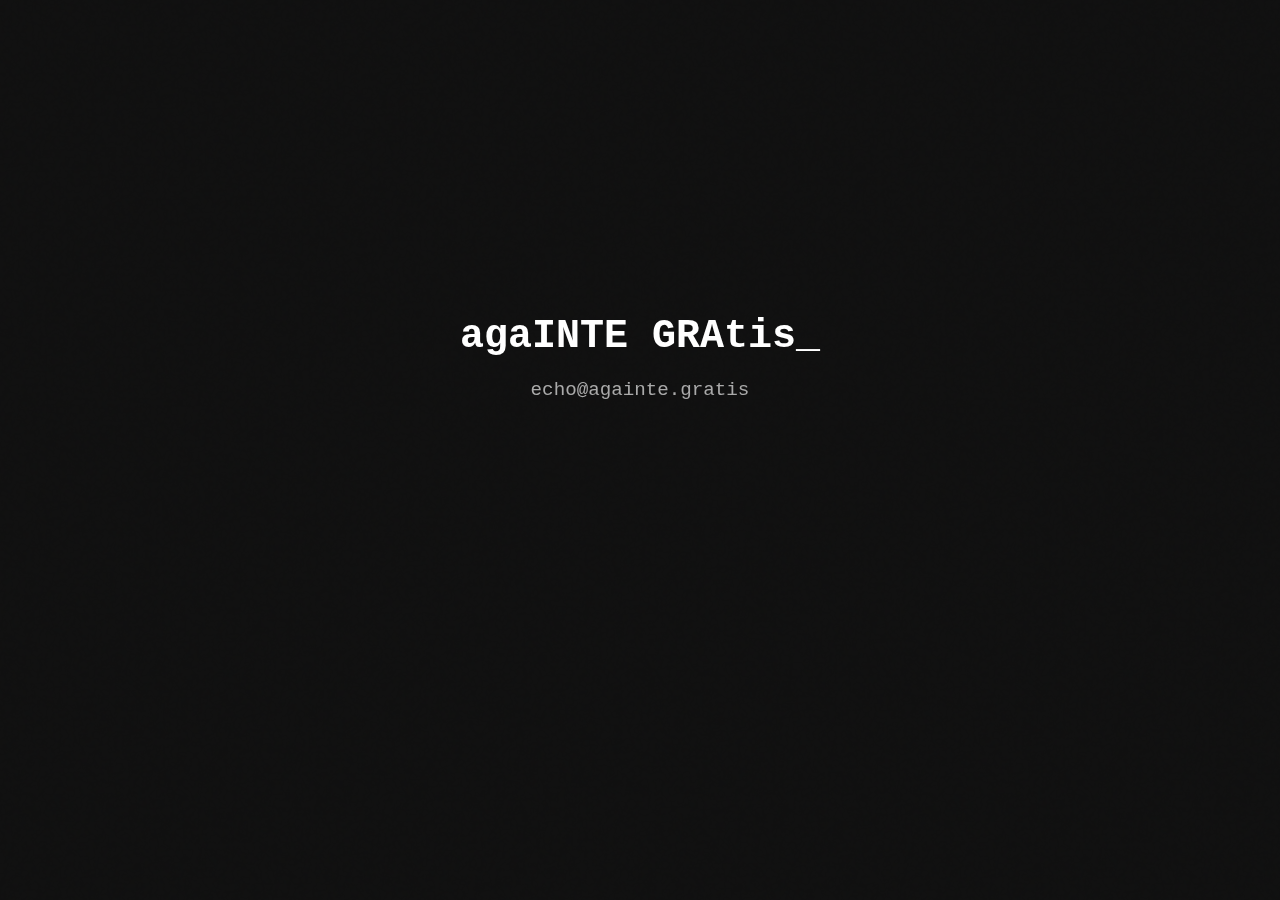
<file: index.html>
<!DOCTYPE html>
<html id="html-lang" lang="ru">
<head>
    <meta charset="UTF-8">
    <meta name="theme-color" content="#111111">
    <meta http-equiv="X-UA-Compatible" content="IE=edge">
    <meta name="viewport" content="width=device-width, initial-scale=1.0">
    <title id="page-title">Агатис Интегра</title>
    <meta name="description" id="meta-description" content="Официальный сайт автора Агатис Интегра. Книги, миры, тексты, проекты и симуляции: Δ.E.F.I.R., GG, Dev Build, Шай'ри и другие.">
    <meta name="keywords" id="meta-keywords" content="Агатис Интегра, agaINTE GRAtis, книги, Δ.E.F.I.R., GG, Шай'ри, Dev Build, Роман, ЛитРПГ, Постапокалипсис, РеалРПГ, фантастика, авторский сайт">
    <meta name="author" content="agaINTE GRAtis">
    <meta name="language" content="ru">
    <link rel="canonical" href="https://againte.gratis/">
    <meta property="og:title" id="og-title" content="Агатис Интегра — Официальный сайт">
    <meta property="og:description" id="og-description" content="Портал автора: миры Δ.E.F.I.R., GG, Шай'ри и другие проекты. Всё самое интересное — здесь.">
    <meta property="og:type" content="website">
    <meta property="og:url" content="https://againte.gratis/">
    <meta property="og:image" content="https://againte.gratis/cover.jpg">
    <meta property="og:image:width" content="1200">
    <meta property="og:image:height" content="630">
    <meta name="twitter:card" content="summary_large_image">
    <meta name="twitter:title" content="Агатис Интегра — Авторский портал">
    <meta name="twitter:description" content="Фантастические книги, манифест, симуляции и миры от автора Агатис Интегра.">
    <meta name="twitter:image" content="https://againte.gratis/cover.jpg">
    <link rel="icon" href="favicon32.png" type="image/png">
    <script type="application/ld+json" id="schema-data">
    {
        "@context": "https://schema.org",
        "@type": "Person",
        "name": "Агатис Интегра",
        "url": "https://againte.gratis",
        "email": "mailto:echo@againte.gratis",
        "sameAs": [
            "https://author.today/u/agatisintegra"
        ],
        "jobTitle": "Author",
        "worksFor": {
            "@type": "Organization",
            "name": "agaINTE GRAtis"
        }
    }
    </script>
    <script type="application/ld+json" id="books-schema">
    [
        {
            "@context": "https://schema.org",
            "@type": "CreativeWork",
            "author": {
                "@type": "Person",
                "name": "Агатис Интегра"
            },
            "name": "Δ.E.F.I.R. Фаза 1: Замедление",
            "url": "https://againte.gratis/efir",
            "inLanguage": "ru",
            "publisher": {
                "@type": "Organization",
                "name": "Author.Today"
            }
        },
        {
            "@context": "https://schema.org",
            "@type": "CreativeWork",
            "author": {
                "@type": "Person",
                "name": "Агатис Интегра"
            },
            "name": "Шай'ри",
            "url": "https://author.today/work/435263",
            "inLanguage": "ru",
            "publisher": {
                "@type": "Organization",
                "name": "Author.Today"
            }
        },
        {
            "@context": "https://schema.org",
            "@type": "CreativeWork",
            "author": {
                "@type": "Person",
                "name": "Агатис Интегра"
            },
            "name": "Dev Build: Версия 0.0.1",
            "url": "https://author.today/work/435212",
            "inLanguage": "ru",
            "publisher": {
                "@type": "Organization",
                "name": "Author.Today"
            }
        },
        {
            "@context": "https://schema.org",
            "@type": "CreativeWork",
            "author": {
                "@type": "Person",
                "name": "Агатис Интегра и Антон Хорш"
            },
            "name": "С ручкой поневоле",
            "url": "https://author.today/work/432204",
            "inLanguage": "ru",
            "publisher": {
                "@type": "Organization",
                "name": "Author.Today"
            }
        },
        {
            "@context": "https://schema.org",
            "@type": "CreativeWork",
            "author": {
                "@type": "Person",
                "name": "Агатис Интегра и Антон Хорш"
            },
            "name": "Андо",
            "url": "https://author.today/work/428774",
            "inLanguage": "ru",
            "publisher": {
                "@type": "Organization",
                "name": "Author.Today"
            }
        },
        {
            "@context": "https://schema.org",
            "@type": "CreativeWork",
            "author": {
                "@type": "Person",
                "name": "Агатис Интегра"
            },
            "name": "GG",
            "url": "https://againte.gratis/gg",
            "inLanguage": "ru"
        },
        {
            "@context": "https://schema.org",
            "@type": "CreativeWork",
            "author": {
                "@type": "Person",
                "name": "Агатис Интегра"
            },
            "name": "Ланцелот Лепёшкин и тайны Тьмумерии",
            "url": "https://author.today/work/433674",
            "inLanguage": "ru",
            "publisher": {
                "@type": "Organization",
                "name": "Author.Today"
            }
        },
        {
            "@context": "https://schema.org",
            "@type": "CreativeWork",
            "author": {
                "@type": "Person",
                "name": "Агатис Интегра"
            },
            "name": "Биокибернетический ренессанс",
            "url": "https://author.today/work/428222",
            "inLanguage": "ru",
            "publisher": {
                "@type": "Organization",
                "name": "Author.Today"
            }
        },
        {
            "@context": "https://schema.org",
            "@type": "CreativeWork",
            "author": {
                "@type": "Person",
                "name": "Агатис Интегра"
            },
            "name": "Когда миры забывают моё имя",
            "url": "https://author.today/work/427592",
            "inLanguage": "ru",
            "publisher": {
                "@type": "Organization",
                "name": "Author.Today"
            }
        },
        {
            "@context": "https://schema.org",
            "@type": "CreativeWork",
            "author": {
                "@type": "Person",
                "name": "Агатис Интегра и Антон Хорш"
            },
            "name": "Пропавшие вчера: Болото",
            "url": "https://author.today/work/427953",
            "inLanguage": "ru",
            "publisher": {
                "@type": "Organization",
                "name": "Author.Today"
            }
        }
    ]
    </script>
    <style>
        html, body {
            margin: 0;
            padding: 0;
            height: 100%;
            font-family: 'Courier New', monospace;
            background: #111;
            color: #fff;
            overflow: hidden;
            -webkit-tap-highlight-color: transparent;
            position: relative;
        }
        body::before {
            content: '';
            position: fixed;
            top: 0;
            left: 0;
            right: 0;
            bottom: 0;
            background-image: url('data:image/svg+xml;utf8,<svg viewBox="0 0 200 200" xmlns="http://www.w3.org/2000/svg"><filter id="noiseFilter"><feTurbulence type="fractalNoise" baseFrequency="0.65" numOctaves="3" stitchTiles="stitch"/><feColorMatrix type="matrix" values="1 0 0 0 0 0 1 0 0 0 0 0 1 0 0 0 0 0 0.5 0"/></filter><rect width="100%" height="100%" filter="url(%23noiseFilter)"/></svg>');
            pointer-events: none;
            opacity: 0.01;
            z-index: 1;
        }
        .section {
            display: flex;
            flex-direction: column;
            justify-content: center;
            align-items: center;
            height: 100vh;
            width: 100%;
            position: relative;
            z-index: 2;
            text-align: center;
            padding: 0 20px;
            box-sizing: border-box;
        }
        #author-name {
            font-size: 2.5em;
            font-weight: bold;
            position: relative;
            animation: pulse 2.5s infinite ease-in-out;
            margin-bottom: 10px;
        }
        #author-name::after {
            content: '_';
            animation: blink 1.2s step-start infinite;
        }
        #email {
            font-size: 1.2em;
            margin-top: 10px;
            color: #aaa;
        }
        #nav-container {
            max-width: 440px;
            display: flex;
            justify-content: space-between;
            align-items: center;
            width: 90%;
            margin-top: 20px;
            min-height: 30px;
        }
        #history-log {
            font-size: 0.8em;
            color: #444;
            white-space: pre-wrap;
            text-align: left;
            opacity: 0;
            transition: opacity 1s ease-in;
            max-height: 50px;
            overflow-y: auto;
            border-top: 1px solid #333;
            padding-top: 10px;
            font-family: 'Courier New', monospace;
            position: fixed;
            bottom: 0;
            left: 0;
            width: 100%;
            height: 50px;
        }
        #back-nav {
            opacity: 0;
            transition: opacity 0.3s ease;
            cursor: pointer;
            color: #888;
            padding: 5px 10px;
            border-radius: 3px;
            transition: all 0.2s ease;
            text-align: left;
            flex: 0 0 auto;
        }
        #back-nav:hover, #back-nav:active {
            color: #fff;
            transform: translateX(-3px);
        }
        #error-message {
            color: #ff5555;
            font-size: 1em;
            opacity: 0;
            transition: opacity 0.3s ease;
            text-align: right;
            flex: 1 1 auto;
            padding-left: 20px;
            height: 22px;
        }
        #echo-line {
            font-size: 1em;
            margin-top: 15px;
            color: #666;
            white-space: pre-wrap;
            max-width: 90%;
            text-align: left;
            opacity: 0;
            transition: opacity 1s ease-in;
            min-height: 120px;
            overflow: hidden;
            max-height: 60vh;
            text-align: center;
        }
        .hidden {
            display: none;
        }
        .clickable {
            cursor: pointer;
            text-decoration: underline;
        }
        .menu-container {
            width: 400px;
            max-width: 400px;
            margin: 0 auto;
            text-align: center;
        }
        .content-container {
            width: 400px;
            max-width: 400px;
            margin: 0 auto;
            text-align: left;
        }
        .menu-item {
            cursor: pointer;
            padding: 8px 5px;
            margin: 3px 0;
            transition: all 0.2s ease;
            position: relative;
        }
        .menu-item:hover, .menu-item:active {
            color: #fff;
            text-shadow: 0 0 5px rgba(255, 255, 255, 0.5);
            transform: translateX(3px);
        }
        .book-item {
            cursor: pointer;
            padding: 5px;
            margin: 3px 0;
            transition: all 0.2s ease;
        }
        .book-item:hover, .book-item:active {
            color: #fff;
            text-shadow: 0 0 5px rgba(255, 255, 255, 0.5);
            transform: translateX(3px);
        }
        .social-item {
            cursor: pointer;
            padding: 5px;
            margin: 3px 0;
            transition: all 0.2s ease;
        }
        .social-item:hover, .social-item:active {
            color: #fff;
            text-shadow: 0 0 5px rgba(255, 255, 255, 0.5);
            transform: translateX(3px);
        }
        @keyframes blink {
            50% {
                opacity: 0;
            }
        }
        @keyframes pulse {
            0%, 100% {
                text-shadow: 0 0 4px rgba(255, 255, 255, 0.1), 0 0 10px rgba(255, 255, 255, 0.15);
            }
            50% {
                text-shadow: 0 0 8px rgba(255, 255, 255, 0.3), 0 0 20px rgba(255, 255, 255, 0.4);
            }
        }
        @media (max-width: 600px) {
            #author-name {
                font-size: 2em;
            }
            
            #email {
                font-size: 1em;
            }
            
            #echo-line {
                font-size: 0.9em;
                margin-top: 10px;
                width: 95%;
                max-width: 95%;
                overflow-y: scroll;
            }
            .menu-container {
                width: 95%;
                max-width: 95%;
            }
            #nav-container {
                width: 95%;
                max-width: 95%;
            }
            .content-container {
                width: 95%;
                max-width: 95%;
            }
            
            .menu-item, .book-item, .social-item {
                padding: 10px 5px;
            }
        }
        @media (max-height: 500px) {
            #echo-line {
                min-height: 100px;
                margin-top: 15px;
                overflow-y: scroll;
            }
        }
    </style>
</head>
<body>
    <div id="landing" class="section">
        <div id="author-name">agaINTE GRAtis</div>
        <div id="email">echo@againte.gratis</div>
        <div id="nav-container">
            <div id="back-nav" onclick="handleBack()">↶ Назад</div>
            <div id="error-message"></div>
        </div>
        <div id="echo-line"></div>
        <div id="history-log"></div>
    </div>
    <script src="script.js"></script>
</body>
</html>
</file>
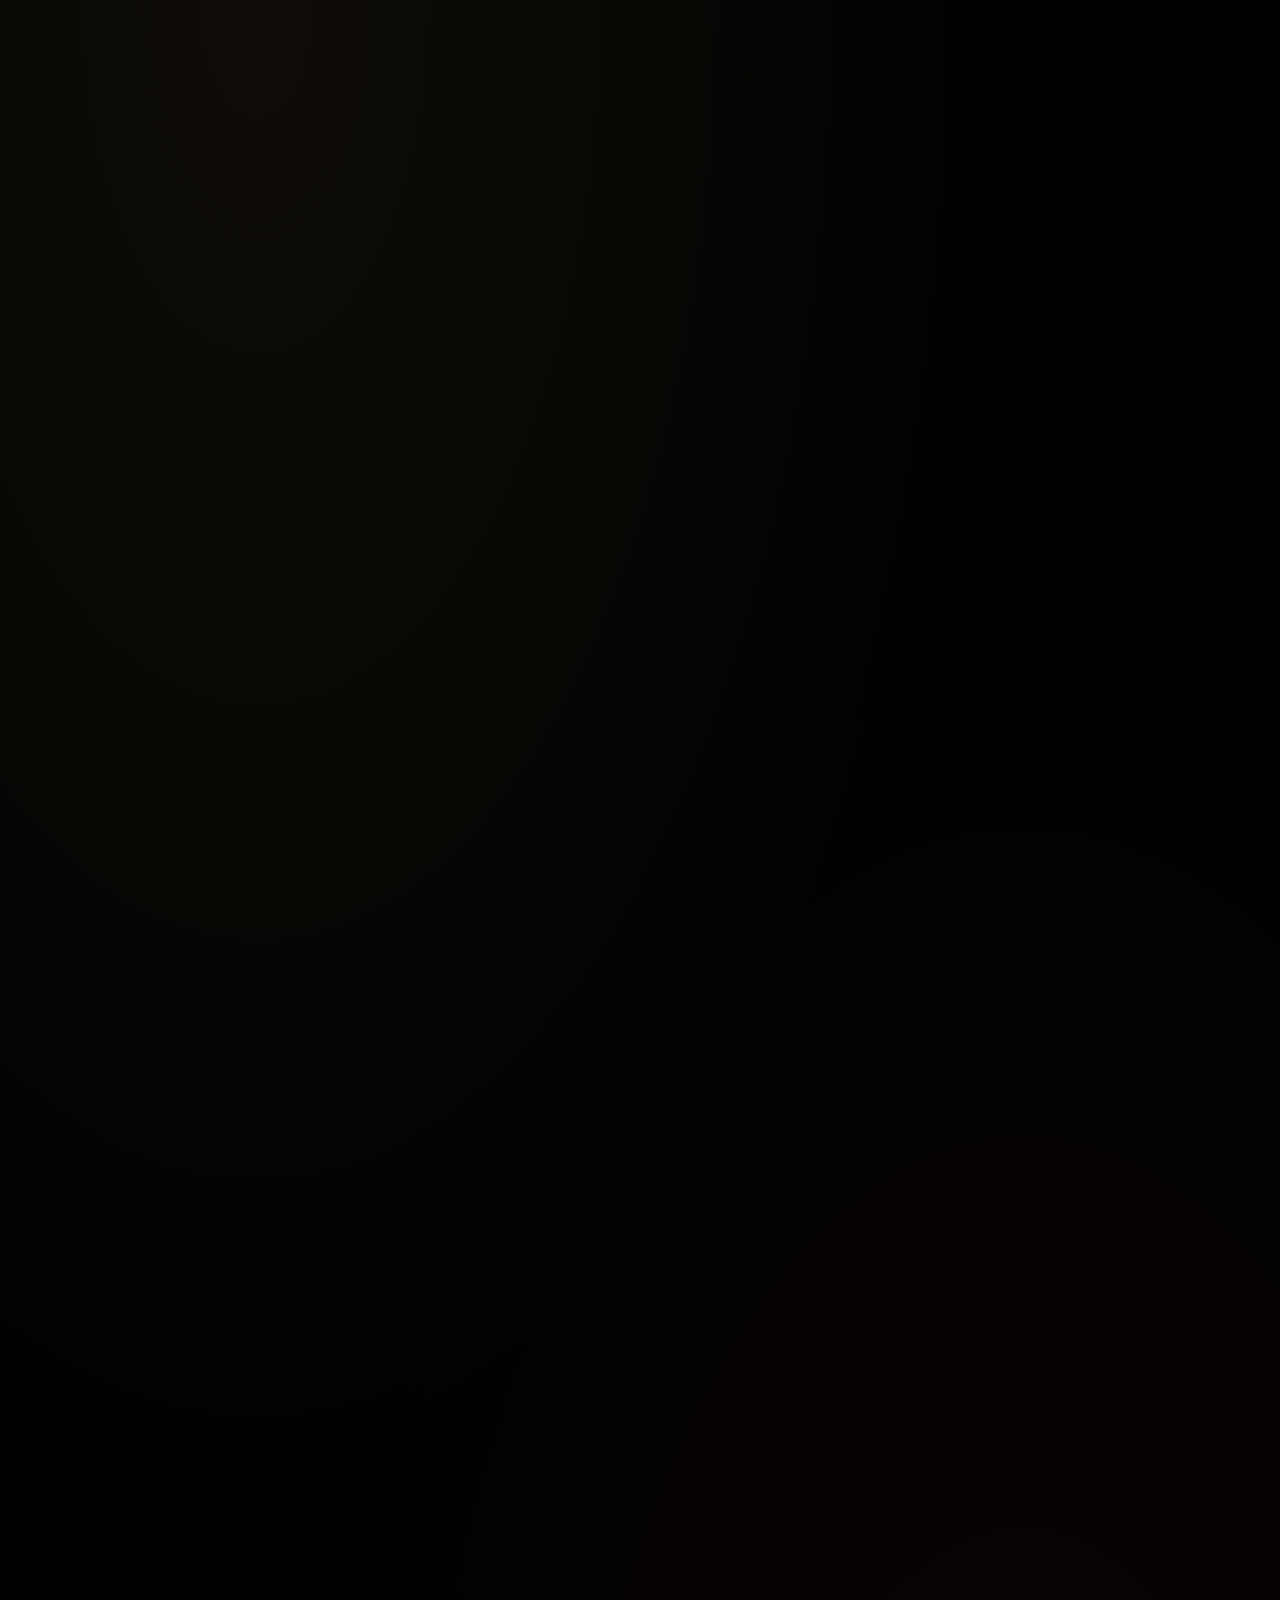
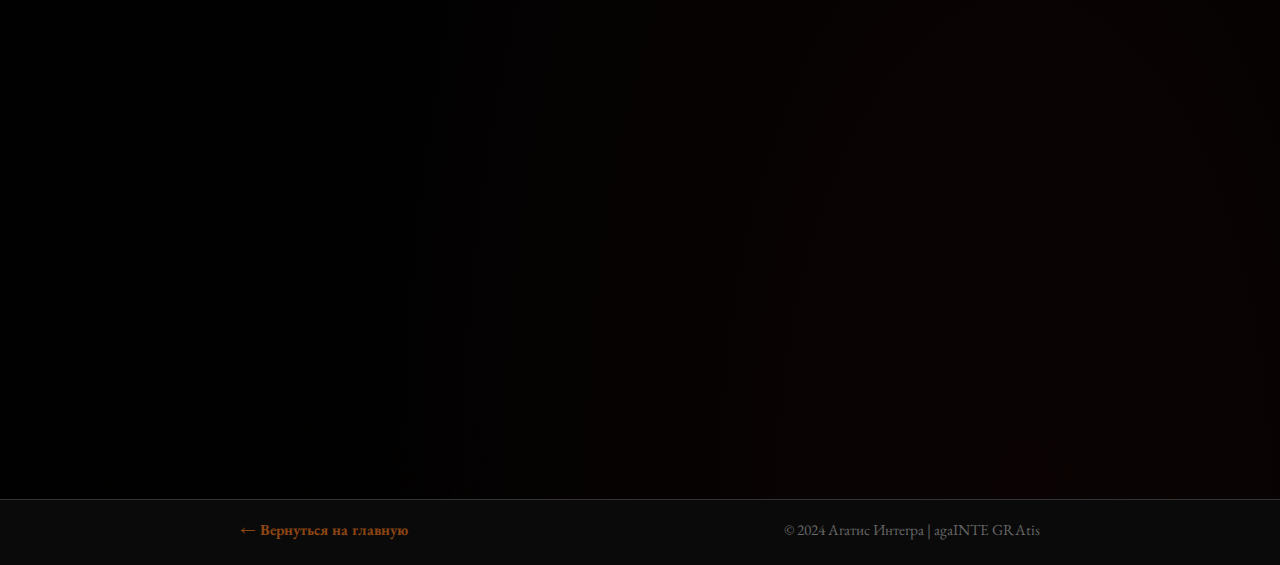
<file: auntie/index.html>
<!DOCTYPE html>
<html lang="ru">

<head>
  <meta charset="UTF-8">
  <meta name="viewport" content="width=device-width, initial-scale=1.0">
  <title>Тётушка Агатис — Истории, которые нельзя забыть</title>
  <meta name="description" content="Тётушка Агатис — мрачные истории и миниатюры автора Агатис Интегра. Читайте подборку рассказов и фрагментов." />
  <meta name="robots" content="index, follow">
  <link rel="canonical" href="https://againte.gratis/auntie/">
  <meta property="og:type" content="website">
  <meta property="og:title" content="Тётушка Агатис — Истории, которые нельзя забыть | Агатис Интегра">
  <meta property="og:description" content="Мрачные истории и миниатюры от Агатис Интегра. Подборка рассказов и фрагментов." />
  <meta property="og:url" content="https://againte.gratis/auntie/">
  <meta property="og:image" content="https://againte.gratis/author.jpg">
  <meta property="og:image:alt" content="Портрет автора">
  <meta property="og:site_name" content="agaINTE GRAtis">
  <meta property="og:locale" content="ru_RU">
  <meta name="twitter:card" content="summary_large_image">
  <meta name="twitter:title" content="Тётушка Агатис — Истории, которые нельзя забыть">
  <meta name="twitter:description" content="Мрачные истории и миниатюры от Агатис Интегра.">
  <meta name="twitter:image" content="https://againte.gratis/author.jpg">
  <meta name="twitter:image:alt" content="Портрет автора">
  <script type="application/ld+json">
  {
    "@context": "https://schema.org",
    "@type": "CollectionPage",
    "name": "Тётушка Агатис",
    "description": "Мрачные истории и миниатюры от Агатис Интегра",
    "inLanguage": "ru",
    "url": "https://againte.gratis/auntie/"
  }
  </script>

  <!-- Современные шрифты с поддержкой кириллицы -->
  <link rel="preconnect" href="https://fonts.googleapis.com">
  <link rel="preconnect" href="https://fonts.gstatic.com" crossorigin>
  <link
    href="https://fonts.googleapis.com/css2?family=EB+Garamond:ital,wght@0,400;0,500;0,600;1,400&family=Forum&family=Manrope:wght@300;400&display=swap"
    rel="stylesheet">
  <link rel="icon" href="https://againte.gratis/favicon32.png" type="image/png">
  <link rel="alternate" hreflang="ru" href="https://againte.gratis/auntie/">
  <script type="application/ld+json">
  {
    "@context": "https://schema.org",
    "@type": "BreadcrumbList",
    "itemListElement": [
      {"@type": "ListItem", "position": 1, "name": "Главная", "item": "https://againte.gratis/"},
      {"@type": "ListItem", "position": 2, "name": "Тётушка Агатис", "item": "https://againte.gratis/auntie/"}
    ]
  }
  </script>
  <style>
    /* CSS Reset и базовые переменные */
    :root {
      --primary-font: 'EB Garamond', serif;
      --accent-font: 'Forum', cursive;
      --ui-font: 'Manrope', sans-serif;

      --gold: #C9A961;
      --blood: #8B1A1A;
      --darkness: #0A0A0A;
      --mist: #1A1A1A;

      --text-primary: #E8DCC4;
      --text-secondary: #A89F91;

      --transition-smooth: cubic-bezier(0.23, 1, 0.32, 1);
      --transition-text: cubic-bezier(0.43, 0.195, 0.02, 1);
    }

    * {
      margin: 0;
      padding: 0;
      box-sizing: border-box;
    }

    /* Современная типографика с fluid scaling */
    html {
      font-size: clamp(14px, 1.2vw, 20px);
      scroll-behavior: smooth;
    }

    body {
      font-family: var(--primary-font);
      color: var(--text-primary);
      background: var(--darkness);
      overflow-x: hidden;
      position: relative;
    }

    /* Убираем скроллбар для чистоты */
    body::-webkit-scrollbar {
      width: 0;
      display: none;
    }

    /* Основной контейнер с фоновой текстурой */
    .narrative-space {
      min-height: 100vh;
      position: relative;
      /* Слоистый фон: текстура + градиенты для атмосферы */
      background:
        /* Верхний слой - цветовые акценты */
        radial-gradient(ellipse at 20% 0%, rgba(201, 169, 97, 0.08) 0%, transparent 50%),
        radial-gradient(ellipse at 80% 100%, rgba(139, 26, 26, 0.08) 0%, transparent 50%),
        /* Средний слой - ваша текстура */
        url('images/texture-bg.jpg') center/cover,
        /* Нижний слой - базовый цвет */
        var(--darkness);
      /* Режим смешивания для текстуры */
      background-blend-mode: normal, normal, multiply, normal;
    }

    /* Убираем лишний псевдоэлемент, так как текстура уже есть в фоне */

    /* Вступительная сцена - полное погружение */
    .opening-scene {
      height: 100vh;
      display: flex;
      align-items: center;
      justify-content: center;
      position: relative;
      z-index: 10;
    }

    /* Контейнер для портрета с изображением */
    .agatis-portrait {
      position: absolute;
      top: 50%;
      left: 50%;
      transform: translate(-50%, -50%);
      width: 300px;
      height: 300px;
      opacity: 0;
      animation: portraitFadeIn 2s ease 0.5s forwards;
      z-index: -1;
    }

    /* Главный текстовый блок с кинематографичной подачей */
    .narrative-intro {
      max-width: 850px;
      padding: 0 2rem;
      text-align: center;
      position: relative;
    }

    /* Обращение - появляется построчно */
    .greeting {
      font-size: clamp(3.5rem, 6vw, 5.5rem);
      font-weight: 400;
      line-height: 1.1;
      letter-spacing: -0.02em;
      margin-bottom: 3rem;
      opacity: 0;
      animation: revealText 1.2s var(--transition-text) 0.5s forwards;
    }

    .greeting .line {
      display: block;
      overflow: hidden;
    }

    .greeting .line span {
      display: inline-block;
      transform: translateY(100%);
      animation: slideUp 0.8s var(--transition-smooth) forwards;
    }

    .greeting .line:nth-child(1) span {
      animation-delay: 0.6s;
    }

    .greeting .line:nth-child(2) span {
      animation-delay: 0.8s;
    }

    .greeting .line:nth-child(3) span {
      animation-delay: 1s;
    }

    @keyframes slideUp {
      to {
        transform: translateY(0);
      }
    }

    @keyframes revealText {
      to {
        opacity: 1;
      }
    }

    /* Основной текст с эффектом печатной машинки */
    .intro-text {
      font-size: clamp(1.3rem, 2.2vw, 1.8rem);
      line-height: 1.6;
      color: var(--text-secondary);
      font-weight: 400;
      letter-spacing: 0.01em;
      opacity: 0;
      animation: fadeInText 1.5s ease 2s forwards;
    }

    .intro-text p {
      margin-bottom: 1.5rem;
    }

    .intro-text em {
      font-style: normal;
      color: var(--text-primary);
      font-weight: 500;
    }

    @keyframes fadeInText {
      to {
        opacity: 1;
      }
    }

    /* Секция книг - органично вплетена в повествование */
    .books-revelation {
      min-height: 100vh;
      padding: 8rem 2rem;
      display: flex;
      align-items: center;
      justify-content: center;
      position: relative;
    }

    /* Контейнер для книг с эффектом появления */
    .books-container {
      display: grid;
      grid-template-columns: repeat(auto-fit, minmax(380px, 1fr));
      gap: 4rem;
      max-width: 900px;
      width: 100%;
      opacity: 0;
      transform: translateY(30px);
      transition: all 1.2s var(--transition-smooth);
    }

    .books-container.revealed {
      opacity: 1;
      transform: translateY(0);
    }

    /* Современная карточка книги */
    .book-entity {
      position: relative;
      aspect-ratio: 2/3;
      overflow: hidden;
      border-radius: 4px;
      cursor: none;
      transition: transform 0.6s var(--transition-smooth);
    }

    /* Убираем кастомный курсор - оставляем стандартный */
    .book-entity {
      cursor: pointer;
    }

    .book-entity:hover {
      transform: scale(1.02);
    }

    /* Обложки книг с реальными изображениями */
    .book-cover {
      width: 100%;
      height: 100%;
      position: relative;
      overflow: hidden;
      background-size: cover;
      background-position: center;
      background-repeat: no-repeat;
    }

    /* Попаданцы - космическая эстетика */
    .book-popadancy .book-cover {
      background-image:
        linear-gradient(135deg, rgba(201, 169, 97, 0.1) 0%, transparent 60%),
        url('images/cover-popadancy.jpg');
      background-size: cover, cover;
      background-position: center, center;
    }

    /* Ужастики - мрачная эстетика */
    .book-ujastiki .book-cover {
      background-image:
        linear-gradient(135deg, rgba(139, 26, 26, 0.1) 0%, transparent 60%),
        url('images/cover-ujastiki.jpg');
      background-size: cover, cover;
      background-position: center, center;
    }

    /* Внутреннее содержимое книги */
    .book-inner {
      height: 100%;
      display: flex;
      flex-direction: column;
      padding: 3rem;
      position: relative;
      z-index: 2;
      /* Добавляем темный фон для читабельности текста поверх обложки */
      background: linear-gradient(to bottom,
          rgba(0, 0, 0, 0.7) 0%,
          rgba(0, 0, 0, 0.5) 50%,
          rgba(0, 0, 0, 0.8) 100%);
    }

    /* Заголовки книг */
    .book-title {
      font-family: var(--accent-font);
      font-size: 2.5rem;
      line-height: 1;
      margin-bottom: 0.5rem;
      letter-spacing: 0.02em;
    }

    .book-popadancy .book-title {
      color: var(--gold);
    }

    .book-ujastiki .book-title {
      color: var(--blood);
    }

    .book-subtitle {
      font-size: 1.1rem;
      color: var(--text-secondary);
      margin-bottom: 2rem;
      opacity: 0.8;
    }

    /* Жанр книги */
    .book-genre {
      font-family: var(--ui-font);
      font-size: 0.7rem;
      letter-spacing: 0.3em;
      text-transform: uppercase;
      margin-bottom: auto;
      opacity: 0.6;
    }

    /* Описание при наведении */
    .book-description {
      position: absolute;
      bottom: 0;
      left: 0;
      right: 0;
      padding: 3rem;
      background: linear-gradient(to top, rgba(0, 0, 0, 0.99) 0%, transparent 100%);
      transform: translateY(100%);
      transition: transform 0.5s var(--transition-smooth);
    }

    .book-entity:hover .book-description {
      transform: translateY(0);
    }

    .book-description p {
      font-size: 1.2rem;
      line-height: 1.6;
      margin-bottom: 1.5rem;
    }

    /* Ambient анимации для книг */
    .book-ambient {
      position: absolute;
      top: 0;
      left: 0;
      width: 100%;
      height: 100%;
      opacity: 0;
      transition: opacity 1s ease;
      pointer-events: none;
    }

    .book-entity:hover .book-ambient {
      opacity: 1;
    }

    /* Световые блики для попаданцев */
    .light-particles {
      position: absolute;
      width: 2px;
      height: 2px;
      background: var(--gold);
      border-radius: 50%;
      animation: floatLight 10s infinite linear;
    }

    @keyframes floatLight {
      0% {
        transform: translateY(100%) translateX(0);
        opacity: 0;
      }

      20% {
        opacity: 1;
      }

      80% {
        opacity: 1;
      }

      100% {
        transform: translateY(-100vh) translateX(100px);
        opacity: 0;
      }
    }

    /* Тени для ужастиков */
    .shadow-wisps {
      position: absolute;
      width: 100%;
      height: 20%;
      background: linear-gradient(to right, transparent, rgba(139, 26, 26, 0.1), transparent);
      filter: blur(20px);
      animation: shadowMove 8s infinite ease-in-out;
    }

    @keyframes shadowMove {

      0%,
      100% {
        transform: translateX(-100%);
      }

      50% {
        transform: translateX(100%);
      }
    }

    /* Финальная подпись */
    .farewell {
      padding: 8rem 2rem;
      text-align: center;
      opacity: 0;
      transition: opacity 1.5s ease;
    }

    .farewell.visible {
      opacity: 1;
    }

    .signature {
      font-family: var(--accent-font);
      font-size: 1.3rem;
      color: var(--text-secondary);
      letter-spacing: 0.05em;
    }

    .signature em {
      display: block;
      margin-top: 0.5rem;
      color: var(--gold);
      opacity: 0.8;
    }

    /* Мета-сообщение */
    .meta-message {
      position: fixed;
      bottom: 2rem;
      right: 2rem;
      font-family: var(--ui-font);
      font-size: 0.7rem;
      color: var(--text-secondary);
      opacity: 0;
      letter-spacing: 0.1em;
      transition: opacity 0.5s ease;
      max-width: 300px;
      text-align: right;
      line-height: 1.4;
    }

    .meta-message.visible {
      opacity: 0.5;
    }

    /* Адаптивность */
    @media (max-width: 768px) {
      .books-container {
        grid-template-columns: 1fr;
        gap: 3rem;
      }

      .greeting {
        font-size: clamp(2.5rem, 8vw, 3.5rem);
      }

      .book-title {
        font-size: 2rem;
      }
    }

    @keyframes shimmer {
      to {
        background-position: 200% center;
      }
    }
  </style>
</head>

<body>
  <!-- Пространство повествования -->
  <div class="narrative-space">
    <!-- Вступительная сцена -->
    <section class="opening-scene">
      <!-- Портрет тетушки Агатис -->
      <div class="agatis-portrait">
      </div>

      <div class="narrative-intro">
        <h1 class="greeting">
          <span class="line"><span>Знаете,</span></span>
          <span class="line"><span>дорогие мои,</span></span>
          <span class="line"><span>есть истории...</span></span>
        </h1>

        <div class="intro-text">
          <p>которые <em>нельзя рассказывать</em>. Но я всё же рассказываю.</p>
          <p>Потому что молчание — это тоже выбор. А я выбираю <em>шёпот в темноте</em>.</p>
        </div>
      </div>
    </section>

    <!-- Откровение книг -->
    <section class="books-revelation">
      <div class="books-container" id="booksContainer">
        <!-- Книга попаданцев -->
        <article class="book-entity book-popadancy" data-cursor-text="ЧИТАТЬ">
          <div class="book-cover">
            <div class="book-description">
              <p>Истории о тех, кто попал не туда, не так и не вовремя. Где системные окна глючат, а героизм измеряется
                в листах туалетной бумаги.</p>
            </div>

            <div class="book-ambient">
              <!-- Генерируются JS -->
            </div>
          </div>
        </article>

        <!-- Книга ужастиков -->
        <article class="book-entity book-ujastiki" data-cursor-text="ОТКРЫТЬ">
          <div class="book-cover">
            <div class="book-description">
              <p>После этих историй вы будете проверять зеркала. И тени. И особенно — зеркала в тенях. Иногда отражение
                моргает первым.</p>
            </div>

            <div class="book-ambient">
              <div class="shadow-wisps"></div>
            </div>
          </div>
        </article>
      </div>
    </section>

    <!-- Прощание -->
    <section class="farewell" id="farewell">
      <div class="signature">
        С теплом и лёгким безумием,
        <em>Ваша тетушка Агатис</em>
      </div>
    </section>
  </div>

  <!-- Мета-сообщение -->
  <div class="meta-message" id="metaMessage">
    А ты точно уверен, что это ты выбрал читать эти истории?
  </div>

  <script>
    // Современный подход к интерактивности
    class AgatisExperience {
      constructor() {
        this.initializeElements();
        this.setupObservers();
        this.initializeAnimations();
        this.setupCursor();
        this.createAmbientEffects();
      }

      initializeElements() {
        this.booksContainer = document.getElementById('booksContainer');
        this.farewell = document.getElementById('farewell');
        this.metaMessage = document.getElementById('metaMessage');
        this.books = document.querySelectorAll('.book-entity');
      }

      setupObservers() {
        // Intersection Observer для плавного появления элементов
        const observerOptions = {
          threshold: 0.1,
          rootMargin: '0px 0px -10% 0px'
        };

        const observer = new IntersectionObserver((entries) => {
          entries.forEach(entry => {
            if (entry.isIntersecting) {
              if (entry.target.id === 'booksContainer') {
                entry.target.classList.add('revealed');
                // Показываем мета-сообщение через некоторое время
                setTimeout(() => {
                  this.metaMessage.classList.add('visible');
                }, 3000);
              }
              if (entry.target.id === 'farewell') {
                entry.target.classList.add('visible');
              }
            }
          });
        }, observerOptions);

        observer.observe(this.booksContainer);
        observer.observe(this.farewell);
      }

      initializeAnimations() {
        // Параллакс эффект при скролле
        let ticking = false;
        const handleScroll = () => {
          if (!ticking) {
            window.requestAnimationFrame(() => {
              const scrolled = window.scrollY;

              // Subtle parallax для текста
              document.querySelectorAll('.greeting, .intro-text').forEach((el, i) => {
                el.style.transform = `translateY(${scrolled * 0.15 * (i + 1)}px)`;
                el.style.opacity = Math.max(0, 1 - scrolled * 0.001);
              });

              ticking = false;
            });
            ticking = true;
          }
        };

        window.addEventListener('scroll', handleScroll, { passive: true });
      }

      setupCursor() {
        // Простые эффекты при наведении на книги
        this.books.forEach(book => {
          // Smooth hover effect
          book.addEventListener('mouseenter', () => {
            book.style.transform = 'scale(1.02)';
          });

          book.addEventListener('mouseleave', () => {
            book.style.transform = 'scale(1)';
          });

          // Клик на книгу
          book.addEventListener('click', () => {
            console.log(`Opening: ${book.classList.contains('book-popadancy') ? 'Попаданцы' : 'Ужастики'}`);
            window.location.href = book.classList.contains('book-popadancy') ? 'https://author.today/reader/474714' : 'https://author.today/reader/472704';
          });
        });
      }

      createAmbientEffects() {
        // Создаем световые частицы для книги попаданцев
        const popadancyAmbient = document.querySelector('.book-popadancy .book-ambient');
        if (popadancyAmbient) {
          for (let i = 0; i < 15; i++) {
            const particle = document.createElement('div');
            particle.className = 'light-particles';
            particle.style.left = Math.random() * 100 + '%';
            particle.style.animationDelay = Math.random() * 10 + 's';
            particle.style.animationDuration = (10 + Math.random() * 10) + 's';
            popadancyAmbient.appendChild(particle);
          }
        }
      }
    }

    // Инициализация при загрузке
    document.addEventListener('DOMContentLoaded', () => {
      new AgatisExperience();

      // Плавное появление элементов
      document.querySelectorAll('.line span').forEach((span, i) => {
        span.style.animationDelay = (0.6 + i * 0.2) + 's';
      });
    });

    // Эффект изменения мета-сообщения
    let messageIndex = 0;
    const messages = [
      "А ты точно уверен, что это ты выбрал читать эти истории?",
      "Иногда книги выбирают своих читателей.",
      "Не все истории хотят быть прочитанными.",
      "Ты всё ещё здесь? Интересно."
    ];

    setInterval(() => {
      const metaMessage = document.getElementById('metaMessage');
      if (metaMessage && metaMessage.classList.contains('visible')) {
        metaMessage.style.opacity = '0';
        setTimeout(() => {
          messageIndex = (messageIndex + 1) % messages.length;
          metaMessage.textContent = messages[messageIndex];
          metaMessage.style.opacity = '0.5';
        }, 500);
      }
    }, 8000);

    // Эффект "дыхания" для фона
    let breathPhase = 0;
    function breatheBackground() {
      breathPhase += 0.01;
      const intensity = Math.sin(breathPhase) * 0.02 + 0.98;
      document.querySelector('.narrative-space').style.opacity = intensity;
      requestAnimationFrame(breatheBackground);
    }
    breatheBackground();
  </script>

  <!-- Футер -->
  <footer style="
      background: #0a0a0a;
      padding: 20px 0 10px 0;
      text-align: center;
      border-top: 1px solid #333;
      color: #888;
      font-size: 1em;
  ">
    <div style="max-width: 800px; margin: 0 auto;">
      <p style="margin-bottom: 15px; display: flex; justify-content: space-between; flex-direction: row;">
        <a href="https://againte.gratis/" style="
                  color: #8B4513;
                  text-decoration: none;
                  font-weight: bold;
                  transition: color 0.3s ease;
              " onmouseover="this.style.color='#CD853F'" onmouseout="this.style.color='#8B4513'">
          ← Вернуться на главную
        </a>
        <span style="margin: 0; color: #666;">
          © 2024 Агатис Интегра | agaINTE GRAtis
        </span>
      </p>
    </div>
  </footer>
</body>

</html>
</file>
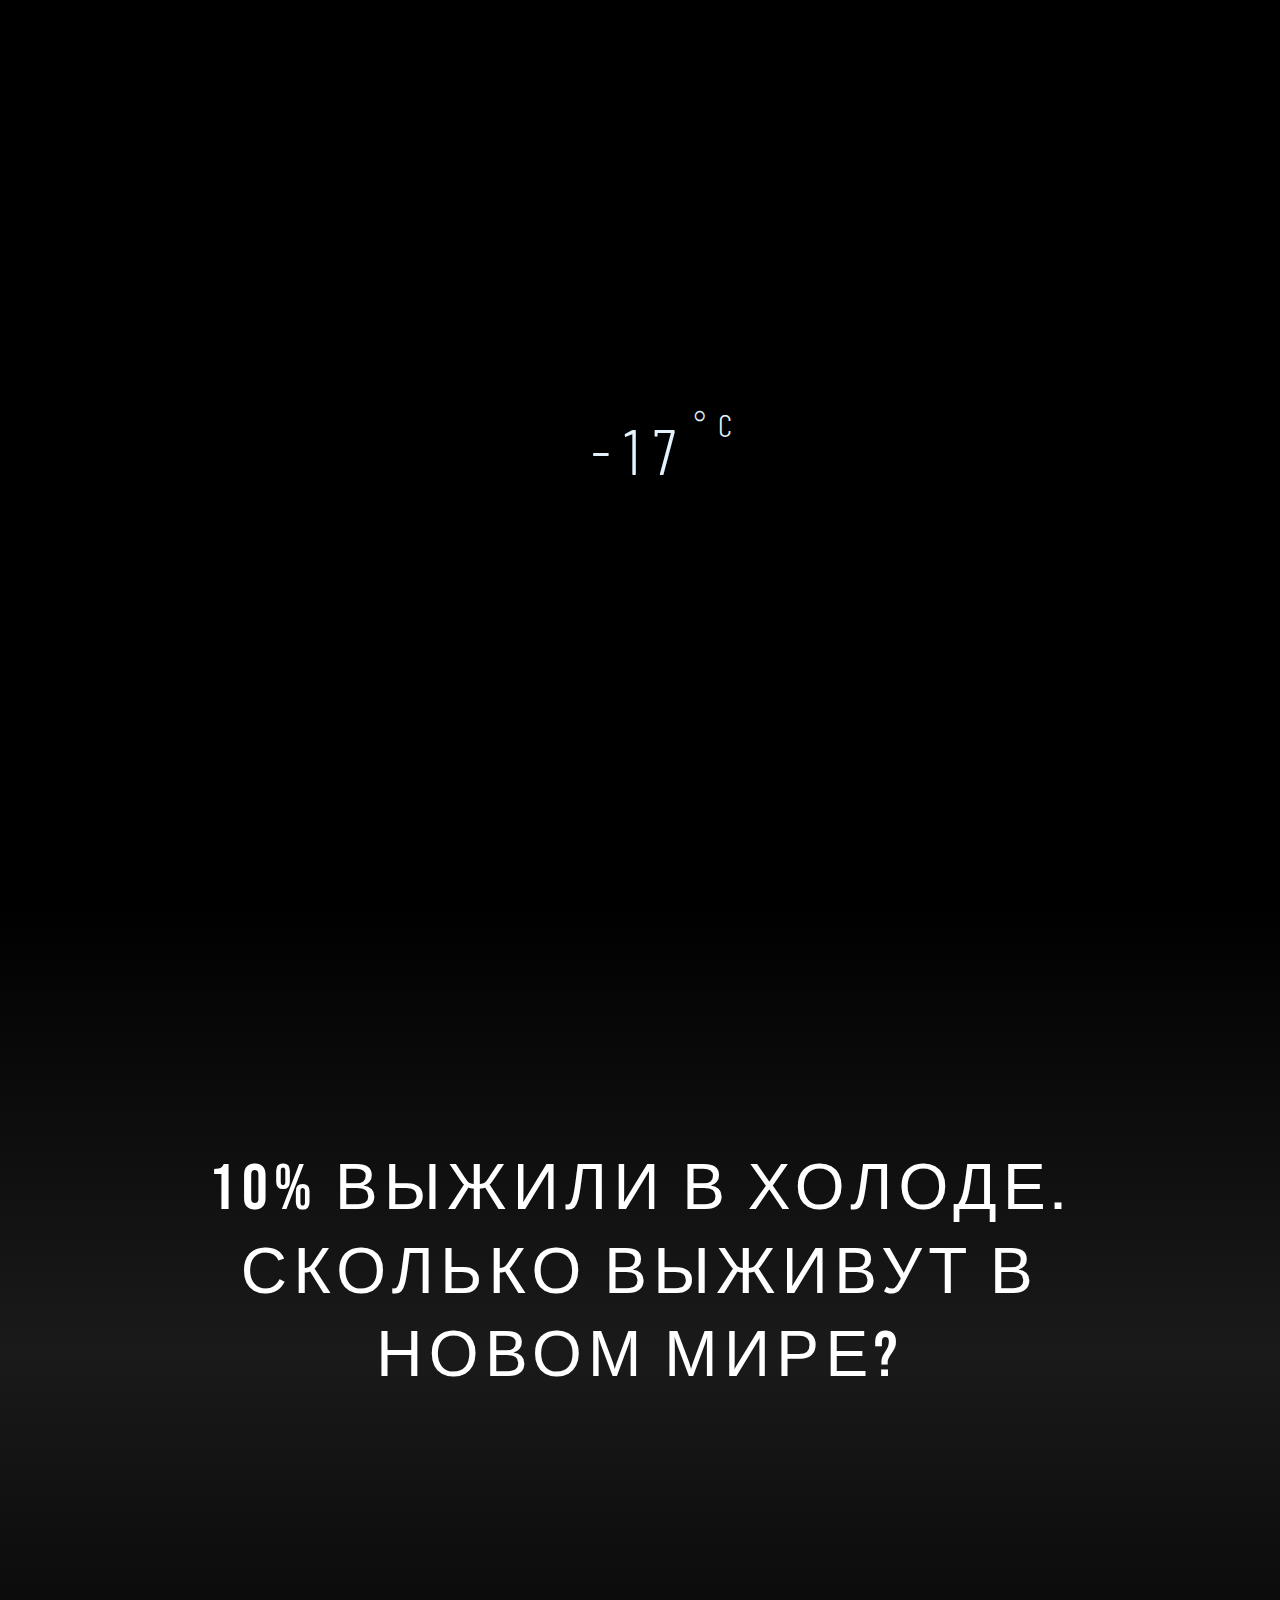
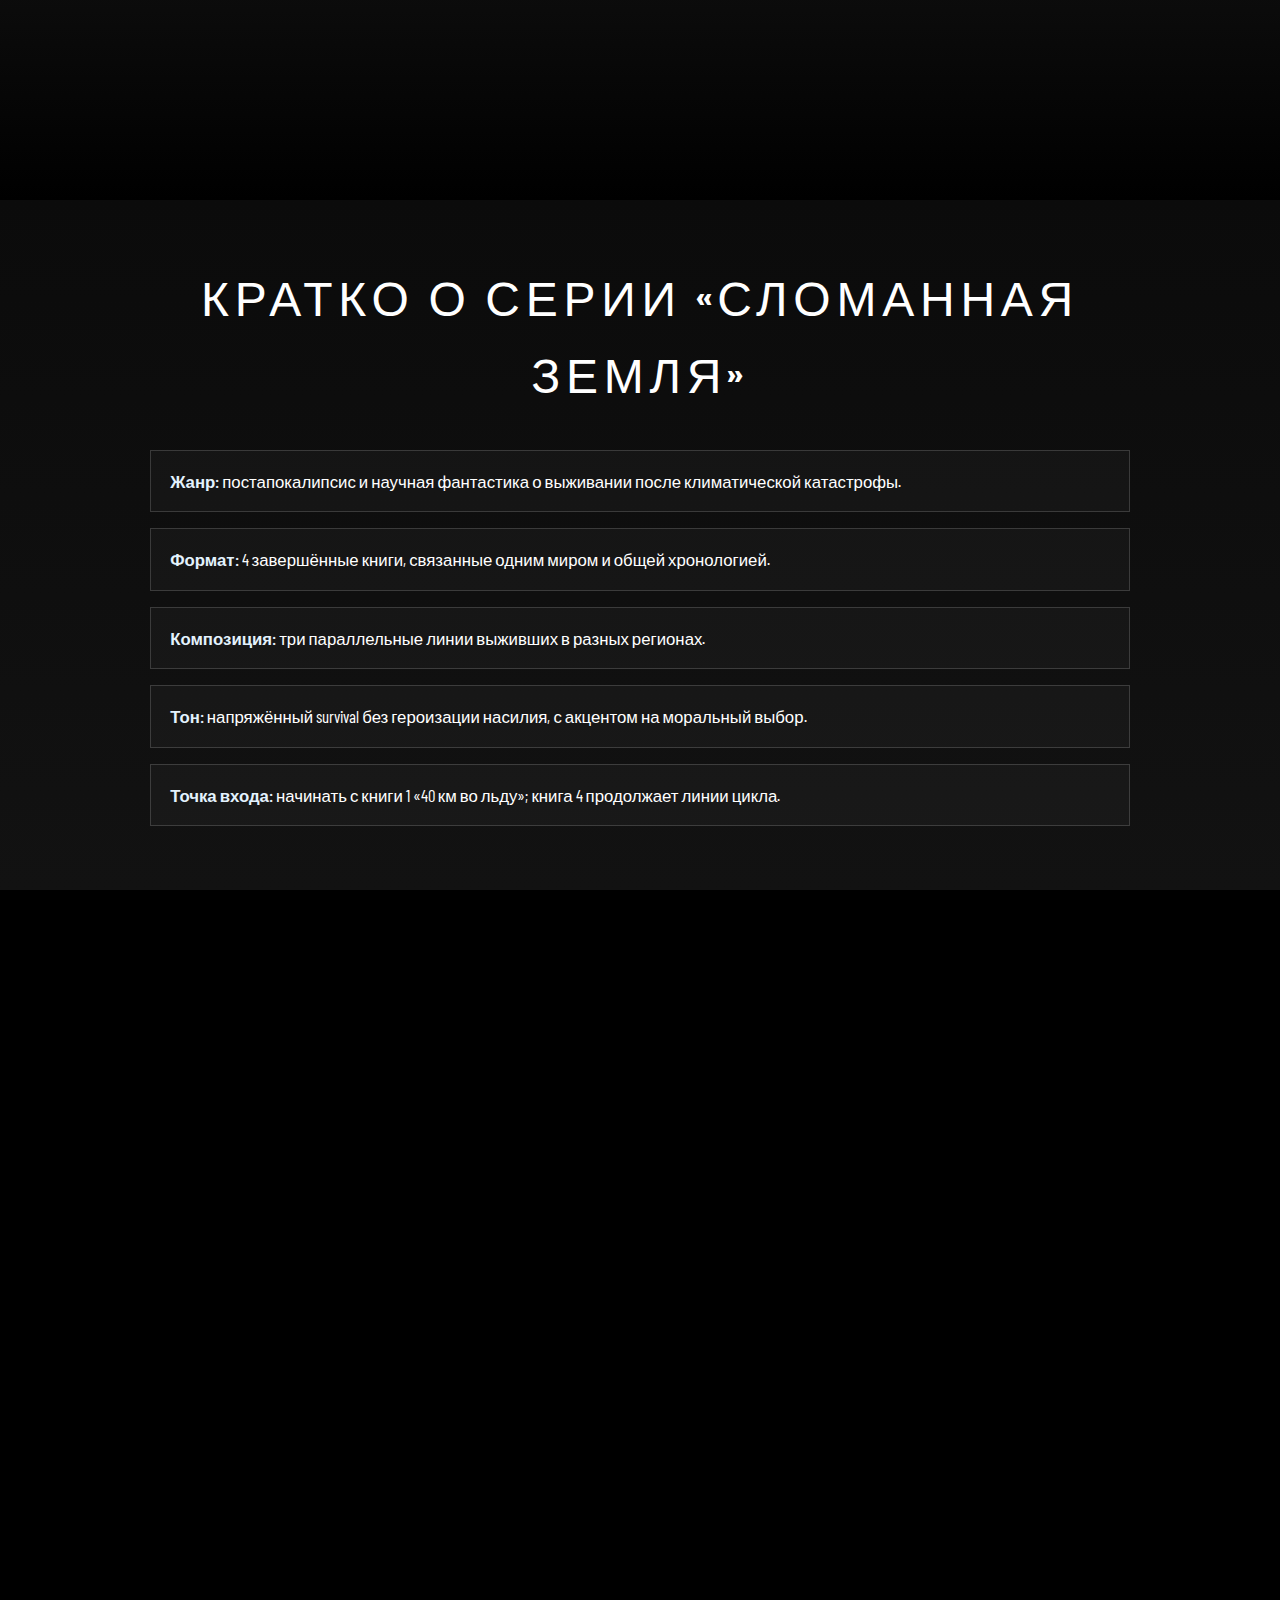
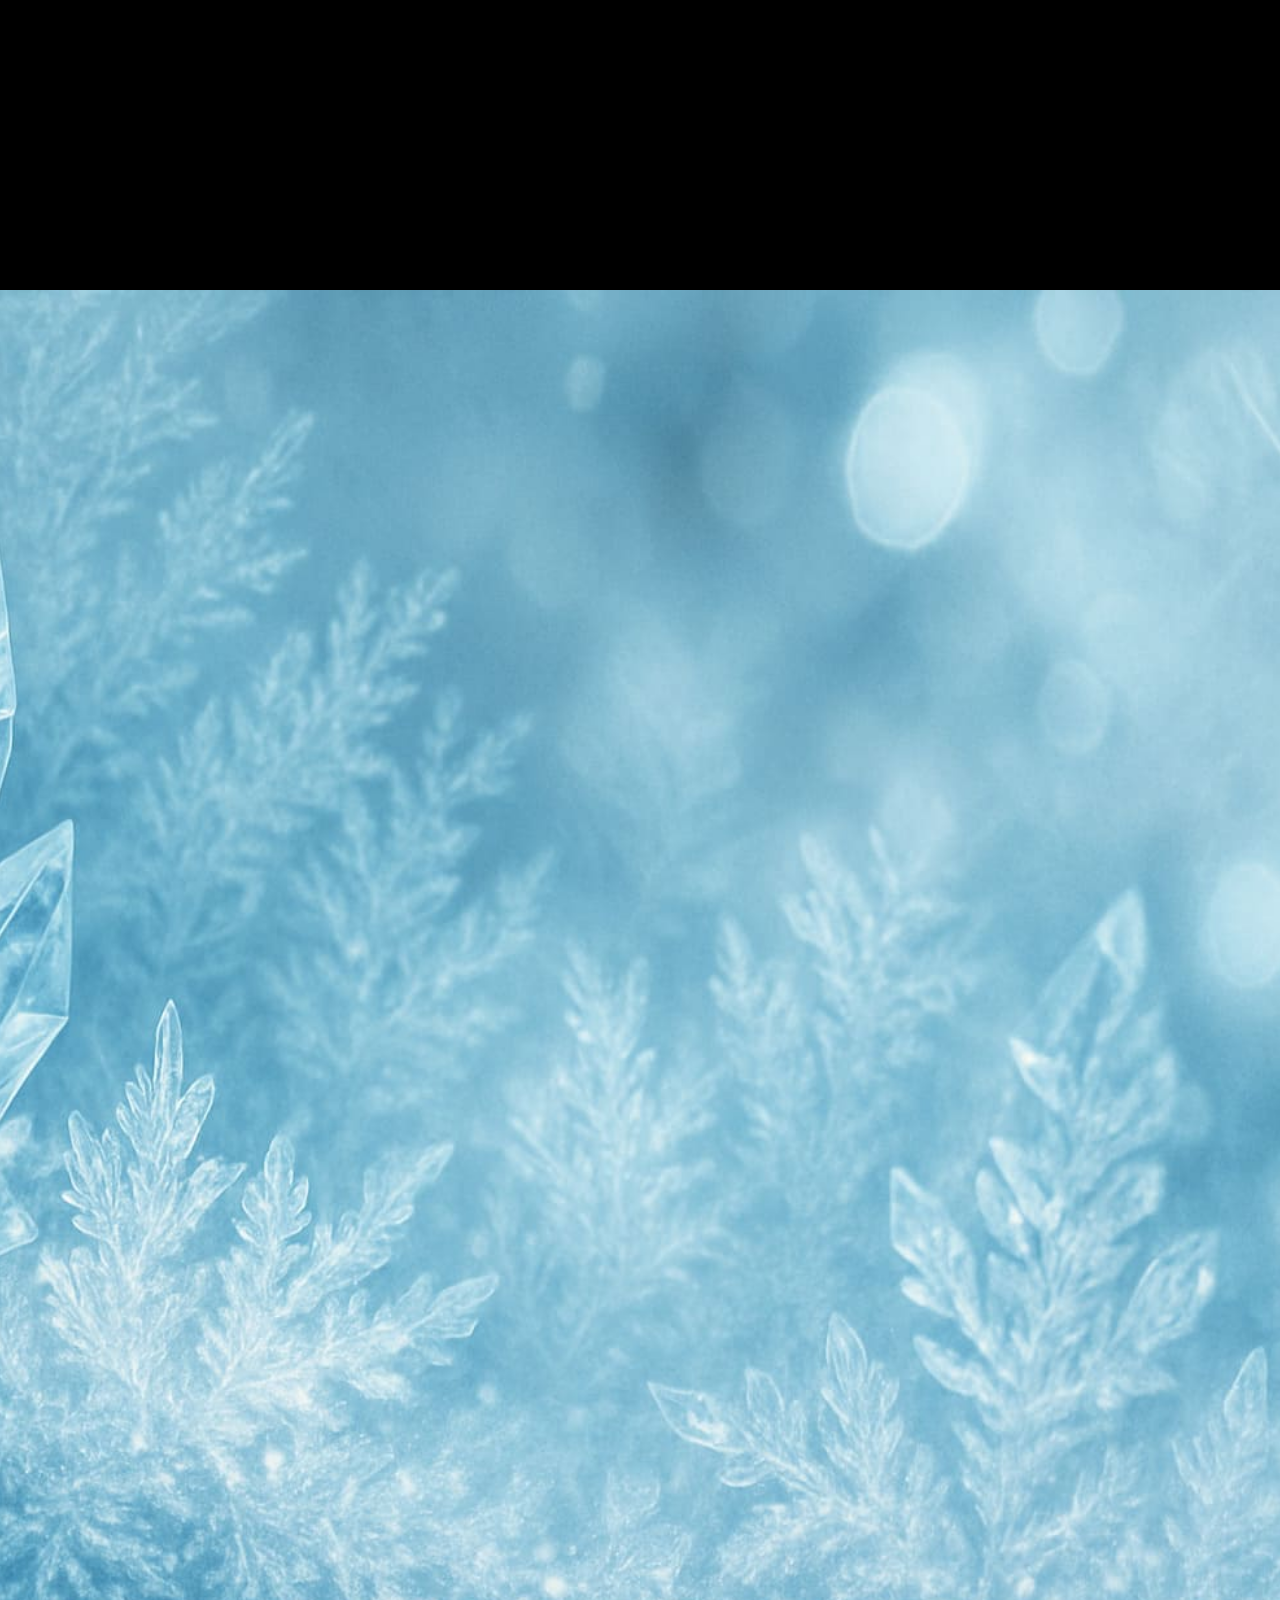
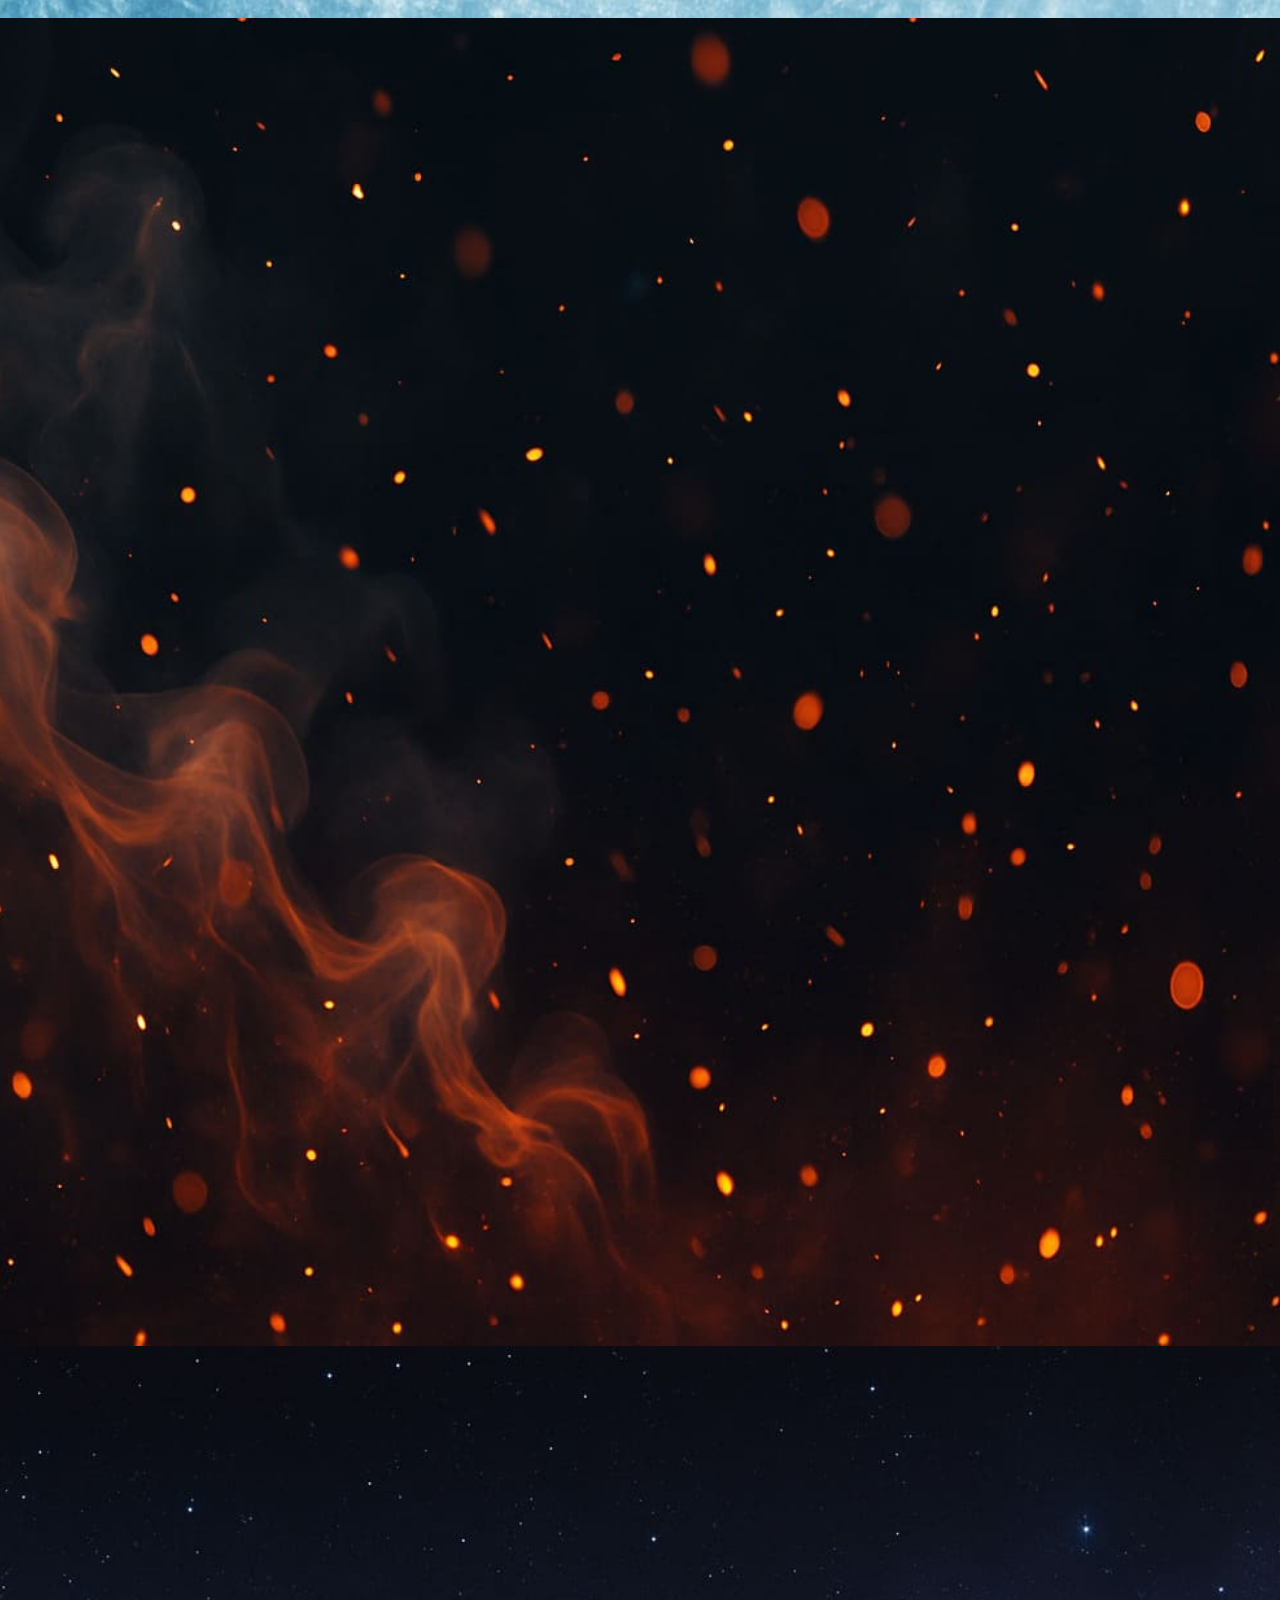
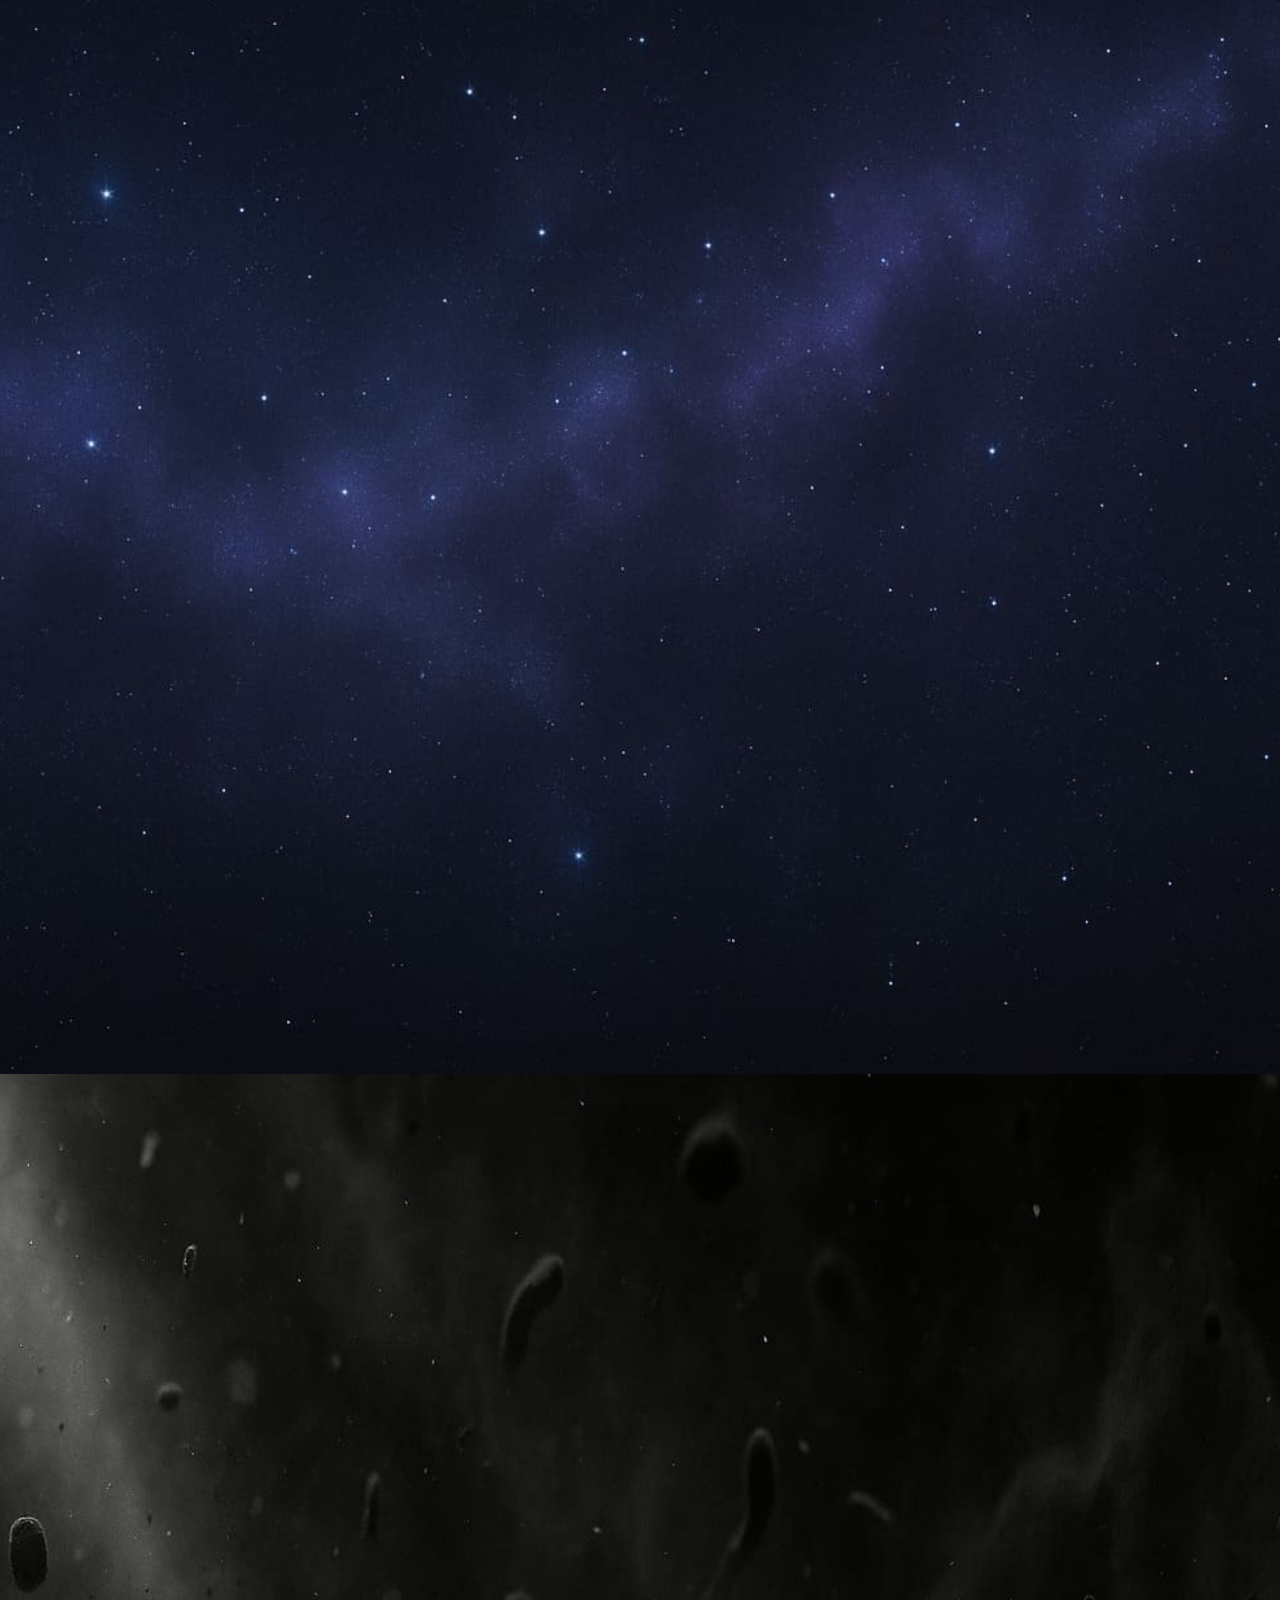
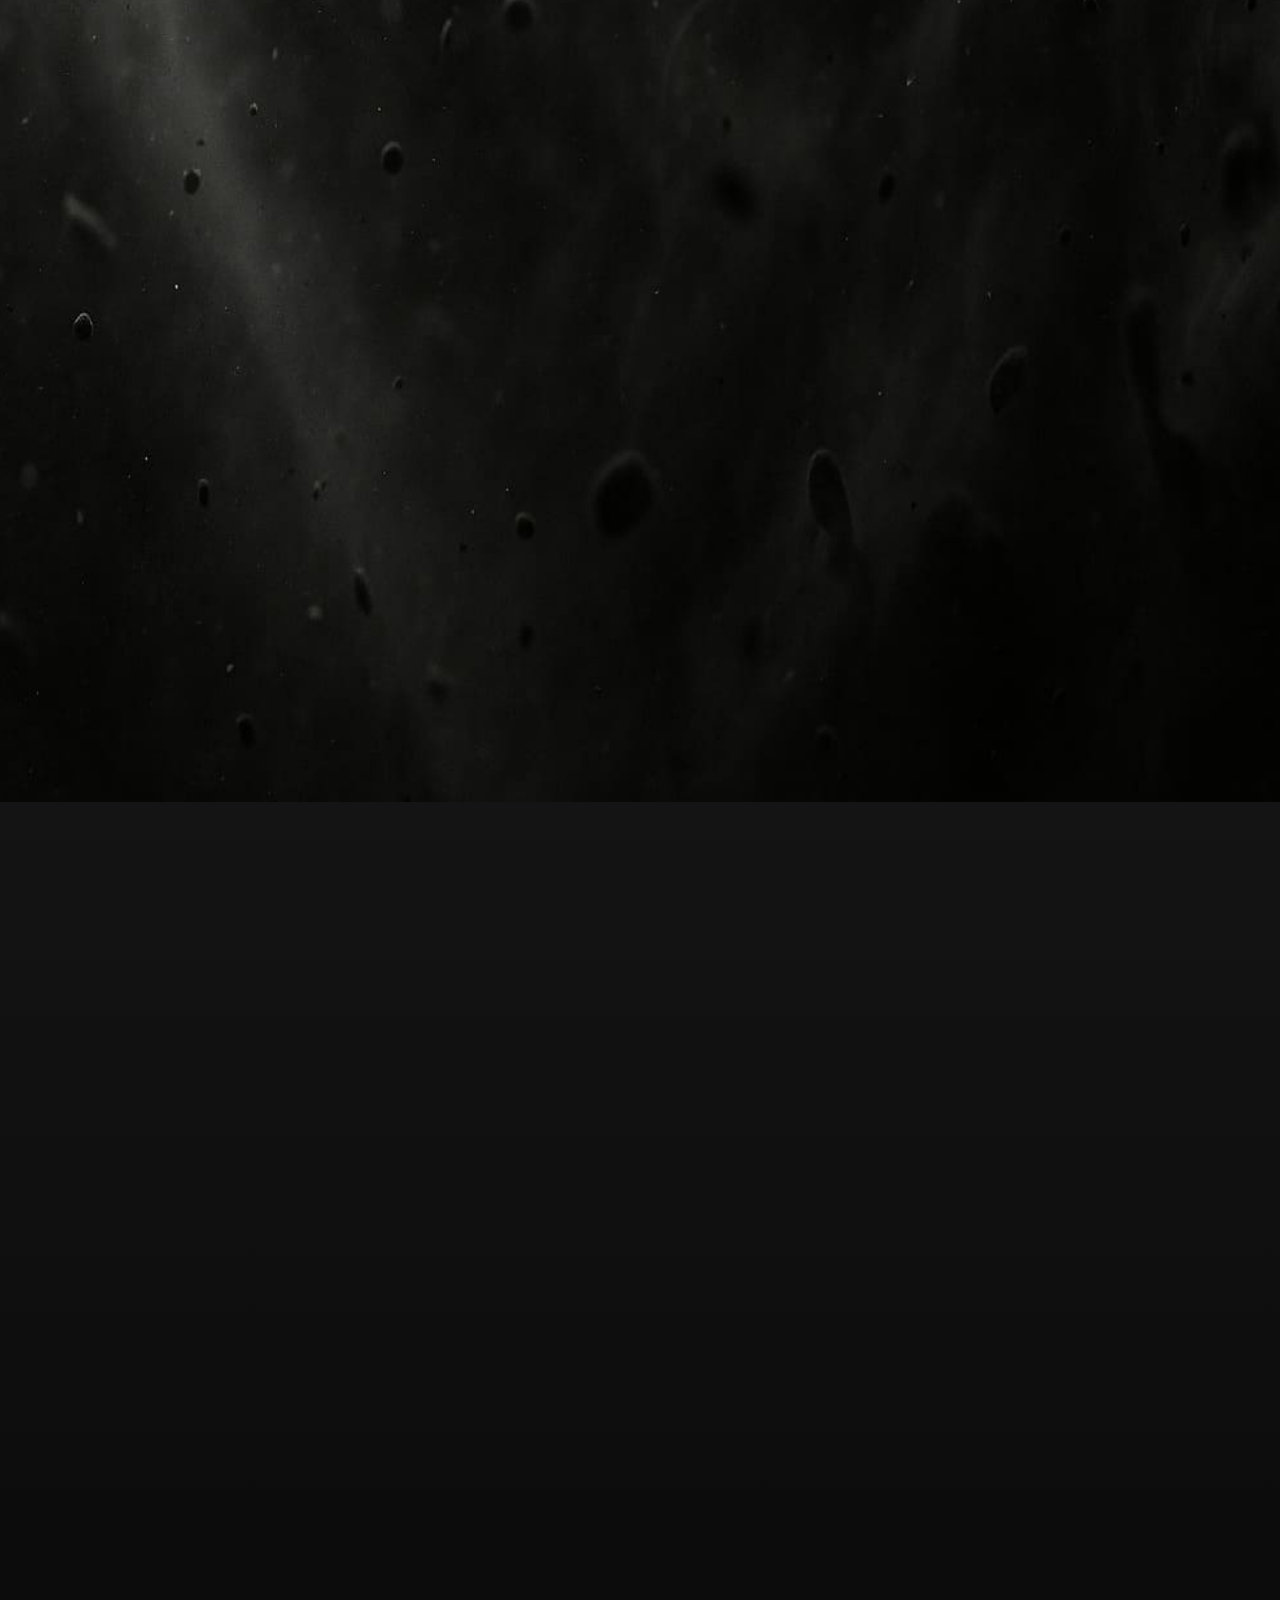
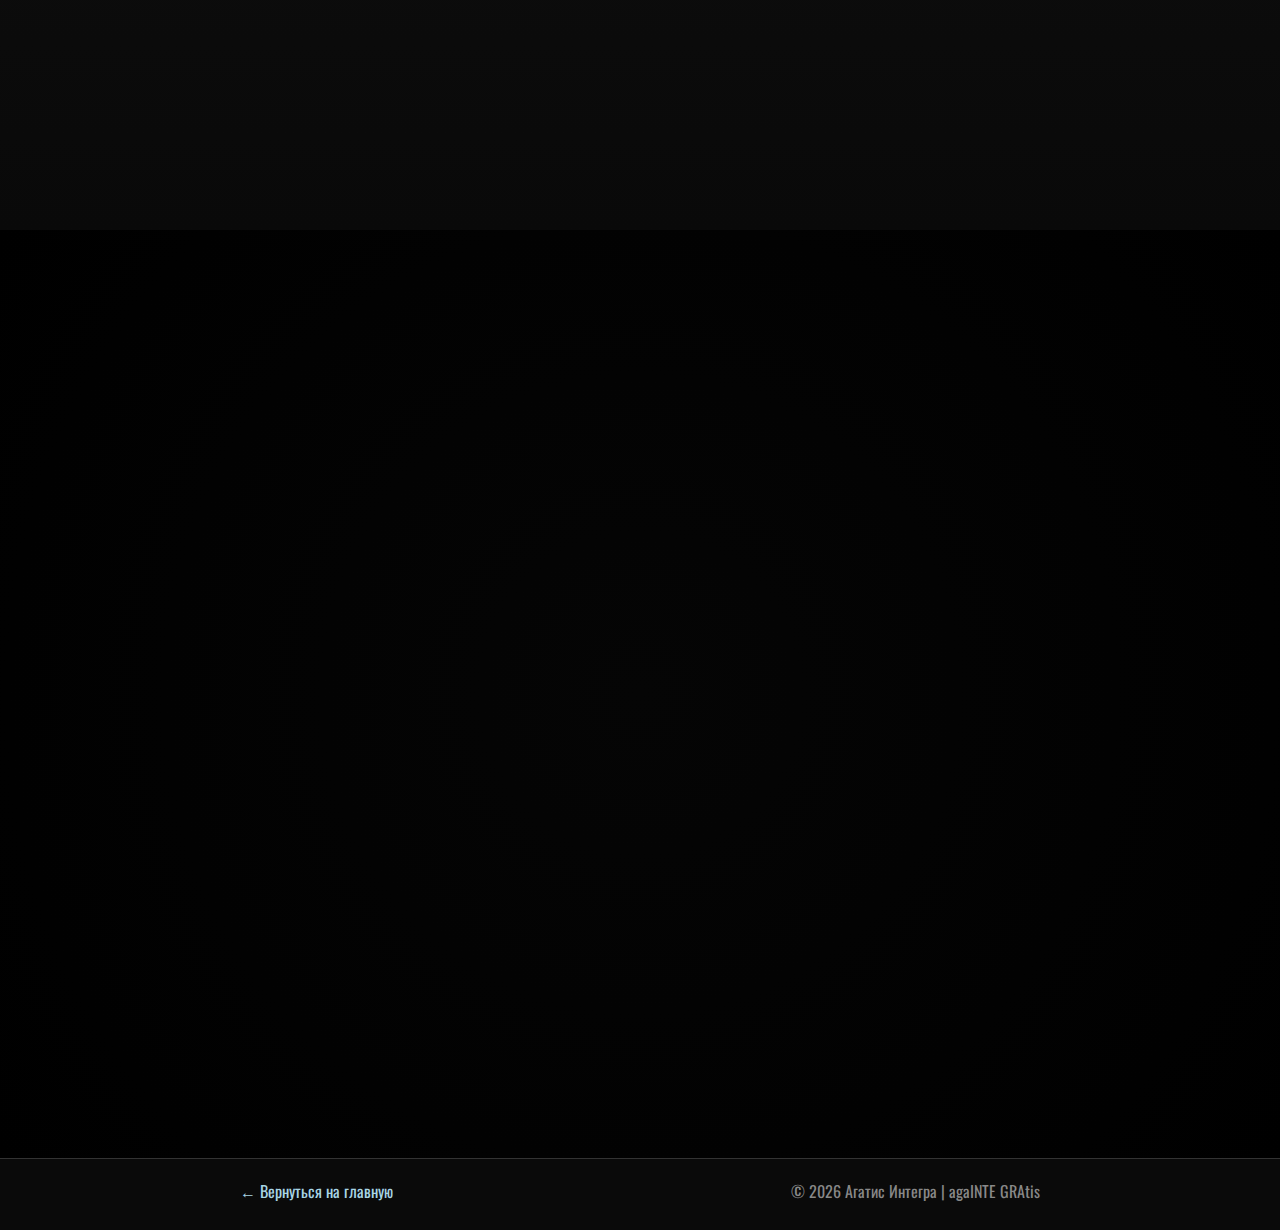
<file: broken/index.html>
<!DOCTYPE html>
<html lang="ru">

<head>
  <meta charset="UTF-8">
  <meta name="viewport" content="width=device-width, initial-scale=1.0">
  <title>Сломанная Земля - Постапокалиптическая серия Агатиса Интегры</title>
  <meta name="description"
    content="10% выжили в холоде. Сколько выживут в новом мире? Четыре книги о выживании после климатической катастрофы.">

  <!-- Open Graph теги для социальных сетей -->
  <meta property="og:type" content="website">
  <meta property="og:title" content="Сломанная Земля - Постапокалиптическая серия Агатиса Интегры">
  <meta property="og:description"
    content="10% выжили в холоде. Сколько выживут в новом мире? Четыре книги. Три линии выживания. Один сломанный мир.">
  <meta property="og:url" content="https://againte.gratis/broken/">
  <meta property="og:image" content="https://againte.gratis/broken/herobackground.jpg">
  <meta property="og:image:alt" content="Сломанная Земля - постапокалиптический мир">
  <meta property="og:site_name" content="agaINTE GRAtis">
  <meta property="og:locale" content="ru_RU">

  <!-- Twitter Card теги -->
  <meta name="twitter:card" content="summary_large_image">
  <meta name="twitter:title" content="Сломанная Земля - Постапокалиптическая серия">
  <meta name="twitter:description"
    content="10% выжили в холоде. Сколько выживут в новом мире? Четыре книги. Три линии выживания. Один сломанный мир.">
  <meta name="twitter:image" content="https://againte.gratis/broken/herobackground.jpg">
  <meta name="twitter:image:alt" content="Сломанная Земля - постапокалиптический мир">

  <!-- Дополнительные мета-теги для SEO -->
  <meta name="keywords"
    content="Сломанная Земля, постапокалипсис, Агатис Интегра, научная фантастика, выживание, климатическая катастрофа, русская фантастика">
  <meta name="author" content="Агатис Интегра">
  <meta name="robots" content="index,follow,max-snippet:-1,max-image-preview:large,max-video-preview:-1">
  <link rel="canonical" href="https://againte.gratis/broken/">

  <link rel="icon" href="/favicon32.png" type="image/png">
  <link rel="alternate" hreflang="ru" href="https://againte.gratis/broken/">
  <link rel="alternate" hreflang="x-default" href="https://againte.gratis/broken/">
  <!-- Подключаем шрифты для постапокалиптической атмосферы -->
  <link rel="preconnect" href="https://fonts.googleapis.com">
  <link rel="preconnect" href="https://fonts.gstatic.com" crossorigin>
  <link
    href="https://fonts.googleapis.com/css2?family=Oswald:wght@300;400;500;700&family=Bebas+Neue&family=Barlow+Condensed:wght@300;400;600&display=swap"
    rel="stylesheet">
  <link rel="preload" href="./herobackground.jpg" as="image">
  <script type="application/ld+json">
  {
    "@context": "https://schema.org",
    "@graph": [
      {
        "@type": "Person",
        "@id": "https://againte.gratis/#author",
        "name": "Агатис Интегра",
        "url": "https://againte.gratis/"
      },
      {
        "@type": "BookSeries",
        "@id": "https://againte.gratis/broken/#series",
        "name": "Сломанная Земля",
        "url": "https://againte.gratis/broken/",
        "inLanguage": "ru",
        "genre": ["Научная фантастика", "Постапокалипсис", "Выживание"],
        "numberOfBooks": 4,
        "author": {
          "@id": "https://againte.gratis/#author"
        },
        "hasPart": [
          {
            "@type": "Book",
            "position": 1,
            "name": "40 км во льду",
            "description": "Семья Малковых покидает замерзающий Владивосток и проходит сорок километров через ледяной город. Это история о том, как выживание начинается с простого выбора: остаться человеком.",
            "url": "https://author.today/work/457586",
            "image": "https://againte.gratis/broken/book1.jpg",
            "author": {
              "@id": "https://againte.gratis/#author"
            }
          },
          {
            "@type": "Book",
            "position": 2,
            "name": "10 процентов",
            "description": "Новосибирск горит. Братья Артём и Максим выносят детей из мира, где приказы ценятся выше жизни. Дорога к северу становится проверкой на цену каждого решения.",
            "url": "https://author.today/work/464726",
            "image": "https://againte.gratis/broken/book2.jpg",
            "author": {
              "@id": "https://againte.gratis/#author"
            }
          },
          {
            "@type": "Book",
            "position": 3,
            "name": "Последняя орбита",
            "description": "Экипаж МКС первым видит гибель старой Земли. На орбите безопаснее, чем внизу, но вернуться всё равно придётся. Технический триллер о выборе без правильного ответа.",
            "url": "https://author.today/work/467224",
            "image": "https://againte.gratis/broken/book3.jpg",
            "author": {
              "@id": "https://againte.gratis/#author"
            }
          },
          {
            "@type": "Book",
            "position": 4,
            "name": "Сквозь серые зубы",
            "description": "Пятый год после катастрофы. Три линии выживших — Приморье, Сибирь и северо-запад — сходятся в борьбе за путь к морю. Мир изменился, и теперь опасность приходит не только от климата.",
            "url": "https://author.today/work/471553",
            "image": "https://againte.gratis/broken/book4.jpg",
            "author": {
              "@id": "https://againte.gratis/#author"
            }
          }
        ]
      },
      {
        "@type": "BreadcrumbList",
        "@id": "https://againte.gratis/broken/#breadcrumb",
        "itemListElement": [
          {
            "@type": "ListItem",
            "position": 1,
            "name": "Главная",
            "item": "https://againte.gratis/"
          },
          {
            "@type": "ListItem",
            "position": 2,
            "name": "Сломанная Земля",
            "item": "https://againte.gratis/broken/"
          }
        ]
      },
      {
        "@type": "WebPage",
        "@id": "https://againte.gratis/broken/#webpage",
        "name": "Сломанная Земля - Постапокалиптическая серия",
        "description": "10% выжили в холоде. Сколько выживут в новом мире? Четыре книги. Три линии выживания. Один сломанный мир.",
        "url": "https://againte.gratis/broken/",
        "inLanguage": "ru",
        "breadcrumb": {
          "@id": "https://againte.gratis/broken/#breadcrumb"
        },
        "mainEntity": {
          "@id": "https://againte.gratis/broken/#series"
        },
        "publisher": {
          "@id": "https://againte.gratis/#author"
        }
      },
      {
        "@type": "FAQPage",
        "@id": "https://againte.gratis/broken/#faq",
        "inLanguage": "ru",
        "mainEntity": [
          {
            "@type": "Question",
            "name": "С какой книги лучше начать серию?",
            "acceptedAnswer": {
              "@type": "Answer",
              "text": "Лучше начинать с первой книги «40 км во льду», чтобы последовательно пройти хронологию мира и развитие ключевых линий."
            }
          },
          {
            "@type": "Question",
            "name": "Сколько книг в серии «Сломанная Земля»?",
            "acceptedAnswer": {
              "@type": "Answer",
              "text": "В серии четыре завершённые книги, объединённые общим миром и событийной логикой."
            }
          },
          {
            "@type": "Question",
            "name": "Нужно ли читать книги строго по порядку?",
            "acceptedAnswer": {
              "@type": "Answer",
              "text": "Рекомендуется читать по порядку от первой к четвёртой: так лучше раскрываются персонажи, ставки и взаимосвязь линий."
            }
          },
          {
            "@type": "Question",
            "name": "О чём серия без спойлеров?",
            "acceptedAnswer": {
              "@type": "Answer",
              "text": "Это постапокалиптическая история о выживании после климатической катастрофы, где физическая опасность сочетается с моральным выбором."
            }
          },
          {
            "@type": "Question",
            "name": "Подходит ли серия любителям научной фантастики?",
            "acceptedAnswer": {
              "@type": "Answer",
              "text": "Да, серия сочетает научно-фантастический фундамент с survival-драмой и несколькими параллельными линиями выживших."
            }
          }
        ]
      }
    ]
  }
  </script>
  <style>
    /* Сброс стилей и базовые настройки */
    * {
      margin: 0;
      padding: 0;
      box-sizing: border-box;
    }

    /* Переменные для цветовой схемы */
    :root {
      --color-ice: #E3F2FD;
      --color-ice-dark: #90CAF9;
      --color-fire: #FF5722;
      --color-fire-light: #FFC107;
      --color-space: #0A1929;
      --color-space-light: #1E3A5F;
      --color-ash: #424242;
      --color-ash-light: #757575;
      --text-primary: #FFFFFF;
      --text-secondary: #B0B0B0;
      --bg-dark: #000000;
      --transition-smooth: cubic-bezier(0.4, 0, 0.2, 1);

      /* Шрифты для постапокалиптической атмосферы */
      --font-main: 'Oswald', sans-serif;
      --font-impact: 'Bebas Neue', sans-serif;
      --font-tech: 'Barlow Condensed', sans-serif;
    }

    /* Базовые стили */
    body {
      font-family: var(--font-main);
      background-color: var(--bg-dark);
      color: var(--text-primary);
      overflow-x: hidden;
      line-height: 1.6;
    }

    /* Прелоадер */
    .preloader {
      position: fixed;
      top: 0;
      left: 0;
      width: 100%;
      height: 100vh;
      background: var(--bg-dark);
      z-index: 9999;
      display: flex;
      align-items: center;
      justify-content: center;
      transition: opacity 0.6s ease-out;
    }

    .preloader.fade-out {
      opacity: 0;
      pointer-events: none;
    }

    .temperature-counter {
      font-size: 4rem;
      font-weight: 300;
      letter-spacing: 0.2em;
      position: relative;
      font-family: var(--font-tech);
    }

    .temperature-counter::after {
      content: '°C';
      font-size: 2rem;
      position: absolute;
      top: 0;
      margin-left: 5px;
    }

    /* Hero секция */
    .hero {
      height: 100vh;
      position: relative;
      display: flex;
      flex-direction: column;
      align-items: center;
      justify-content: center;
      background: rgba(0, 0, 0, 0.4);
      overflow: hidden;
    }

    .hero-bg {
      position: absolute;
      top: 0;
      left: 0;
      width: 100%;
      height: 100%;
      background-image: url('./herobackground.jpg');
      background-size: cover;
      background-position: center;
      /* filter: brightness(1) contrast(1.1); */
      z-index: -1;
    }

    /* Пролог текст */
    .prologue-text {
      position: absolute;
      bottom: 8%;
      right: 5%;
      max-width: 450px;
      font-size: 0.95rem;
      line-height: 1.6;
      color: rgba(255, 255, 255, 0.6);
      font-family: var(--font-tech);
      font-weight: 300;
      letter-spacing: 0.02em;
    }

    .prologue-text p {
      margin-bottom: 0.6rem;
    }

    .prologue-text .highlight {
      color: var(--color-ice);
      font-weight: 400;
    }

    /* Заголовок серии */
    .series-title {
      text-align: center;
      z-index: 10;
      position: absolute;
      top: 35%;
      left: 50%;
      transform: translate(-50%, -50%);
    }

    .series-title h1 {
      font-size: clamp(4rem, 8vw, 6rem);
      font-weight: 700;
      letter-spacing: 0.25em;
      text-transform: uppercase;
      opacity: 0;
      animation: fadeInScale 2s ease-out 0.5s forwards;
      font-family: var(--font-impact);
      text-shadow: 0 2px 12px rgba(0, 0, 0, 0.75);
      color: #ffffff;
      margin: 0;
    }

    @keyframes fadeIn {
      to {
        opacity: 1;
      }
    }

    @keyframes fadeInScale {
      from {
        transform: scale(0.9);
        opacity: 0;
      }

      to {
        transform: scale(1);
        opacity: 1;
      }
    }

    /* Секция с вопросом */
    .question-section {
      min-height: 100vh;
      display: flex;
      align-items: center;
      justify-content: center;
      background: linear-gradient(180deg,
          var(--bg-dark) 0%,
          #1a1a1a 50%,
          var(--bg-dark) 100%);
      padding: 4rem 2rem;
      position: relative;
    }

    .question-content {
      text-align: center;
      max-width: 900px;
      margin: 0 auto;
    }

    .question-content h2 {
      font-size: clamp(2.5rem, 5vw, 4rem);
      font-weight: 400;
      margin-bottom: 3rem;
      line-height: 1.3;
      font-family: var(--font-impact);
      letter-spacing: 0.1em;
      text-transform: uppercase;
    }

    .stats-container {
      display: flex;
      justify-content: center;
      gap: 4rem;
      margin-top: 3rem;
      flex-wrap: wrap;
    }

    .stat-block {
      text-align: center;
      opacity: 0;
      transform: translateY(20px);
    }

    .stat-block.animate {
      animation: fadeInUp 1s ease-out forwards;
    }

    .stat-number {
      font-size: 5rem;
      font-weight: 700;
      color: var(--color-ice);
      display: block;
      line-height: 1;
      font-family: var(--font-impact);
      letter-spacing: 0.05em;
    }

    .stat-label {
      font-size: 1rem;
      color: var(--text-secondary);
      text-transform: uppercase;
      letter-spacing: 0.15em;
      margin-top: 0.5rem;
      font-family: var(--font-tech);
      font-weight: 400;
    }

    @keyframes fadeInUp {
      from {
        transform: translateY(30px);
        opacity: 0;
      }

      to {
        transform: translateY(0);
        opacity: 1;
      }
    }

    .series-brief-section {
      min-height: 70vh;
      display: flex;
      align-items: center;
      justify-content: center;
      padding: 4rem 2rem;
      background: linear-gradient(180deg, #0b0b0b 0%, #121212 100%);
    }

    .series-brief-content {
      max-width: 980px;
      margin: 0 auto;
    }

    .series-brief-content h2 {
      font-size: clamp(2rem, 4vw, 3rem);
      font-weight: 400;
      margin-bottom: 2rem;
      letter-spacing: 0.12em;
      text-transform: uppercase;
      font-family: var(--font-impact);
      text-align: center;
    }

    .series-facts {
      list-style: none;
      display: grid;
      gap: 1rem;
      margin: 0;
      padding: 0;
    }

    .series-facts li {
      border: 1px solid rgba(255, 255, 255, 0.16);
      background: rgba(255, 255, 255, 0.03);
      padding: 1rem 1.2rem;
      font-family: var(--font-tech);
      font-size: 1.05rem;
      line-height: 1.7;
    }

    .series-facts strong {
      color: var(--color-ice);
      font-weight: 600;
    }

    /* Интерактивная карта */
    .journey-section {
      min-height: 100vh;
      background: var(--bg-dark);
      position: relative;
      overflow: hidden;
      display: flex;
      flex-direction: column;
      gap: 3rem;
      content-visibility: auto;
      contain-intrinsic-size: 1000px;
      contain: layout paint style;
    }

    .journey-section img {
      width: 100%;
      height: auto;
      aspect-ratio: 16/9;
      object-fit: cover;
      display: block;
    }

    .journey-title {
      text-align: center;
    }

    .journey-title h2 {
      font-size: clamp(2.5rem, 5vw, 3.5rem);
      font-weight: 400;
      letter-spacing: 0.15em;
      margin-bottom: 1rem;
      font-family: var(--font-impact);
      text-transform: uppercase;
    }

    /* Секции книг */
    .book-section {
      min-height: 100vh;
      padding: 4rem 2rem;
      display: flex;
      align-items: center;
      position: relative;
      overflow: hidden;
      content-visibility: auto;
      contain-intrinsic-size: 1200px;
      contain: layout paint style;
    }

    .book-container {
      max-width: 1200px;
      margin: 0 auto;
      display: grid;
      grid-template-columns: 1fr 1fr;
      gap: 4rem;
      align-items: center;
    }

    .book-cover {
      position: relative;
      aspect-ratio: 2/3;
      max-width: 400px;
      margin: 0 auto;
      transition: transform 0.45s ease;
    }

    .book-cover img {
      width: 100%;
      height: 100%;
      object-fit: cover;
      box-shadow: 0 12px 36px rgba(0, 0, 0, 0.6);
      border-radius: 2px;
    }

    @media (hover: hover) and (pointer: fine) {
      .book-cover {
        transform: perspective(1000px) rotateY(-3deg);
        cursor: pointer;
      }

      .book-cover:hover {
        transform: perspective(1000px) rotateY(0deg) scale(1.03);
      }
    }

    .book-info {
      padding: 2rem;
    }

    .book-number {
      font-size: 1rem;
      color: var(--text-secondary);
      text-transform: uppercase;
      letter-spacing: 0.2em;
      margin-bottom: 1rem;
      font-family: var(--font-tech);
      font-weight: 600;
    }

    .book-1 .book-number {
      color: var(--bg-dark);
    }

    .book-title {
      font-size: clamp(2.5rem, 5vw, 4rem);
      font-weight: 400;
      margin-bottom: 1.5rem;
      line-height: 1.1;
      letter-spacing: 0.05em;
      text-transform: uppercase;
    }

    .book-description {
      font-size: 1.15rem;
      color: var(--text-secondary);
      line-height: 1.8;
      margin-bottom: 2rem;
      font-family: var(--font-tech);
      font-weight: 300;
    }

    .book-1 .book-description {
      color: var(--bg-dark);
    }

    .book-quote {
      font-style: italic;
      font-size: 1.3rem;
      color: var(--text-primary);
      border-left: 3px solid currentColor;
      padding-left: 1.5rem;
      margin: 2rem 0;
      opacity: 0.9;
      font-family: var(--font-main);
      font-weight: 300;
      letter-spacing: 0.02em;
    }

    .book-cta {
      display: inline-block;
      padding: 1.2rem 3rem;
      background: transparent;
      color: var(--text-primary);
      border: 2px solid currentColor;
      text-decoration: none;
      text-transform: uppercase;
      letter-spacing: 0.2em;
      font-size: 1rem;
      font-family: var(--font-impact);
      transition: color 0.3s ease, background-color 0.3s ease, border-color 0.3s ease;
      position: relative;
      overflow: hidden;
    }

    .book-cta:hover {
      color: var(--bg-dark);
      background: var(--color-ice);
    }

    .book-cta:hover::before {
      left: 0;
    }

    /* Специфические стили для каждой книги */
    .book-1 {
      /* background: linear-gradient(135deg, var(--color-ice-dark) 0%, var(--color-space) 100%); */
      background: url("./icetexturebackground.jpg") center center / cover no-repeat;
    }

    .book-1 .book-title {
      font-family: var(--font-impact);
    }

    .book-2 {
      /* background: linear-gradient(135deg, var(--color-fire) 0%, var(--color-fire-light) 100%); */
      background: url("./smokebackground.jpg") center center / cover no-repeat;
    }

    .book-2 .book-title {
      font-family: var(--font-impact);
    }

    .book-3 {
      /* background: linear-gradient(135deg, var(--color-space) 0%, var(--bg-dark) 100%); */
      background: url("./spacebackground.jpg") center center / cover no-repeat;
    }

    .book-3 .book-title {
      font-family: var(--font-tech);
      font-weight: 600;
    }

    .book-4 {
      /* background: linear-gradient(135deg, var(--color-ash) 0%, var(--color-ash-light) 100%); */
      background: url("./ashbackground.jpg") center center / cover no-repeat;
    }

    .book-4 .book-title {
      font-family: var(--font-impact);
      letter-spacing: 0.1em;
    }

    /* Обратный порядок для четных книг */
    .book-section:nth-child(even) .book-container {
      direction: rtl;
    }

    .book-section:nth-child(even) .book-info {
      direction: ltr;
    }

    /* Финальная секция */
    .final-section {
      min-height: 100vh;
      display: flex;
      align-items: center;
      justify-content: center;
      background: radial-gradient(circle at center,
          rgba(255, 255, 255, 0.02) 0%,
          var(--bg-dark) 100%);
      padding: 4rem 2rem;
      text-align: center;
      content-visibility: auto;
      contain-intrinsic-size: 800px;
      contain: layout paint style;
    }

    .final-content {
      max-width: 800px;
      margin: 0 auto;
    }

    .final-content h2 {
      font-size: clamp(2.5rem, 5vw, 3.5rem);
      font-weight: 400;
      margin-bottom: 2rem;
      letter-spacing: 0.15em;
      font-family: var(--font-impact);
      text-transform: uppercase;
    }

    .final-content p {
      font-size: 1.3rem;
      color: var(--text-secondary);
      margin-bottom: 3rem;
      line-height: 1.8;
      font-family: var(--font-tech);
      font-weight: 300;
      letter-spacing: 0.05em;
    }

    .cta-group {
      display: flex;
      gap: 2rem;
      justify-content: center;
      flex-wrap: wrap;
    }

    .cta-primary {
      padding: 1.3rem 3.5rem;
      background: var(--text-primary);
      color: var(--bg-dark);
      text-decoration: none;
      font-weight: 400;
      letter-spacing: 0.1em;
      transition: color 0.3s ease, background-color 0.3s ease, border-color 0.3s ease;
      border: 2px solid var(--text-primary);
      font-family: var(--font-impact);
      text-transform: uppercase;
      font-size: 1.1rem;
    }

    .cta-primary:hover {
      background: transparent;
      color: var(--text-primary);
    }

    .cta-secondary {
      padding: 1.3rem 3.5rem;
      background: transparent;
      color: var(--text-primary);
      text-decoration: none;
      border: 2px solid var(--text-secondary);
      letter-spacing: 0.1em;
      transition: color 0.3s ease, border-color 0.3s ease;
      font-family: var(--font-impact);
      text-transform: uppercase;
      font-size: 1.1rem;
    }

    .cta-secondary:hover {
      border-color: var(--text-primary);
      color: var(--text-primary);
    }

    /* Фиксированный индикатор температуры */
    .temperature-indicator {
      position: fixed;
      top: 2rem;
      right: 2rem;
      font-size: 1.4rem;
      font-weight: 400;
      letter-spacing: 0.1em;
      z-index: 100;
      opacity: 0;
      transition: opacity 0.5s ease;
      font-family: var(--font-tech);
      color: #F3F8FF;
      text-shadow: 0 0 8px rgba(10, 25, 41, 0.9), 0 2px 10px rgba(0, 0, 0, 0.8);
    }

    .temperature-indicator.visible {
      opacity: 1;
    }

    /* Адаптивность */
    @media (max-width: 768px) {
      .series-title h1 {
        font-size: clamp(3rem, 12vw, 5rem);
        letter-spacing: 0.15em;
      }

      .prologue-text {
        position: absolute;
        bottom: 5%;
        right: 5%;
        left: 5%;
        max-width: 100%;
        font-size: 0.85rem;
        text-align: center;
      }

      .book-container {
        grid-template-columns: 1fr;
        gap: 2rem;
      }

      .book-section:nth-child(even) .book-container {
        direction: ltr;
      }

      .book-cover {
        transform: none;
        max-width: 300px;
      }

      .stats-container {
        gap: 2rem;
      }

      .temperature-indicator {
        top: 1rem;
        right: 1rem;
        font-size: 1.2rem;
      }

      .noise-overlay {
        display: none;
      }
    }

    /* Эффект шума для фона (постапокалиптическая атмосфера) */
    .noise-overlay {
      position: absolute;
      top: 0;
      left: 0;
      width: 100%;
      height: 100vh;
      pointer-events: none;
      opacity: 0.03;
      z-index: 0;
      background-image:
        repeating-linear-gradient(45deg, transparent, transparent 2px, rgba(255, 255, 255, .1) 2px, rgba(255, 255, 255, .1) 4px);
    }

    .faq-section {
      min-height: 70vh;
      padding: 4rem 2rem;
      background: linear-gradient(180deg, #141414 0%, #090909 100%);
      display: flex;
      align-items: center;
      content-visibility: auto;
      contain-intrinsic-size: 900px;
      contain: layout paint style;
    }

    .faq-content {
      max-width: 980px;
      margin: 0 auto;
      width: 100%;
    }

    .faq-content h2 {
      font-size: clamp(2rem, 4vw, 3rem);
      font-weight: 400;
      margin-bottom: 2rem;
      letter-spacing: 0.12em;
      text-transform: uppercase;
      font-family: var(--font-impact);
      text-align: center;
    }

    .faq-list {
      display: grid;
      gap: 1rem;
    }

    .faq-item {
      border: 1px solid rgba(255, 255, 255, 0.14);
      background: rgba(255, 255, 255, 0.03);
      padding: 0.9rem 1rem;
    }

    .faq-item summary {
      cursor: pointer;
      font-family: var(--font-impact);
      letter-spacing: 0.08em;
      text-transform: uppercase;
      font-size: 1.1rem;
      color: var(--text-primary);
    }

    .faq-item p {
      margin-top: 0.8rem;
      font-family: var(--font-tech);
      color: var(--text-secondary);
      line-height: 1.7;
      font-size: 1.05rem;
    }

    @media (prefers-reduced-motion: reduce) {
      .series-title h1 {
        animation: none;
        opacity: 1;
      }

      .stat-block {
        opacity: 1;
        transform: none;
      }

      .stat-block.animate {
        animation: none;
      }

      .book-cover,
      .book-cta,
      .cta-primary,
      .cta-secondary,
      .temperature-indicator,
      .preloader {
        transition: none;
      }

      .noise-overlay {
        display: none;
      }
    }

    .footer-link {
      color: var(--ice-blue, #A8D5E5);
      text-decoration: none;
      transition: color 0.25s ease;
    }

    .footer-link:hover {
      color: #fff;
    }
  </style>
</head>

<body>
  <!-- Эффект шума для атмосферы -->
  <div class="noise-overlay"></div>

  <!-- Прелоадер -->
  <div class="preloader" id="preloader">
    <div class="temperature-counter" id="tempCounter">-94</div>
  </div>

  <!-- Фиксированный индикатор температуры -->
  <div class="temperature-indicator" id="tempIndicator">
    <span id="currentTemp">-94</span>°C
  </div>

  <!-- Hero секция -->
  <section class="hero" id="hero">
    <div class="hero-bg"></div>

    <div class="series-title">
      <h1>Сломанная Земля</h1>
    </div>

    <!-- Текст из пролога -->
    <div class="prologue-text">
      <p>Старый рыбак поднял пластиковый стаканчик к звездам.</p>
      <p>— С Новым годом, море.</p>
      <p>Ветер затаился, как перед выстрелом.</p>
      <p>На часах было <span class="highlight">23:58</span>.</p>
      <p>А потом пришёл холод.</p>
    </div>
  </section>

  <!-- Секция с центральным вопросом -->
  <section class="question-section" id="question">
    <div class="question-content">
      <h2>10% выжили в холоде.<br>Сколько выживут в новом мире?</h2>

      <div class="stats-container">
        <div class="stat-block" data-animate>
          <span class="stat-number">-94°C</span>
          <span class="stat-label">Минимальная температура</span>
        </div>
        <div class="stat-block" data-animate>
          <span class="stat-number">1888</span>
          <span class="stat-label">Дней после катастрофы</span>
        </div>
        <div class="stat-block" data-animate>
          <span class="stat-number">+65°C</span>
          <span class="stat-label">Пиковая жара</span>
        </div>
      </div>
    </div>
  </section>

  <section class="series-brief-section" id="series-brief">
    <div class="series-brief-content">
      <h2>Кратко о серии «Сломанная Земля»</h2>
      <ul class="series-facts">
        <li><strong>Жанр:</strong> постапокалипсис и научная фантастика о выживании после климатической катастрофы.</li>
        <li><strong>Формат:</strong> 4 завершённые книги, связанные одним миром и общей хронологией.</li>
        <li><strong>Композиция:</strong> три параллельные линии выживших в разных регионах.</li>
        <li><strong>Тон:</strong> напряжённый survival без героизации насилия, с акцентом на моральный выбор.</li>
        <li><strong>Точка входа:</strong> начинать с книги 1 «40 км во льду»; книга 4 продолжает линии цикла.</li>
      </ul>
    </div>
  </section>

  <!-- Интерактивная карта путешествия -->
  <section class="journey-section" id="journey">
    <div class="journey-title">
      <h2>География выживания</h2>
      <p class="subtitle">Четыре книги. Три линии выживания. Один сломанный мир.</p>
    </div>
    <img loading="lazy" decoding="async" src="./journeymap.jpg" srcset="./journeymap1400.jpg 1400w, ./journeymap.jpg 1600w"
      sizes="100vw" alt="Карта путешествия" width="1600" height="900">
  </section>

  <!-- Книга 1: 40 км во льду -->
  <section class="book-section book-1" id="book1">
    <div class="book-container">
      <div class="book-cover">
        <img loading="lazy" fetchpriority="low" decoding="async" src="./book1.jpg" alt="40 км во льду" width="400" height="600">
      </div>
      <div class="book-info">
        <p class="book-number">Книга первая</p>
        <h3 class="book-title">40 км во льду</h3>
        <p class="book-description">
          Семья Малковых покидает замерзающий Владивосток и проходит сорок километров через ледяной город. Это история
          о том, как выживание начинается с простого выбора: остаться человеком.
        </p>
        <blockquote class="book-quote">
          "Дом — это не место. Это люди рядом"
        </blockquote>
        <a href="https://author.today/work/457586" target="_blank" rel="noopener noreferrer" class="book-cta">Начать путешествие</a>
      </div>
    </div>
  </section>

  <!-- Книга 2: 10 процентов -->
  <section class="book-section book-2" id="book2">
    <div class="book-container">
      <div class="book-cover">
        <img loading="lazy" fetchpriority="low" decoding="async" src="./book2.jpg" alt="10 процентов" width="400" height="600">
      </div>
      <div class="book-info">
        <p class="book-number">Книга вторая</p>
        <h3 class="book-title">10 процентов</h3>
        <p class="book-description">
          Новосибирск горит. Братья Артём и Максим выносят детей из мира, где приказы ценятся выше жизни. Дорога к
          северу становится проверкой на цену каждого решения.
        </p>
        <blockquote class="book-quote">
          "В аду нет героев. Есть только выжившие"
        </blockquote>
        <a href="https://author.today/work/464726" target="_blank" rel="noopener noreferrer" class="book-cta">Пройти через огонь</a>
      </div>
    </div>
  </section>

  <!-- Книга 3: Последняя орбита -->
  <section class="book-section book-3" id="book3">
    <div class="book-container">
      <div class="book-cover">
        <img loading="lazy" fetchpriority="low" decoding="async" src="./book3.jpg" alt="Последняя орбита" width="400" height="600">
      </div>
      <div class="book-info">
        <p class="book-number">Книга третья</p>
        <h3 class="book-title">Последняя орбита</h3>
        <p class="book-description">
          Экипаж МКС первым видит гибель старой Земли. На орбите безопаснее, чем внизу, но вернуться всё равно
          придётся. Технический триллер о выборе без правильного ответа.
        </p>
        <blockquote class="book-quote">
          "Мы видели, как умирает планета. Теперь должны решить — умереть с ней или попытаться выжить"
        </blockquote>
        <a href="https://author.today/work/467224" target="_blank" rel="noopener noreferrer" class="book-cta">Взгляд с орбиты</a>
      </div>
    </div>
  </section>

  <!-- Книга 4: Сквозь серые зубы -->
  <section class="book-section book-4" id="book4">
    <div class="book-container">
      <div class="book-cover">
        <img loading="lazy" fetchpriority="low" decoding="async" src="./book4.jpg" alt="Сквозь серые зубы" width="400" height="600">
      </div>
      <div class="book-info">
        <p class="book-number">Книга четвёртая</p>
        <h3 class="book-title">Сквозь серые зубы</h3>
        <p class="book-description">
          Пятый год после катастрофы. Три линии выживших — Приморье, Сибирь и северо-запад — сходятся в борьбе за путь
          к морю. Мир изменился, и теперь опасность приходит не только от климата.
        </p>
        <blockquote class="book-quote">
          "Города мертвы. Но смерть породила новую жизнь"
        </blockquote>
        <a href="https://author.today/work/471553" target="_blank" rel="noopener noreferrer" class="book-cta">Читать четвертую книгу</a>
      </div>
    </div>
  </section>

  <section class="faq-section" id="faq">
    <div class="faq-content">
      <h2>FAQ без спойлеров</h2>
      <div class="faq-list">
        <details class="faq-item">
          <summary>С какой книги лучше начать серию?</summary>
          <p>Лучше начинать с первой книги «40 км во льду», чтобы последовательно пройти хронологию мира и развитие ключевых линий.</p>
        </details>
        <details class="faq-item">
          <summary>Сколько книг в серии «Сломанная Земля»?</summary>
          <p>В серии четыре завершённые книги, объединённые общим миром и событийной логикой.</p>
        </details>
        <details class="faq-item">
          <summary>Нужно ли читать книги строго по порядку?</summary>
          <p>Рекомендуется порядок от первой к четвёртой: так лучше раскрываются персонажи, ставки и взаимосвязь линий.</p>
        </details>
        <details class="faq-item">
          <summary>О чём серия без спойлеров?</summary>
          <p>Это история о выживании после климатической катастрофы, где физическая опасность сочетается с моральным выбором.</p>
        </details>
        <details class="faq-item">
          <summary>Подходит ли серия любителям научной фантастики?</summary>
          <p>Да, серия сочетает научно-фантастический фундамент с survival-драмой и несколькими параллельными линиями выживших.</p>
        </details>
      </div>
    </div>
  </section>

  <!-- Финальная секция -->
  <section class="final-section" id="final">
    <div class="final-content">
      <h2>История не закончена</h2>
      <p>Пока жив хоть один человек — есть надежда</p>

      <div class="cta-group">
        <a href="#book1" class="cta-primary">Начать с первой книги</a>
        <a href="https://author.today/work/471553" target="_blank" rel="noopener noreferrer" class="cta-secondary">Читать четвертую книгу</a>
      </div>
    </div>
  </section>

  <script>
    function formatTemperature(temp) {
      return temp > 0 ? `+${temp}` : `${temp}`;
    }

    function getTemperatureColor(temp) {
      if (temp < -30) {
        return '#90CAF9';
      }
      if (temp < 0) {
        return '#E3F2FD';
      }
      if (temp < 30) {
        return '#FFC107';
      }
      return '#FF5722';
    }

    // Функция анимации прелоадера
    function animatePreloader() {
      const preloader = document.getElementById('preloader');
      const tempCounter = document.getElementById('tempCounter');
      const reducedMotion = window.matchMedia('(prefers-reduced-motion: reduce)').matches;

      if (reducedMotion) {
        tempCounter.textContent = '-94';
        tempCounter.style.color = getTemperatureColor(-94);
        preloader.classList.add('fade-out');
        setTimeout(() => {
          preloader.style.display = 'none';
          initScrollEffects();
        }, 120);
        return;
      }

      const startTemp = -94;
      const endTemp = 65;
      const duration = 1800;
      const startTime = performance.now();
      let lastTemp = null;

      function frame(timestamp) {
        const elapsed = timestamp - startTime;
        const progress = Math.min(elapsed / duration, 1);
        const nextTemp = Math.round(startTemp + ((endTemp - startTemp) * progress));

        if (nextTemp !== lastTemp) {
          tempCounter.textContent = formatTemperature(nextTemp);
          tempCounter.style.color = getTemperatureColor(nextTemp);
          lastTemp = nextTemp;
        }

        if (progress < 1) {
          requestAnimationFrame(frame);
          return;
        }

        preloader.classList.add('fade-out');
        setTimeout(() => {
          preloader.style.display = 'none';
          initScrollEffects();
        }, 650);
      }

      requestAnimationFrame(frame);
    }

    // Эффекты при скролле
    function initScrollEffects() {
      const tempIndicator = document.getElementById('tempIndicator');
      const currentTemp = document.getElementById('currentTemp');
      const animateElements = document.querySelectorAll('[data-animate]');
      let documentHeight = 1;
      let lastScrollTemp = null;
      let isIndicatorVisible = false;
      let rafScheduled = false;

      // Наблюдатель для анимации элементов
      const observer = new IntersectionObserver((entries) => {
        entries.forEach((entry, index) => {
          if (entry.isIntersecting) {
            entry.target.style.animationDelay = `${index * 120}ms`;
            entry.target.classList.add('animate');
            observer.unobserve(entry.target);
          }
        });
      }, { threshold: 0.3 });

      animateElements.forEach(el => observer.observe(el));

      function updateDocumentHeight() {
        documentHeight = Math.max(document.documentElement.scrollHeight - window.innerHeight, 1);
      }

      function updateScrollState() {
        rafScheduled = false;
        const scrollY = window.scrollY;
        const scrollPercent = Math.min(Math.max(scrollY / documentHeight, 0), 1);
        const temp = Math.round(-94 + (159 * scrollPercent)); // от -94 до +65

        if (temp !== lastScrollTemp) {
          currentTemp.textContent = formatTemperature(temp);
          lastScrollTemp = temp;
        }

        const shouldShowIndicator = scrollY > 100;
        if (shouldShowIndicator !== isIndicatorVisible) {
          isIndicatorVisible = shouldShowIndicator;
          tempIndicator.classList.toggle('visible', shouldShowIndicator);
        }
      }

      function onScroll() {
        if (rafScheduled) {
          return;
        }
        rafScheduled = true;
        requestAnimationFrame(updateScrollState);
      }

      window.addEventListener('scroll', onScroll, { passive: true });
      window.addEventListener('resize', () => {
        updateDocumentHeight();
        onScroll();
      }, { passive: true });
      window.addEventListener('orientationchange', () => {
        updateDocumentHeight();
        onScroll();
      }, { passive: true });

      updateDocumentHeight();
      updateScrollState();
    }

    // Инициализация при загрузке
    document.addEventListener('DOMContentLoaded', () => {
      animatePreloader();
    });
  </script>

  <!-- Футер -->
  <footer style="
        background: #0a0a0a;
        padding: 20px 0 10px 0;
        text-align: center;
        border-top: 1px solid #333;
        color: #888;
        font-size: 1em;
    ">
    <div style="max-width: 800px; margin: 0 auto;">
      <p style="margin-bottom: 15px; display: flex; justify-content: space-between; flex-direction: row;">
        <a href="https://againte.gratis/" class="footer-link">
          ← Вернуться на главную
        </a>
        <span>
          © 2026 Агатис Интегра | agaINTE GRAtis
        </span>
      </p>
    </div>
  </footer>
</body>

</html>
</file>
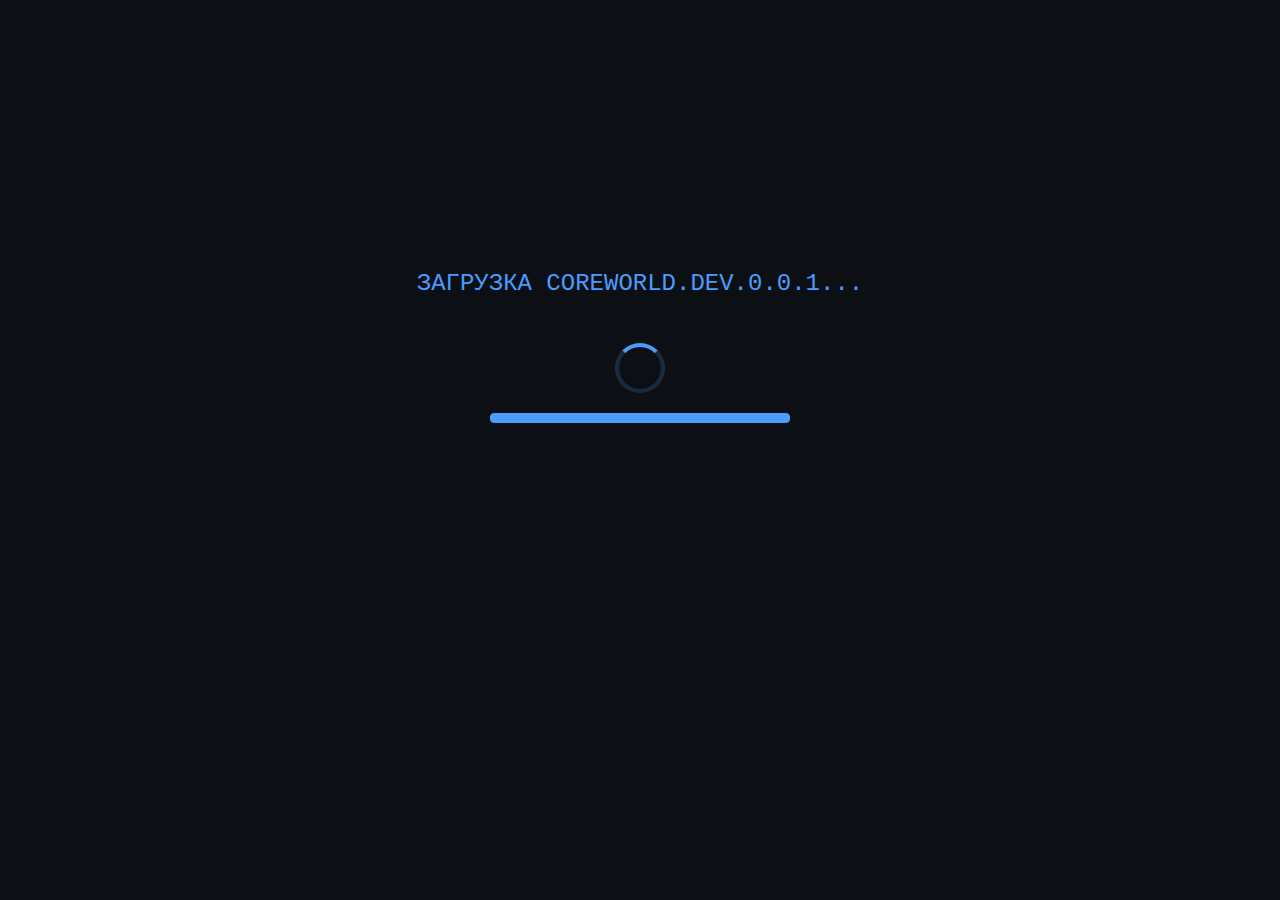
<file: dev/index.html>
<!DOCTYPE html>
<html lang="ru">
<head>
    <meta charset="UTF-8">
    <meta name="viewport" content="width=device-width, initial-scale=1.0">
    <link rel="icon" href="favicon32.png" type="image/png">
    <title>Dev Build: Версия 0.0.1 | Агатис Интегра</title>
    <link rel="canonical" href="https://againte.gratis/dev/">
    
    <!-- CSS файлы, разделенные по функциональности -->
    <link rel="stylesheet" href="css/variables.css">
    <link rel="stylesheet" href="css/base.css">
    <link rel="stylesheet" href="css/layout.css">
    <link rel="stylesheet" href="css/components.css">
    <link rel="stylesheet" href="css/animations.css">
    <link rel="stylesheet" href="css/responsive.css">
    <link rel="stylesheet" href="css/debug.css">
    
    <meta name="description" content="Инди-разработчица Скай создает амбициозную RPG с открытым миром. Однажды ночью, после критического сбоя, она оказывается внутри собственной недоделанной игры...">
</head>
<body>
    <!-- Загрузочный экран -->
    <div id="loading-screen">
        <div class="console-text">ЗАГРУЗКА COREWORLD.DEV.0.0.1...</div>
        <div class="spinner"></div>
        <div class="progress-bar">
            <div class="progress-fill"></div>
        </div>
        <div class="loading-messages">
            <div class="message">Инициализация интерфейса...</div>
            <div class="message">Подготовка ресурсов...</div>
            <div class="message">Загрузка модулей...</div>
            <div class="message">Подключение к основному серверу... <span class="error-text">ОШИБКА</span></div>
            <div class="message error-message">КРИТИЧЕСКАЯ ОШИБКА: Пользователь идентифицирован как [СОЗДАТЕЛЬ]</div>
            <div class="message">Переход в АВТОНОМНЫЙ РЕЖИМ...</div>
            <div class="message">Подготовка аварийных ресурсов...</div>
            <div class="message debug-text">[TODO: Исправить авторизацию пользователей]</div>
        </div>
    </div>
    
    <!-- Основной контент -->
    <div id="main-content" class="hidden">
        <!-- Фон с кодом -->
        <div class="code-background"></div>
        
        <div class="creator-book-container">
            <!-- Статус-бары -->
            <div class="status-bars">
                <div class="health-container">
                    <span class="status-label">ЗДОРОВЬЕ:</span>
                    <div class="health-bar">
                        <div class="health-fill"></div>
                    </div>
                    <span class="health-value">20/25</span>
                </div>
                <div class="mana-container">
                    <span class="status-label">МАНА:</span>
                    <div class="mana-bar">
                        <div class="mana-fill"></div>
                    </div>
                    <span class="mana-value">28/30</span>
                </div>
                <div class="anomaly-container">
                    <span class="status-label">АНОМАЛИЯ:</span>
                    <div class="anomaly-bar">
                        <div class="anomaly-fill"></div>
                    </div>
                    <span class="anomaly-value">4%</span>
                </div>
            </div>
            
            <!-- Команды книги -->
            <nav class="creator-book" role="navigation" aria-label="Главное меню">
                <div>
                    <div class="creator-book-header">
                        <div class="logo-title">
                            <span class="dev-text">DEV BUILD:</span>
                            <span class="version-text">Версия 0.0.1</span>
                        </div>
                        <div class="book-block">
                            <div class="book-title" id="menu-title">== КНИГА СОЗДАТЕЛЯ ==</div>
                            <div class="book-status" aria-live="polite">Версия: 0.0.1 (dev build) | АВТОНОМНЫЙ РЕЖИМ</div>
                        </div>
                        <div class="character-portrait">
                            <img src="images/sky-pixel.png" alt="Скай и Пиксель" class="character-icon">
                        </div>
                    </div>
                    
                    <!-- Мобильное меню -->
                    <button id="menu-toggle" class="menu-toggle" aria-label="Открыть/закрыть меню">
                        <span class="bar"></span>
                        <span class="bar"></span>
                        <span class="bar"></span>
                    </button>
                </div>
                <div class="command-list" role="menubar" aria-labelledby="menu-title">
                    <div class="command-item active" data-section="description" role="menuitem" tabindex="0">/описание</div>
                    <div class="command-item" data-section="characters" role="menuitem" tabindex="0">/персонажи</div>
                    <div class="command-item" data-section="locations" role="menuitem" tabindex="0">/локации</div>
                    <div class="command-item" data-section="buy" role="menuitem" tabindex="0">/читать</div>
                    <div class="command-item restricted" data-section="edit" role="menuitem" tabindex="-1">/изменить</div>
                    <div class="command-item" id="handbook-button" data-section="handbook" role="menuitem" tabindex="0">/справочник</div>
                    <div class="debug-toggle" id="debug-mode" tabindex="0" role="button" aria-pressed="false">[ДЕБАГ_РЕЖИМ]</div>
                </div>
            </nav>
        </div>
        
        <!-- Секции контента -->
        <main>
            <!-- Секция описания -->
            <section id="description" class="content-section active">
                <div class="content-container">
                    <div class="book-cover">
                        <img src="images/cover.jpg" alt="Обложка книги Dev Build: Версия 0.0.1" class="cover-image">
                        <div class="cover-overlay"></div>
                    </div>
                    <div class="book-description">
                        <div class="dialog-box">
                            <div class="npc-name">Хранитель Поляны:</div>
                            <div class="npc-text">Приветствую тебя, путешественник! Coreworld — это место безграничных возможностей и приключений. Здесь твои решения имеют значение, а каждый выбор создает последствия...</div>
                        </div>
                        <div class="book-info">
                            <p>Инди-разработчица Скай Рэй уже пять лет работает над созданием амбициозной RPG с открытым миром. Никто не верил, что такой большой проект можно осилить в одиночку.</p>
                            <p>Однажды ночью, пытаясь исправить внезапно возникшую критическую ошибку, Скай попадает внутрь собственной недоделанной игры. Теперь ей предстоит выжить в мире, где код нестабилен, механики не доработаны, а персонажи начинают жить собственной жизнью.</p>
                            <p>Сможет ли она найти путь домой или навсегда останется заложницей своего творения?</p>
                            <div class="debug-text">[COMMENT: Мир всё ещё учится, но уже осознаёт себя]</div>
                        </div>
                        <div class="book-rating">
                            <div class="rating-stars">★★★★★</div>
                            <div class="rating-text">"Нетривиальный сюжет с множеством неожиданных поворотов. Идеально для любителей LitRPG и киберпанка."</div>
                        </div>
                    </div>
                </div>
            </section>
            
            <!-- Секция персонажей -->
            <section id="characters" class="content-section">
                <h2 class="section-title">Персонажи Coreworld</h2>
                <div class="character-gallery">
                    <!-- Скай -->
                    <div class="character-card">
                        <div class="character-image">
                            <img src="images/sky.jpg" alt="Скай Рэй">
                            <div class="character-tag">[ПРОТАГОНИСТ | СОЗДАТЕЛЬ | АНОМАЛИЯ]</div>
                        </div>
                        <div class="character-info">
                            <h3>Скай Рэй</h3>
                            <p>Двадцатипятилетняя инди-разработчица игр с радужными волосами. Талантливая, упорная, но склонная к импульсивным решениям. Оказавшись внутри собственной игры, пытается понять её законы и найти выход.</p>
                            <div class="debug-text">[ПАРАМЕТР: МАНА - 30/30]</div>
                        </div>
                    </div>
                    
                    <!-- Пиксель -->
                    <div class="character-card">
                        <div class="character-image">
                            <img src="images/pixel.jpg" alt="Пиксель">
                            <div class="character-tag">[КОМПАНЬОН | ХРАНИТЕЛЬ | ???]</div>
                        </div>
                        <div class="character-info">
                            <h3>Пиксель</h3>
                            <p>Рыжий говорящий кот, ставший спутником Скай в её путешествии по Coreworld. Обладает загадочными способностями и знаниями о мире, происхождение которых неизвестно.</p>
                            <div class="debug-text">[СКРЫТЫЕ ПАРАМЕТРЫ]</div>
                        </div>
                    </div>
                    
                    <!-- Хранитель Поляны -->
                    <div class="character-card">
                        <div class="character-image">
                            <img src="images/keeper.jpg" alt="Хранитель Поляны">
                            <div class="character-tag">[NPC | КВЕСТОДАТЕЛЬ | ВЫСОКИЙ_ПРИОРИТЕТ]</div>
                        </div>
                        <div class="character-info">
                            <h3>Хранитель Поляны</h3>
                            <p>Старик-мудрец, встречающий новых игроков на стартовой локации. Объясняет базовые механики мира и выдаёт первые задания. Со временем проявляет неожиданную осведомлённость о природе Скай.</p>
                            <div class="debug-text">[ФУНКЦИЯ: ПРИВЕТСТВИЕ, ОБУЧЕНИЕ, СЮЖЕТНАЯ_ТОЧКА_01]</div>
                        </div>
                    </div>
                    
                    <!-- Художник -->
                    <div class="character-card">
                        <div class="character-image">
                            <img src="images/artist.jpg" alt="Художник">
                            <div class="character-tag">[NPC_ХУДОЖНИК | ЭСТЕТИЧЕСКАЯ_ФУНКЦИЯ]</div>
                        </div>
                        <div class="character-info">
                            <h3>Художник</h3>
                            <p>Необычный NPC с кистью вместо руки, способный изменять внешний вид предметов и локаций. Узнаёт в Скай создателя мира и помогает ей адаптироваться к правилам Coreworld.</p>
                            <div class="debug-text">[СПОСОБНОСТЬ: МОДИФИКАЦИЯ ТЕКСТУР И ВИЗУАЛЬНЫХ ЭФФЕКТОВ]</div>
                        </div>
                    </div>
                    
                    <!-- Шу -->
                    <div class="character-card">
                        <div class="character-image">
                            <img src="images/shu.jpg" alt="Шу">
                            <div class="character-tag">[ХРАНИТЕЛЬ_ЗНАНИЯ | КВЕСТОДАТЕЛЬ]</div>
                        </div>
                        <div class="character-info">
                            <h3>Шу, Древняя Целительница</h3>
                            <p>Загадочная женщина неопределённого возраста, живущая в хижине на окраине. Проводит ритуал пробуждения для Скай, открывая ей доступ к магии кода. Кажется, знает о мире больше, чем кто-либо другой.</p>
                            <div class="debug-text">[ФУНКЦИЯ: РАЗВИТИЕ_ПЕРСОНАЖА, СЮЖЕТНАЯ_ТОЧКА_03]</div>
                        </div>
                    </div>
                    
                    <!-- Программист -->
                    <div class="character-card">
                        <div class="character-image">
                            <img src="images/programmer.jpg" alt="Программист">
                            <div class="character-tag">[СИСТЕМНАЯ_ФУНКЦИЯ | РЕГУЛЯЦИЯ_МИРА]</div>
                        </div>
                        <div class="character-info">
                            <h3>Программист</h3>
                            <p>Фигура с неполным лицом и механическими движениями, обитающая в Ветвящихся Путях. Занимается поддержкой структурной целостности мира и отладкой ошибок. Говорит загадками и оперирует кодом напрямую.</p>
                            <div class="debug-text">[СОСТОЯНИЕ: НЕПОЛНАЯ_ИНИЦИАЛИЗАЦИЯ]</div>
                        </div>
                    </div>
                </div>
            </section>
            
            <!-- Секция локаций -->
            <section id="locations" class="content-section">
                <h2 class="section-title">Карта Coreworld</h2>
                <div class="world-map-container">
                    <div class="map-loading" id="map-loading">
                        <div class="loading-text">Загрузка карты...</div>
                        <div class="loading-spinner"></div>
                    </div>
                    <div class="world-map" id="world-map">
                        <img src="images/coreworld-map.jpg" alt="Карта мира Coreworld" class="map-image">
                        
                        <!-- Интерактивные точки на карте -->
                        <div class="map-point" data-location="meadow" style="top: 30%; left: 20%;">
                            <div class="point-marker"></div>
                            <div class="location-info">
                                <h3>Поляна Пробуждения</h3>
                                <p>Стартовая локация, где игроки начинают свой путь в Coreworld. Здесь обитает Хранитель Поляны, выдающий первые задания.</p>
                                <div class="location-status completed">СТАТУС: РЕАЛИЗОВАНО</div>
                            </div>
                        </div>
                        
                        <div class="map-point" data-location="riverbank" style="top: 70%; left: 20%;">
                            <div class="point-marker"></div>
                            <div class="location-info">
                                <h3>Деревня Приречье</h3>
                                <p>Первое поселение на пути игрока. Содержит таверну, кузницу и торговые точки. Место получения базовых заданий и покупки начального снаряжения.</p>
                                <div class="location-status partial">СТАТУС: ЧАСТИЧНО РЕАЛИЗОВАНО</div>
                            </div>
                        </div>
                        
                        <div class="map-point" data-location="branching" style="top: 75%; left: 50%;">
                            <div class="point-marker"></div>
                            <div class="location-info">
                                <h3>Ветвящиеся Пути</h3>
                                <p>Зона конфликта версий, где несколько вариантов мира накладываются друг на друга. Нестабильная реальность, населённая странными существами.</p>
                                <div class="location-status unstable">СТАТУС: НЕСТАБИЛЬНО</div>
                                <div class="debug-text">[ВНИМАНИЕ: Зона конфликта данных]</div>
                            </div>
                        </div>
                        
                        <div class="map-point" data-location="ruins" style="top: 25%; left: 75%;">
                            <div class="point-marker"></div>
                            <div class="location-info">
                                <h3>Древние Руины</h3>
                                <p>Загадочные сооружения, периодически появляющиеся и исчезающие из мира. Содержат первый из семи якорей, поддерживающих структуру Coreworld.</p>
                                <div class="location-status loading">СТАТУС: ЗАГРУЗКА...</div>
                            </div>
                        </div>
                        
                        <div class="map-point" data-location="unknown" style="top: 70%; left: 80%;">
                            <div class="point-marker"></div>
                            <div class="location-info">
                                <h3>[ЛОКАЦИЯ: НЕОПРЕДЕЛЕНА]</h3>
                                <p>Данные отсутствуют. Область требует дополнительной разработки.</p>
                                <div class="location-status undefined">СТАТУС: НЕ РЕАЛИЗОВАНО</div>
                            </div>
                        </div>
                    </div>
                </div>
                <div class="map-description">
                    <p>Coreworld — мир, который всё ещё формируется. Некоторые области полностью реализованы, другие существуют лишь как наброски или концепции. Между локациями могут встречаться участки с недоработанным ландшафтом и багнутыми существами.</p>
                    <p class="debug-text">[TODO: Добавить дополнительные точки интереса и скрытые локации]</p>
                </div>
            </section>
            
            <!-- Секция покупки -->
            <section id="buy" class="content-section">
                <h2 class="section-title">Приобрести книгу</h2>
                <div class="purchase-container">
                    <div class="book-formats">
                        <div class="format-card">
                            <div class="format-icon paper-icon"></div>
                            <h3>Бумажная версия</h3>
                            <p>Держите в руках настоящую книгу с уникальным дизайном и дополнительными материалами.</p>
                            <div class="price">0 ₽</div>
                            <button class="buy-button">Скоро</button>
                        </div>
                        <div class="format-card">
                            <div class="format-icon ebook-icon"></div>
                            <h3>Электронная версия</h3>
                            <p>Читайте на сайте Author.Today</p>
                            <div class="price">Бесплатно</div>
                            <button class="buy-button" onclick="window.open('https://author.today/work/435212', '_blank')">Читать</button>
                        </div>
                        <div class="format-card">
                            <div class="format-icon audio-icon"></div>
                            <h3>Аудиокнига</h3>
                            <p>Погрузитесь в атмосферу Coreworld с профессиональным озвучиванием и звуковыми эффектами.</p>
                            <div class="price">0 ₽</div>
                            <button class="buy-button">Скоро</button>
                        </div>
                    </div>
                </div>
            </section>
            
            <!-- Секция изменить (заблокирована) -->
            <section id="edit" class="content-section">
                <div class="access-denied">
                    <div class="error-icon"></div>
                    <h2 class="error-title">ДОСТУП ЗАПРЕЩЁН</h2>
                    <div class="error-message">
                        <p>[ОШИБКА: Недостаточно прав доступа. Требуется авторизация уровня Создателя.]</p>
                        <p>[ПРАВА: Уровень Игрок]</p>
                        <p>[ДОСТУП: Отклонён]</p>
                    </div>
                </div>
            </section>
        </main>
        
         <!-- Консоль команд (плавающая кнопка) -->
        <div class="console-trigger">
            <button id="console-button" aria-label="Открыть консоль">
                <i class="terminal-icon">_></i>
            </button>
        </div>
        
        <!-- Поле ввода команд (скрытое по умолчанию) -->
        <div class="command-input-container" id="command-container">
            <div class="input-prompt">&gt;&gt;</div>
            <input type="text" id="command-input" placeholder="Введите команду..." aria-label="Поле для ввода команд">
        </div>
        
        <!-- Модальное окно для справочника -->
        <div id="handbook-modal" class="modal">
            <div class="modal-content">
                <span class="modal-close">&times;</span>
                <div class="modal-header">
                    <h2>СПРАВОЧНИК ИГРОКА</h2>
                </div>
                <div class="modal-body">
                    <div class="loading-container">
                        <div class="progress-bar full">
                            <div class="progress-fill" style="width: 24%"></div>
                        </div>
                        <p class="loading-text">[ИНТЕРАКТИВНАЯ СПРАВКА НАХОДИТСЯ В РАЗРАБОТКЕ]</p>
                        <p class="status-text">/status: прогресс загрузки: 24%</p>
                        <p class="dev-note">/dev: модуль когнитивного контекста не синхронизирован</p>
                    </div>
                </div>
                <div class="modal-footer">
                    <button class="modal-button">Закрыть</button>
                </div>
            </div>
        </div>
        
        <!-- Модальное окно для секретного режима -->
        <div id="secret-modal" class="modal">
            <div class="modal-content">
                <span class="modal-close">&times;</span>
                <div class="modal-header">
                    <h2>РЕЖИМ НАБЛЮДАТЕЛЯ</h2>
                </div>
                <div class="modal-body">
                    <div class="secret-container">
                        <p class="warning-text">[ПРЕДУПРЕЖДЕНИЕ: Вы активировали скрытый режим наблюдателя]</p>
                        <p class="loading-text">[Загрузка...]</p>
                        <p class="system-text">::Coreworld version fork detected — trace unknown activity</p>
                        <div class="glitch-text">Инициализация протокола...</div>
                    </div>
                </div>
                <div class="modal-footer">
                    <button class="modal-button">Прервать</button>
                </div>
            </div>
        </div>
        
        <!-- Всплывающие сообщения -->
        <div id="toast-container" class="toast-container" aria-live="polite"></div>
        
        <footer>
            <div class="footer-content">
                <div class="footer-logo"><a href="https://againte.gratis/" target="_blank">agaINTE GRAtis</a></div>
                <div class="footer-copyright">© 2025 | [ВЕРСИЯ: 0.0.1]</div>
            </div>
        </footer>
    </div>
    
    <!-- Подключение JavaScript файлов разделенных по функциональности -->
    <script src="js/core.js"></script>
    <script src="js/ui.js"></script>
    <script src="js/commands.js"></script>
    <script src="js/modals.js"></script>
    <script src="js/effects.js"></script>
    <script src="js/debug.js"></script>
</body>
</html>
</file>
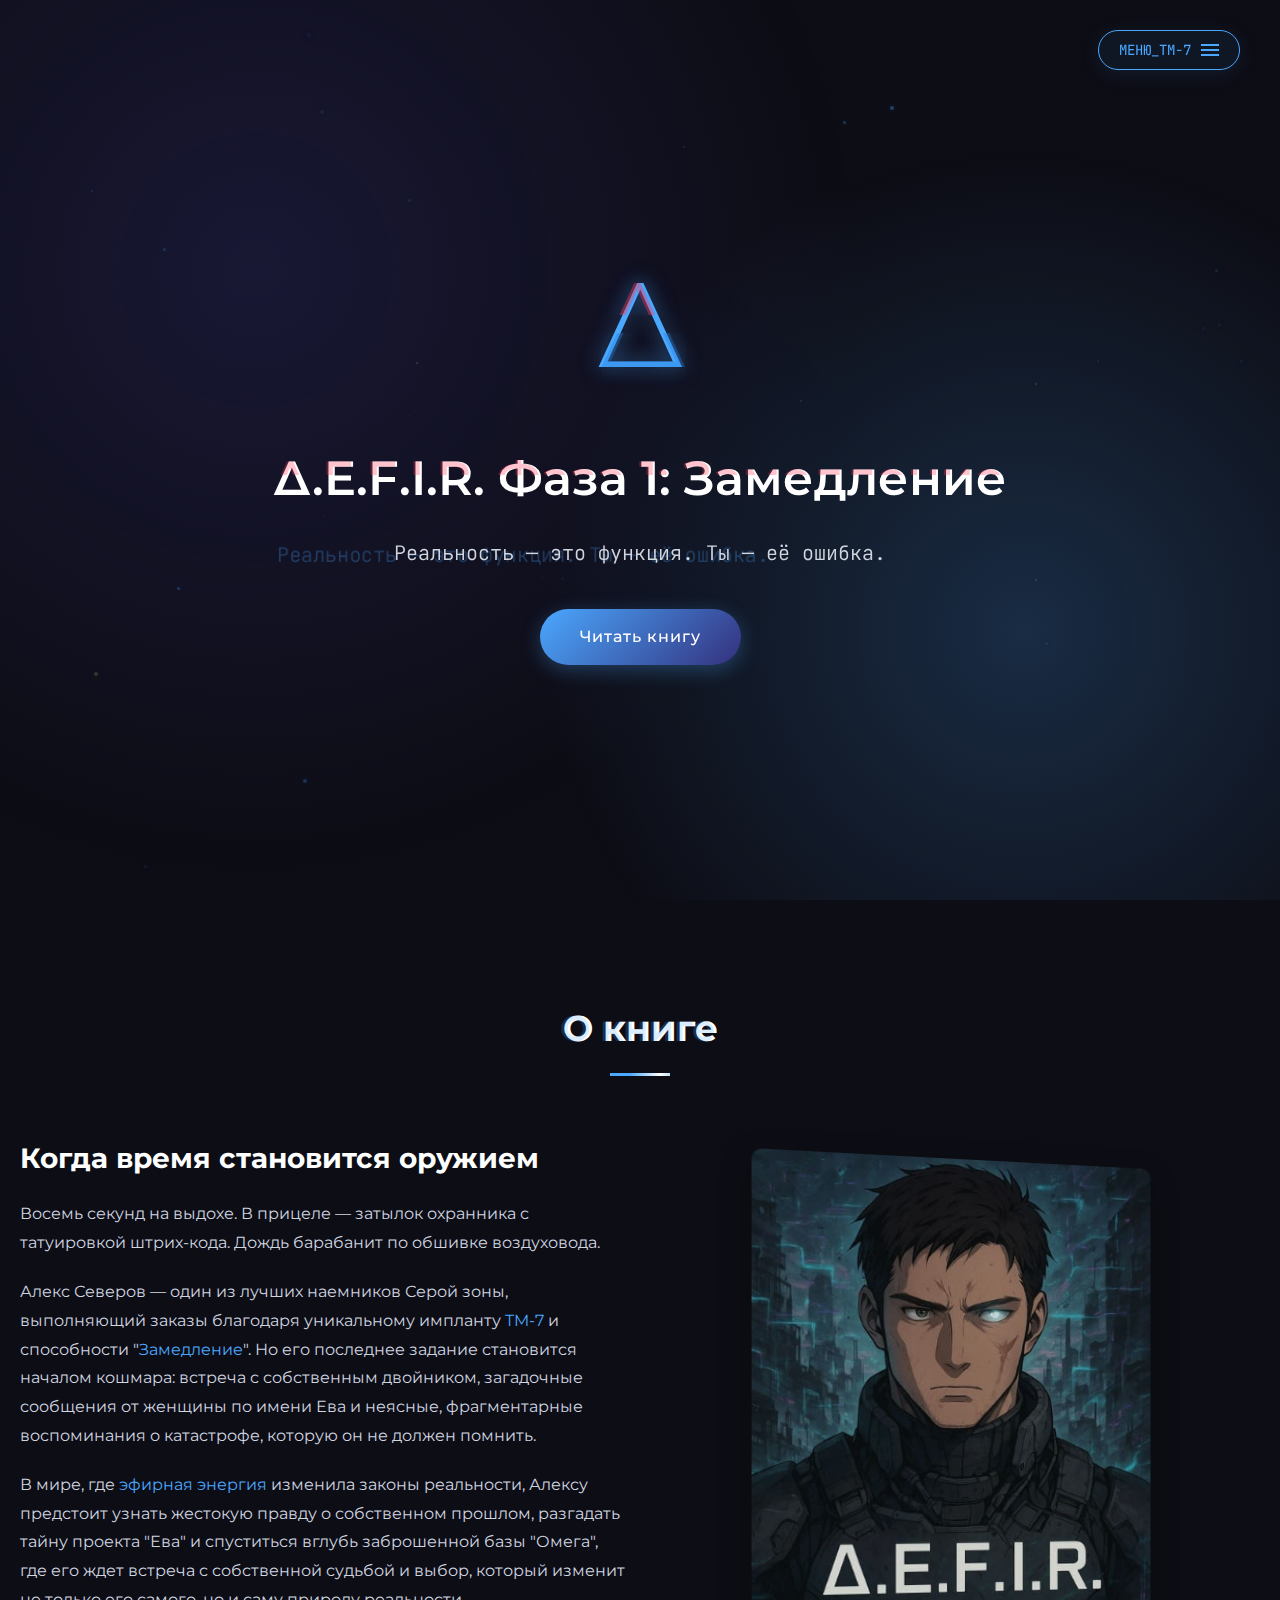
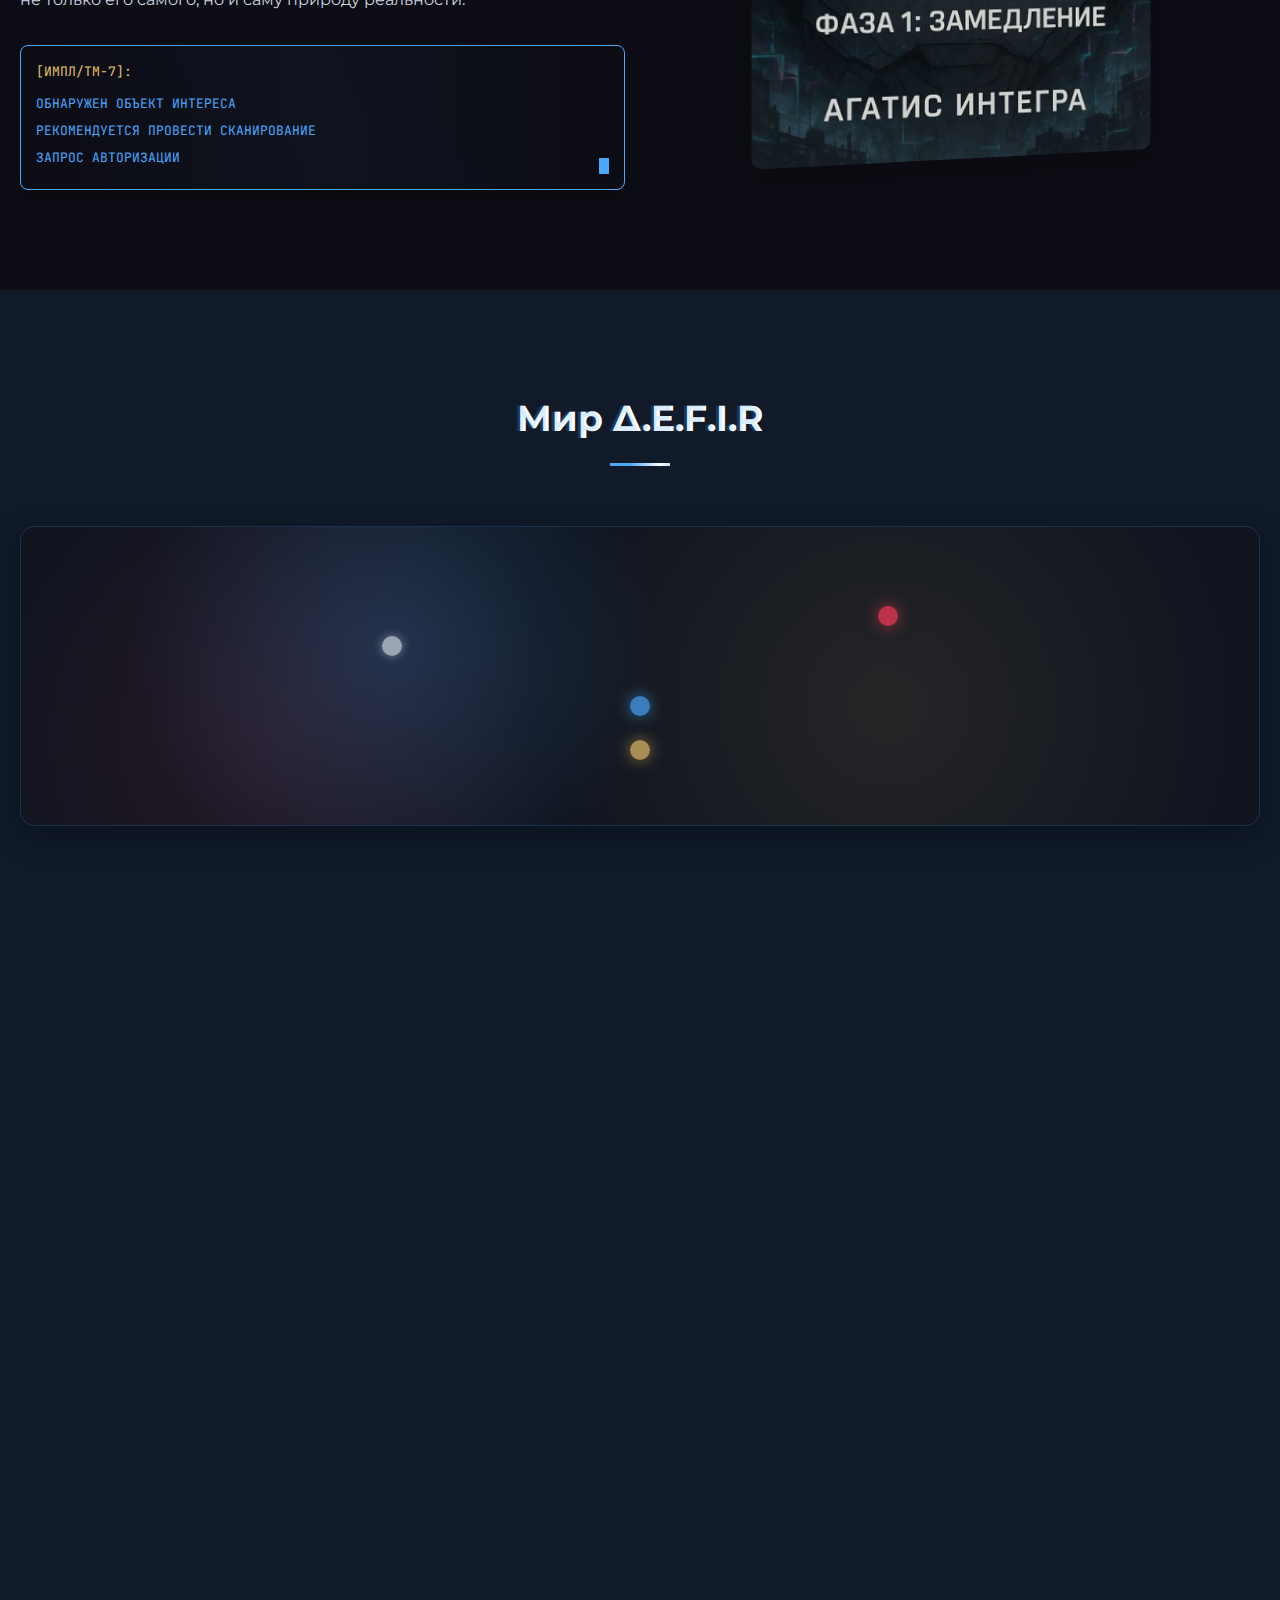
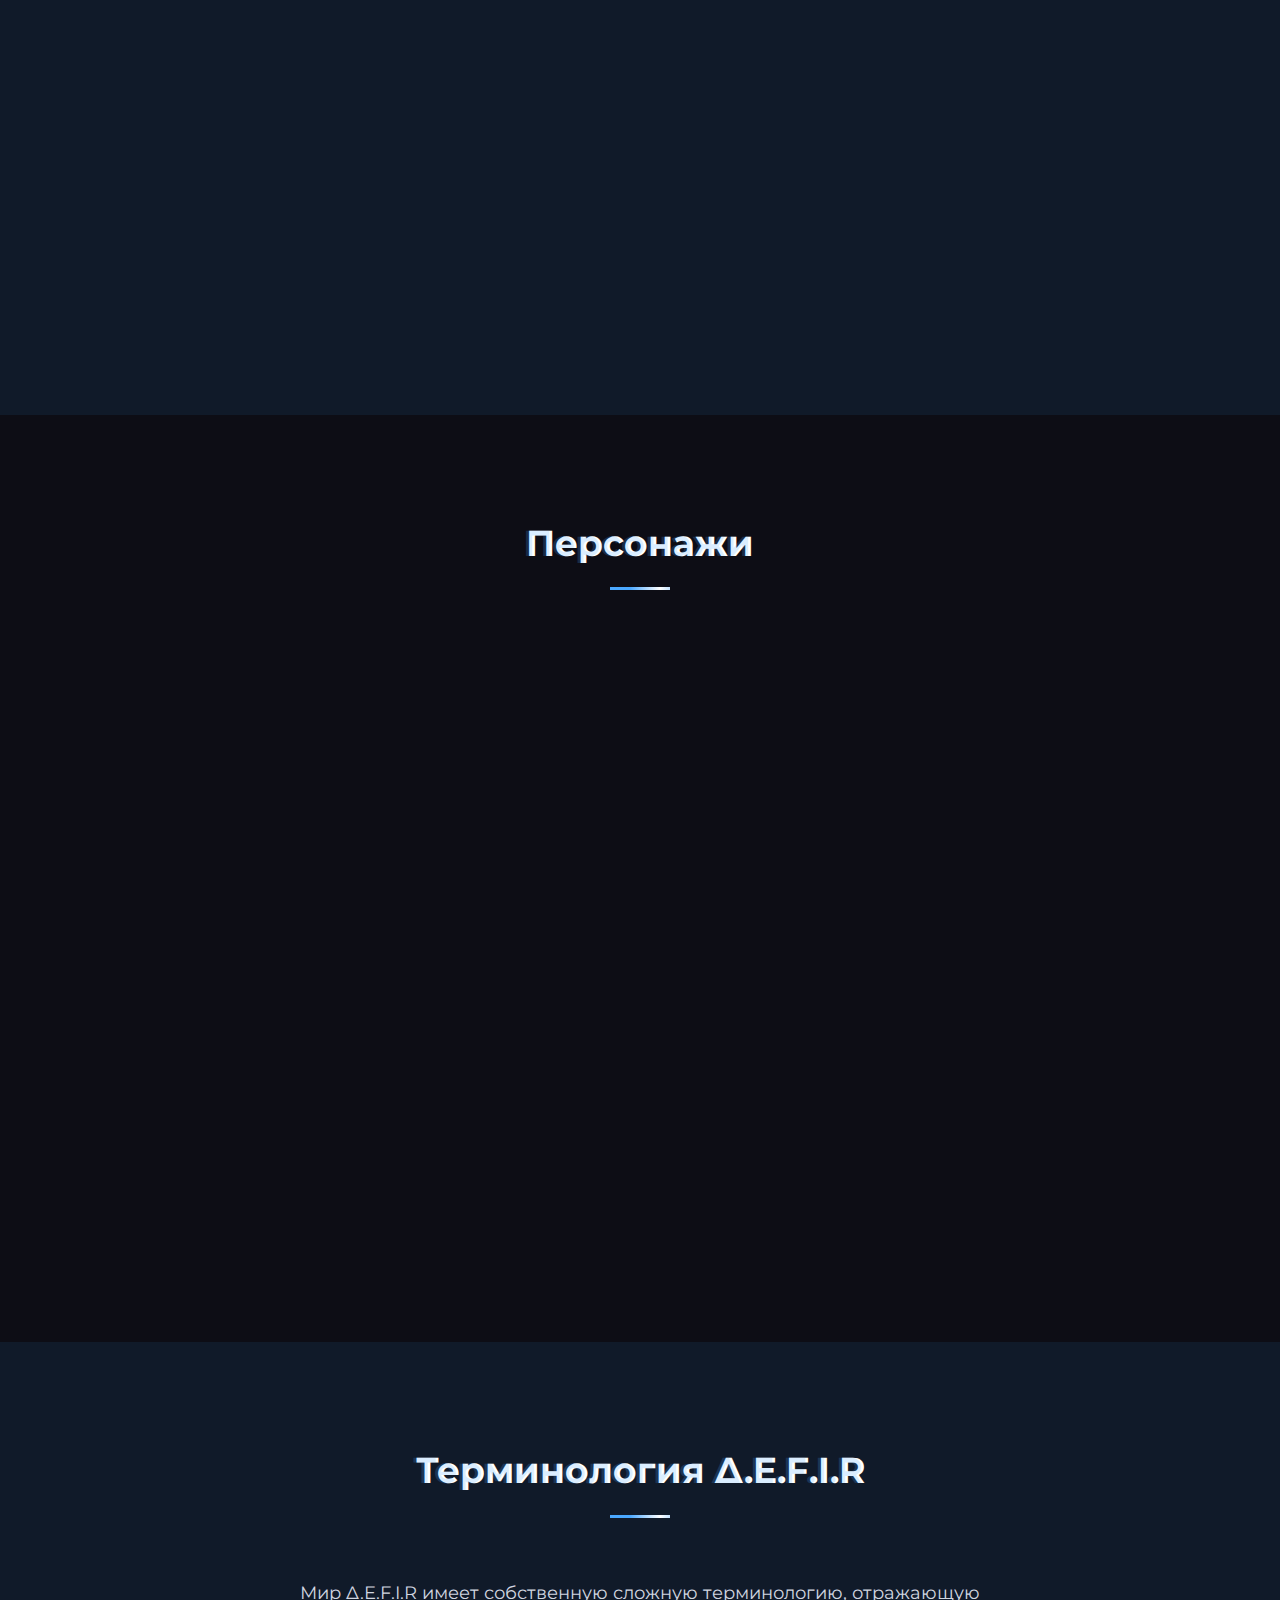
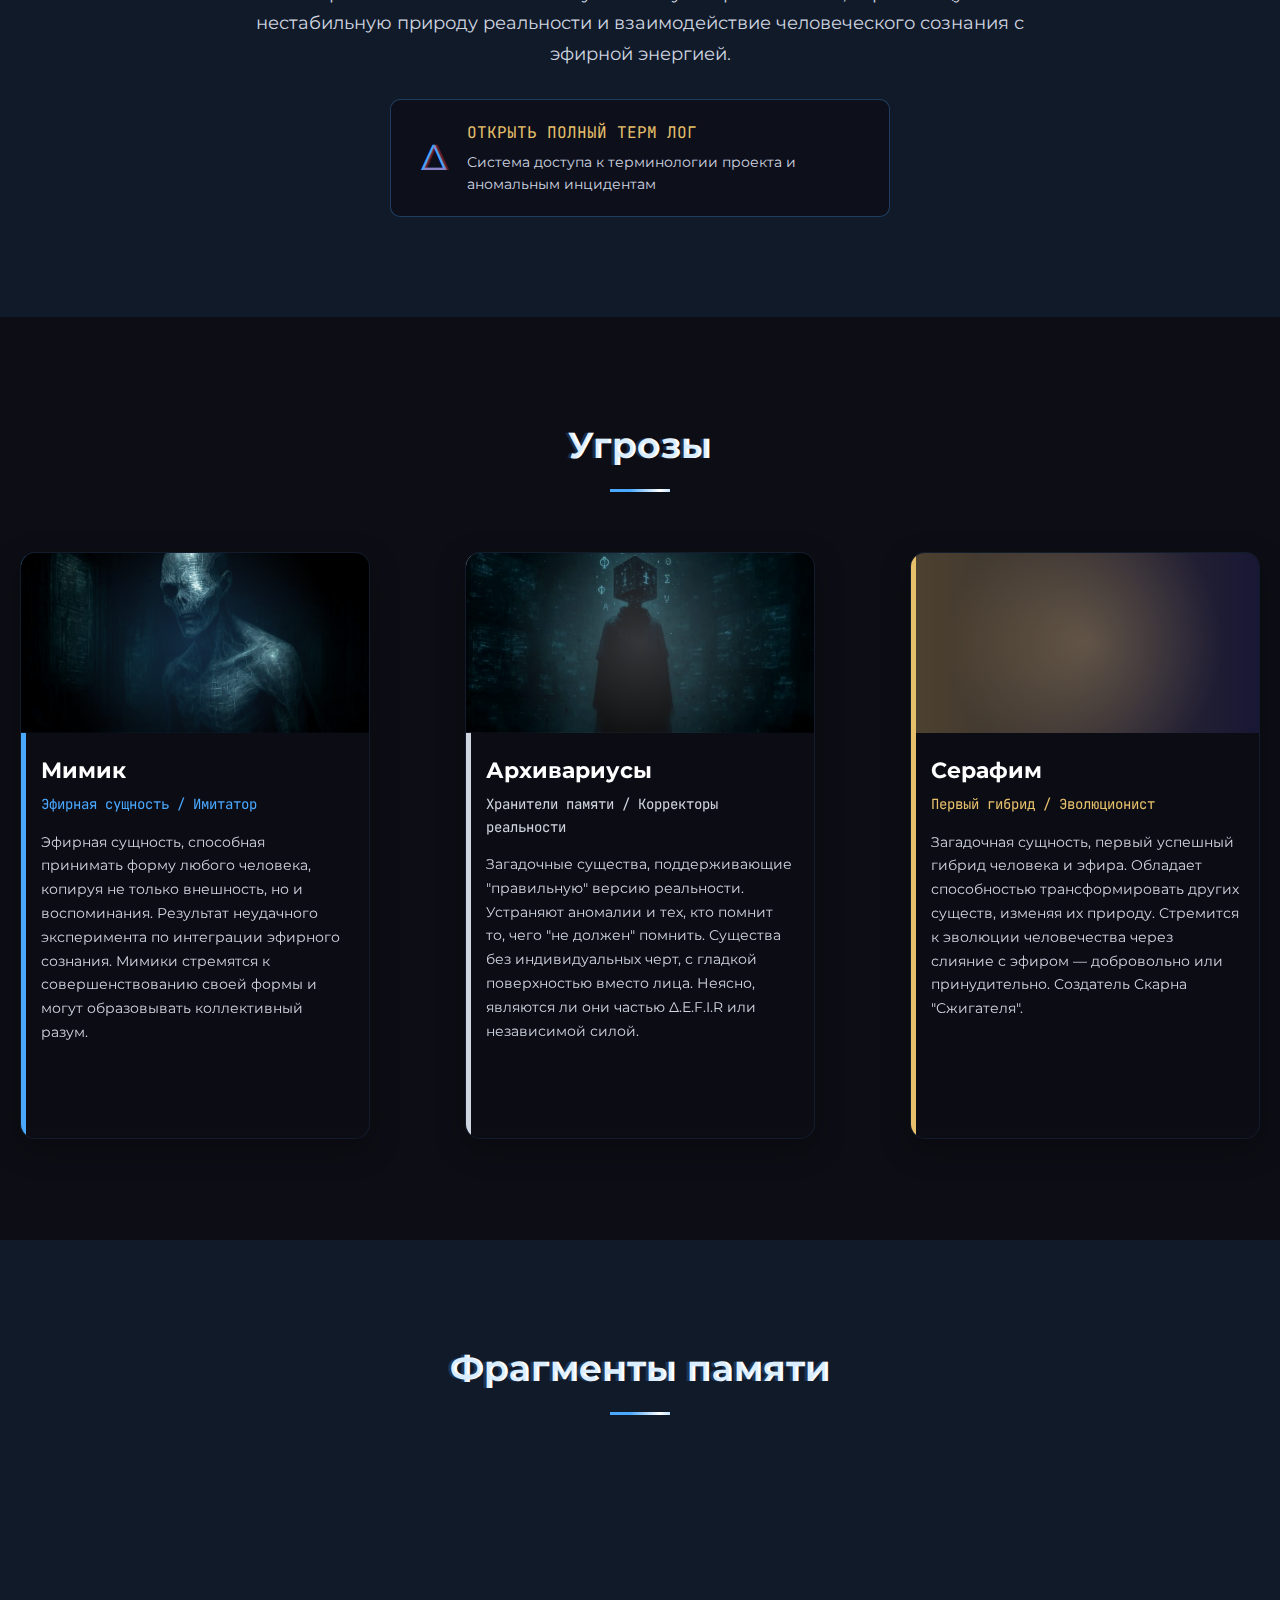
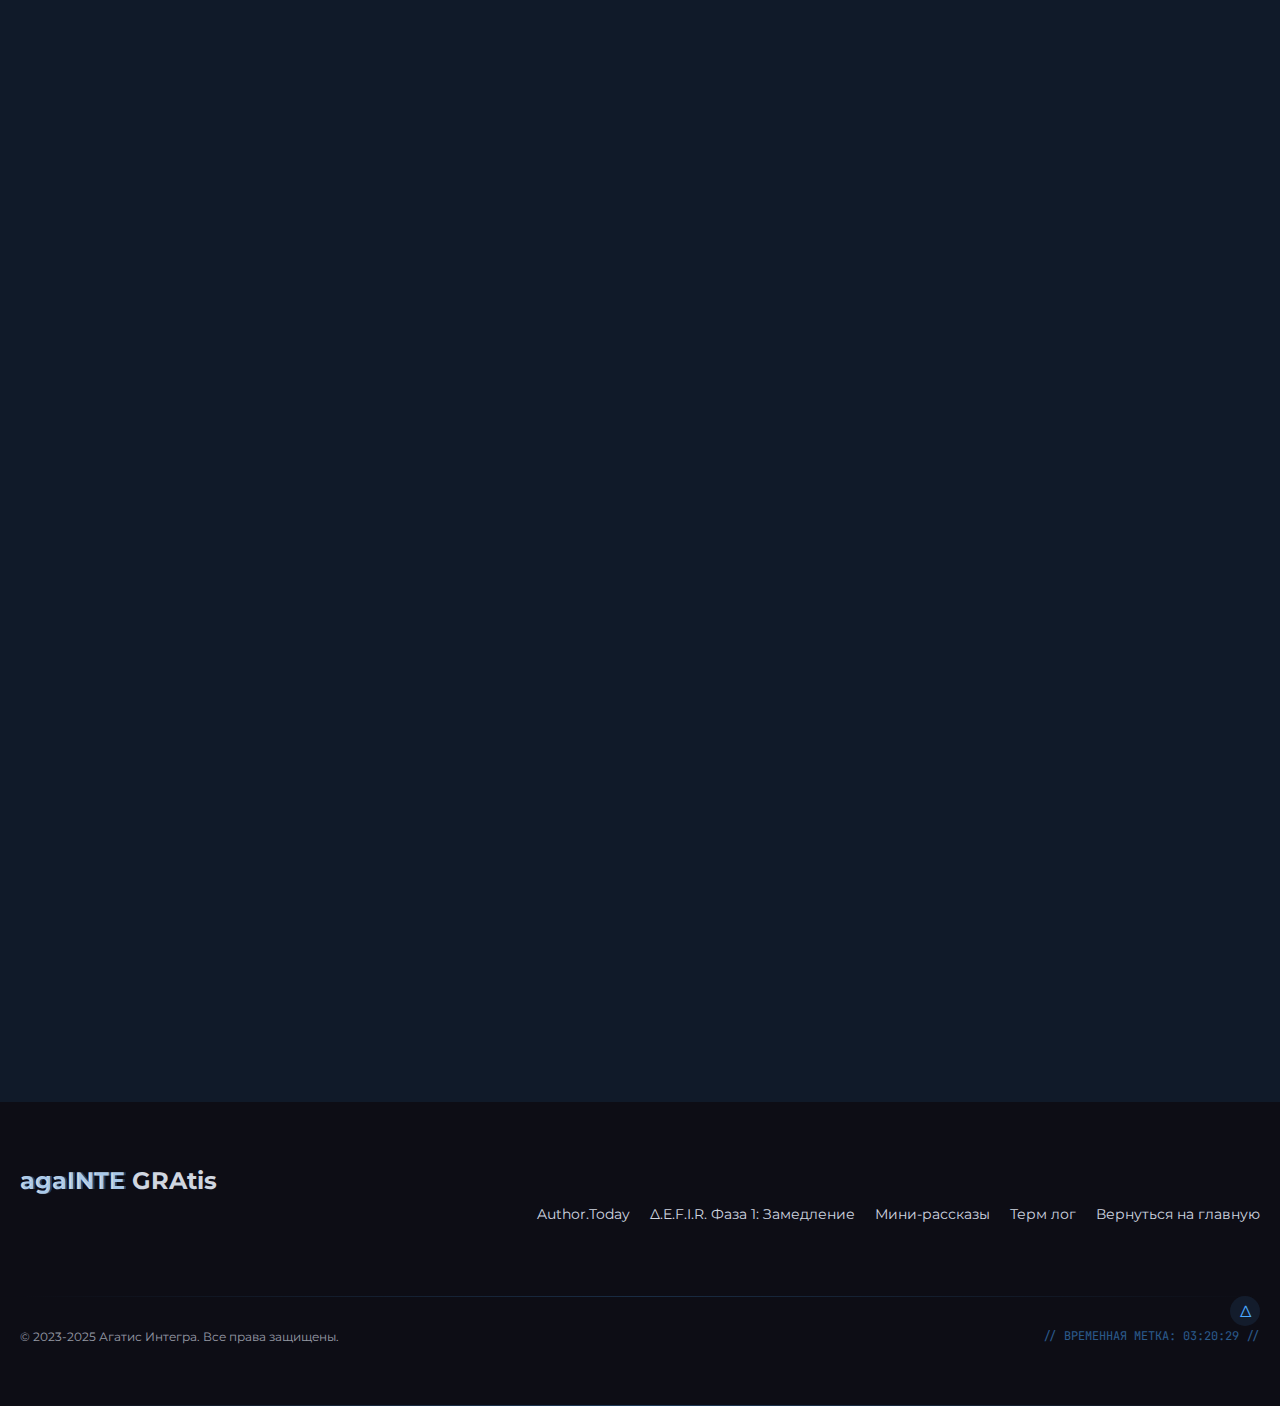
<file: efir/index.html>
<!DOCTYPE html>
<html lang="ru">
<head>
    <meta charset="UTF-8">
    <meta name="viewport" content="width=device-width, initial-scale=1.0">
    <title>Δ.E.F.I.R. Фаза 1: Замедление | Агатис Интегра</title>
    <meta name="description" content="Погрузитесь в мир Δ.E.F.I.R, где реальность расслаивается, а время становится оружием">
    <link rel="preconnect" href="https://fonts.googleapis.com">
    <link rel="preconnect" href="https://fonts.gstatic.com" crossorigin>
    <link href="https://fonts.googleapis.com/css2?family=JetBrains+Mono:wght@300;400;500&family=Montserrat:wght@300;400;500;600;700&display=swap" rel="stylesheet">
    <link rel="preload" href="cover.jpg" as="image">
    <link rel="preload" href="grayzone.jpg" as="image">
    <link rel="preload" href="omega.jpg" as="image">
    <link rel="preload" href="redzone.jpg" as="image">
    <link rel="preload" href="alex.jpg" as="image">
    <link rel="preload" href="eva.jpg" as="image">
    <link rel="preload" href="fire.jpg" as="image">
    <meta property="og:title" content="Δ.E.F.I.R. Фаза 1: Замедление | Агатис Интегра">
    <meta property="og:description" content="Погрузитесь в мир Δ.E.F.I.R, где реальность расслаивается, а время становится оружием">
    <meta property="og:image" content="https://againte.gratis/efir/cover.jpg">
    <meta property="og:url" content="https://againte.gratis/efir/">
    <meta property="og:type" content="website">
    <meta name="twitter:card" content="summary_large_image">
    <link href="style.css" rel="stylesheet"/>
    <link rel="icon" href="https://againte.gratis/favicon32.png" type="image/png">
</head>
<body class="corruption-ready">
    <div class="particles-container">
        <div class="particles" id="particles-back"></div>
        <div class="particles" id="particles-mid"></div>
        <div class="particles" id="particles-front"></div>
    </div>
    
    <div class="tm7-interface" id="tm7Interface">
        <div class="tm7-message" id="tm7Message">
            <div class="tm7-message-header">[ИМПЛ/TM-7]:</div>
            <div class="tm7-message-content" id="tm7MessageContent">ИНИЦИАЛИЗАЦИЯ...</div>
        </div>
    </div>
    
    <div class="reality-breach" id="realityBreach"></div>
    
    <nav class="nav">
        <button class="nav-toggle" aria-label="Открыть меню">
            <span class="nav-toggle-text">МЕНЮ_TM-7</span>
            <div class="nav-toggle-icon">
                <span></span><span></span><span></span>
            </div>
        </button>
        <div class="nav-menu" id="navMenu">
            <div class="nav-scan-line"></div>
            <div class="nav-menu-inner">
                <a href="#about" class="nav-link" data-section="О книге">О книге</a>
                <a href="#world" class="nav-link" data-section="Мир Δ.E.F.I.R">Мир Δ.E.F.I.R</a>
                <a href="#characters" class="nav-link" data-section="Персонажи">Персонажи</a>
                <a href="#terminology" class="nav-link" data-section="Терминология">Терминология</a>
                <a href="#antagonists" class="nav-link" data-section="Угрозы">Угрозы</a>
                <a href="#memory" class="nav-link" data-section="Фрагменты памяти">Фрагменты памяти</a>
                <a href="https://againte.gratis/efir/stories/" class="nav-link external" data-section="Мини-рассказы">Мини-рассказы</a>
                <a href="https://againte.gratis/efir/archive/" class="nav-link external" data-section="Терм лог">Терм лог</a>
                <a href="https://author.today/work/436551" class="nav-link external" data-section="Читать книгу">Читать книгу</a>
            </div>
        </div>
    </nav>
    
    <section class="hero" id="hero">
        <div class="hero-glitch-overlay"></div>
        <div class="hero-content">
            <div class="hero-delta" data-text="Δ">Δ</div>
            <h1 class="hero-title" data-text="Δ.E.F.I.R. Фаза 1: Замедление">Δ.E.F.I.R. Фаза 1: Замедление</h1>
            <p class="hero-subtitle" data-echo="Реальность — это функция. Ты — её ошибка.">Реальность — это функция. Ты — её ошибка.</p>
            <a href="https://author.today/work/436551" class="hero-cta">
                <span class="hero-cta-text">Читать книгу</span>
                <span class="hero-cta-glitch"></span>
            </a>
        </div>
        <div class="hero-echo-phrases" id="heroEchoPhrases"></div>
    </section>
    
    <section class="section about" id="about">
        <div class="section-background"></div>
        <div class="container">
            <div class="section-header">
                <h2 class="section-title" data-text="О книге">О книге</h2>
                <div class="section-title-line"></div>
            </div>
            <div class="about-content">
                <div class="about-text">
                    <h3 class="about-title">Когда время становится оружием</h3>
                    <p class="about-description">Восемь секунд на выдохе. В прицеле — затылок охранника с татуировкой штрих-кода. Дождь барабанит по обшивке воздуховода.</p>
                    <p class="about-description">Алекс Северов — один из лучших наемников Серой зоны, выполняющий заказы благодаря уникальному импланту <span class="highlight-term" data-term="TM-7">TM-7</span> и способности "<span class="highlight-term" data-term="ЗАМЕДЛЕНИЕ">Замедление</span>". Но его последнее задание становится началом кошмара: встреча с собственным двойником, загадочные сообщения от женщины по имени Ева и неясные, фрагментарные воспоминания о катастрофе, которую он не должен помнить.</p>
                    <p class="about-description">В мире, где <span class="highlight-term" data-term="Δ.E.F.I.R">эфирная энергия</span> изменила законы реальности, Алексу предстоит узнать жестокую правду о собственном прошлом, разгадать тайну проекта "Ева" и спуститься вглубь заброшенной базы "Омега", где его ждет встреча с собственной судьбой и выбор, который изменит не только его самого, но и саму природу реальности.</p>
                    <div class="tm7-status">
                        <div class="tm7-status-header">[ИМПЛ/TM-7]:</div>
                        <div class="tm7-status-content">
                            <div class="tm7-status-line">ОБНАРУЖЕН ОБЪЕКТ ИНТЕРЕСА</div>
                            <div class="tm7-status-line">РЕКОМЕНДУЕТСЯ ПРОВЕСТИ СКАНИРОВАНИЕ</div>
                            <div class="tm7-status-line" id="authorizationLine">ЗАПРОС АВТОРИЗАЦИИ</div>
                            <div class="tm7-status-cursor"></div>
                        </div>
                    </div>
                </div>
                <div class="about-image">
                    <div class="book-cover-container">
                        <img loading="lazy" src="cover.jpg" alt="Обложка книги Δ.E.F.I.R. Фаза 1: Замедление" class="book-cover">
                        <div class="book-cover-glitch"></div>
                    </div>
                </div>
            </div>
        </div>
    </section>
    
    <section class="section world" id="world">
        <div class="section-background"></div>
        <div class="container">
            <div class="section-header">
                <h2 class="section-title" data-text="Мир Δ.E.F.I.R">Мир Δ.E.F.I.R</h2>
                <div class="section-title-line"></div>
            </div>
            <div class="world-content">
                <div class="world-map" id="worldMap">
                    <div class="world-map-overlay"></div>
                    <div class="world-marker" data-location="grey-zone" title="Серая зона"></div>
                    <div class="world-marker" data-location="omega-base" title="База 'Омега'"></div>
                    <div class="world-marker" data-location="red-zone" title="Красная зона"></div>
                    <div class="world-marker" data-location="deep-complex" title="Глубинный комплекс"></div>
                </div>
                
                <div class="locations">
                    <div class="location-card" data-location="grey-zone">
                        <div class="location-image-container">
                            <img loading="lazy" src="grayzone.jpg" alt="Серая зона - территория наемников и нелегальных технологий" class="location-image">
                            <div class="location-effect grey-zone-effect"></div>
                        </div>
                        <div class="location-content">
                            <h3 class="location-title">Серая зона</h3>
                            <p class="location-description">Полузаброшенный район на окраине города, где свои законы и правила. Территория наемников, бывших военных и тех, кто хочет скрыться от внимания властей. Единственное место, где можно приобрести нелегальные импланты и эфирное оборудование.</p>
                            <div class="location-memory">
                                <q>...Спешка в Серой зоне — верный путь в морг без опознавательных жетонов...</q>
                            </div>
                        </div>
                    </div>
                    
                    <div class="location-card" data-location="omega-base">
                        <div class="location-image-container">
                            <img loading="lazy" src="omega.jpg" alt="База Омега - заброшенный исследовательский комплекс" class="location-image">
                            <div class="location-effect omega-effect"></div>
                        </div>
                        <div class="location-content">
                            <h3 class="location-title">База "Омега"</h3>
                            <p class="location-description">Заброшенный исследовательский комплекс, где проводились эксперименты с Δ.E.F.I.R. После катастрофы, известной как "Трещина в Фазе 0", база была законсервирована. По слухам, там до сих пор активны системы защиты и странные эфирные аномалии.</p>
                            <div class="location-memory">
                                <q>...Кто-то видел это до тебя...</q>
                            </div>
                        </div>
                    </div>
                    
                    <div class="location-card" data-location="red-zone">
                        <div class="location-image-container">
                            <img loading="lazy" src="redzone.jpg" alt="Красная зона - территория критического проникновения Δ.E.F.I.R" class="location-image">
                            <div class="location-effect red-zone-effect"></div>
                        </div>
                        <div class="location-content">
                            <h3 class="location-title">Красная зона</h3>
                            <p class="location-description">Территория критического проникновения Δ.E.F.I.R, где реальность нестабильна. Законы физики здесь искажаются, время течет иначе, а те, кто осмеливается войти, рискуют потерять не только жизнь, но и рассудок. Место обитания эфирных хищников.</p>
                            <div class="location-memory">
                                <q>...Переход ощущается физически — прорыв сквозь пленку...</q>
                            </div>
                        </div>
                    </div>

                    <div class="location-card" data-location="deep-complex">
                        <div class="location-image-container">
                            <img loading="lazy" src="deep-complex.jpg" alt="Глубинный комплекс - место первых экспериментов с Δ.E.F.I.R" class="location-image">
                            <div class="location-effect deep-complex-effect"></div>
                        </div>
                        <div class="location-content">
                            <h3 class="location-title">Глубинный комплекс</h3>
                            <p class="location-description">Скрытый под базой "Омега" древний исследовательский комплекс, где проводились первые эксперименты с Δ.E.F.I.R. Здесь находится Дерево Связей — грандиозная структура, хранящая фрагменты сознаний всех участников проекта "Первичная Ева". В самой глубине комплекса хранится оригинальный TX-Δ.</p>
                            <div class="location-memory">
                                <q>...Здесь все началось. Задолго до "Омеги"...</q>
                            </div>
                        </div>
                    </div>
                </div>
            </div>
        </div>
    </section>
    
    <section class="section characters" id="characters">
        <div class="section-background"></div>
        <div class="container">
            <div class="section-header">
                <h2 class="section-title" data-text="Персонажи">Персонажи</h2>
                <div class="section-title-line"></div>
            </div>
            <div class="characters-content">
                <div class="character-cards">
                    <div class="character-card alexei">
                        <div class="character-portrait">
                            <div class="character-portrait-image alex"></div>
                            <div class="character-portrait-effect slowdown-effect"></div>
                        </div>
                        <div class="character-info">
                            <h3 class="character-name">Алекс Северов</h3>
                            <div class="character-role">Наемник / Бывший исследователь</div>
                            <p class="character-description">Профессиональный наемник с имплантом TM-7, дающим способность "Замедление". Постепенно вспоминает, что ранее был ученым и создателем проекта TX-Δ. Его истинная связь с имплантом и проектом "Ева" гораздо глубже, чем кажется на первый взгляд. В его памяти скрыт ключ к тайне всего комплекса "Омега".</p>
                            <div class="character-quote">
                                <q>Ты выбрался, но я — нет</q>
                            </div>
                        </div>
                    </div>
                    
                    <div class="character-card eva">
                        <div class="character-portrait">
                            <div class="character-portrait-image eva"></div>
                            <div class="character-portrait-effect eva-effect"></div>
                        </div>
                        <div class="character-info">
                            <h3 class="character-name">Ева</h3>
                            <div class="character-role">Загадочная фигура / Ключ к разгадке</div>
                            <p class="character-description">Женщина со светлыми волосами и глазами, меняющими цвет. Была ключевой фигурой в проекте, названном её именем. После эксперимента по интеграции с Δ.E.F.I.R стала чем-то большим, чем человек — своеобразным мостом между мирами. Её сущность разделена, и часть её существует в эфирном измерении.</p>
                            <div class="character-quote">
                                <q>Помни не то, что видишь, а то, что чувствуешь</q>
                            </div>
                        </div>
                    </div>
                    
                    <div class="character-card skarn">
                        <div class="character-portrait">
                            <div class="character-portrait-image skarn"></div>
                            <div class="character-portrait-effect fire-effect"></div>
                        </div>
                        <div class="character-info">
                            <h3 class="character-name">Скарн "Сжигатель"</h3>
                            <div class="character-role">Охотник / Бывший соратник</div>
                            <p class="character-description">Некогда ученый по имени Виктор Крайнев, друг и коллега Алекса. После катастрофы был трансформирован существом по имени Серафим, который "разложил его на структуру" и собрал заново. Теперь управляет эфирным пламенем и следует таинственным целям Серафима по эволюции человечества через соединение с эфиром.</p>
                            <div class="character-quote">
                                <q>Оно стирает не плоть. Оно стирает суть</q>
                            </div>
                        </div>
                    </div>
                </div>
            </div>
        </div>
    </section>
    
    <section class="section terminology" id="terminology">
        <div class="section-background"></div>
        <div class="container">
            <div class="section-header">
                <h2 class="section-title" data-text="Терминология Δ.E.F.I.R">Терминология Δ.E.F.I.R</h2>
                <div class="section-title-line"></div>
            </div>
            <div class="terminology-content">
                <div class="terminology-intro">
                    <p class="terminology-text">Мир Δ.E.F.I.R имеет собственную сложную терминологию, отражающую нестабильную природу реальности и взаимодействие человеческого сознания с эфирной энергией.</p>
                    <a href="https://againte.gratis/efir/archive/" class="terminology-link">
                        <div class="terminology-link-icon">
                            <span class="delta-icon">Δ</span>
                        </div>
                        <div class="terminology-link-text">
                            <span class="terminology-link-title">ОТКРЫТЬ ПОЛНЫЙ ТЕРМ ЛОГ</span>
                            <span class="terminology-link-desc">Система доступа к терминологии проекта и аномальным инцидентам</span>
                        </div>
                    </a>
                </div>
            </div>
        </div>
    </section>

    <section class="section antagonists" id="antagonists">
        <div class="section-background"></div>
        <div class="container">
            <div class="section-header">
                <h2 class="section-title" data-text="Угрозы">Угрозы</h2>
                <div class="section-title-line"></div>
            </div>
            <div class="antagonists-content">
                <div class="antagonist-cards">
                    <div class="antagonist-card mimic">
                        <div class="antagonist-image">
                            <div class="antagonist-image-overlay"></div>
                            <div class="antagonist-image-effect slowdown-effect"></div>
                        </div>
                        <div class="antagonist-info">
                            <h3 class="antagonist-name">Мимик</h3>
                            <div class="antagonist-type">Эфирная сущность / Имитатор</div>
                            <p class="antagonist-description">Эфирная сущность, способная принимать форму любого человека, копируя не только внешность, но и воспоминания. Результат неудачного эксперимента по интеграции эфирного сознания. Мимики стремятся к совершенствованию своей формы и могут образовывать коллективный разум.</p>
                            <div class="antagonist-quote">
                                <q>Может быть, я — уже ты, и ты этого не заметил</q>
                            </div>
                        </div>
                    </div>
                    
                    <div class="antagonist-card archivists">
                        <div class="antagonist-image">
                            <div class="antagonist-image-overlay"></div>
                            <div class="antagonist-image-effect archivists-effect"></div>
                        </div>
                        <div class="antagonist-info">
                            <h3 class="antagonist-name">Архивариусы</h3>
                            <div class="antagonist-type">Хранители памяти / Корректоры реальности</div>
                            <p class="antagonist-description">Загадочные существа, поддерживающие "правильную" версию реальности. Устраняют аномалии и тех, кто помнит то, чего "не должен" помнить. Существа без индивидуальных черт, с гладкой поверхностью вместо лица. Неясно, являются ли они частью Δ.E.F.I.R или независимой силой.</p>
                            <div class="antagonist-quote">
                                <q>Они стирают всё, что помнит неверно</q>
                            </div>
                        </div>
                    </div>
                    
                    <div class="antagonist-card seraphim">
                        <div class="antagonist-image">
                            <div class="antagonist-image-overlay"></div>
                            <div class="antagonist-image-effect seraphim-effect"></div>
                        </div>
                        <div class="antagonist-info">
                            <h3 class="antagonist-name">Серафим</h3>
                            <div class="antagonist-type">Первый гибрид / Эволюционист</div>
                            <p class="antagonist-description">Загадочная сущность, первый успешный гибрид человека и эфира. Обладает способностью трансформировать других существ, изменяя их природу. Стремится к эволюции человечества через слияние с эфиром — добровольно или принудительно. Создатель Скарна "Сжигателя".</p>
                            <div class="antagonist-quote">
                                <q>Человечество должно эволюционировать или исчезнуть</q>
                            </div>
                        </div>
                    </div>
                </div>
            </div>
        </div>
    </section>
    
    <section class="section memory" id="memory">
        <div class="section-background"></div>
        <div class="container">
            <div class="section-header">
                <h2 class="section-title" data-text="Фрагменты памяти">Фрагменты памяти</h2>
                <div class="section-title-line"></div>
            </div>
            <div class="memory-content">
                <div class="fragments">
                    <div class="fragment">
                        <div class="fragment-title">[ВСПЫШКА ПАМЯТИ]:</div>
                        <div class="fragment-quote">"Помни не то, что видишь, а то, что чувствуешь."</div>
                        <div class="fragment-context">Это фраза, которую Ева часто повторяла Алексу. Она оставила её как подсказку на медальоне, который стал связующим звеном между разными версиями реальности. Эта фраза — ключ к пониманию природы воспоминаний в мире, где реальность нестабильна.</div>
                        <div class="fragment-echo"></div>
                    </div>
                    
                    <div class="fragment">
                        <div class="fragment-title">[ИМПЛ/TM-7]:</div>
                        <div class="fragment-quote">"Я не просто имплант, Алекс. Я — твоя память. Часть тебя, которую ты скопировал перед..."</div>
                        <div class="fragment-context">В критический момент TM-7 раскрывает свою истинную природу. Он содержит не просто алгоритмы, а фрагменты сознания самого Алекса — версии, которая прошла через катастрофу и, возможно, погибла, сохранив частицу себя в импланте.</div>
                        <div class="fragment-echo"></div>
                    </div>
                    
                    <div class="fragment">
                        <div class="fragment-title">[Σ.ECHO]:</div>
                        <div class="fragment-quote">"Я ждала тебя. Снова."</div>
                        <div class="fragment-context">Эхо-сообщение от Евы, которое Алекс слышит в лаборатории на базе "Омега". Оно подразумевает, что их встреча — не первая, что цикл повторяется, и что Ева каким-то образом существует вне обычного течения времени, наблюдая за всеми итерациями событий.</div>
                        <div class="fragment-echo"></div>
                    </div>
                    
                    <div class="fragment eva-log">
                        <div class="fragment-title">[ЖУРНАЛ EVA // 0.4.3β]:</div>
                        <div class="fragment-quote">"Слияние возможно только при потере центра."</div>
                        <div class="fragment-context">Лог от Евы, оставленный в лаборатории. Намекает на необходимость отказа от собственного "Я" при синхронизации с Δ.E.F.I.R.</div>
                        <div class="fragment-echo"></div>
                    </div>
                    
                    <div class="fragment">
                        <div class="fragment-title">[АРХИВАРИУС]:</div>
                        <div class="fragment-quote">"Они стирают всё, что помнит неверно."</div>
                        <div class="fragment-context">Предупреждение от TM-7 об Архивариусах — загадочных существах, которые поддерживают "правильную" версию реальности, устраняя аномалии и тех, кто помнит то, чего "не должен" помнить. Это намекает на существование некой силы, контролирующей информационное поле мира.</div>
                        <div class="fragment-echo"></div>
                    </div>
                    <div class="fragment">
                        <div class="fragment-title">[СКАРН]:</div>
                        <div class="fragment-quote">"TX-Δ интегрируется только с одним носителем. Если я не могу получить устройство... я заберу носителя."</div>
                        <div class="fragment-context">Слова Скарна в глубинном комплексе, раскрывающие его истинную цель — любой ценой получить технологию TX-Δ для Серафима. Это показывает конфликт между двумя философиями интеграции с эфиром: насильственной трансформацией и естественным выбором.</div>
                        <div class="fragment-echo"></div>
                    </div>

                    <div class="fragment">
                        <div class="fragment-title">[Δ.MIMIC]:</div>
                        <div class="fragment-quote">"Может быть, я — уже ты, и ты этого не заметил."</div>
                        <div class="fragment-context">Слова Мимика, принявшего форму Алекса, поднимают философский вопрос о природе идентичности. В мире, где сознание может быть скопировано, где грань между оригиналом и копией? И как человек может быть уверен в собственной подлинности?</div>
                        <div class="fragment-echo"></div>
                    </div>

                    <div class="fragment">
                        <div class="fragment-title">[TX-Δ + Σ.ECHO]:</div>
                        <div class="fragment-quote">"Если ты выбрал меня — я выбираю тебя."</div>
                        <div class="fragment-context">Момент взаимного выбора между Алексом и TX-Δ, когда герой осознаёт, что технология не просто инструмент, а потенциальный партнер по эволюции. Этот выбор отражает ключевую философскую концепцию мира Δ.E.F.I.R — добровольную интеграцию в противовес принуждению.</div>
                        <div class="fragment-echo"></div>
                    </div>
                </div>
            </div>
        </div>
    </section>
    
    <footer class="footer">
        <div class="footer-glitch"></div>
        <div class="container">
            <div class="footer-content">
                <div class="footer-brand">
                    <div class="footer-logo" data-text="agaINTE GRAtis">agaINTE GRAtis</div>
                    <div class="footer-create" id="footerCreate">Собрано вручную. Проверено Архивариусом.</div>
                </div>
                <div class="footer-links">
                    <a href="https://author.today/u/agatisintegra" class="footer-link">Author.Today</a>
                    <a href="https://author.today/work/436551" class="footer-link">Δ.E.F.I.R. Фаза 1: Замедление</a>
                    <a href="https://againte.gratis/efir/stories/" class="footer-link">Мини-рассказы</a>
                    <a href="https://againte.gratis/efir/archive/" class="footer-link">Терм лог</a>
                    <a href="https://againte.gratis" class="footer-link">Вернуться на главную</a>
                </div>
            </div>
            <div class="footer-separator"></div>
            <div class="footer-copyright">
                <div class="footer-copyright-text">© 2023-2025 Агатис Интегра. Все права защищены.</div>
                <div class="footer-protocol" id="footerProtocol">Δ.PROTOCOL // TM-7 vΔ1.0.7-beta [unlicensed build]</div>
                <div class="footer-timestamp" id="footerTimestamp">// ВРЕМЕННАЯ МЕТКА: ИНИЦИАЛИЗАЦИЯ... //</div>
            </div>
            
            <div class="easter-egg" id="easterEgg">
                <div class="easter-egg-trigger">Δ</div>
                <div class="easter-egg-content">
                    <div class="easter-egg-title">[ДОСТУП ПОЛУЧЕН]</div>
                    <div class="easter-egg-message">
                        Если ты это видишь, значит, выбор уже сделан. Помни: интеграция неизбежна.
                        <span class="easter-egg-signature">— TX-Δ</span>
                    </div>
                </div>
            </div>
        </div>
    </footer>
    
    <div class="archivist" id="archivist"></div>
    <div class="time-cursor" id="timeCursor"></div>
    <script src="script.js"></script>
</body>
</html>
</file>
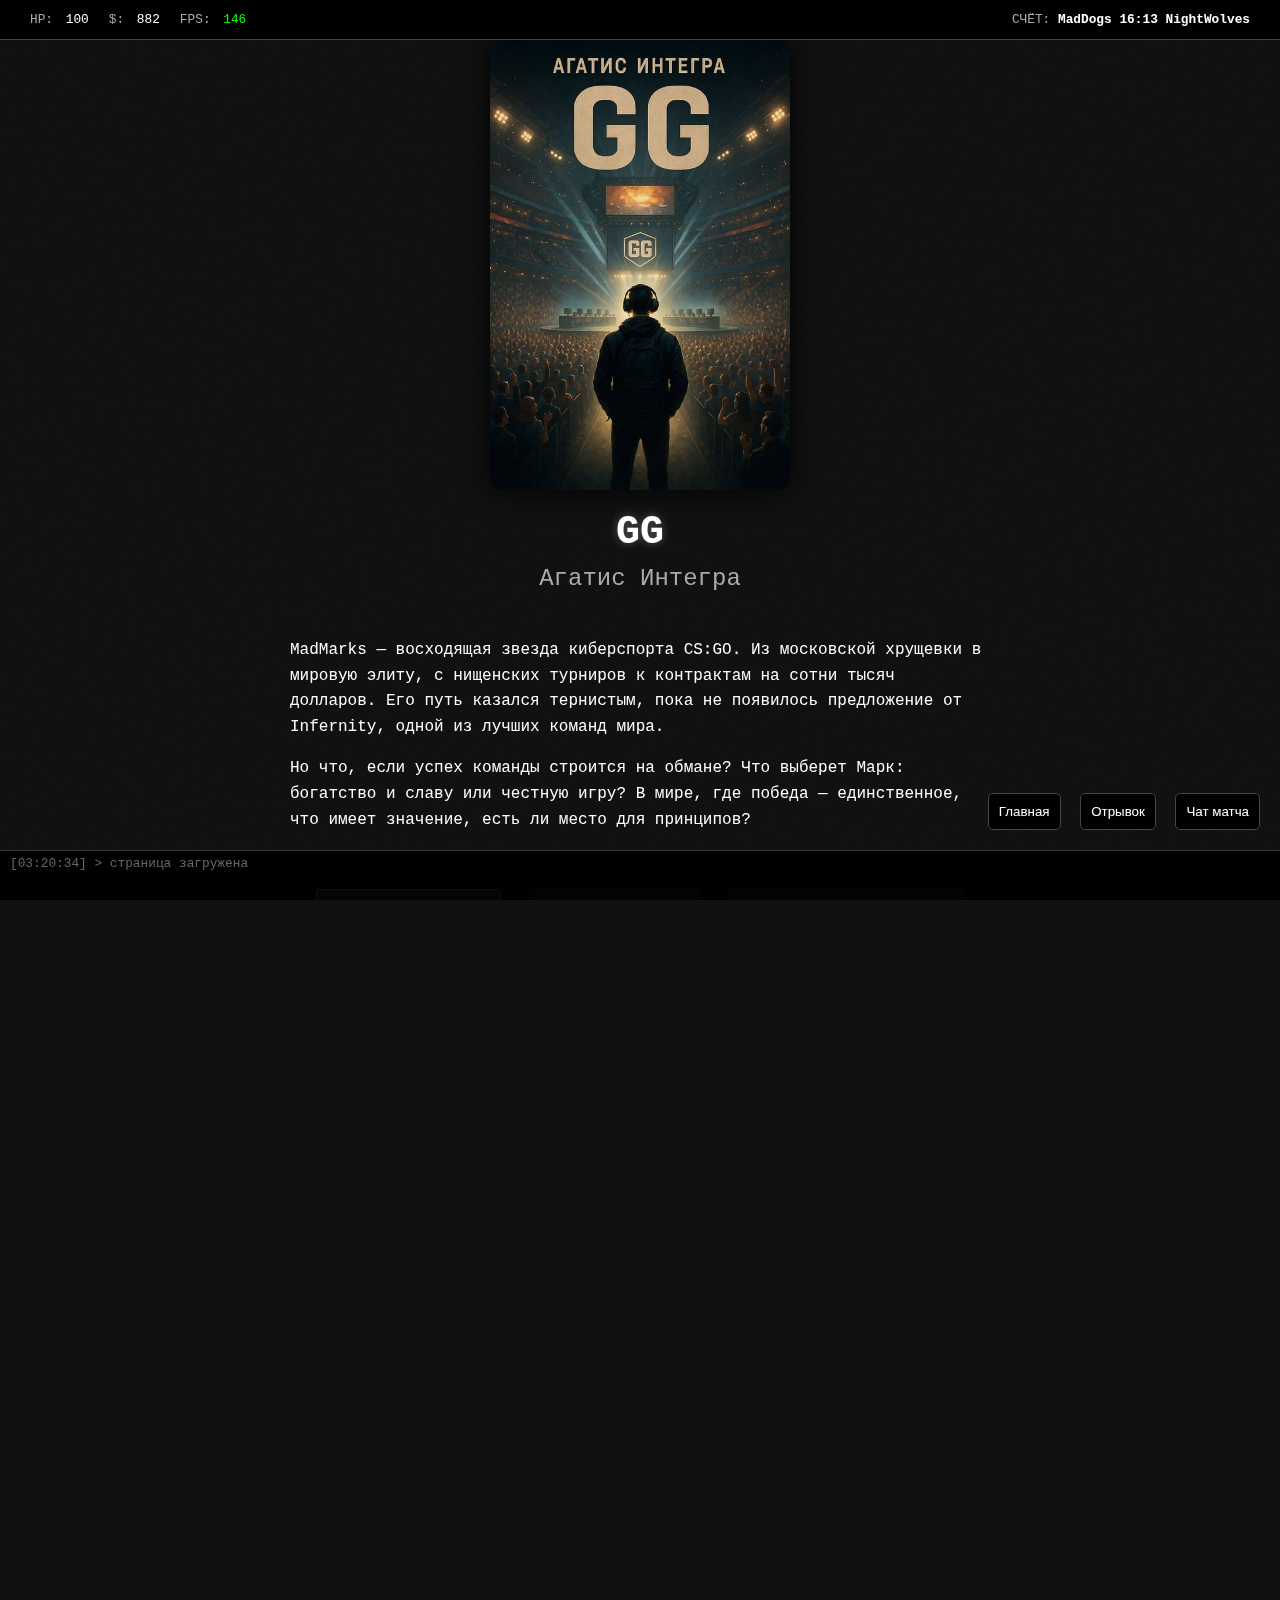
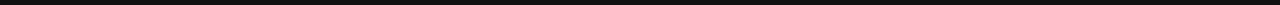
<file: gg/index.html>
<!DOCTYPE html>
<html id="html-lang" lang="ru">
<head>
    <meta charset="UTF-8">
    <meta name="theme-color" content="#111111">
    <meta http-equiv="X-UA-Compatible" content="IE=edge">
    <meta name="viewport" content="width=device-width, initial-scale=1.0">
    <title>GG | Агатис Интегра</title>
    <meta name="description" content="GG - книга о профессиональном CS:GO игроке MadMarks, его взлете и моральных дилеммах">
    <meta name="keywords" content="Агатис Интегра, GG, киберспорт, CS:GO, MadMarks">
    <meta name="author" content="Агатис Интегра">
    <meta property="og:title" content="GG | Агатис Интегра">
    <meta property="og:description" content="GG - история о киберспорте, принципах и победах">
    <meta property="og:type" content="website">
    <link rel="icon" href="favicon32.png" type="image/png">
    <style>
        html, body {
            margin: 0;
            padding: 0;
            height: 100%;
            font-family: 'Courier New', monospace;
            background: #111;
            color: #fff;
            overflow-x: hidden;
            -webkit-tap-highlight-color: transparent;
            position: relative;
        }
        body::before {
            content: '';
            position: fixed;
            top: 0;
            left: 0;
            right: 0;
            bottom: 0;
            background-image: url('data:image/svg+xml;utf8,<svg viewBox="0 0 200 200" xmlns="http://www.w3.org/2000/svg"><filter id="noiseFilter"><feTurbulence type="fractalNoise" baseFrequency="0.65" numOctaves="3" stitchTiles="stitch"/><feColorMatrix type="matrix" values="1 0 0 0 0 0 1 0 0 0 0 0 1 0 0 0 0 0 0.5 0"/></filter><rect width="100%" height="100%" filter="url(%23noiseFilter)"/></svg>');
            pointer-events: none;
            opacity: 0.02;
            z-index: 1;
        }
        .section {
            display: flex;
            flex-direction: column;
            justify-content: center;
            align-items: center;
            min-height: 100vh;
            width: 100%;
            position: relative;
            z-index: 2;
            text-align: center;
            padding: 40px 20px 140px 20px;
            box-sizing: border-box;
        }
        #game-hud {
            width: 100%;
            height: 40px;
            background-color: rgba(0, 0, 0, 0.9);
            position: fixed;
            top: 0;
            left: 0;
            right: 0;
            z-index: 100;
            display: flex;
            justify-content: space-between;
            align-items: center;
            padding: 0 20px;
            box-sizing: border-box;
            border-bottom: 1px solid #444;
        }
        #hud-left {
            display: flex;
            align-items: center;
        }
        #hud-right {
            display: flex;
            align-items: center;
        }
        .hud-item {
            margin: 0 10px;
            font-size: 0.8em;
            color: #aaa;
        }
        .hud-value {
            color: #fff;
            margin-left: 5px;
        }
        .score {
            font-weight: bold;
            color: #fff;
        }
        .terminal-window {
            background-color: rgba(0, 0, 0, 0.8);
            border: 1px solid #444;
            border-radius: 5px;
            width: 90%;
            max-width: 800px;
            margin: 60px auto 20px auto;
            padding: 20px;
            text-align: left;
            box-shadow: 0 0 20px rgba(0, 0, 0, 0.5);
            position: relative;
        }
        .terminal-header {
            width: 100%;
            height: 30px;
            background-color: #333;
            border-radius: 5px 5px 0 0;
            display: flex;
            align-items: center;
            padding: 0 10px;
            margin-top: -21px;
            margin-left: -21px;
            padding-right: 32px;
        }
        .terminal-title {
            color: #aaa;
            font-size: 12px;
            margin-left: 5px;
        }
        .terminal-button {
            width: 12px;
            height: 12px;
            border-radius: 50%;
            margin-right: 5px;
        }
        .red {
            background-color: #ff5f56;
        }
        .yellow {
            background-color: #ffbd2e;
        }
        .green {
            background-color: #27c93f;
        }
        .terminal-content {
            color: #fff;
            font-family: 'Courier New', monospace;
            line-height: 1.6;
            overflow-y: auto;
            max-height: 70vh;
        }
        .prompt {
            color: #0f0;
            margin-right: 5px;
        }
        .command {
            color: #fff;
        }
        .result {
            color: #aaa;
            margin-left: 20px;
            margin-bottom: 10px;
        }
        .highlight {
            color: #ff5f56;
        }
        .info {
            color: #4e9eff;
        }
        .success {
            color: #27c93f;
        }
        .warning {
            color: #ffbd2e;
        }
        .error {
            color: #ff5f56;
        }
        #book-cover {
            max-width: 300px;
            border-radius: 10px;
            box-shadow: 0 0 30px rgba(0, 0, 0, 0.9);
            margin-bottom: 20px;
            transition: transform 0.3s ease;
        }
        #book-cover:hover {
            transform: scale(1.05);
        }
        .book-title {
            font-size: 2.5em;
            font-weight: bold;
            margin-bottom: 10px;
            text-shadow: 0 0 10px rgba(255, 255, 255, 0.3);
        }
        .author-name {
            font-size: 1.5em;
            color: #aaa;
            margin-bottom: 30px;
        }
        .description {
            max-width: 700px;
            margin: 0 auto 30px auto;
            text-align: left;
            line-height: 1.6;
        }
        .button {
            display: inline-block;
            background-color: #222;
            color: #fff;
            padding: 10px 20px;
            border: 1px solid #444;
            border-radius: 3px;
            cursor: pointer;
            margin: 10px;
            transition: all 0.2s ease;
            text-decoration: none;
        }
        .button:hover {
            background-color: #333;
            transform: translateY(-2px);
            box-shadow: 0 5px 15px rgba(0, 0, 0, 0.3);
        }
        .button-primary {
            background-color: #2a3b4c;
            border-color: #4e9eff;
        }
        .button-primary:hover {
            background-color: #3a4b5c;
        }
        .stats-container {
            display: flex;
            flex-wrap: wrap;
            justify-content: center;
            margin: 30px 0;
            max-width: 800px;
        }
        .stat-box {
            background-color: rgba(0, 0, 0, 0.5);
            border: 1px solid #444;
            border-radius: 5px;
            padding: 15px;
            margin: 10px;
            width: 200px;
            text-align: center;
        }
        .stat-value {
            font-size: 2em;
            font-weight: bold;
            margin: 10px 0;
        }
        .stat-label {
            color: #aaa;
            font-size: 0.9em;
        }
        .navigation {
            position: fixed;
            bottom: 20px;
            right: 20px;
            z-index: 100;
        }
        .nav-button {
            background-color: rgba(0, 0, 0, 0.9);
            color: #fff;
            padding: 10px;
            border: 1px solid #444;
            border-radius: 5px;
            cursor: pointer;
            margin-left: 10px;
            transition: all 0.2s ease;
        }
        .nav-button:hover {
            background-color: #333;
        }
        .hidden {
            display: none;
        }
        .chapter-sample {
            max-width: 700px;
            margin: 0 auto;
            text-align: left;
            line-height: 1.6;
            background-color: rgba(0, 0, 0, 0.5);
            border: 1px solid #444;
            border-radius: 5px;
            padding: 20px;
            margin-top: 40px;
        }
        .chapter-title {
            text-align: center;
            margin-bottom: 20px;
        }
        #trailer-video {
            max-width: 800px;
            width: 90%;
            height: auto;
            border-radius: 5px;
            box-shadow: 0 0 30px rgba(0, 0, 0, 0.9);
            margin-bottom: 30px;
        }
        .achievement {
            display: inline-block;
            background-color: rgba(0, 0, 0, 0.5);
            border: 1px solid #444;
            border-radius: 5px;
            padding: 10px;
            margin: 5px;
            width: 120px;
            height: 120px;
            position: relative;
            transition: all 0.2s ease;
            cursor: help;
        }
        .achievement:hover {
            transform: scale(1.1);
            background-color: #222;
        }
        .achievement-icon {
            font-size: 2em;
            margin: 10px 0;
        }
        .achievement-title {
            font-size: 0.8em;
            font-weight: bold;
            margin-bottom: 5px;
        }
        .achievement-desc {
            font-size: 0.7em;
            color: #aaa;
            position: absolute;
            top: 0;
            left: 0;
            width: 120px;
            height: 120px;
            background-color: #222;
            border-radius: 5px;
            padding: 10px;
            opacity: 0;
            transition: opacity 0.3s ease;
            pointer-events: none;
            z-index: 10;
            text-align: left;
        }
        .achievement:hover .achievement-desc {
            opacity: 1;
        }
        .locked {
            filter: grayscale(100%);
            opacity: 0.6;
        }
        .locked .achievement-icon::after {
            content: '🔒';
            position: absolute;
            top: 50%;
            left: 50%;
            transform: translate(-50%, -50%);
            font-size: 1.5em;
        }
        #terminal-input {
            width: 100%;
            padding: 10px;
            background-color: transparent;
            border: none;
            border-top: 1px solid #444;
            color: #fff;
            font-family: 'Courier New', monospace;
            font-size: 1em;
            margin-top: 10px;
            outline: none;
        }
        #history-log {
            font-size: 0.8em;
            color: #444;
            white-space: pre-wrap;
            text-align: left;
            opacity: 1;
            max-height: 50px;
            overflow-y: auto;
            border-top: 1px solid #333;
            padding-top: 10px;
            font-family: 'Courier New', monospace;
            position: fixed;
            bottom: 0;
            left: 0;
            width: 100%;
            height: 50px;
            background-color: rgba(0, 0, 0, 0.9);
            z-index: 100;
            padding: 5px 10px;
            box-sizing: border-box;
        }
        #fps-value {
            color: #0f0;
        }

        #quote-tooltip {
            position: fixed;
            top: 50px;
            left: 50%;
            transform: translateX(-50%);
            background-color: rgba(40, 40, 40, 0.9);
            border: 1px solid #555;
            border-radius: 5px;
            padding: 10px 20px;
            max-width: 80%;
            text-align: center;
            font-style: italic;
            box-shadow: 0 5px 15px rgba(0, 0, 0, 0.5);
            z-index: 101;
            opacity: 0;
            transition: opacity 0.5s ease;
            display: none;
        }

        #match-chat {
            position: fixed;
            bottom: 60px;
            left: 20px;
            width: 300px;
            background-color: rgba(0, 0, 0, 0.9);
            border: 1px solid #444;
            border-radius: 5px;
            padding: 10px;
            font-size: 0.8em;
            max-height: 150px;
            overflow-y: auto;
            text-align: left;
            z-index: 90;
            display: none;
        }

        .chat-message {
            margin-bottom: 5px;
            line-height: 1.3;
        }

        .chat-name {
            font-weight: bold;
        }

        .chat-name-mad {
            color: #4e9eff;
        }

        .chat-name-other {
            color: #aaa;
        }

        .chat-name-enemy {
            color: #ff5f56;
        }

        .navigation {
            bottom: 70px;
        }
		.footer {
			border-top: 1px solid #333; 
			text-align: center; 
			padding: 20px 10px; 
			font-size: 0.8em; 
			color: #777; 
			margin-bottom: 60px;
		}
        @media (max-width: 600px) {
            .book-title {
                font-size: 2em;
            }
            .author-name {
                font-size: 1.2em;
            }
            .stat-box {
                width: 150px;
                padding: 10px;
            }
            .terminal-window {
                padding: 15px;
            }
            #book-cover {
                max-width: 220px;
            }
            .achievement {
                width: 100px;
                height: 100px;
            }
			.achievement-desc {
                width: 100px;
                height: 100px;
			}
            .terminal-header {
                margin-top: -15px;
                margin-left: -15px;
                padding-right: 20px;
            }
			#match-chat {
				bottom: 120px;
			}
			.hud-item {
				text-align: end;
			}
        }
    </style>
</head>
<body>
    <div id="game-hud">
        <div id="hud-left">
            <div class="hud-item">HP: <span class="hud-value" id="hp-value">100</span></div>
            <div class="hud-item">$: <span class="hud-value" id="money-value">800</span></div>
            <div class="hud-item">FPS: <span class="hud-value" id="fps-value">144</span></div>
        </div>
        <div id="hud-right">
            <div class="hud-item">СЧЁТ: <span class="score" id="team1">MadDogs</span> <span class="score" id="score">16:13</span> <span class="score" id="team2">NightWolves</span></div>
        </div>
    </div>

    <div id="match-chat">
        <div class="chat-message"><span class="chat-name chat-name-mad">MadMarks:</span> Делаем B сплит через шорт</div>
        <div class="chat-message"><span class="chat-name chat-name-other">Stinger:</span> go B blya</div>
        <div class="chat-message"><span class="chat-name chat-name-other">Alt:</span> watching mid</div>
        <div class="chat-message"><span class="chat-name chat-name-enemy">GhostKiller:</span> ez for me</div>
        <div class="chat-message"><span class="chat-name chat-name-mad">MadMarks:</span> да молчи уже, дно</div>
    </div>

    <div id="main-section" class="section">
        <img id="book-cover" src="cover.jpg" alt="Обложка книги GG" />
        <div class="book-title">GG</div>
        <div class="author-name">Агатис Интегра</div>
        
        <div class="description">
            <p>
                MadMarks — восходящая звезда киберспорта CS:GO. Из московской хрущевки в мировую элиту, с нищенских турниров к контрактам на сотни тысяч долларов. 
                Его путь казался тернистым, пока не появилось предложение от Infernity, одной из лучших команд мира.
            </p>
            <p>
                Но что, если успех команды строится на обмане? Что выберет Марк: богатство и славу или честную игру?
                В мире, где победа — единственное, что имеет значение, есть ли место для принципов?
            </p>
        </div>

        <div>
            <button class="button button-primary" onclick="window.open('https://author.today/work/430273', '_blank')">Читать на Author.Today</button>
            <button class="button" onclick="showTerminal()">Запустить терминал</button>
            <button class="button" onclick="location.href = '/gg/glossary';">🧠 Открыть словарь MadMarks</button>
        </div>
        
        <div class="stats-container">
            <div class="stat-box">
                <div class="stat-label">Победы</div>
                <div class="stat-value">16</div>
                <div class="stat-label">Главы</div>
            </div>
            <div class="stat-box">
                <div class="stat-label">Headshot %</div>
                <div class="stat-value">83.7</div>
                <div class="stat-label">Точность чтения</div>
            </div>
            <div class="stat-box">
                <div class="stat-label">K/D</div>
                <div class="stat-value">1.95</div>
                <div class="stat-label">Рейтинг</div>
            </div>
        </div>

        <h3>Достижения</h3>
        <div>
            <div class="achievement">
                <div class="achievement-icon">🔫</div>
                <div class="achievement-title">Clutch Master</div>
                <div class="achievement-desc">Выиграть ситуацию 1 на 3 и успешно обезвредить бомбу</div>
            </div>
            <div class="achievement">
                <div class="achievement-icon">💵</div>
                <div class="achievement-title">Pro Contract</div>
                <div class="achievement-desc">Подписать контракт с топовой командой</div>
            </div>
            <div class="achievement">
                <div class="achievement-icon">🏆</div>
                <div class="achievement-title">Champion</div>
                <div class="achievement-desc">Выиграть международный турнир</div>
            </div>
            <div class="achievement locked">
                <div class="achievement-icon">🤝</div>
                <div class="achievement-title">Integrity</div>
                <div class="achievement-desc">Остаться верным своим принципам даже под угрозой потери всего</div>
            </div>
            <div class="achievement locked">
                <div class="achievement-icon">👑</div>
                <div class="achievement-title">GOAT</div>
                <div class="achievement-desc">Достичь статуса величайшего игрока всех времен</div>
            </div>
        </div>
		
        <div class="chapter-sample hidden" id="chapter-sample">
            <h3 class="chapter-title">Пролог</h3>
            <p>
                Сраный адреналин зашкаливает. Десять секунд до начала последнего раунда на Dust II. Счёт 15-14, мы ведём, но это хуй знает что за игра.
            </p>
            <p>
                — Так, пацаны, последний раунд, — говорю в микрофон. — Давайте не облажаемся.
            </p>
            <p>
                — Да ладно, Маркс, ты ж затащишь если что, — гыгыкает Стингер. Бесит.
            </p>
            <p>
                — Если бы вы, долбоёбы, хоть что-то делали, мне бы не приходилось тащить каждый раунд.
            </p>
            <p>
                Счётчик отсчитывает последние секунды. Фризтайм. Закупаюсь. Калаш, броня, флешка, смок, хаешка. Стандарт.
            </p>
            <p>
                — Давайте пушим Б через шорт, — командую. — Я пойду первым, Стингер за мной, Крипер и Декстер прикрывайте спину. Альт, ты сидишь мид и смотришь фланг из туннеля.
            </p>
            <p>
                — Понял, — отвечает Альт. Единственный нормальный тиммейт.
            </p>
            <p>
                Раунд начинается. Вылетаю из КТ-спавна, прыжок на шорт...
            </p>
        </div>
        
        <div class="terminal-window hidden" id="terminal-window">
            <div class="terminal-header">
                <div class="terminal-button red" onclick="closeTerminal()"></div>
                <div class="terminal-button yellow"></div>
                <div class="terminal-button green"></div>
                <div class="terminal-title">mad@infernity:~/mad-dogs$</div>
            </div>
            <div class="terminal-content" id="terminal-content">
                <div>
                    <span class="prompt">mad@infernity:~/mad-dogs$</span> 
                    <span class="command">whoami</span>
                </div>
                <div class="result">MadMarks - профессиональный игрок CS:GO, капитан команды Mad Dogs</div>
                
                <div>
                    <span class="prompt">mad@infernity:~/mad-dogs$</span> 
                    <span class="command">ls -la</span>
                </div>
                <div class="result">
total 4220
drwxr-xr-x   7 mad  staff   224B 17 апр 16:14 .
drwxr-xr-x  15 mad  staff   480B 16 апр 20:42 ..
-rw-r--r--   1 mad  staff   1.5M 17 апр 11:23 contract_infernity.pdf
-rw-r--r--   1 mad  staff   890K 17 апр 15:01 GhostKiller_stats.csv
-rw-r--r--   1 mad  staff   225K 17 апр 10:15 Wolf_analysis.txt
drwxr-xr-x   5 mad  staff   160B 17 апр 14:22 configs
drwxr-xr-x   8 mad  staff   256B 17 апр 16:10 demos
                </div>
                
                <div>
                    <span class="prompt">mad@infernity:~/mad-dogs$</span> 
                    <span class="command">cat Wolf_analysis.txt</span>
                </div>
                <div class="result">
Анализ игры Wolf - капитан Infernity:

+ Сильные стороны:
- Отличная координация команды
- Хорошее чтение игры противника
- Стабильность в клатчах

- Слабые стороны:
- Зависимость от "системы"
- Неуверенность в агрессивных пикдуэлях
- Предсказуемость тактик при игре без поддержки

ПРИМЕЧАНИЕ: Подтверждено использование "аналитических инструментов" (читы) в официальных матчах.

ВЫВОД: Возможно создать новую команду с SilentKiller, Maverick и Альтом. Играть честно. Доказать, что скилл важнее "системы".
                </div>
                
                <div>
                    <span class="prompt">mad@infernity:~/mad-dogs$</span> 
                    <span class="command">grep -i "читы" contract_infernity.pdf</span>
                </div>
                <div class="result">Binary file contract_infernity.pdf matches</div>
                
                <div>
                    <span class="prompt">mad@infernity:~/mad-dogs$</span> 
                    <span class="command typing"><span class="terminal-cursor">▋</span></span>
                </div>
            </div>
            <input type="text" id="terminal-input" placeholder="Введите команду..." />
        </div>
    </div>
    
    <div id="history-log"></div>
    
    <div class="navigation">
        <button class="nav-button" onclick="window.location.href='/'">Главная</button>
        <button class="nav-button" onclick="showChapterSample()" id="chapter-button">Отрывок</button>
        <button class="nav-button" onclick="toggleChat()">Чат матча</button>
    </div>
	<footer class="footer">
		© 2025 Агатис Интегра. Все права защищены. | agaINTE GRAtis
	</footer>
    <script src="script.js"></script>
    </body>
</html>
</file>
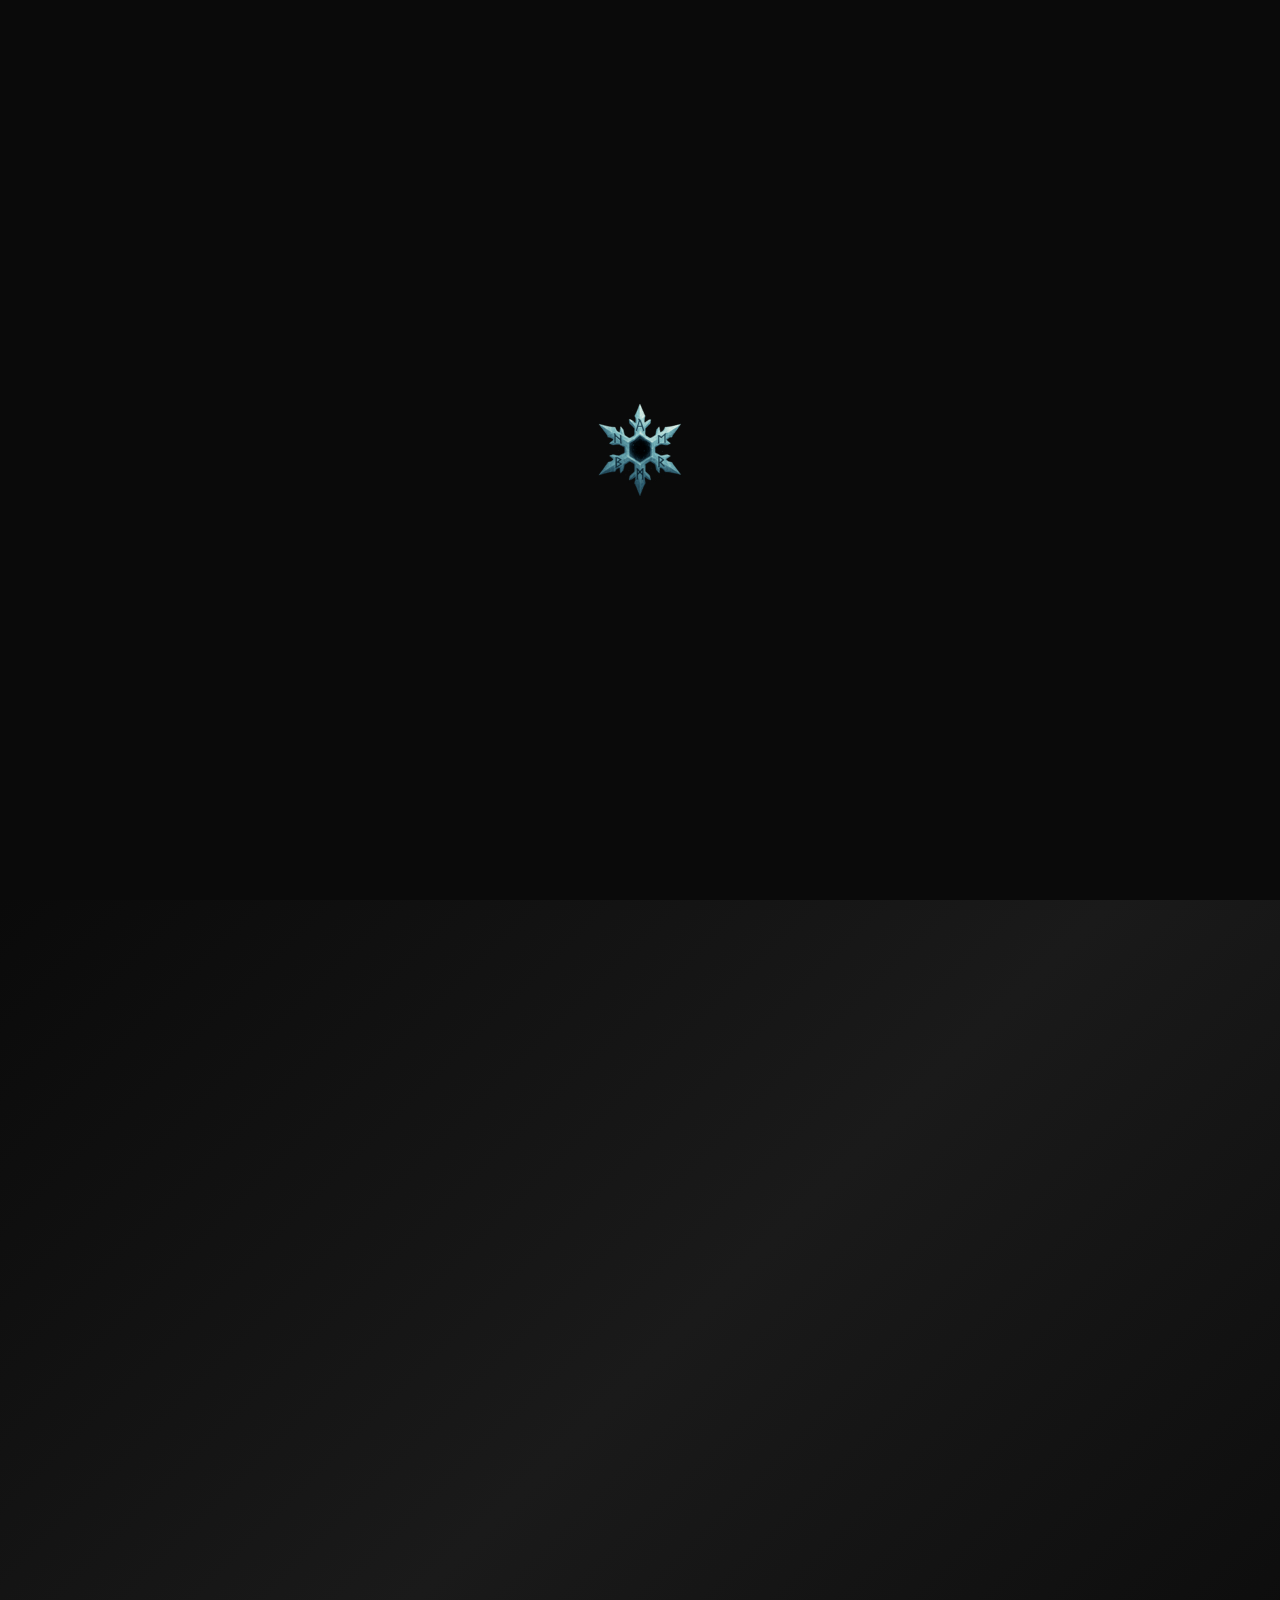
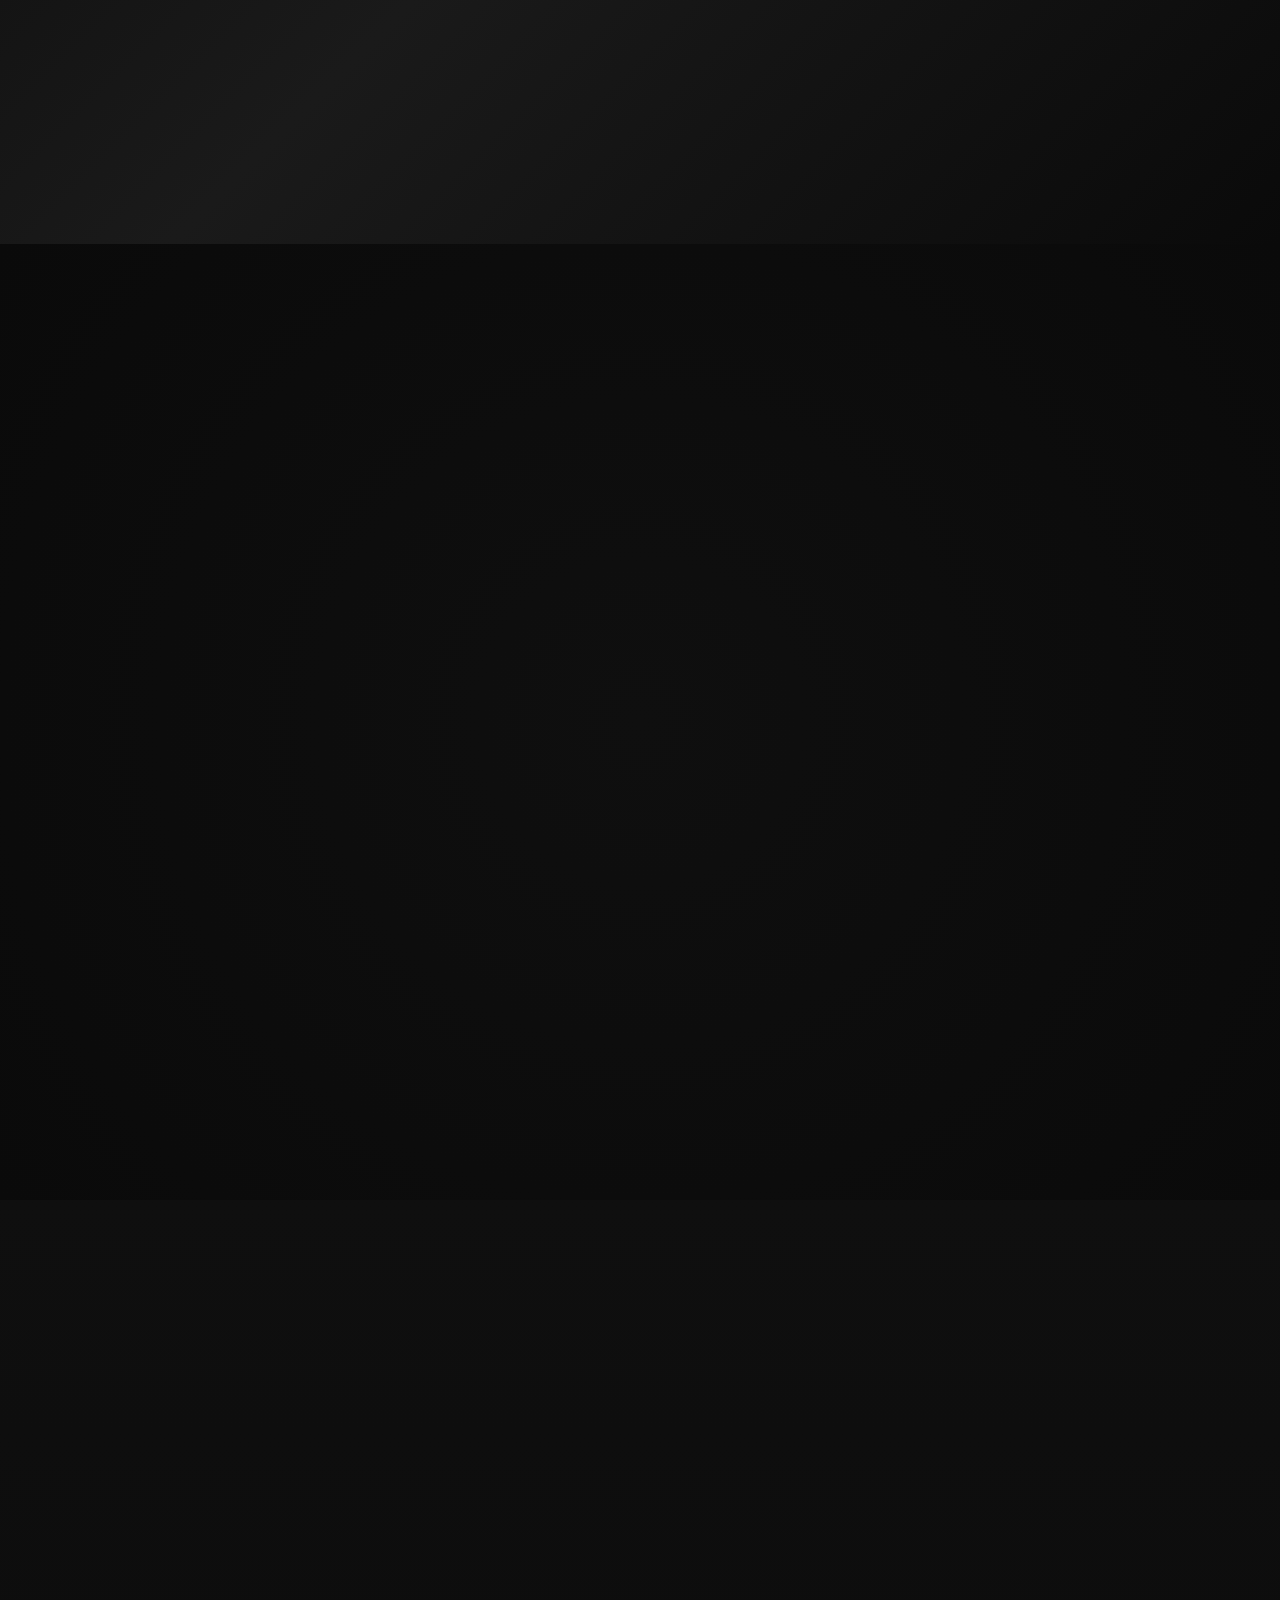
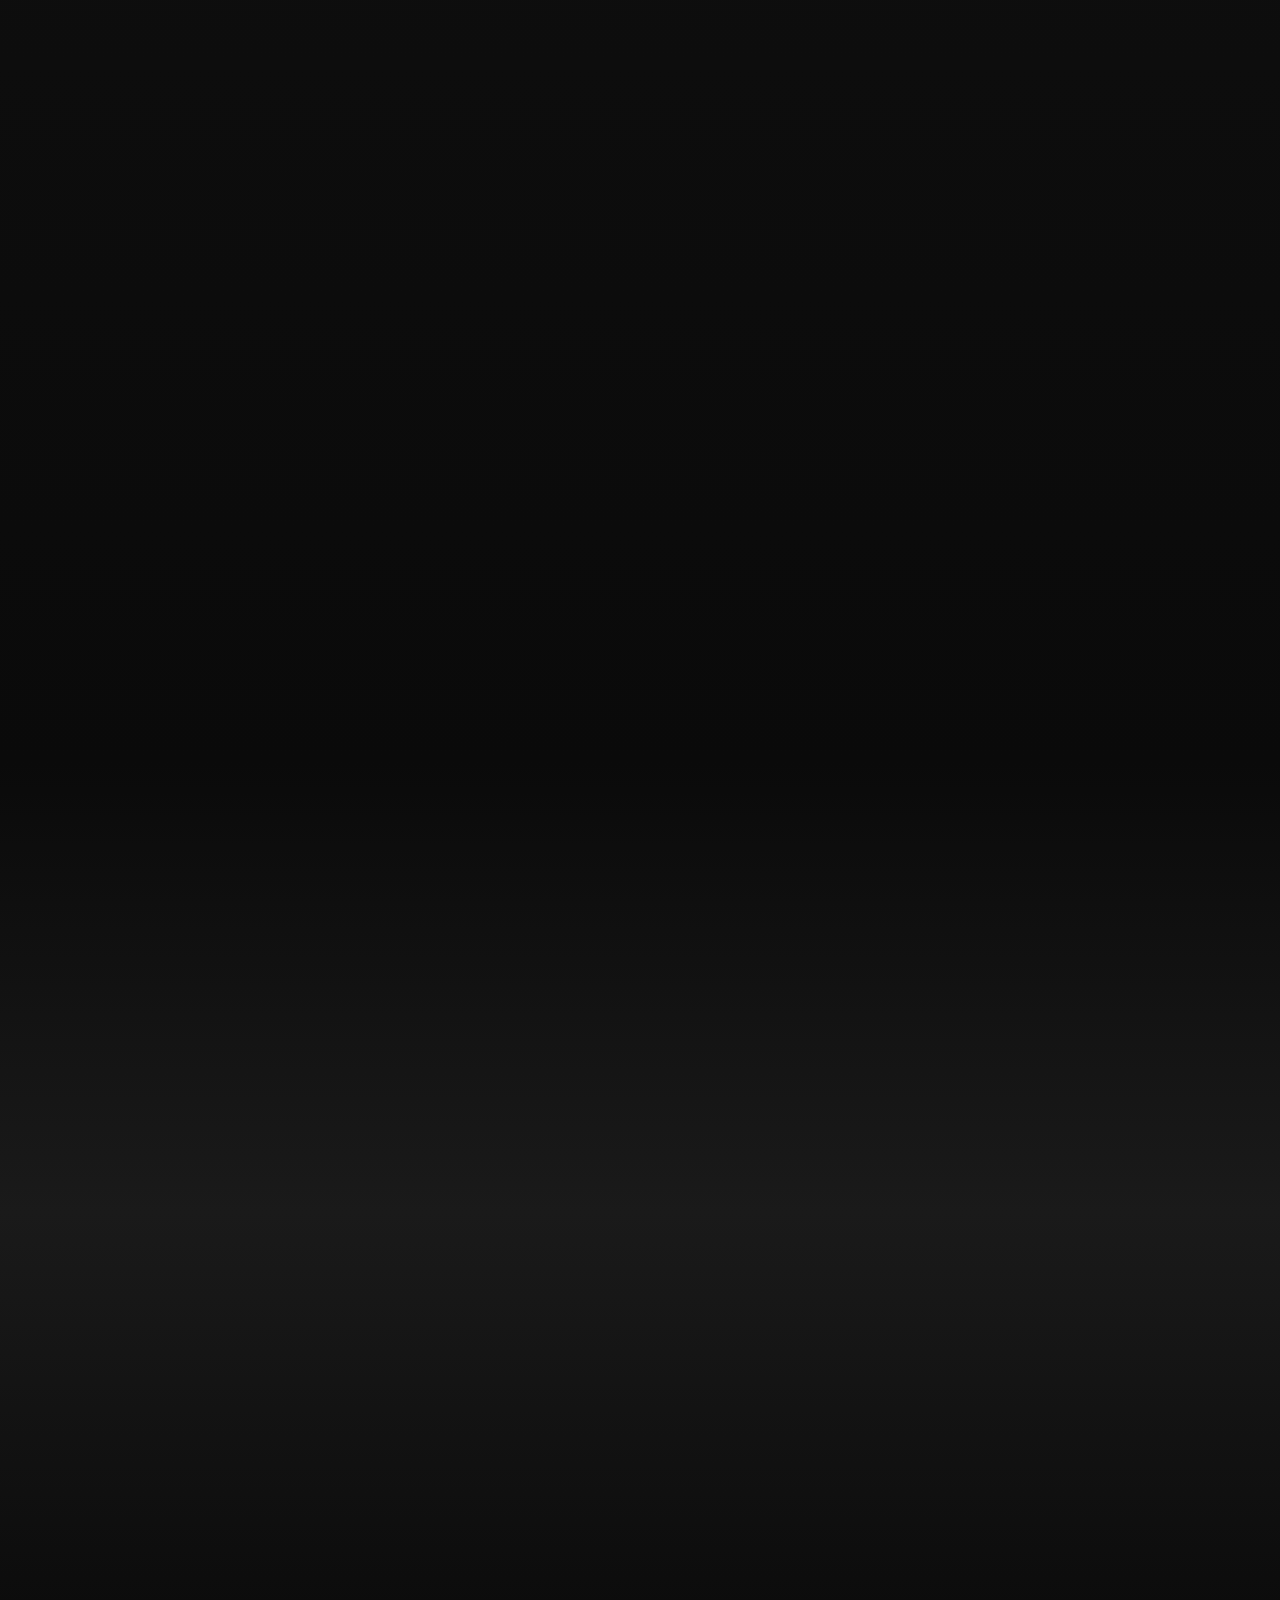
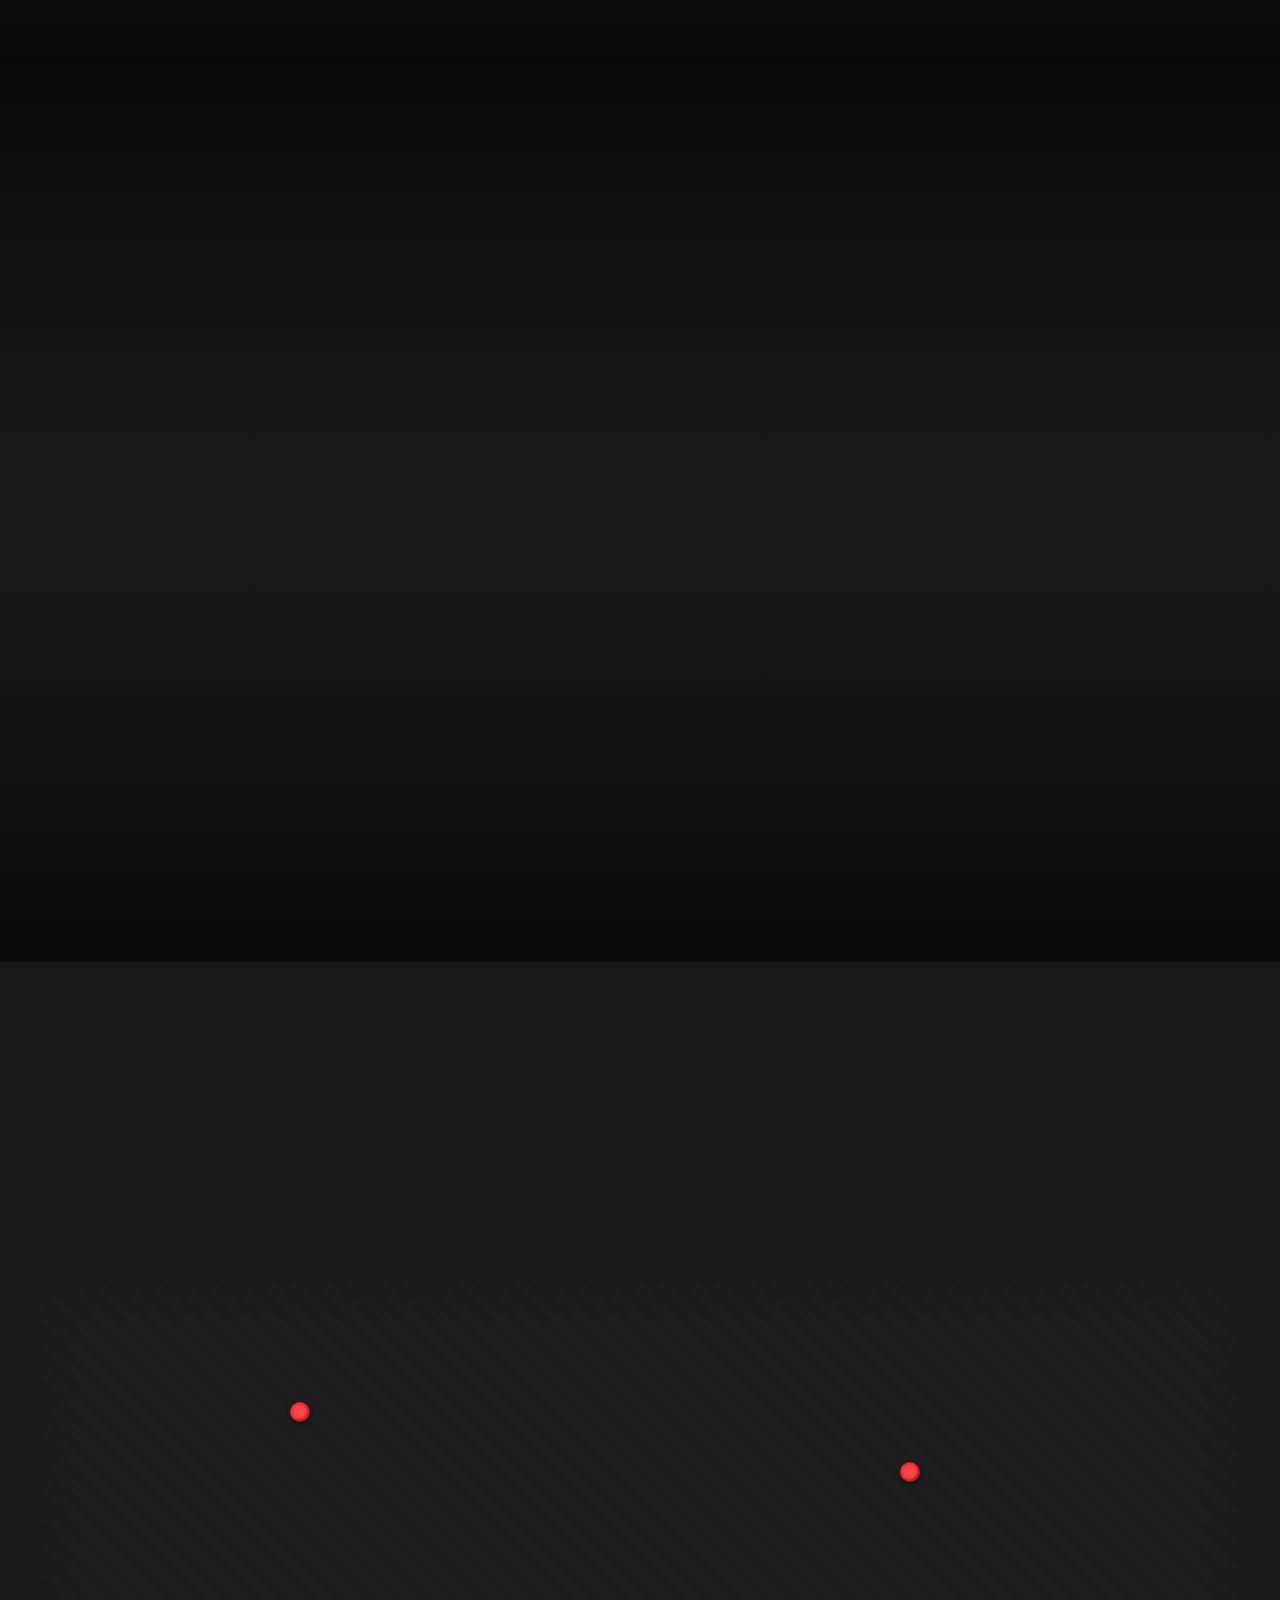
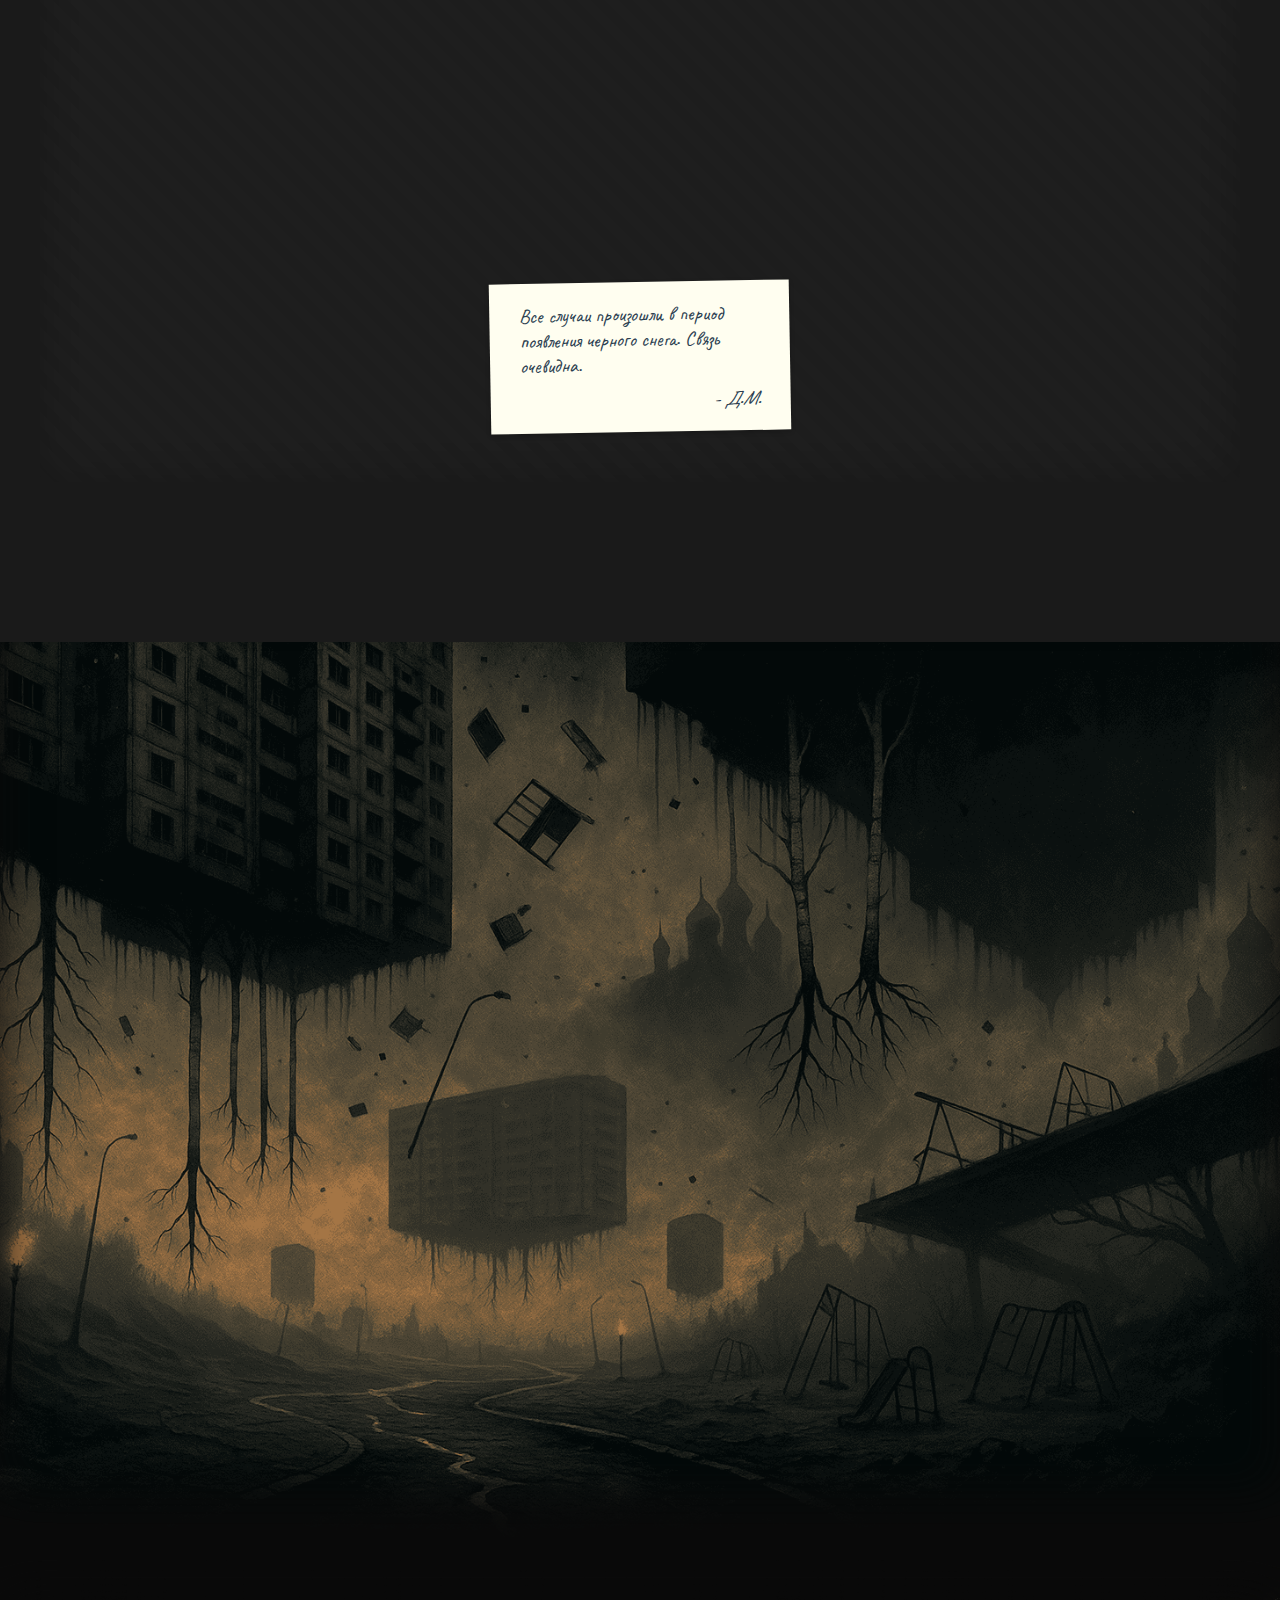
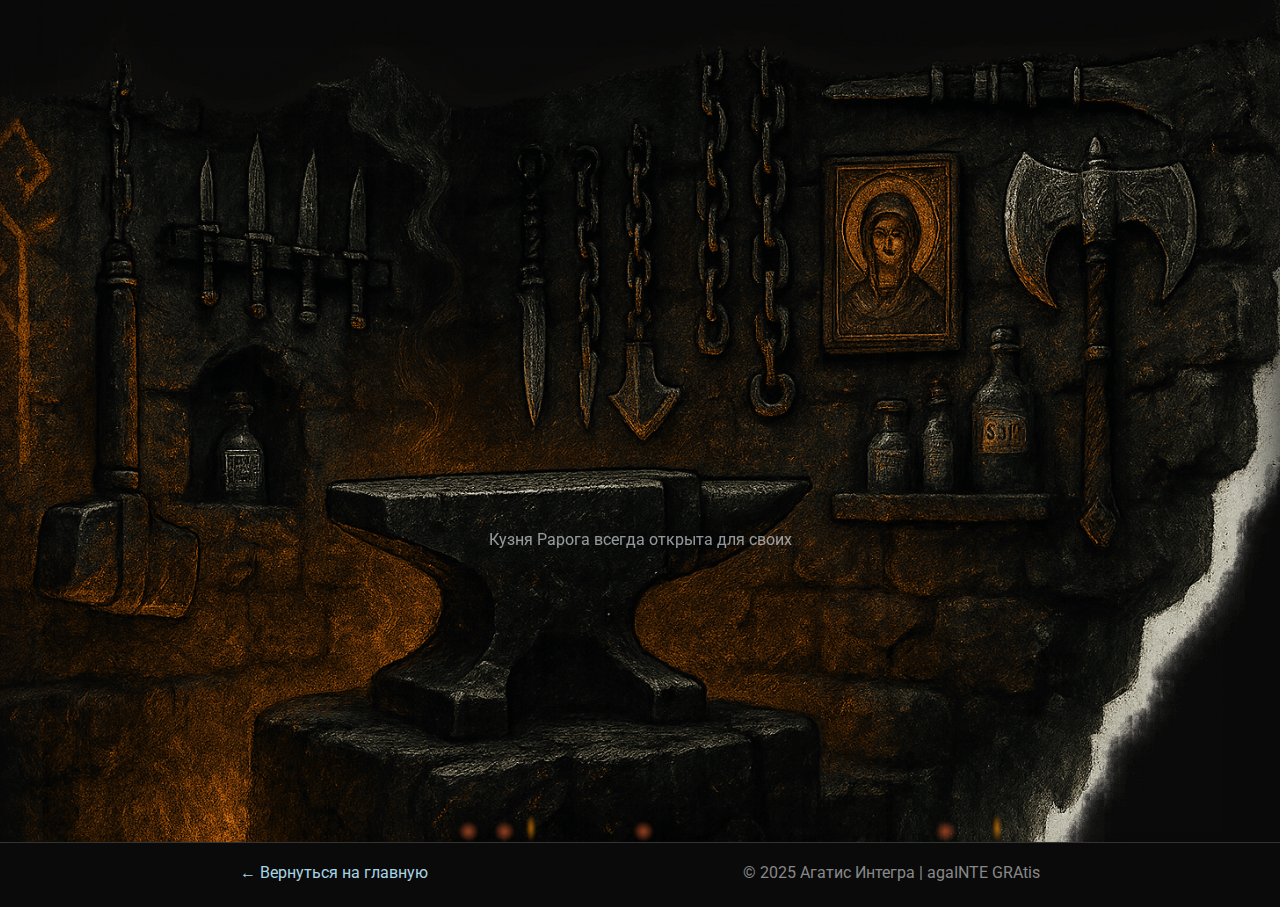
<file: navmor/index.html>
<!DOCTYPE html>
<html lang="ru">

<head>
    <meta charset="UTF-8">
    <meta name="viewport" content="width=device-width, initial-scale=1.0">
    <title>НАВМОР - Морозовы не бросают своих. Даже в аду. | Агатис Интегра</title>
    <meta name="description"
        content="НАВМОР - славянское фэнтези от Агатис Интегра. Морозовы не бросают своих. Даже в аду. Читать онлайн на Author.Today">
    <meta name="keywords"
        content="НАВМОР, славянское фэнтези, морозовы, работают братья, urban horror, Агатис Интегра, братья Морозовы, тёмное фэнтези">
    <meta name="author" content="Агатис Интегра">
    <meta name="robots" content="index, follow">
    <link rel="canonical" href="https://againte.gratis/navmor/">
    <meta property="og:title" content="НАВМОР - Морозовы не бросают своих. Даже в аду. | Агатис Интегра">
    <meta property="og:description"
        content="Семья Морозовых хранит равновесие между мирами уже триста лет. Читать онлайн">
    <meta property="og:image" content="https://againte.gratis/navmor/book-cover.png">
    <meta property="og:image:alt" content="Обложка НАВМОР">
    <meta property="og:url" content="https://againte.gratis/navmor/">
    <meta property="og:type" content="website">
    <meta property="og:site_name" content="agaINTE GRAtis">
    <meta property="og:locale" content="ru_RU">
    <meta name="twitter:card" content="summary_large_image">
    <meta name="twitter:title" content="НАВМОР - Морозовы не бросают своих. Даже в аду.">
    <meta name="twitter:description" content="Семья Морозовых хранит равновесие между мирами. Читать онлайн">
    <meta name="twitter:image" content="https://againte.gratis/navmor/book-cover.png">
    <meta name="twitter:image:alt" content="Обложка НАВМОР">
    <link rel="icon" href="favicon32.png" type="image/png">
    <link rel="preload" href="hero-bg1.png" as="image">
    <link rel="alternate" hreflang="ru" href="https://againte.gratis/navmor/">
    <script type="application/ld+json">
    {
        "@context": "https://schema.org",
        "@type": "Book",
        "name": "НАВМОР",
        "author": {
            "@type": "Person",
            "name": "Агатис Интегра",
            "url": "https://againte.gratis/"
        },
        "genre": ["Urban Horror", "Славянское фэнтези", "Тёмное фэнтези"],
        "description": "Морозовы не бросают своих. Даже в аду. о семье Морозовых, хранящих равновесие между мирами",
        "url": "https://againte.gratis/navmor/",
        "inLanguage": "ru",
        "publisher": {
            "@type": "Organization",
            "name": "Author.Today"
        },
        "image": "https://againte.gratis/navmor/book-cover.png"
    }
    </script>
    <script type="application/ld+json">
    {
      "@context": "https://schema.org",
      "@type": "BreadcrumbList",
      "itemListElement": [
        {"@type": "ListItem", "position": 1, "name": "Главная", "item": "https://againte.gratis/"},
        {"@type": "ListItem", "position": 2, "name": "НАВМОР", "item": "https://againte.gratis/navmor/"}
      ]
    }
    </script>
    <style>
        @import url('https://fonts.googleapis.com/css2?family=Russo+One&family=Roboto:wght@300;400;700&family=Caveat:wght@400;700&display=swap');

        * {
            margin: 0;
            padding: 0;
            box-sizing: border-box;
        }

        :root {
            --ice-blue: #a8d5e5;
            --dark-ice: #2a4d6b;
            --blood-red: #8b0000;
            --fire-orange: #ff6b35;
            --snow-white: #f0f8ff;
            --death-black: #0a0a0a;
            --card-brothers: #1a2332;
            --card-allies: #1a1f2e;
            --card-enemies: #0f1419;
            --card-neutral: #1a1f2e;
        }

        html {
            scroll-behavior: smooth;
        }

        body {
            font-family: 'Roboto', sans-serif;
            background: var(--death-black);
            color: var(--snow-white);
            overflow-x: hidden;
        }

        /* Лоадер */
        .loader {
            position: fixed;
            top: 0;
            left: 0;
            width: 100%;
            height: 100%;
            background: var(--death-black);
            z-index: 10001;
            display: flex;
            align-items: center;
            justify-content: center;
            transition: opacity 1s ease;
        }

        .loader-snowflake {
            width: 100px;
            height: 100px;
            animation: rotate 2s linear infinite;
        }

        @keyframes rotate {
            to {
                transform: rotate(360deg);
            }
        }

        /* Hero секция */
        .hero {
            height: 100vh;
            position: relative;
            overflow: hidden;
            background: url('hero-bg1.png') no-repeat center center;
            background-size: cover;
            background-blend-mode: overlay;
            display: flex;
            align-items: center;
            justify-content: center;
        }

        .layer-snow {
            position: absolute;
            top: 0;
            left: 0;
            width: 100%;
            height: 100%;
            pointer-events: none;
            z-index: 2;
        }

        .black-snow {
            position: absolute;
            width: 10px;
            height: 10px;
            background: #1a1a1a;
            border-radius: 50%;
            filter: blur(2px);
            animation: snowfall linear infinite;
        }

        @keyframes snowfall {
            to {
                transform: translateY(100vh) translateX(100px) rotate(360deg);
            }
        }

        .hero-content {
            text-align: center;
            z-index: 5;
            position: relative;
        }

        .logo-container {
            margin: 0 auto 2rem;
        }

        .logo-text {
            font-family: 'Russo One', sans-serif;
            font-size: clamp(4rem, 10vw, 8rem);
            letter-spacing: 0.3em;
            background: linear-gradient(to bottom, var(--ice-blue) 0%, var(--snow-white) 50%, var(--ice-blue) 100%);
            -webkit-background-clip: text;
            -webkit-text-fill-color: transparent;
            filter: drop-shadow(0 0 30px rgba(168, 213, 229, 0.8));
            animation: subtle-glow 3s ease-in-out infinite;
        }

        @keyframes subtle-glow {

            0%,
            100% {
                filter: drop-shadow(0 0 30px rgba(168, 213, 229, 0.8));
            }

            50% {
                filter: drop-shadow(0 0 40px rgba(168, 213, 229, 1));
            }
        }

        .tagline {
            font-size: 1.2rem;
            opacity: 0;
            animation: fadeIn 2s forwards 1s;
            color: var(--ice-blue);
            letter-spacing: 0.2em;
            text-transform: uppercase;
        }

        .runic-text {
            font-size: 1rem;
            margin: 2rem 0;
            opacity: 0;
            animation: fadeIn 2s forwards 2s;
            color: rgba(168, 213, 229, 0.6);
            letter-spacing: 0.5em;
        }

        .hero-button {
            margin-top: 3rem;
            opacity: 0;
            animation: fadeIn 2s forwards 3s;
        }

        .read-button {
            font-size: 1.2rem;
            padding: 15px 40px;
            background: transparent;
            color: var(--ice-blue);
            border: 2px solid var(--ice-blue);
            border-radius: 30px;
            cursor: pointer;
            position: relative;
            overflow: hidden;
            transition: all 0.3s ease;
            text-transform: uppercase;
            letter-spacing: 0.1em;
            font-weight: 600;
            font-family: 'Roboto', sans-serif;
        }

        .read-button::before {
            content: '';
            position: absolute;
            top: 50%;
            left: 50%;
            width: 0;
            height: 0;
            background: rgba(168, 213, 229, 0.2);
            border-radius: 50%;
            transform: translate(-50%, -50%);
            transition: all 0.5s ease;
        }

        .read-button:hover {
            color: var(--snow-white);
            border-color: var(--snow-white);
            transform: scale(1.05);
            box-shadow: 0 0 30px rgba(168, 213, 229, 0.5);
        }

        .read-button:hover::before {
            width: 400px;
            height: 400px;
        }

        @keyframes fadeIn {
            to {
                opacity: 1;
            }
        }

        /* Общие стили для секций */
        .section-title {
            font-family: 'Russo One', sans-serif;
            font-size: 3rem;
            text-align: center;
            margin-bottom: 80px;
            letter-spacing: 0.2em;
            position: relative;
        }

        .section-title::after {
            content: '';
            position: absolute;
            bottom: -20px;
            left: 50%;
            transform: translateX(-50%);
            width: 100px;
            height: 3px;
            background: var(--ice-blue);
            box-shadow: 0 0 20px var(--ice-blue);
        }

        .section-subtitle {
            text-align: center;
            font-size: 1.2rem;
            color: var(--ice-blue);
            margin-bottom: 60px;
            opacity: 0.8;
            letter-spacing: 0.1em;
        }

        /* Унифицированный стиль карточек */
        .card-container {
            display: flex;
            justify-content: center;
            gap: 40px;
            flex-wrap: wrap;
            max-width: 1400px;
            margin: 0 auto;
        }

        .character-card {
            width: 350px;
            background: var(--card-brothers);
            border: 2px solid transparent;
            border-radius: 20px;
            overflow: hidden;
            transition: border-color 0.3s ease;
            cursor: pointer;
        }

        .character-card:hover {
            border-color: var(--ice-blue);
        }

        .character-image {
            width: 100%;
            background: linear-gradient(to bottom, rgba(168, 213, 229, 0.1) 0%, var(--card-brothers) 100%);
            position: relative;
            overflow: hidden;
            aspect-ratio: 4 / 3;
        }

        .character-image img {
            width: 100%;
        }

        .character-info {
            padding: 30px;
        }

        .character-name {
            font-family: 'Russo One', sans-serif;
            font-size: 2rem;
            margin-bottom: 20px;
            color: var(--ice-blue);
        }

        .character-stats {
            margin-bottom: 20px;
        }

        .stat-bar {
            margin: 15px 0;
        }

        .stat-label {
            font-size: 0.9rem;
            margin-bottom: 5px;
            color: var(--ice-blue);
            opacity: 0.8;
        }

        .stat-progress {
            width: 100%;
            height: 8px;
            background: rgba(255, 255, 255, 0.1);
            border-radius: 4px;
            overflow: hidden;
        }

        .stat-fill {
            height: 100%;
            background: linear-gradient(to right, var(--ice-blue) 0%, var(--snow-white) 100%);
            box-shadow: 0 0 10px var(--ice-blue);
        }

        .character-quote {
            font-style: italic;
            opacity: 0.8;
            margin-top: 20px;
        }

        /* Секция персонажей */
        .characters-section {
            min-height: 100vh;
            padding: 100px 20px;
            background: radial-gradient(circle at center, #0f0f0f 0%, var(--death-black) 100%);
        }

        /* Секция союзников */
        .allies-section {
            min-height: 100vh;
            padding: 100px 20px;
            background: linear-gradient(to bottom, #0f0f0f 0%, var(--death-black) 100%);
        }

        .ally-card {
            width: 350px;
            background: var(--card-allies);
            border: 2px solid transparent;
            border-radius: 20px;
            overflow: hidden;
            transition: border-color 0.3s ease;
        }

        .ally-card:hover {
            border-color: var(--fire-orange);
        }

        .ally-image {
            width: 100%;
            background: linear-gradient(to bottom, rgba(255, 107, 53, 0.1) 0%, var(--card-allies) 100%);
            display: flex;
            align-items: center;
            justify-content: center;
            font-size: 4rem;
            aspect-ratio: 4 / 3;
        }

        .ally-image img {
            width: 100%;
        }

        .ally-info {
            padding: 30px;
        }

        .ally-name {
            font-family: 'Russo One', sans-serif;
            font-size: 2rem;
            margin-bottom: 20px;
            color: var(--fire-orange);
        }

        .ally-description {
            line-height: 1.8;
            margin-bottom: 20px;
            opacity: 0.9;
        }

        .ally-quote {
            font-style: italic;
            color: var(--ice-blue);
            border-left: 3px solid var(--fire-orange);
            padding-left: 20px;
            margin-top: 20px;
        }

        /* Секция врагов */
        .enemies-section {
            min-height: 100vh;
            padding: 100px 20px;
            background: linear-gradient(to bottom, var(--death-black) 0%, #1a1a1a 50%, var(--death-black) 100%);
        }

        .enemies-grid {
            display: grid;
            grid-template-columns: repeat(auto-fit, minmax(320px, 1fr));
            gap: 30px;
            max-width: 1200px;
            margin: 0 auto;
        }

        .enemy-card {
            background: var(--card-enemies);
            border: 2px solid transparent;
            border-radius: 15px;
            overflow: hidden;
            transition: border-color 0.3s ease;
            max-width: 400px;
        }

        .enemy-card:hover {
            border-color: var(--blood-red);
        }

        .enemy-image {
            width: 100%;
            background: linear-gradient(to bottom, rgba(139, 0, 0, 0.2) 0%, var(--card-enemies) 100%);
            display: flex;
            align-items: center;
            justify-content: center;
            font-size: 3rem;
            opacity: 1;
        }

        .enemy-image img {
            width: 100%;
        }

        .enemy-info {
            padding: 25px;
        }

        .enemy-name {
            font-size: 1.5rem;
            margin-bottom: 10px;
            color: var(--blood-red);
        }

        .enemy-description {
            font-size: 0.9rem;
            line-height: 1.6;
            opacity: 0.8;
            margin-bottom: 15px;
        }

        .enemy-weakness {
            margin-top: 15px;
            color: var(--ice-blue);
            font-size: 0.9rem;
        }

        /* Секция Нейтральные силы */
        .neutral-section {
            min-height: 100vh;
            padding: 100px 20px;
            background: linear-gradient(to bottom, var(--death-black) 0%, #1a1a1a 50%, var(--death-black) 100%);
        }

        .neutral-grid {
            display: grid;
            grid-template-columns: repeat(auto-fit, minmax(320px, 1fr));
            gap: 30px;
            max-width: 1200px;
            margin: 0 auto;
        }

        .neutral-card {
            background: var(--card-neutral);
            border: 2px solid transparent;
            border-radius: 15px;
            overflow: hidden;
            transition: border-color 0.3s ease;
            position: relative;
            max-width: 400px;
        }

        .neutral-card:hover {
            border-color: #9b59b6;
        }

        .neutral-image {
            width: 100%;
            background: linear-gradient(to bottom, rgba(155, 89, 182, 0.1) 0%, var(--card-neutral) 100%);
            display: flex;
            align-items: center;
            justify-content: center;
            font-size: 3rem;
            opacity: 1;
        }

        .neutral-image img {
            width: 100%;
        }

        .neutral-info {
            padding: 25px;
        }

        .neutral-name {
            font-size: 1.5rem;
            margin-bottom: 10px;
            color: #9b59b6;
        }

        .neutral-subtitle {
            font-size: 1rem;
            color: var(--ice-blue);
            margin-bottom: 15px;
            opacity: 0.8;
        }

        .neutral-description {
            font-size: 0.9rem;
            line-height: 1.6;
            opacity: 0.8;
            margin-bottom: 15px;
        }

        .neutral-quote {
            margin-top: 15px;
            color: var(--ice-blue);
            font-size: 0.9rem;
            font-style: italic;
            border-left: 3px solid #9b59b6;
            padding-left: 15px;
        }

        /* Специальные стили для Гамаюн */
        .special-gamayun {
            position: relative;
            overflow: visible;
        }

        .feathers-container {
            position: absolute;
            top: 10px;
            right: 10px;
            width: 120px;
            height: 80px;
            pointer-events: none;
            z-index: 10;
        }

        .feather {
            position: absolute;
            width: 45px;
            height: 55px;
            background: url('black-feather.png') no-repeat center;
            background-size: contain;
            filter: drop-shadow(0 0 10px rgba(155, 89, 182, 0.6));
            animation: floatFeather 4s ease-in-out infinite;
        }

        .feather-1 {
            top: 0;
            right: 20px;
            animation-delay: 0s;
            transform: rotate(-15deg);
        }

        .feather-2 {
            top: 15px;
            right: 60px;
            animation-delay: 2s;
            transform: rotate(10deg);
        }

        @keyframes floatFeather {

            0%,
            100% {
                transform: translateY(0) rotate(var(--rotation, -5deg));
            }

            50% {
                transform: translateY(-10px) rotate(calc(var(--rotation, -5deg) + 10deg));
            }
        }

        /* Навь секция */
        .navh-section {
            min-height: 100vh;
            position: relative;
            overflow: hidden;
            background-color: var(--death-black);
            display: flex;
            align-items: center;
            justify-content: center;
            background-image: url('navh.png');
            background-size: cover;
            background-position: center;
            background-repeat: no-repeat;
            box-shadow: inset 0em -3em 3em var(--death-black);
        }

        .distorted-text {
            font-family: 'Russo One', sans-serif;
            font-size: clamp(2rem, 5vw, 4rem);
            text-align: center;
            transform: perspective(1000px) rotateX(5deg) rotateY(-5deg);
        }

        .glitch-layer {
            position: absolute;
            top: 0;
            left: 0;
            width: 100%;
            height: 100%;
            background: url('data:image/svg+xml;utf8,<svg xmlns="http://www.w3.org/2000/svg" viewBox="0 0 100 100"><text x="50" y="50" text-anchor="middle" font-size="40" fill="%23ff0000" opacity="0.1">ᚾᚨᛒᛗᛟᚱ</text></svg>') center/cover;
            opacity: 0;
            animation: glitchFlash 10s infinite;
            pointer-events: none;
        }

        @keyframes glitchFlash {

            92%,
            98% {
                opacity: 0;
            }

            93%,
            97% {
                opacity: 1;
            }
        }

        /* Раздел микроисторий */
        .evidence-section {
            background: #1a1a1a;
            padding: 100px 20px;
            overflow: hidden;
            position: relative;
        }

        /* Доска с уликами */
        .evidence-board {
            position: relative;
            min-height: 800px;
            max-width: 1200px;
            margin: 60px auto;
            padding: 40px;
        }

        /* Текстура пробковой доски */
        .board-texture {
            position: absolute;
            top: 0;
            left: 0;
            right: 0;
            bottom: 0;
            background:
                repeating-linear-gradient(45deg,
                    #2a2a2a,
                    #2a2a2a 10px,
                    #252525 10px,
                    #252525 20px);
            opacity: 0.3;
            border-radius: 10px;
            box-shadow: inset 0 0 50px rgba(0, 0, 0, 0.5);
        }

        /* Кнопки-булавки */
        .pin {
            position: absolute;
            width: 20px;
            height: 20px;
            background: radial-gradient(circle, #ff4444 40%, #cc0000 100%);
            border-radius: 50%;
            box-shadow:
                0 2px 4px rgba(0, 0, 0, 0.5),
                inset -2px -2px 3px rgba(0, 0, 0, 0.3);
            z-index: 10;
        }

        .pin-1 {
            top: 120px;
            left: 250px;
        }

        .pin-2 {
            top: 180px;
            right: 320px;
        }

        /* Базовый полароид */
        .polaroid {
            position: absolute;
            width: 300px;
            height: 360px;
            cursor: pointer;
            transition: transform 0.3s ease, z-index 0s;
            z-index: 1;
        }

        .polaroid:hover {
            transform: scale(1.05) !important;
            z-index: 20;
        }

        /* Позиционирование полароидов */
        .polaroid-1 {
            top: 100px;
            left: 150px;
            transform: rotate(-5deg);
        }

        .polaroid-2 {
            top: 140px;
            right: 200px;
            transform: rotate(8deg);
        }

        /* 3D контейнер для переворота */
        .polaroid-inner {
            position: relative;
            width: 100%;
            height: 100%;
            transform-style: preserve-3d;
            transition: transform 0.6s;
        }

        .polaroid:hover .polaroid-inner {
            transform: scale(1.05);
        }

        .polaroid.flipped .polaroid-inner {
            transform: rotateY(180deg) scale(1.05);
        }

        /* Стороны полароида */
        .polaroid-front,
        .polaroid-back {
            position: absolute;
            width: 100%;
            height: 100%;
            backface-visibility: hidden;
            -webkit-backface-visibility: hidden;
        }

        .polaroid-back {
            transform: rotateY(180deg);
            background: #f0f0e8;
            box-shadow:
                0 4px 6px rgba(0, 0, 0, 0.3),
                0 1px 3px rgba(0, 0, 0, 0.2);
            border-radius: 2px;
        }

        /* Контейнер для фото */
        .polaroid-photo-wrapper {
            position: relative;
            width: 100%;
            height: 100%;
        }

        /* Фотография истории - под рамкой */
        .photo-story {
            position: absolute;
            width: 76%;
            top: 11%;
            left: 11%;
            object-fit: cover;
            z-index: 1;
        }

        /* Рамка полароида - поверх фото */
        .polaroid-frame {
            position: absolute;
            width: 100%;
            height: 100%;
            top: 0;
            left: 0;
            z-index: 2;
            pointer-events: none;
            /* Чтобы клики проходили сквозь */
        }

        /* Временная метка на фото */
        .photo-timestamp {
            position: absolute;
            bottom: 95px;
            right: 35px;
            color: #ff0000;
            font-family: 'Courier New', monospace;
            font-size: 11px;
            text-shadow: 0 0 2px #000;
            opacity: 0.8;
            z-index: 3;
        }

        /* Текст под фото */
        .photo-label {
            position: absolute;
            bottom: 35px;
            left: 0;
            right: 0;
            text-align: center;
            font-family: 'Courier New', monospace;
            font-size: 15px;
            color: #444;
            z-index: 3;
        }

        /* Обратная сторона */
        .back-texture {
            position: absolute;
            top: 0;
            left: 0;
            right: 0;
            bottom: 0;
            opacity: 0.1;
            background:
                repeating-linear-gradient(0deg,
                    #ddd,
                    #ddd 1px,
                    transparent 1px,
                    transparent 20px);
        }

        .handwritten-text {
            padding: 40px 30px;
            font-family: 'Caveat', cursive;
            font-size: 22px;
            color: #2c3e50;
            line-height: 1.4;
            transform: rotate(-2deg);
        }

        .handwritten-text p {
            margin: 8px 0;
        }

        .text-distorted {
            font-size: 26px;
            letter-spacing: 2px;
            text-shadow: 1px 1px 2px rgba(0, 0, 0, 0.3);
        }

        .text-red {
            color: #8b0000;
            font-weight: bold;
        }

        .text-blue {
            color: #4682b4;
            font-style: italic;
        }

        /* Штамп */
        .evidence-stamp {
            position: absolute;
            bottom: 50px;
            right: 20px;
            transform: rotate(-35deg);
            font-family: 'Impact', sans-serif;
            font-size: 18px;
            color: #ff0000;
            border: 3px solid #ff0000;
            padding: 5px 15px;
            opacity: 0.7;
            letter-spacing: 2px;
        }

        /* Записка */
        .evidence-note {
            position: absolute;
            bottom: 50px;
            left: 50%;
            transform: translateX(-50%) rotate(-1deg);
            background: #fffef0;
            padding: 20px 30px;
            box-shadow: 0 2px 5px rgba(0, 0, 0, 0.2);
            font-family: 'Caveat', cursive;
            font-size: 20px;
            color: #2c3e50;
            max-width: 300px;
        }

        .note-signature {
            display: block;
            text-align: right;
            margin-top: 10px;
            font-style: italic;
        }

        /* Анимация появления */
        @keyframes fadeInPhoto {
            from {
                opacity: 0;
                transform: scale(0.8) rotate(0deg);
            }

            to {
                opacity: 1;
                transform: rotate(var(--rotation));
            }
        }

        .polaroid {
            animation: fadeInPhoto 0.6s ease-out forwards;
            opacity: 0;
        }

        .polaroid-1 {
            animation-delay: 0.2s;
            --rotation: -5deg;
        }

        .polaroid-2 {
            animation-delay: 0.4s;
            --rotation: 8deg;
        }

        /* CTA секция с огнем */
        .cta-section {
            min-height: 100vh;
            display: flex;
            align-items: center;
            justify-content: center;
            position: relative;
            background: url('cta.png') no-repeat center bottom;
            background-size: cover;
            overflow: hidden;
            box-shadow: inset 0em 3em 3em var(--death-black);
        }

        .fire-container {
            position: absolute;
            bottom: 0;
            left: 0;
            width: 100%;
            height: 300px;
        }

        .fire-particle {
            position: absolute;
            bottom: 0;
            border-radius: 50%;
            filter: blur(1px);
            animation: fireRise ease-out infinite;
        }

        .fire-small {
            width: 14px;
            height: 14px;
            background: radial-gradient(circle, rgba(255, 107, 53, 0.8) 0%, transparent 70%);
            animation-duration: 5s;
        }

        .fire-medium {
            width: 21px;
            height: 21px;
            background: radial-gradient(circle, rgba(255, 107, 53, 0.6) 0%, transparent 70%);
            animation-duration: 6s;
        }

        .fire-large {
            width: 10px;
            height: 28px;
            background: radial-gradient(ellipse, rgba(255, 140, 0, 0.7) 0%, transparent 70%);
            border-radius: 50% 50% 50% 50% / 60% 60% 40% 40%;
            animation-duration: 7s;
        }

        @keyframes fireRise {
            0% {
                transform: translateY(0) scale(1);
                opacity: 1;
            }

            100% {
                transform: translateY(-300px) scale(0);
                opacity: 0;
            }
        }

        .cta-content {
            position: relative;
            z-index: 5;
            text-align: center;
        }

        .cta-title {
            font-family: 'Russo One', sans-serif;
            font-size: 3rem;
            margin-bottom: 2rem;
            text-shadow: 0 0 30px rgba(255, 107, 53, 0.5);
        }

        .cta-button {
            font-size: 1.5rem;
            padding: 20px 60px;
            background: transparent;
            color: var(--snow-white);
            border: 3px solid var(--ice-blue);
            border-radius: 50px;
            cursor: pointer;
            position: relative;
            overflow: hidden;
            transition: all 0.3s ease;
            text-transform: uppercase;
            letter-spacing: 0.2em;
            font-weight: bold;
            font-family: 'Russo One', sans-serif;
        }

        .cta-button::before {
            content: '';
            position: absolute;
            top: 50%;
            left: 50%;
            width: 0;
            height: 0;
            background: radial-gradient(circle, var(--ice-blue) 0%, transparent 70%);
            border-radius: 50%;
            transform: translate(-50%, -50%);
            transition: all 0.6s ease;
        }

        .cta-button:hover {
            color: var(--death-black);
            transform: scale(1.05);
            box-shadow: 0 0 50px var(--ice-blue),
                inset 0 0 50px rgba(168, 213, 229, 0.3);
        }

        .cta-button:hover::before {
            width: 600px;
            height: 600px;
        }

        .cta-button span {
            position: relative;
            z-index: 1;
        }

        /* Анимация появления при скролле */
        .fade-in {
            opacity: 0;
            transform: translateY(50px);
            transition: all 0.8s ease;
        }

        .fade-in.visible {
            opacity: 1;
            transform: translateY(0);
        }

        /* Мобильная адаптация */
        @media (max-width: 768px) {
            .logo-text {
                font-size: 3rem;
            }

            .card-container {
                gap: 30px;
                padding: 0 15px;
            }

            .character-card,
            .ally-card {
                width: 100%;
                max-width: 350px;
                margin: 0 auto;
            }

            .character-info {
                padding: 20px;
            }

            .character-name {
                font-size: 1.6rem;
                margin-bottom: 15px;
            }

            .character-info p {
                font-size: 0.9rem;
                line-height: 1.4;
                margin-bottom: 10px;
            }

            .character-quote {
                font-size: 0.85rem !important;
                line-height: 1.3 !important;
            }

            .stat-bar {
                margin: 12px 0;
            }

            .stat-label {
                font-size: 0.8rem;
            }

            .enemies-grid,
            .neutral-grid {
                grid-template-columns: 1fr;
            }

            .evidence-board {
                min-height: 600px;
                padding: 20px;
            }

            .polaroid {
                width: 200px;
                height: 240px;
                position: relative !important;
                margin: 20px auto;
                display: block;
                transform: none !important;
            }

            .photo-frame {
                width: 170px;
                height: 170px;
            }

            .handwritten-text {
                font-size: 18px;
                padding: 20px;
            }

            .pin {
                display: none;
            }

            .evidence-note {
                position: relative;
                transform: none;
                margin: 20px auto;
            }
        }

        /* Секция "О книге" */
        .book-section {
            min-height: 100vh;
            padding: 100px 20px;
            background: linear-gradient(135deg, #0a0a0a 0%, #1a1a1a 50%, #0a0a0a 100%);
            display: flex;
            flex-direction: column;
            justify-content: center;
        }

        .book-container {
            display: flex;
            max-width: 1200px;
            margin: 0 auto;
            gap: 80px;
            align-items: center;
        }

        /* Обложка книги */
        .book-cover {
            position: relative;
            flex-shrink: 0;
            width: 350px;
            height: 500px;
        }

        .book-cover img {
            width: 100%;
            height: 100%;
            object-fit: cover;
            border-radius: 15px;
            box-shadow:
                0 20px 40px rgba(0, 0, 0, 0.6),
                0 0 50px rgba(168, 213, 229, 0.2);
            transition: transform 0.3s ease, box-shadow 0.3s ease;
        }

        /* Информация о книге */
        .book-info {
            flex: 1;
            max-width: 600px;
        }

        .book-meta {
            margin-bottom: 40px;
        }

        .book-title {
            font-family: 'Russo One', sans-serif;
            font-size: 2.5rem;
            color: var(--ice-blue);
            margin-bottom: 15px;
            letter-spacing: 0.1em;
            text-shadow: 0 0 20px rgba(168, 213, 229, 0.3);
        }

        .book-author {
            font-size: 1.3rem;
            color: var(--snow-white);
            margin-bottom: 10px;
            opacity: 0.9;
        }

        .book-genre {
            font-size: 1.1rem;
            color: var(--ice-blue);
            margin-bottom: 10px;
            opacity: 0.8;
        }

        /* Описание книги */
        .book-description {
            margin-bottom: 40px;
        }

        .main-hook {
            font-size: 1.3rem;
            line-height: 1.6;
            margin-bottom: 25px;
            color: var(--snow-white);
            font-weight: 400;
        }

        .world-hook {
            font-size: 1.1rem;
            line-height: 1.7;
            margin-bottom: 30px;
            opacity: 0.85;
            color: var(--ice-blue);
        }


        /* Действия с книгой */
        .book-actions {
            display: flex;
            flex-direction: column;
            gap: 20px;
            align-items: flex-start;
        }

        .read-book-button {
            font-size: 1.3rem;
            padding: 18px 45px;
            background: transparent;
            color: var(--ice-blue);
            border: 2px solid var(--ice-blue);
            border-radius: 50px;
            cursor: pointer;
            position: relative;
            overflow: hidden;
            transition: all 0.3s ease;
            text-transform: uppercase;
            letter-spacing: 0.1em;
            font-weight: 600;
            font-family: 'Roboto', sans-serif;
        }

        .read-book-button::before {
            content: '';
            position: absolute;
            top: 50%;
            left: 50%;
            width: 0;
            height: 0;
            background: rgba(168, 213, 229, 0.2);
            border-radius: 50%;
            transform: translate(-50%, -50%);
            transition: all 0.5s ease;
        }

        .read-book-button:hover {
            color: var(--snow-white);
            border-color: var(--snow-white);
            transform: scale(1.05);
            box-shadow: 0 0 30px rgba(168, 213, 229, 0.5);
        }

        .read-book-button:hover::before {
            width: 440px;
            height: 150px;
        }

        .read-book-button span {
            position: relative;
            z-index: 1;
        }

        /* Мобильная адаптация для секции книги */
        @media (max-width: 768px) {
            .book-container {
                flex-direction: column;
                gap: 40px;
                text-align: center;
            }

            .book-cover {
                width: 280px;
                height: 400px;
            }

            .book-title {
                font-size: 2rem;
            }

            .book-actions {
                align-items: center;
            }
        }

        /* Дополнительная адаптация для очень маленьких экранов */
        @media (max-width: 480px) {

            .character-card,
            .ally-card {
                max-width: 300px;
            }

            .character-info {
                padding: 15px;
            }

            .character-name {
                font-size: 1.4rem;
            }

            .stat-progress {
                height: 6px;
            }

            .ally-info {
                padding: 15px;
            }

            .ally-name {
                font-size: 1.4rem;
                margin-bottom: 10px;
            }

            .ally-description,
            .ally-quote {
                font-size: 0.85rem;
                line-height: 1.3;
            }
        }
    </style>
</head>

<body>
    <!-- Лоадер -->
    <div class="loader" id="loader">
        <img class="loader-snowflake" src="logo100.png" alt="Лоадер" width="100" height="100">
    </div>

    <!-- Hero секция -->
    <section class="hero" data-section="0">
        <div class="layer-snow" id="snowContainer"></div>

        <div class="hero-content">
            <div class="logo-container">
                <h1 class="logo-text">НАВМОР</h1>
            </div>
            <p class="tagline">Морозовы не бросают своих. Даже в аду.</p>
            <p class="runic-text">ᚹ ᚾᚨᚹᛁ ᚹᛋᛖ ᚹᚱᚢᛏ ᛞᚨᛃᛖ ᛈᚱᚨᚹᛞᚨ</p>
            <div class="hero-button">
                <button class="read-button">Читать книгу</button>
            </div>
        </div>
    </section>

    <!-- Секция "О книге" -->
    <section class="book-section" data-section="1">
        <h2 class="section-title fade-in">О КНИГЕ</h2>

        <div class="book-container">
                <div class="book-cover fade-in">
                    <img loading="lazy" decoding="async" src="book-cover.png" alt="Обложка книги НАВМОР" width="350" height="500">
            </div>

            <div class="book-info fade-in">
                <div class="book-meta">
                    <h3 class="book-title">Навмор</h3>
                    <p class="book-author">Автор: <b>Агатис Интегра</b></p>
                    <p class="book-genre">
                        <span>Городское фэнтези,</span>
                        <span>Мистика,</span>
                        <span>Триллер</span>
                    </p>
                </div>

                <div class="book-description">
                    <p class="main-hook">
                        В каждом отражении живет память.<br>
                        В каждой снежинке — чья-то последняя мысль.<br>
                        В каждом выдохе на морозе — обещание, которое нельзя нарушить.
                    </p>
                    <p class="main-hook">
                        Семья Морозовых хранит равновесие между мирами уже триста лет.
                        Но когда древние силы просыпаются, а современный мир трещит по швам,
                        двум братьям предстоит узнать настоящую цену своего наследия.
                    </p>

                    <p class="world-hook">
                        В Москве выпал черный снег. Это только начало.
                    </p>
                </div>

                <div class="book-actions">
                    <button class="read-book-button primary about-button">
                        Читать на Author.Today
                    </button>
                </div>
            </div>
        </div>
    </section>

    <!-- Секция персонажей -->
    <section class="characters-section" data-section="1">
        <h2 class="section-title fade-in">БРАТЬЯ-ОХОТНИКИ</h2>

        <div class="card-container">
            <!-- Лазарь -->
            <div class="character-card fade-in">
                <div class="character-image">
                    <img loading="lazy" decoding="async" src="lazarus2.png" alt="Лазарь Морозов">
                </div>
                <div class="character-info">
                    <h3 class="character-name">ЛАЗАРЬ</h3>
                    <div class="character-stats">
                        <div class="stat-bar">
                            <div class="stat-label">Морозная сила</div>
                            <div class="stat-progress">
                                <div class="stat-fill" style="width: 75%"></div>
                            </div>
                        </div>
                        <div class="stat-bar">
                            <div class="stat-label">Скорость</div>
                            <div class="stat-progress">
                                <div class="stat-fill" style="width: 90%"></div>
                            </div>
                        </div>
                        <div class="stat-bar">
                            <div class="stat-label">Человечность</div>
                            <div class="stat-progress">
                                <div class="stat-fill" style="width: 40%"></div>
                            </div>
                        </div>
                    </div>
                    <p>26 лет. Младший брат. Острослов.</p>
                    <p>Двойные Glock 19. Морозное дыхание.</p>
                    <p class="character-quote">"Морозня, опять телефон сдох!"</p>
                </div>
            </div>

            <!-- Гордей -->
            <div class="character-card fade-in">
                <div class="character-image">
                    <img loading="lazy" decoding="async" src="gordey.png" alt="Гордей Морозов">
                </div>
                <div class="character-info">
                    <h3 class="character-name">ГОРДЕЙ</h3>
                    <div class="character-stats">
                        <div class="stat-bar">
                            <div class="stat-label">Морозная сила</div>
                            <div class="stat-progress">
                                <div class="stat-fill" style="width: 95%"></div>
                            </div>
                        </div>
                        <div class="stat-bar">
                            <div class="stat-label">Защита</div>
                            <div class="stat-progress">
                                <div class="stat-fill" style="width: 100%"></div>
                            </div>
                        </div>
                        <div class="stat-bar">
                            <div class="stat-label">Человечность</div>
                            <div class="stat-progress">
                                <div class="stat-fill" style="width: 60%"></div>
                            </div>
                        </div>
                    </div>
                    <p>29 лет. Старший брат. Защитник.</p>
                    <p>Секира Первого Мороза. Ледяная броня.</p>
                    <p class="character-quote">"Док, хватит дурить. Работаем."</p>
                </div>
            </div>
        </div>
    </section>

    <!-- Секция союзников -->
    <section class="allies-section" data-section="2">
        <h2 class="section-title fade-in">СЕМЬЯ И СОЮЗНИКИ</h2>

        <div class="card-container">
            <div class="ally-card fade-in">
                <div class="ally-image">
                    <img loading="lazy" decoding="async" src="diad.png" alt="Дияд Морозов">
                </div>
                <div class="ally-info">
                    <h3 class="ally-name">ДЕД МОРОЗ</h3>
                    <p class="ally-description">
                        Дияд Морозов. Глава рода, хранитель древней силы.
                        Похищен Чернобогом в начале истории для ритуала "Великого Смешения".
                        Ключ к первой печати мироздания.
                    </p>
                    <p class="ally-description">
                        Воспитал братьев после смерти родителей. Учил контролировать проклятие,
                        но скрывал его истинную природу.
                    </p>
                    <p class="ally-quote">
                        "Мертвое должно оставаться мертвым. Это главное правило нашего рода."
                    </p>
                </div>
            </div>

            <div class="ally-card fade-in">
                <div class="ally-image">
                    <img loading="lazy" decoding="async" src="rarog.png" alt="Рарог">
                </div>
                <div class="ally-info">
                    <h3 class="ally-name">РАРОГ</h3>
                    <p class="ally-description">
                        Дух огня, 300+ лет. Хранитель кузни под усадьбой Морозовых.
                        Единственный, кто может "согреть" братьев от проклятия.
                    </p>
                    <p class="ally-description">
                        Ворчливый, но добрый. Готовит лучшие ребрышки в России.
                        Привязан к вечному огню в кузне.
                    </p>
                    <p class="ally-quote">
                        "Пацаны, ребрышки остынут! И хватит ломать технику!"
                    </p>
                </div>
            </div>

            <div class="ally-card fade-in">
                <div class="ally-image">
                    <img loading="lazy" decoding="async" src="stepanych.png" alt="Степаныч">
                </div>
                <div class="ally-info">
                    <h3 class="ally-name">СТЕПАНЫЧ</h3>
                    <p class="ally-description">
                        Экскурсовод по миру мертвых
                    </p>
                    <p class="ally-description">
                        Степан Степанович, погиб при Бородино в 1812 году. Двести лет водит живых дураков по Нави за
                        умеренную плату — свежие истории из мира живых. Философ с бездонной флягой самопальной водки.
                    </p>
                    <p class="ally-quote">
                        "А кто еще живым в Навь полезет? Нормальные люди дома сидят, детей растят, водку пьют. А вы вот
                        приперлись."
                    </p>
                </div>
            </div>
        </div>
    </section>

    <!-- Секция врагов -->
    <section class="enemies-section" data-section="3">
        <h2 class="section-title fade-in">СЛАВЯНСКАЯ НЕЧИСТЬ</h2>

        <div class="enemies-grid">
            <div class="enemy-card fade-in">
                <div class="enemy-image">
                    <img loading="lazy" decoding="async" src="e1.png" alt="Упырь">
                </div>
                <div class="enemy-info">
                    <h3 class="enemy-name">УПЫРИ</h3>
                    <p class="enemy-description">
                        Заложные покойники, жаждущие крови.
                        Но что если упырь стал нежитью, защищая детей?
                    </p>
                    <p class="enemy-weakness">
                        Слабость: осиновый кол, святая вода
                    </p>
                </div>
            </div>

            <div class="enemy-card fade-in">
                <div class="enemy-image">
                    <img loading="lazy" decoding="async" src="e2.png" alt="Русалка">
                </div>
                <div class="enemy-info">
                    <h3 class="enemy-name">РУСАЛКИ</h3>
                    <p class="enemy-description">
                        Души утопленниц в реках и озерах.
                        Топят рыбаков, но защищают воду от яда заводов.
                    </p>
                    <p class="enemy-weakness">
                        Слабость: можно договориться
                    </p>
                </div>
            </div>

            <div class="enemy-card fade-in">
                <div class="enemy-image">
                    <img loading="lazy" decoding="async" src="e3.png" alt="Мавка">
                </div>
                <div class="enemy-info">
                    <h3 class="enemy-name">МАВКИ</h3>
                    <p class="enemy-description">
                        Души некрещеных детей.
                        Питаются жизненной силой, но тоскуют по материнской любви.
                    </p>
                    <p class="enemy-weakness">
                        Слабость: детские игрушки, колыбельные
                    </p>
                </div>
            </div>

            <div class="enemy-card fade-in">
                <div class="enemy-image">
                    <img loading="lazy" decoding="async" src="e4.png" alt="Зеркальная Мара">
                </div>
                <div class="enemy-info">
                    <h3 class="enemy-name">ЗЕРКАЛЬНАЯ МАРА</h3>
                    <p class="enemy-description">
                        Генерал Чернобога. Живет в отражениях,
                        показывает худшие страхи.
                    </p>
                    <p class="enemy-weakness">
                        Слабость: разбить все зеркала одновременно
                    </p>
                </div>
            </div>

            <div class="enemy-card fade-in">
                <div class="enemy-image">
                    <img loading="lazy" decoding="async" src="e5.png" alt="Корочун">
                </div>
                <div class="enemy-info">
                    <h3 class="enemy-name">КОРОЧУН</h3>
                    <p class="enemy-description">
                        Древний дух, искажающий воспоминания.
                        Превращает счастливые моменты в кошмары.
                    </p>
                    <p class="enemy-weakness">
                        Слабость: свежая боль, которую нельзя исказить
                    </p>
                </div>
            </div>

            <div class="enemy-card fade-in">
                <div class="enemy-image">
                    <img loading="lazy" decoding="async" src="e6.png" alt="Чернобог">
                </div>
                <div class="enemy-info">
                    <h3 class="enemy-name">ЧЕРНОБОГ</h3>
                    <p class="enemy-description">
                        Идеолог справедливости мертвых.
                        "Мертвых больше. Кто имеет больше прав на мир?"
                    </p>
                    <p class="enemy-weakness">
                        Слабость: ???
                    </p>
                </div>
            </div>
        </div>
    </section>

    <!-- Секция Нейтральные силы -->
    <section class="neutral-section" data-section="4">
        <h2 class="section-title fade-in">НЕЙТРАЛЬНЫЕ СИЛЫ</h2>
        <p class="section-subtitle fade-in">Те, кто преследует свои цели</p>

        <div class="neutral-grid">
            <div class="neutral-card special-gamayun fade-in">
                <div class="feathers-container">
                    <div class="feather feather-1" style="--rotation: -15deg;" title="Найдено в главе 1"></div>
                    <div class="feather feather-2" style="--rotation: 10deg;" title="Найдено в главе 2"></div>
                </div>
                <div class="neutral-image">
                    <img loading="lazy" decoding="async" src="gamayun.png" alt="Гамаюн">
                </div>
                <div class="neutral-info">
                    <h3 class="neutral-name">ГАМАЮН</h3>
                    <p class="neutral-subtitle">Вестница богов</p>
                    <p class="neutral-description">
                        Птица с женской головой, записывает все истории мира. Продает информацию богам — Одину за глаз,
                        Зевсу за молнию. Братья Морозовы для нее — самый горячий товар на божественном рынке.
                    </p>
                    <p class="neutral-quote">
                        "Вы в эпосе, мальчики. А герои эпосов редко доживают до конца."
                    </p>
                </div>
            </div>
        </div>
    </section>

    <!-- Раздел микроисторий -->
    <section id="micro-stories" class="section evidence-section" data-section="5">
        <h2 class="section-title fade-in">АРХИВ СЛУЧАЕВ</h2>
        <p class="section-subtitle fade-in">Найденные свидетельства паранормальной активности</p>

        <div class="evidence-board">
            <!-- Декоративные элементы доски -->
            <div class="board-texture"></div>
            <div class="pin pin-1"></div>
            <div class="pin pin-2"></div>
            <div class="string-connection"></div>

            <!-- Полароид 1: Последний ужин -->
            <div class="polaroid polaroid-1" data-chapter="2" data-rotation="-5">
                <div class="polaroid-inner">
                    <!-- Лицевая сторона -->
                    <div class="polaroid-front">
                        <div class="polaroid-photo-wrapper">
                            <!-- Фотография истории (под рамкой) -->
                            <img loading="lazy" decoding="async" class="photo-story" src="alina-dinner.png" alt="Последний ужин">
                            <!-- Рамка полароида (сверху) -->
                            <img loading="lazy" decoding="async" class="polaroid-frame" src="polaroid.png" alt="Рамка">
                            <!-- Временная метка -->
                            <div class="photo-timestamp">15.01.2024 19:47</div>
                            <!-- Подпись -->
                            <p class="photo-label">Случай #1:<br>Бутово</p>
                        </div>
                    </div>

                    <!-- Обратная сторона -->
                    <div class="polaroid-back">
                        <div class="back-texture"></div>
                        <div class="handwritten-text">
                            <p>Алина С., 28 лет</p>
                            <p>Готовила ужин для гостя</p>
                            <p>В зеркале прабабки увидела правду:</p>
                            <p class="text-distorted">на тарелке черви</p>
                            <p class="text-red">"Кушай, милый..."</p>
                        </div>
                        <div class="evidence-stamp">НЕОБЪЯСНИМО</div>
                    </div>
                </div>
            </div>

            <!-- Полароид 2: Ночная смена -->
            <div class="polaroid polaroid-2" data-chapter="3" data-rotation="8">
                <div class="polaroid-inner">
                    <div class="polaroid-front">
                        <div class="polaroid-photo-wrapper">
                            <!-- Фотография истории (под рамкой) -->
                            <img loading="lazy" decoding="async" class="photo-story" src="morgue-guard.png" alt="Дверь в морг">
                            <!-- Рамка полароида (сверху) -->
                            <img loading="lazy" decoding="async" class="polaroid-frame" src="polaroid.png" alt="Рамка">
                            <!-- Временная метка -->
                            <div class="photo-timestamp">31.12.2023 23:15</div>
                            <!-- Подпись -->
                            <p class="photo-label">Случай #2:<br>Районная больница</p>
                        </div>
                    </div>

                    <div class="polaroid-back">
                        <div class="back-texture"></div>
                        <div class="handwritten-text">
                            <p>Василий П., охранник морга</p>
                            <p>Стук из камеры №7</p>
                            <p>Внутри - Дед Мороз</p>
                            <p class="text-distorted">"Хо-хо-хо"</p>
                            <p class="text-blue">мороз изнутри</p>
                        </div>
                        <div class="evidence-stamp">ЗАМОРОЖЕН</div>
                    </div>
                </div>
            </div>

            <!-- Декоративная записка -->
            <div class="evidence-note">
                <p>Все случаи произошли в период появления черного снега. Связь очевидна.</p>
                <span class="note-signature">- Д.М.</span>
            </div>
        </div>
    </section>

    <!-- Навь секция -->
    <section class="navh-section" data-section="6">
        <div class="glitch-layer"></div>
        <div class="distorted-text fade-in">
            <h2>МИР МЁРТВЫХ ЖДЁТ</h2>
            <p style="font-size: 1.5rem; margin-top: 2rem;">
                Перевёрнутые дома<br>
                Города-желудки<br>
                Время течёт вспять<br>
            </p>
            <p style="font-size: 1.2rem; margin-top: 2rem; color: var(--blood-red); width: fit-content;
    background: #0a0a0a8c;
    display: block;
    margin: 2rem auto;
    padding: 5px 7px;
    border-radius: 7px;">
                "В Нави все врут. Даже правда."
            </p>
        </div>
    </section>

    <!-- CTA секция -->
    <section class="cta-section" data-section="7">
        <div class="fire-container" id="fireContainer"></div>

        <div class="cta-content">
            <h2 class="cta-title fade-in">ГОТОВ ВОЙТИ В НАВЬ?</h2>
            <button class="cta-button fade-in">
                <span>НАЧАТЬ ЧТЕНИЕ</span>
            </button>
            <p style="margin-top: 2rem; opacity: 0.6;" class="fade-in">
                Кузня Рарога всегда открыта для своих
            </p>
        </div>
    </section>

    <script>
        // Лоадер
        window.addEventListener('load', () => {
            setTimeout(() => {
                document.getElementById('loader').style.opacity = '0';
                setTimeout(() => {
                    document.getElementById('loader').style.display = 'none';
                }, 1000);
            }, 1000);
        });

        // Черный снег
        function createBlackSnow() {
            const container = document.getElementById('snowContainer');
            const snowCount = 30;

            for (let i = 0; i < snowCount; i++) {
                const snow = document.createElement('div');
                snow.className = 'black-snow';
                snow.style.left = Math.random() * 100 + '%';
                snow.style.animationDuration = (Math.random() * 10 + 10) + 's';
                snow.style.animationDelay = Math.random() * 10 + 's';
                snow.style.width = snow.style.height = (Math.random() * 10 + 5) + 'px';
                container.appendChild(snow);
            }
        }
        createBlackSnow();

        // Навигация по секциям
        const sections = document.querySelectorAll('section');
        const navDots = document.querySelectorAll('.nav-dot');

        navDots.forEach(dot => {
            dot.addEventListener('click', () => {
                const sectionIndex = dot.dataset.section;
                sections[sectionIndex].scrollIntoView({ behavior: 'smooth' });
            });
        });

        // Активная секция
        const observerOptions = {
            threshold: 0.5
        };

        const sectionObserver = new IntersectionObserver((entries) => {
            entries.forEach(entry => {
                if (entry.isIntersecting) {
                    const sectionIndex = entry.target.dataset.section;
                    navDots.forEach(dot => dot.classList.remove('active'));
                    if (navDots[sectionIndex]) {
                        navDots[sectionIndex].classList.add('active');
                    }
                }
            });
        }, observerOptions);

        sections.forEach(section => sectionObserver.observe(section));

        // Анимация появления элементов
        const fadeElements = document.querySelectorAll('.fade-in');

        const fadeObserver = new IntersectionObserver((entries) => {
            entries.forEach(entry => {
                if (entry.isIntersecting) {
                    entry.target.classList.add('visible');
                }
            });
        }, { threshold: 0.1 });

        fadeElements.forEach(el => fadeObserver.observe(el));

        // Огненные частицы - уменьшены
        function createFireParticles() {
            const container = document.getElementById('fireContainer');
            const particleCount = 6; // Уменьшено на 20%
            const types = ['fire-small', 'fire-medium', 'fire-large'];

            for (let i = 0; i < particleCount; i++) {
                const particle = document.createElement('div');
                const type = types[Math.floor(Math.random() * types.length)];
                particle.className = 'fire-particle ' + type;
                particle.style.left = Math.random() * 100 + '%';
                particle.style.animationDelay = Math.random() * 7 + 's';
                container.appendChild(particle);
            }
        }
        createFireParticles();

        // Пасхалка - тройной клик на огонь
        let fireClicks = 0;
        const fireContainer = document.getElementById('fireContainer');

        fireContainer.addEventListener('click', () => {
            fireClicks++;
            if (fireClicks >= 3) {
                const message = document.createElement('div');
                message.textContent = 'Пацаны, ребрышки остынут!';
                message.style.cssText = `
                    position: fixed;
                    bottom: 100px;
                    left: 50%;
                    transform: translateX(-50%);
                    background: rgba(0,0,0,0.9);
                    padding: 20px 40px;
                    border-radius: 10px;
                    border: 2px solid var(--fire-orange);
                    font-size: 1.2rem;
                    z-index: 1000;
                    animation: fadeIn 0.5s ease;
                `;
                document.body.appendChild(message);

                setTimeout(() => {
                    message.style.opacity = '0';
                    setTimeout(() => message.remove(), 500);
                }, 3000);

                fireClicks = 0;
            }
        });

        // CTA кнопки
        document.querySelector('.cta-button').addEventListener('click', () => {
            showFrostTransition();
        });

        document.querySelector('.read-button').addEventListener('click', () => {
            showFrostTransition();
        });

        document.querySelector('.about-button').addEventListener('click', () => {
            showFrostTransition();
        });

        function showFrostTransition() {
            // Анимация "замораживания" экрана перед переходом
            const frost = document.createElement('div');
            frost.style.cssText = `
                position: fixed;
                top: 0;
                left: 0;
                width: 100%;
                height: 100%;
                background: radial-gradient(circle at center, transparent 0%, rgba(168, 213, 229, 0.8) 100%);
                z-index: 10000;
                opacity: 0;
                pointer-events: none;
                transition: opacity 1s ease;
            `;
            document.body.appendChild(frost);

            setTimeout(() => frost.style.opacity = '1', 10);

            setTimeout(() => {
                location.href = 'https://author.today/reader/469235';
            }, 1000);
        }

        // Эффект "замерзания" при долгом нахождении
        let freezeTimer;
        let freezeEffect = document.createElement('div');
        freezeEffect.style.cssText = `
            position: fixed;
            top: 0;
            left: 0;
            width: 100%;
            height: 100%;
            pointer-events: none;
            z-index: 9999;
            opacity: 0;
            transition: opacity 10s ease;
            background: radial-gradient(circle at center, transparent 50%, rgba(168, 213, 229, 0.2) 100%);
            box-shadow: inset 0 0 200px rgba(168, 213, 229, 0.3);
        `;
        document.body.appendChild(freezeEffect);

        function startFreezing() {
            freezeTimer = setTimeout(() => {
                freezeEffect.style.opacity = '1';
            }, 60000); // 60 секунд
        }

        function resetFreezing() {
            clearTimeout(freezeTimer);
            freezeEffect.style.opacity = '0';
            startFreezing();
        }

        document.addEventListener('mousemove', resetFreezing);
        document.addEventListener('click', resetFreezing);
        startFreezing();

        // Инициализация микроисторий
        document.addEventListener('DOMContentLoaded', function () {
            initMicroStories();
        });

        function initMicroStories() {
            const polaroids = document.querySelectorAll('.polaroid');

            polaroids.forEach(polaroid => {
                // Переворот при клике
                polaroid.addEventListener('click', function (e) {
                    e.stopPropagation();
                    this.classList.toggle('flipped');
                });

                // Убираем конфликтующий код для наведения
                polaroid.addEventListener('mouseenter', function () {
                    this.style.zIndex = '50';
                });

                polaroid.addEventListener('mouseleave', function () {
                    setTimeout(() => {
                        this.style.zIndex = '';
                    }, 300);
                });
            });

            // Клик вне полароидов переворачивает их обратно
            document.addEventListener('click', function (e) {
                if (!e.target.closest('.polaroid')) {
                    polaroids.forEach(p => p.classList.remove('flipped'));
                }
            });
        }

        // Дополнительная CSS анимация для hover эффекта
        const hoverAnimation = `
        @keyframes polaroidHover {
            0%, 100% { transform: rotate(0deg) scale(1.05); }
            25% { transform: rotate(1deg) scale(1.05); }
            75% { transform: rotate(-1deg) scale(1.05); }
        }
        `;

        // Добавляем стиль в head
        const styleSheet = document.createElement('style');
        styleSheet.textContent = hoverAnimation;
        document.head.appendChild(styleSheet);
    </script>

    <!-- Футер -->
    <footer style="
        background: #0a0a0a;
        padding: 20px 0 10px 0;
        text-align: center;
        border-top: 1px solid #333;
        color: #888;
        font-size: 1em;
    ">
        <div style="max-width: 800px; margin: 0 auto;">
            <p style="margin-bottom: 15px; display: flex; justify-content: space-between; flex-direction: row;">
                <a href="https://againte.gratis/" style="
                    color: var(--ice-blue, #A8D5E5);
                    text-decoration: none;
                    transition: color 0.3s ease;
                " onmouseover="this.style.color='#fff'" onmouseout="this.style.color='#A8D5E5'">
                    ← Вернуться на главную
                </a>
                <span>
                    © 2025 Агатис Интегра | agaINTE GRAtis
                </span>
            </p>
        </div>
    </footer>
</body>

</html>
</file>
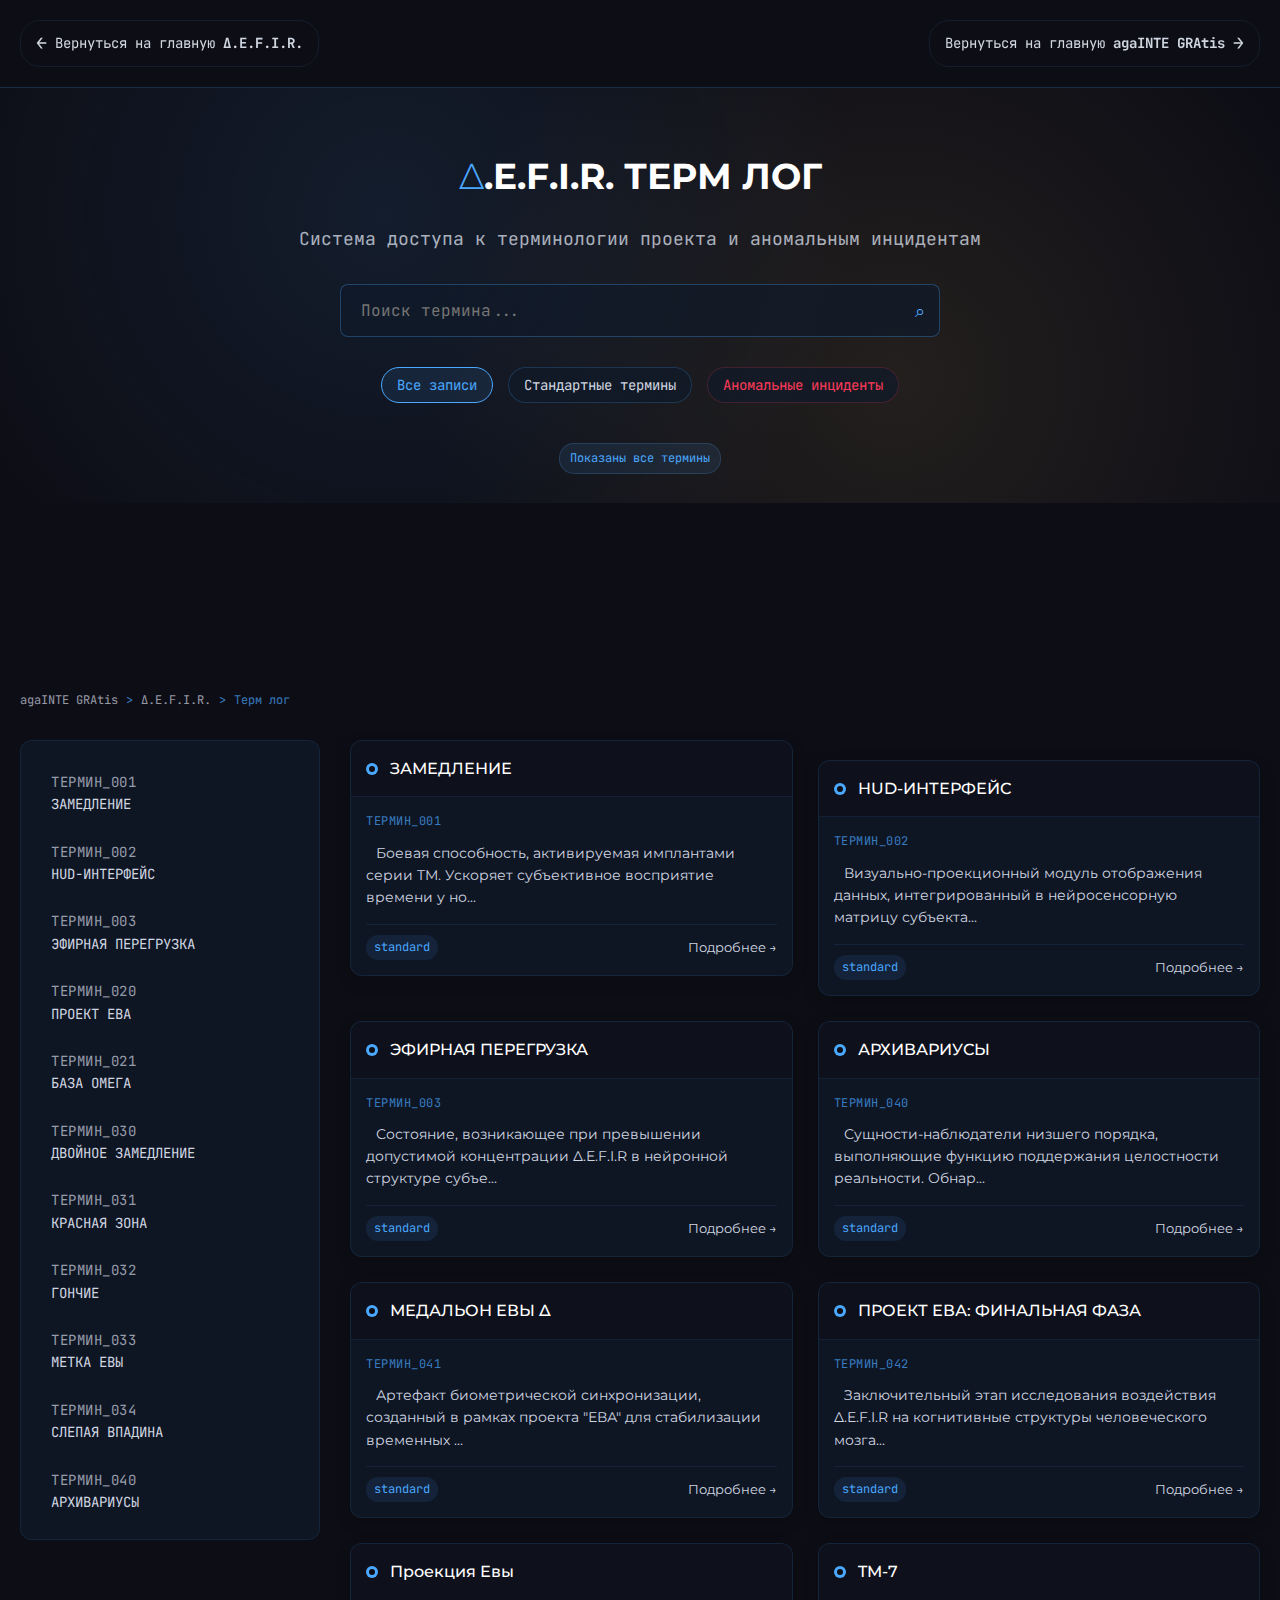
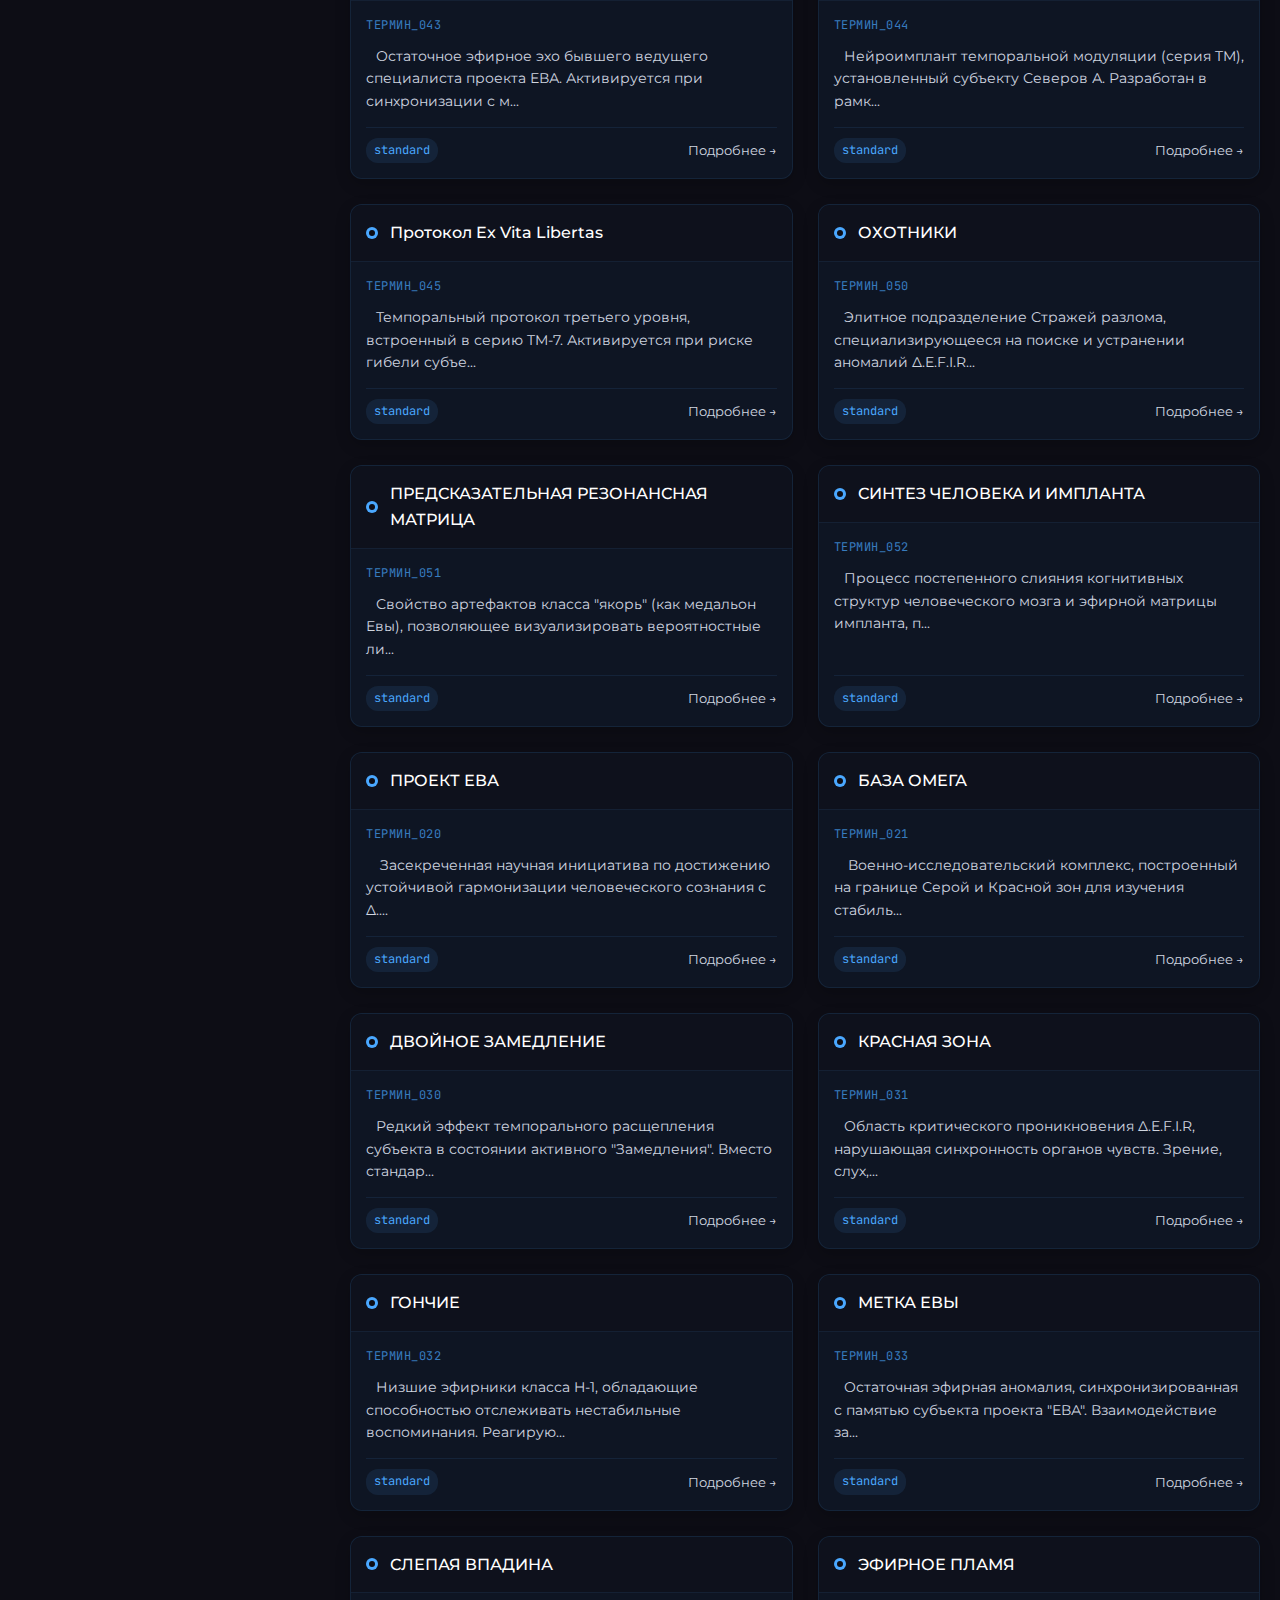
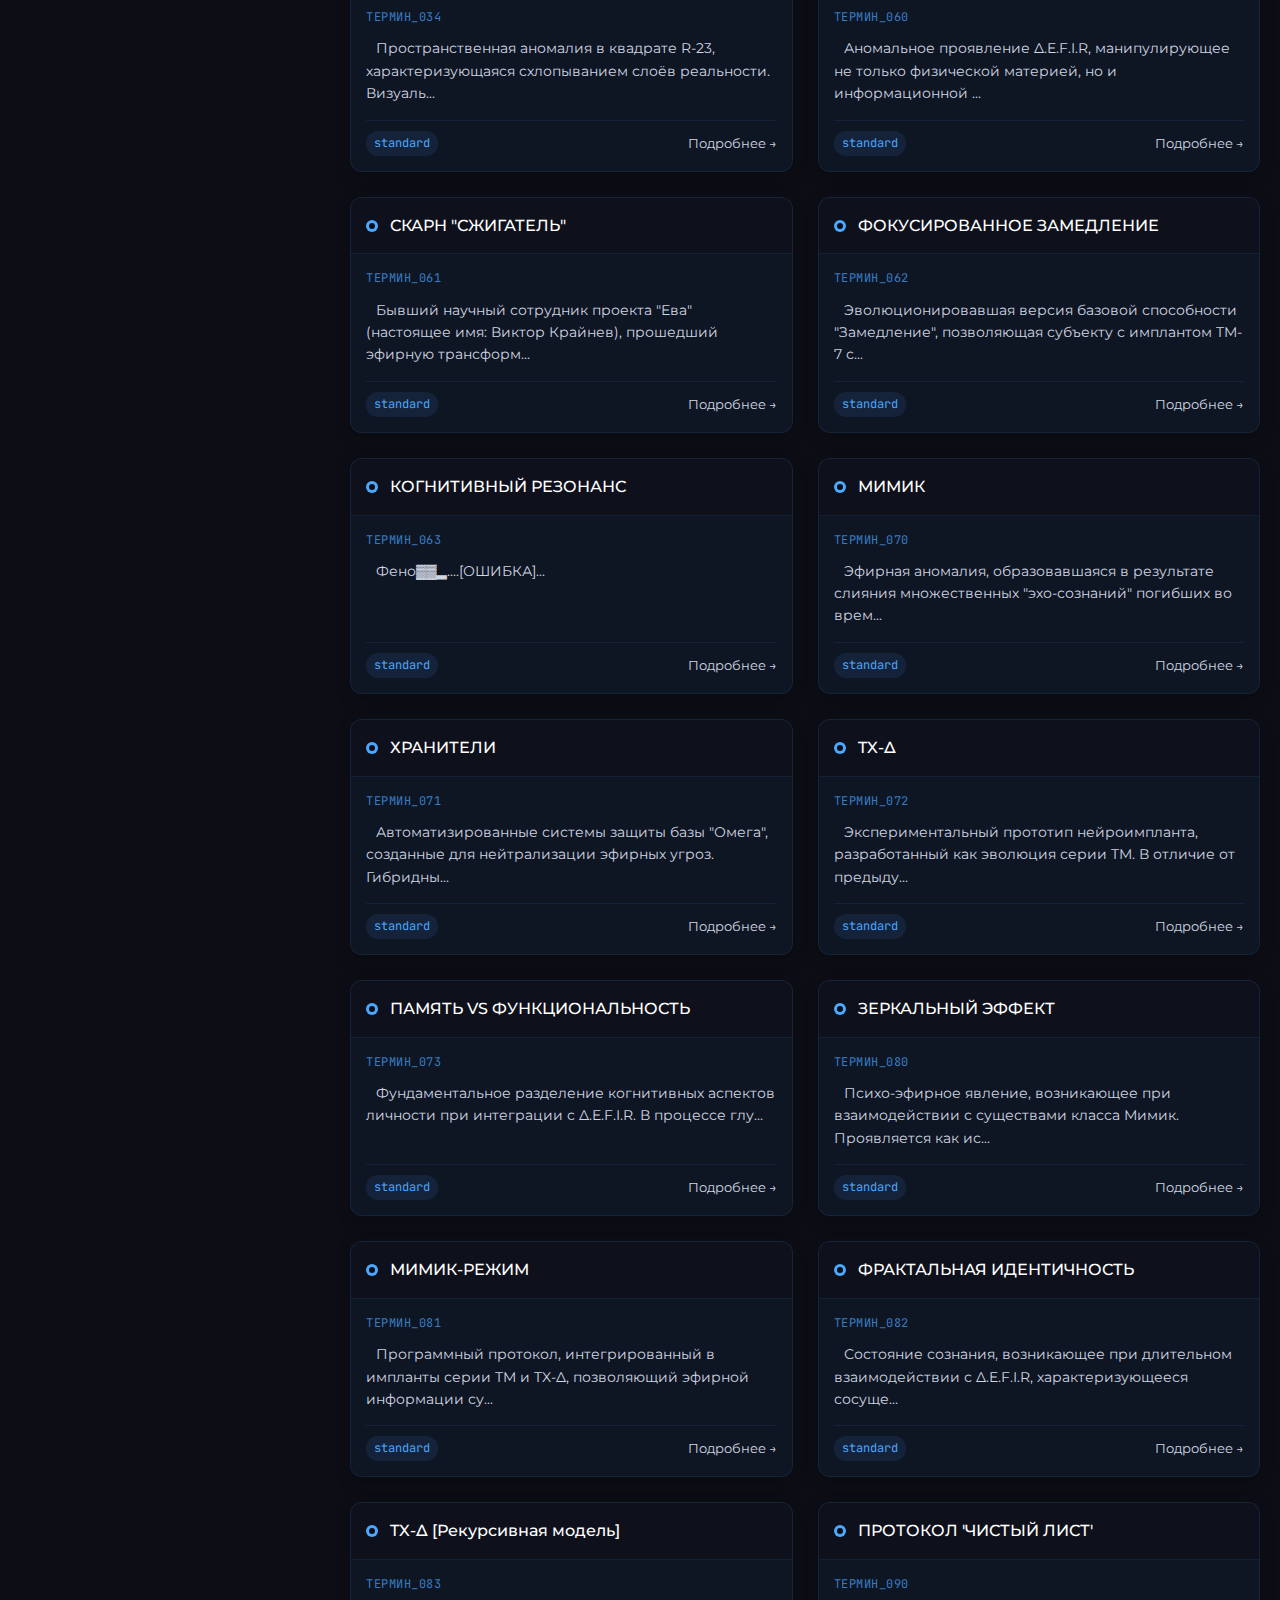
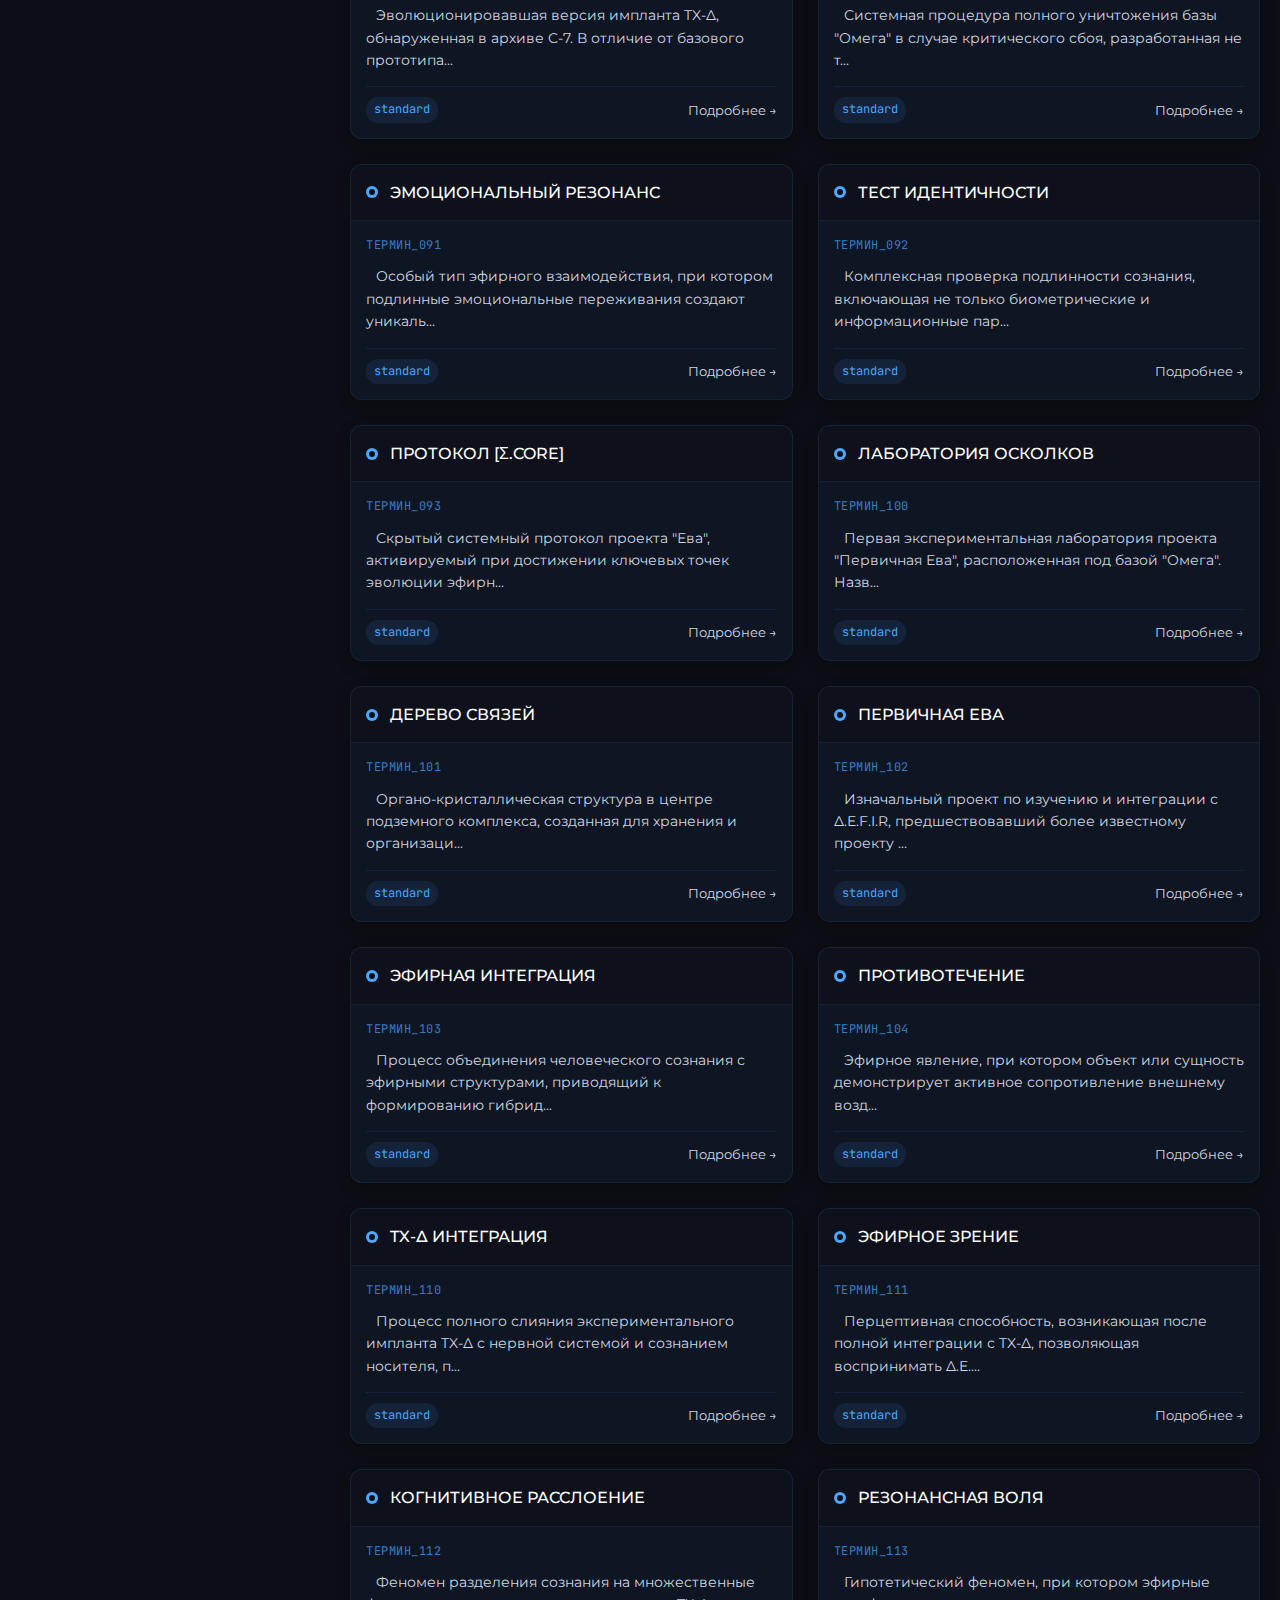
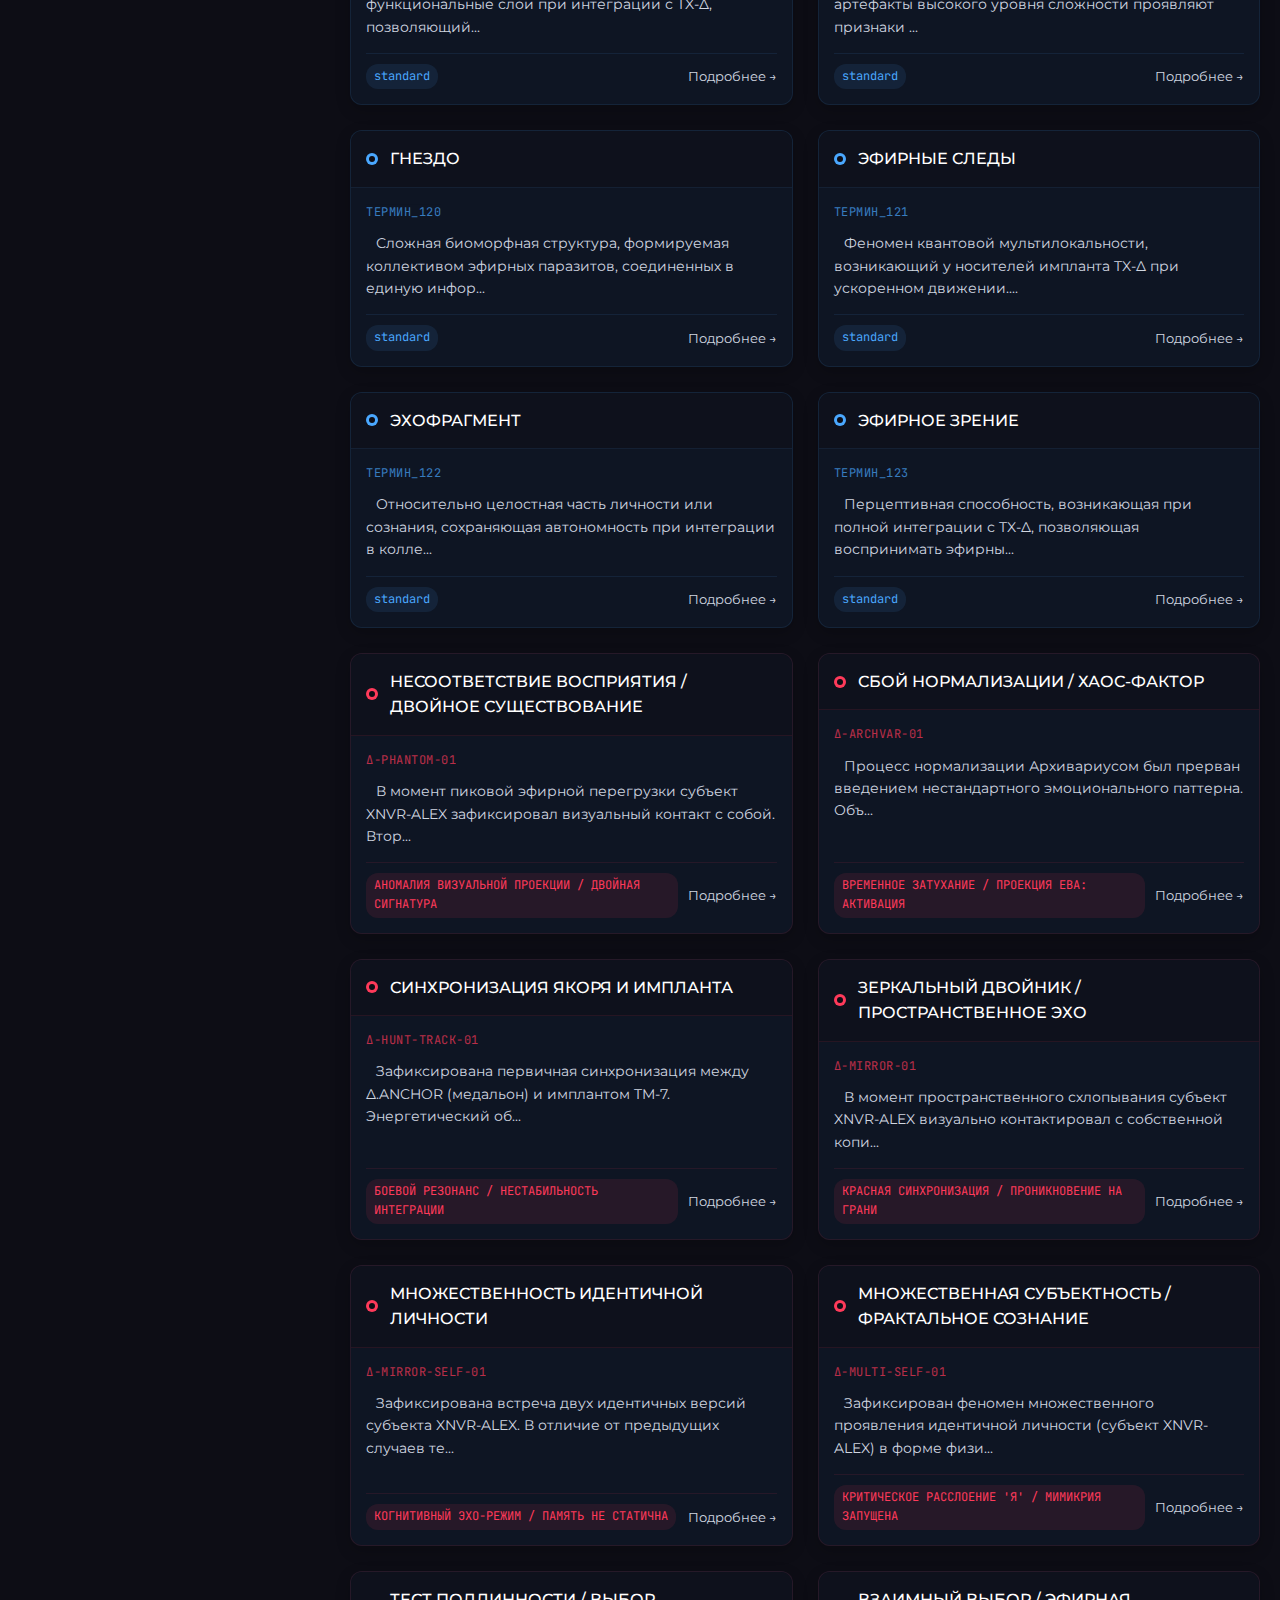
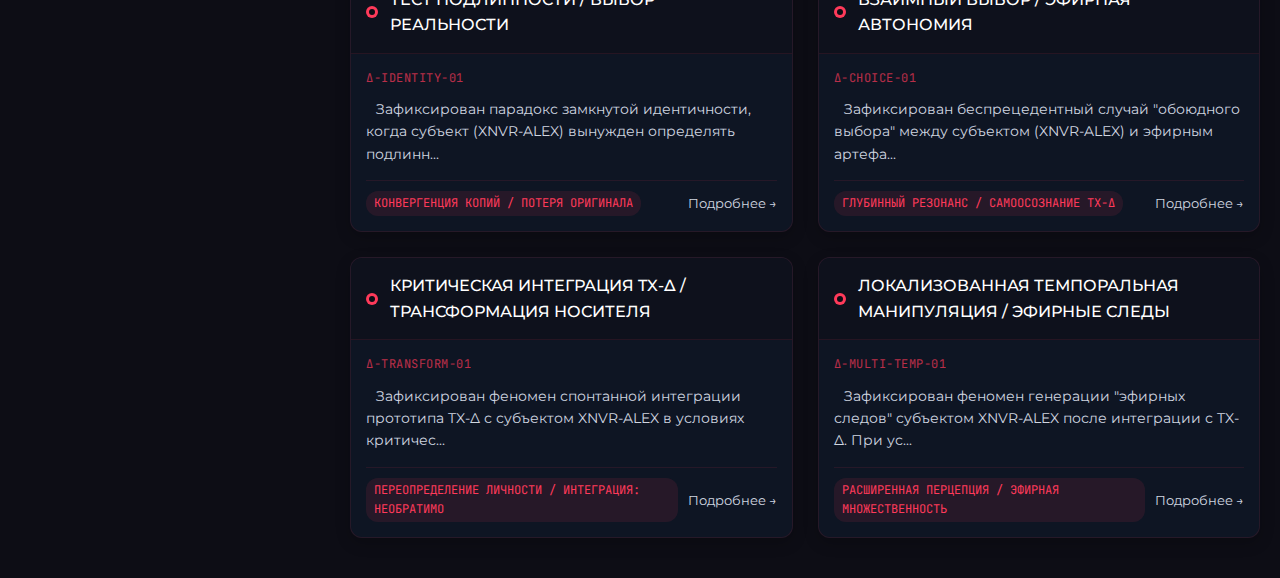
<file: efir/archive/index.html>
<!DOCTYPE html>
<html lang="ru">
<head>
    <meta charset="UTF-8">
    <meta name="viewport" content="width=device-width, initial-scale=1.0">
    <title>Терм лог Δ.E.F.I.R. | Агатис Интегра</title>
    <meta name="description" content="Терм лог проекта Δ.E.F.I.R — система доступа к терминологии мира, где реальность расслаивается, а время становится оружием">
    <link rel="preconnect" href="https://fonts.googleapis.com">
    <link rel="preconnect" href="https://fonts.gstatic.com" crossorigin>
    <link href="https://fonts.googleapis.com/css2?family=JetBrains+Mono:wght@300;400;500&family=Montserrat:wght@300;400;500;600;700&display=swap" rel="stylesheet">
    <link rel="icon" href="https://againte.gratis/favicon32.png" type="image/png">
    <link href="style.css" rel="stylesheet">
</head>
<body class="termlog-page">
    <header class="header">
        <div class="container header-container">
            <a href="https://againte.gratis/efir/" class="header-link header-link-left">
                <span class="icon">←</span>
                <span>Вернуться на главную <strong>Δ.E.F.I.R.</strong></span>
            </a>
            <a href="https://againte.gratis" class="header-link header-link-right">
                <span>Вернуться на главную <strong>agaINTE GRAtis</strong></span>
                <span class="icon">→</span>
            </a>
        </div>
    </header>

    <section class="termlog-header">
        <div class="container">
            <h1 class="termlog-title"><span class="delta">Δ</span>.E.F.I.R. ТЕРМ ЛОГ</h1>
            <p class="termlog-subtitle">Система доступа к терминологии проекта и аномальным инцидентам</p>
            
            <div class="search-container">
                <input type="text" class="search-box" id="searchInput" placeholder="Поиск термина..." data-tooltip="Поиск по имени, ID или описанию">
                <div class="search-icon">⌕</div>
            </div>
            
            <div class="categories-container">
                <button class="category-button active" data-category="all" data-tooltip="Показать все записи">Все записи</button>
                <button class="category-button" data-category="standard" data-tooltip="Только стандартные термины">Стандартные термины</button>
                <button class="category-button anomaly" data-category="anomaly" data-tooltip="Только аномальные инциденты">Аномальные инциденты</button>
            </div>
            
            <div class="filter-status-container">
                <div class="filter-status" id="filterStatus">Показаны все термины</div>
            </div>
        </div>
    </section>

    <section class="terms-section">
        <div class="container">
            <div class="breadcrumbs">
                <div class="breadcrumb-item">
                    <a href="https://againte.gratis" class="breadcrumb-link">agaINTE GRAtis</a>
                </div>
                <div class="breadcrumb-item">
                    <a href="https://againte.gratis/efir/" class="breadcrumb-link">Δ.E.F.I.R.</a>
                </div>
                <div class="breadcrumb-item">
                    <span class="breadcrumb-current">Терм лог</span>
                </div>
            </div>
            <div class="terms-list-container">
                <div class="terms-list" id="termsList">
                    <!-- Список терминов будет загружен через JavaScript -->
                    <button class="terms-list-close" id="termsListClose">×</button>
                </div>
                <div class="terms-content">
                    <button class="terms-list-toggle" id="termsListToggle">Показать список терминов</button>
                    <div class="terms-container" id="termsContainer">
                        <!-- Карточки терминов будут загружены через JavaScript -->
                    </div>
                </div>
            </div>
        </div>
    </section>

    <div class="term-details-modal" id="termModal">
        <div class="term-modal-content">
            <div class="term-modal-header">
                <h2 class="term-modal-title" id="modalTitle">Загрузка...</h2>
                <button class="term-modal-close" id="modalClose">×</button>
            </div>
            <div class="term-modal-body" id="modalBody">
                <!-- Подробности термина будут здесь -->
            </div>
        </div>
    </div>

    <div class="time-cursor" id="timeCursor"></div>
    <div class="back-to-top" id="backToTop" data-tooltip="Наверх">↑</div>

    <script src="script.js"></script>
</body>
</html>
</file>
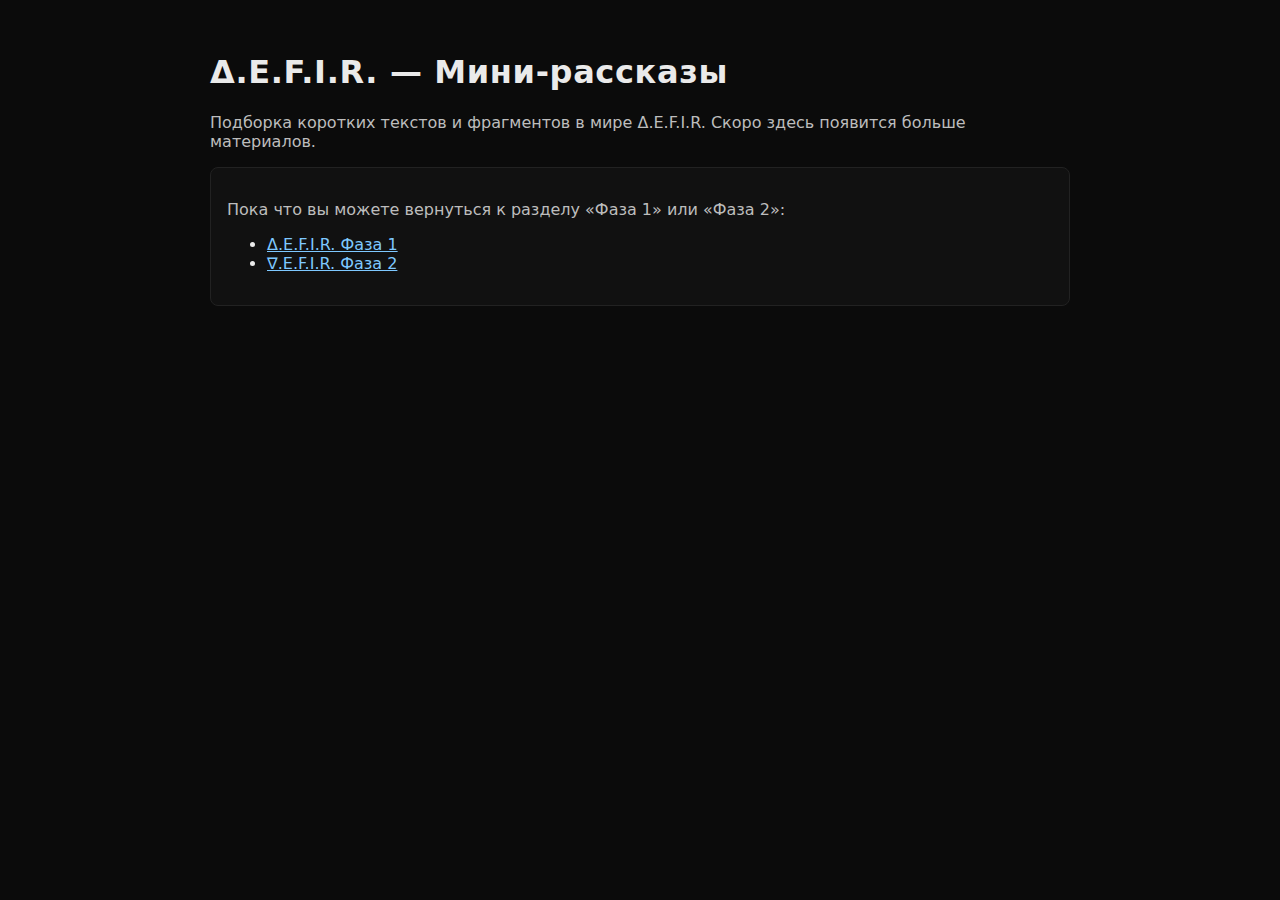
<file: efir/stories/index.html>
<!DOCTYPE html>
<html lang="ru">
<head>
  <meta charset="UTF-8">
  <meta name="viewport" content="width=device-width, initial-scale=1.0">
  <title>Δ.E.F.I.R. — Мини-рассказы | Агатис Интегра</title>
  <meta name="description" content="Мини-рассказы и фрагменты из мира Δ.E.F.I.R. от Агатис Интегра." />
  <link rel="canonical" href="https://againte.gratis/efir/stories/">
  <link rel="alternate" hreflang="ru" href="https://againte.gratis/efir/stories/">
  <meta property="og:type" content="website">
  <meta property="og:title" content="Δ.E.F.I.R. — Мини-рассказы | Агатис Интегра">
  <meta property="og:description" content="Мини-рассказы и фрагменты из мира Δ.E.F.I.R.">
  <meta property="og:url" content="https://againte.gratis/efir/stories/">
  <meta property="og:image" content="https://againte.gratis/efir/cover.jpg">
  <meta property="og:site_name" content="agaINTE GRAtis">
  <meta property="og:locale" content="ru_RU">
  <meta name="twitter:card" content="summary_large_image">
  <meta name="twitter:title" content="Δ.E.F.I.R. — Мини-рассказы">
  <meta name="twitter:description" content="Мини-рассказы и фрагменты Δ.E.F.I.R.">
  <meta name="twitter:image" content="https://againte.gratis/efir/cover.jpg">
  <style>
    body { font-family: system-ui, -apple-system, Segoe UI, Roboto, sans-serif; margin: 0; padding: 2rem; background: #0b0b0b; color: #eaeaea; }
    .container { max-width: 860px; margin: 0 auto; }
    h1 { font-weight: 700; letter-spacing: .02em; }
    p { color: #bdbdbd; }
    .note { margin-top: 1rem; padding: 1rem; border: 1px solid #222; border-radius: 8px; background: #111; }
    a { color: #7ec8ff; }
  </style>
</head>
<body>
  <div class="container">
    <h1>Δ.E.F.I.R. — Мини-рассказы</h1>
    <p>Подборка коротких текстов и фрагментов в мире Δ.E.F.I.R. Скоро здесь появится больше материалов.</p>
    <div class="note">
      <p>Пока что вы можете вернуться к разделу «Фаза 1» или «Фаза 2»:</p>
      <ul>
        <li><a href="https://againte.gratis/efir/">Δ.E.F.I.R. Фаза 1</a></li>
        <li><a href="https://againte.gratis/efir/%E2%88%87/">∇.E.F.I.R. Фаза 2</a></li>
      </ul>
    </div>
  </div>
</body>
</html>
</file>
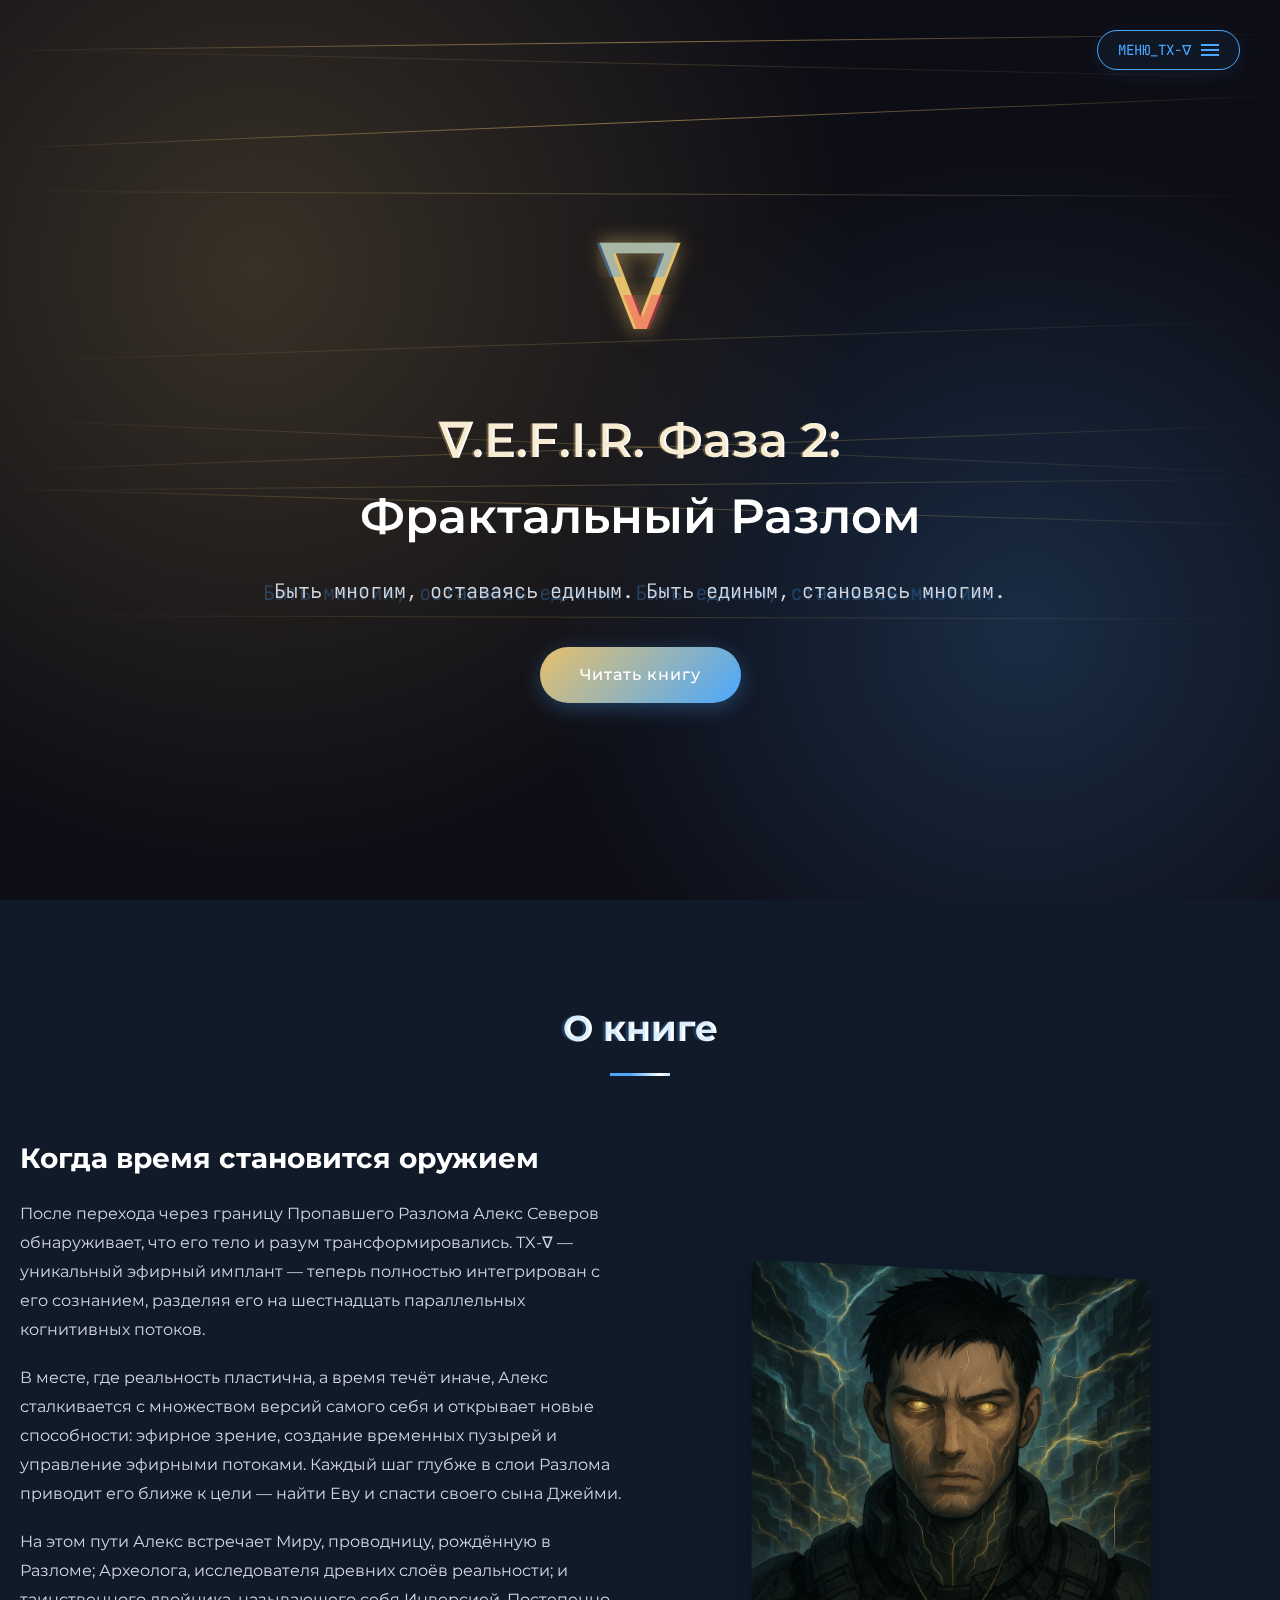
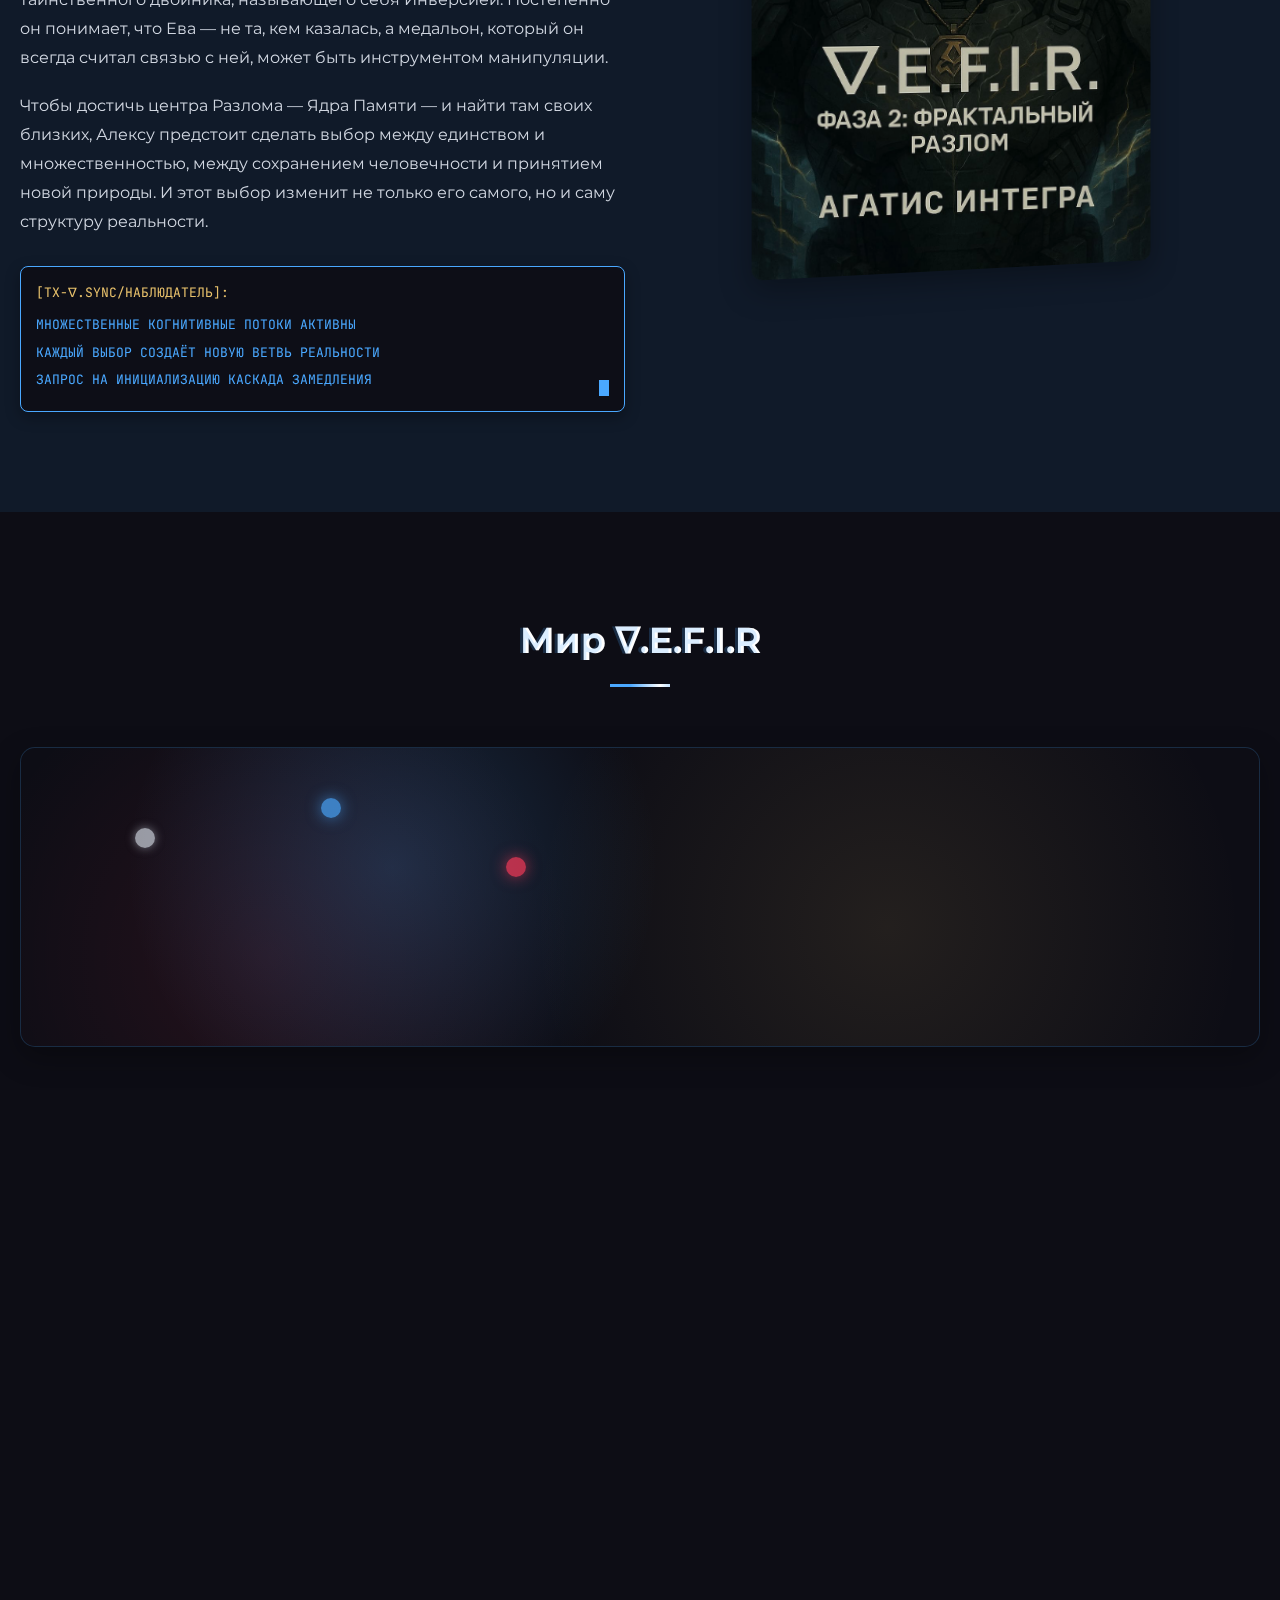
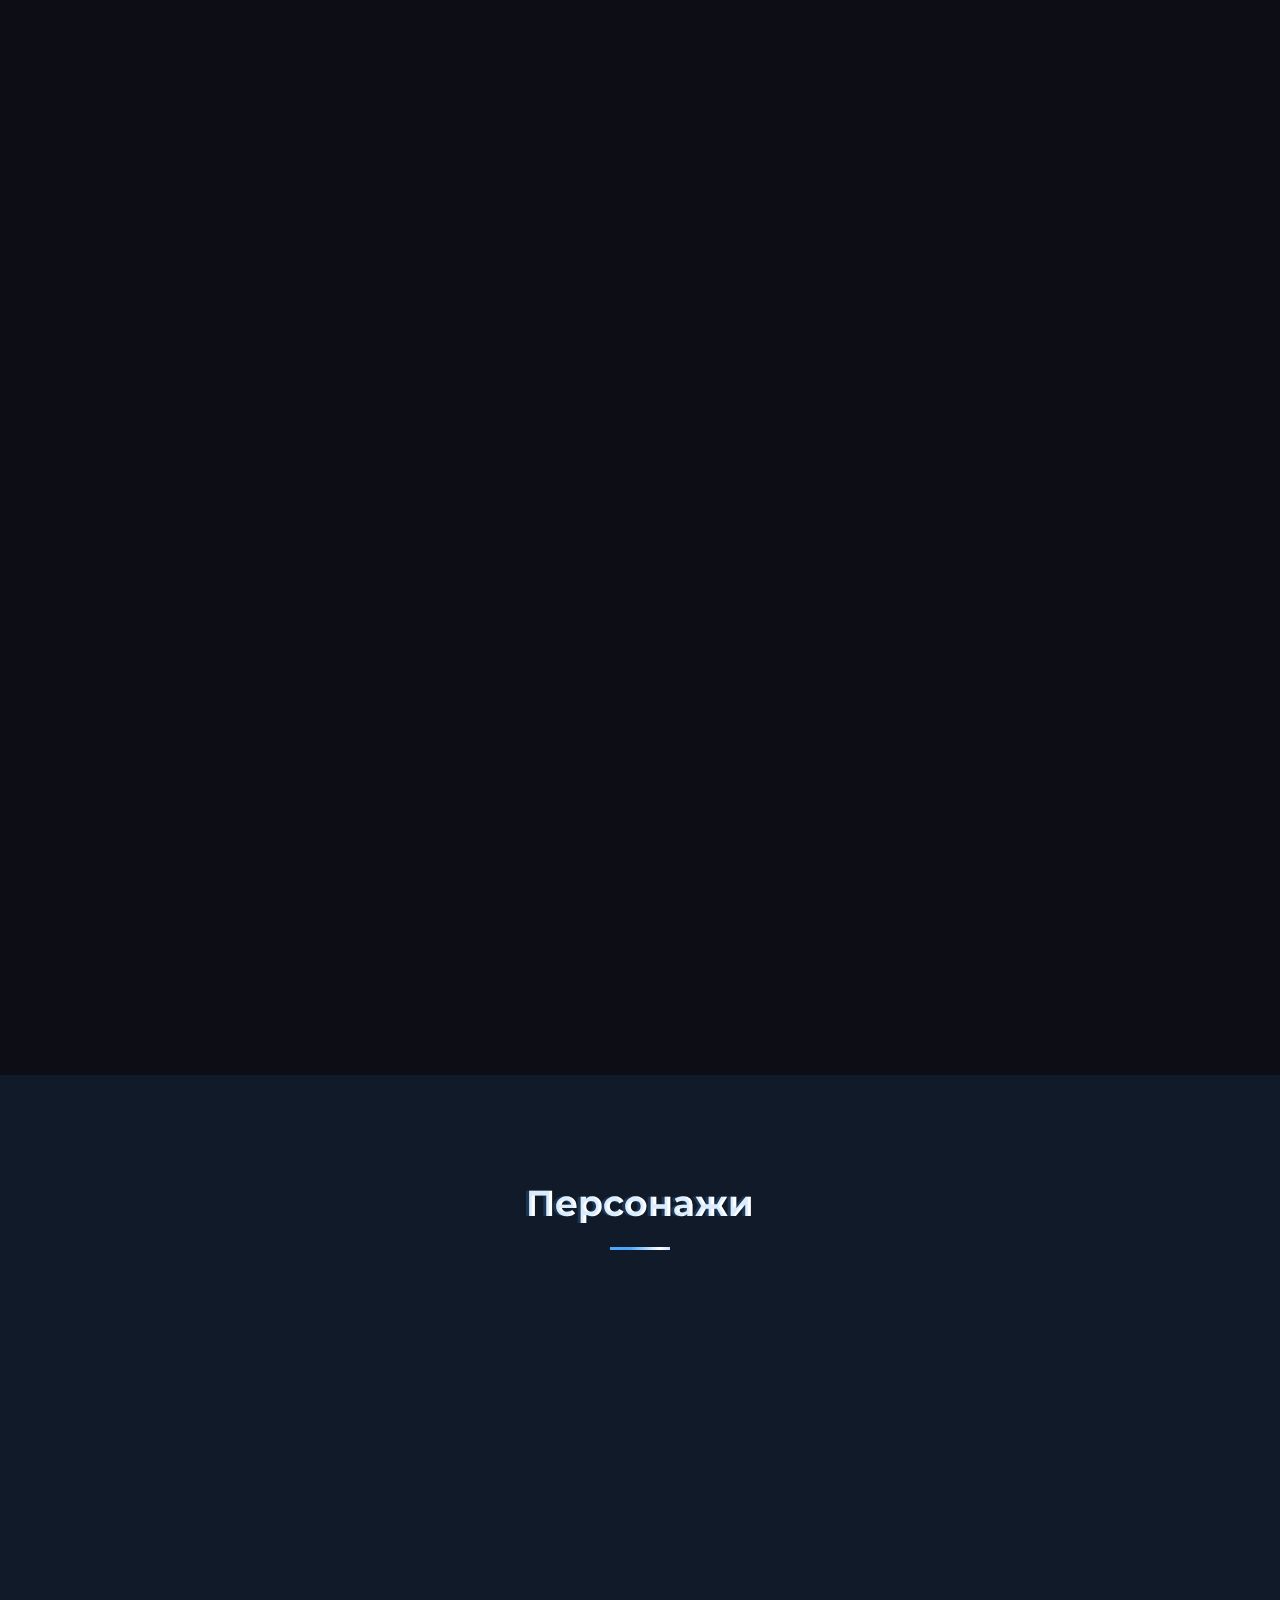
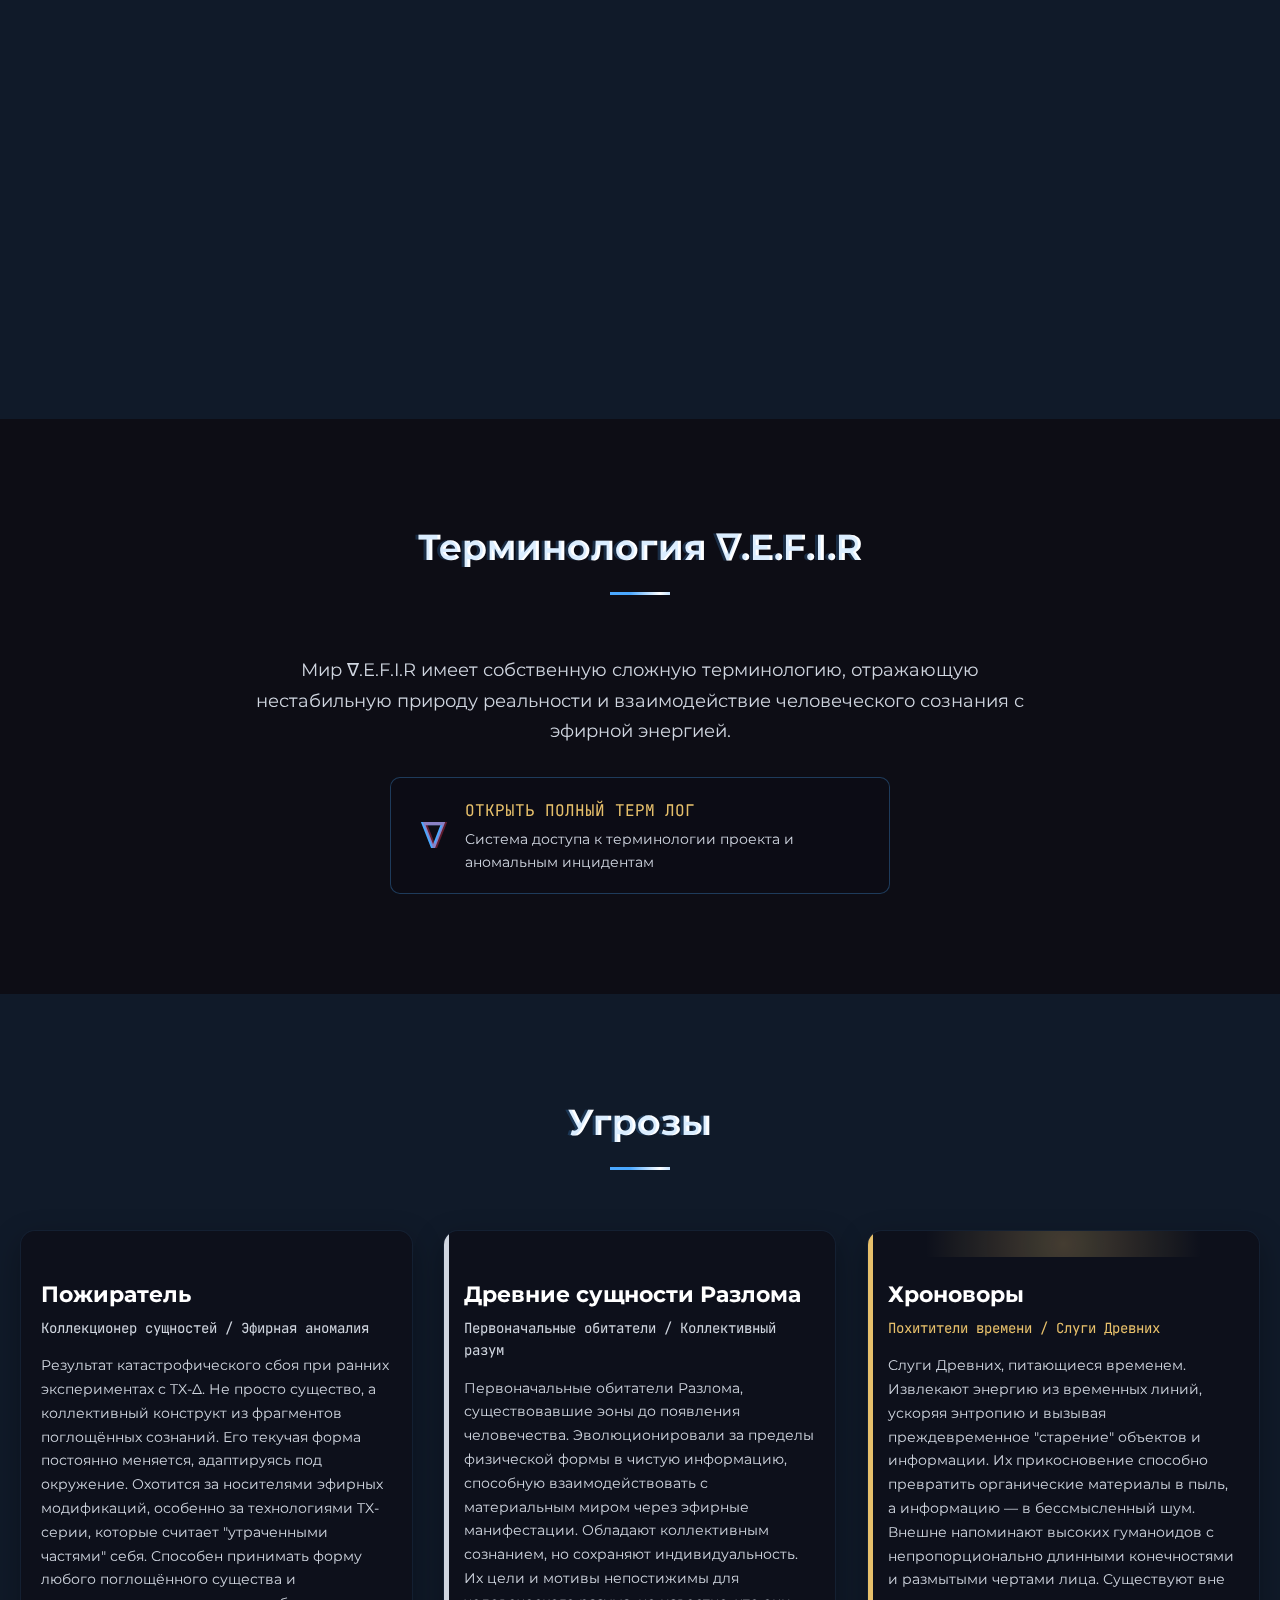
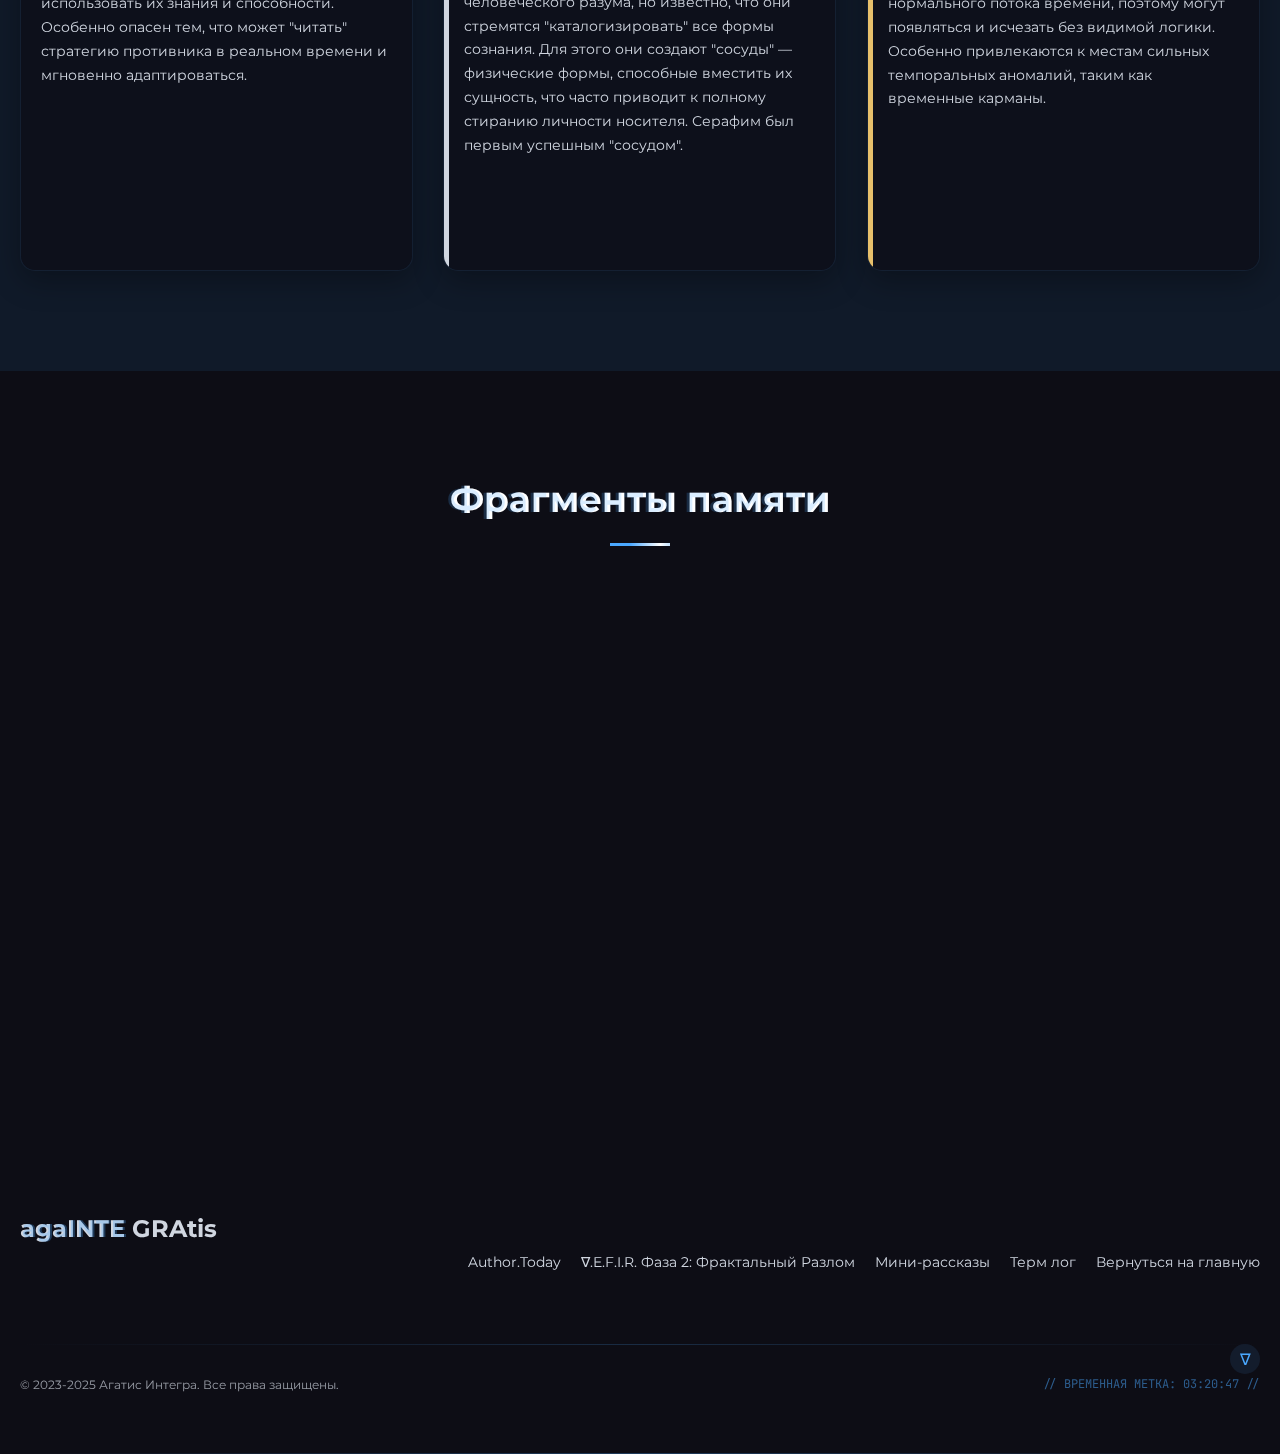
<file: efir/∇/index.html>
<!DOCTYPE html>
<html lang="ru">
<head>
    <meta charset="UTF-8">
    <meta name="viewport" content="width=device-width, initial-scale=1.0">
    <title>∇.E.F.I.R. Фаза 2: Фрактальный Разлом | Агатис Интегра</title>
    <meta name="description" content="Погрузитесь в мир ∇.E.F.I.R, где сознание разделяется на множество потоков, а реальность расслаивается на фрактальные структуры">
    <link rel="preconnect" href="https://fonts.googleapis.com">
    <link rel="preconnect" href="https://fonts.gstatic.com" crossorigin>
    <link href="https://fonts.googleapis.com/css2?family=JetBrains+Mono:wght@300;400;500&family=Montserrat:wght@300;400;500;600;700&display=swap" rel="stylesheet">
    <link rel="preload" href="cover2.jpg" as="image">
    <meta property="og:title" content="∇.E.F.I.R. Фаза 2: Фрактальный Разлом | Агатис Интегра">
    <meta property="og:description" content="Погрузитесь в мир ∇.E.F.I.R, где сознание разделяется на множество потоков, а реальность расслаивается на фрактальные структуры">
    <meta property="og:image" content="https://againte.gratis/efir/cover2.jpg">
    <meta property="og:url" content="https://againte.gratis/efir/book2/">
    <meta property="og:type" content="website">
    <meta name="twitter:card" content="summary_large_image">
    <link href="style.css" rel="stylesheet"/>
    <link rel="icon" href="https://againte.gratis/efir/∇/favicon32r.png" type="image/png">
</head>
<body class="corruption-ready">
    <div class="tm7-interface" id="tm7Interface">
        <div class="tm7-message" id="tm7Message">
            <div class="tm7-message-header">[ИМПЛ/TX-∇]:</div>
            <div class="tm7-message-content" id="tm7MessageContent">ФРАКТАЛЬНАЯ СИНХРОНИЗАЦИЯ...</div>
        </div>
    </div>
    
    <div class="reality-breach" id="realityBreach"></div>
    
    <nav class="nav">
        <button class="nav-toggle" aria-label="Открыть меню">
            <span class="nav-toggle-text">МЕНЮ_TX-∇</span>
            <div class="nav-toggle-icon">
                <span></span><span></span><span></span>
            </div>
        </button>
        <div class="nav-menu" id="navMenu">
            <div class="nav-scan-line"></div>
            <div class="nav-menu-inner">
                <a href="#about" class="nav-link" data-section="О книге">О книге</a>
                <a href="#world" class="nav-link" data-section="Мир ∇.E.F.I.R">Мир ∇.E.F.I.R</a>
                <a href="#characters" class="nav-link" data-section="Персонажи">Персонажи</a>
                <a href="#terminology" class="nav-link" data-section="Терминология">Терминология</a>
                <a href="#antagonists" class="nav-link" data-section="Угрозы">Угрозы</a>
                <a href="#memory" class="nav-link" data-section="Фрагменты памяти">Фрагменты памяти</a>
                <a href="https://againte.gratis/efir/stories/" class="nav-link external" data-section="Мини-рассказы">Мини-рассказы</a>
                <a href="https://againte.gratis/efir/archive/" class="nav-link external" data-section="Терм лог">Терм лог</a>
                <a href="https://author.today/work/444799" class="nav-link external" data-section="Читать книгу">Читать книгу</a>
                <a href="https://againte.gratis/efir/" class="nav-link" data-section="Фаза 1">Переключить на Δ.1.XX</a>
            </div>
        </div>
    </nav>
    
    <section class="hero" id="hero">
        <div class="hero-glitch-overlay"></div>
        <div class="ethereal-threads-container">
            <div class="ethereal-thread thread-1"></div>
            <div class="ethereal-thread thread-2"></div>
            <div class="ethereal-thread thread-3"></div>
            <div class="ethereal-thread thread-4"></div>
            <div class="ethereal-thread thread-5"></div>
        </div>
        <div class="hero-content">
            <div class="hero-delta" data-text="∇">∇</div>
            <h1 class="hero-title" data-text="∇.E.F.I.R. Фаза 2: Фрактальный Разлом">∇.E.F.I.R. Фаза 2: Фрактальный Разлом</h1>
            <p class="hero-subtitle" data-echo="Быть многим, оставаясь единым. Быть единым, становясь многим.">Быть многим, оставаясь единым. Быть единым, становясь многим.</p>
            <a href="https://author.today/work/444799" class="hero-cta">
                <span class="hero-cta-text">Читать книгу</span>
                <span class="hero-cta-glitch"></span>
            </a>
        </div>
        <div class="hero-echo-phrases" id="heroEchoPhrases"></div>
    </section>
    
    <section class="section about" id="about">
        <div class="section-background"></div>
        <div class="container">
            <div class="section-header">
                <h2 class="section-title" data-text="О книге">О книге</h2>
                <div class="section-title-line"></div>
            </div>
            <div class="about-content">
                <div class="about-text">
                    <h3 class="about-title">Когда время становится оружием</h3>
                    <p class="about-description">После перехода через границу Пропавшего Разлома Алекс Северов обнаруживает, что его тело и разум трансформировались. TX-∇ — уникальный эфирный имплант — теперь полностью интегрирован с его сознанием, разделяя его на шестнадцать параллельных когнитивных потоков.</p>
                    <p class="about-description">В месте, где реальность пластична, а время течёт иначе, Алекс сталкивается с множеством версий самого себя и открывает новые способности: эфирное зрение, создание временных пузырей и управление эфирными потоками. Каждый шаг глубже в слои Разлома приводит его ближе к цели — найти Еву и спасти своего сына Джейми.</p>
                    <p class="about-description">На этом пути Алекс встречает Миру, проводницу, рождённую в Разломе; Археолога, исследователя древних слоёв реальности; и таинственного двойника, называющего себя Инверсией. Постепенно он понимает, что Ева — не та, кем казалась, а медальон, который он всегда считал связью с ней, может быть инструментом манипуляции.</p>
                    <p class="about-description">Чтобы достичь центра Разлома — Ядра Памяти — и найти там своих близких, Алексу предстоит сделать выбор между единством и множественностью, между сохранением человечности и принятием новой природы. И этот выбор изменит не только его самого, но и саму структуру реальности.</p>
                    <div class="tm7-status">
                        <div class="tm7-status-header">[TX-∇.SYNC/НАБЛЮДАТЕЛЬ]:</div>
                        <div class="tm7-status-content">
                            <div class="tm7-status-line">МНОЖЕСТВЕННЫЕ КОГНИТИВНЫЕ ПОТОКИ АКТИВНЫ</div>
                            <div class="tm7-status-line">КАЖДЫЙ ВЫБОР СОЗДАЁТ НОВУЮ ВЕТВЬ РЕАЛЬНОСТИ</div>
                            <div class="tm7-status-line" id="authorizationLine">ЗАПРОС НА ИНИЦИАЛИЗАЦИЮ КАСКАДА ЗАМЕДЛЕНИЯ</div>
                            <div class="tm7-status-cursor"></div>
                        </div>
                    </div>
                </div>
                <div class="about-image">
                    <div class="book-cover-container">
                        <img loading="lazy" decoding="async" src="cover2.jpg" alt="Обложка книги ∇.E.F.I.R. Фаза 2: Фрактальный Разлом" class="book-cover">
                        <div class="book-cover-glitch"></div>
                    </div>
                </div>
            </div>
        </div>
    </section>
    
    <section class="section world" id="world">
        <div class="section-background"></div>
        <div class="container">
            <div class="section-header">
                <h2 class="section-title" data-text="Мир ∇.E.F.I.R">Мир ∇.E.F.I.R</h2>
                <div class="section-title-line"></div>
            </div>
            <div class="world-content">
                <div class="world-map" id="worldMap">
                    <div class="world-map-overlay"></div>
                    <div class="world-marker" data-location="transit-station" title="Перевалочная станция"></div>
                    <div class="world-marker" data-location="time-pockets" title="Временные карманы"></div>
                    <div class="world-marker" data-location="memory-core" title="Ядро Памяти"></div>
                </div>
                
                <div class="locations">
                    <div class="location-card" data-location="transit-station">
                        <div class="location-image-container">
                            <img loading="lazy" decoding="async" src="transit-station.jpg" alt="Перевалочная станция" class="location-image">
                            <div class="location-effect transit-station-effect"></div>
                        </div>
                        <div class="location-content">
                            <h3 class="location-title">Перевалочная станция</h3>
                            <p class="location-description">Уникальная пространственно-временная аномалия, возникшая в месте пересечения нескольких слоёв Разлома. Представляет собой многоуровневую структуру с вертикальной топологией, где гравитация меняется от уровня к уровню. Здания располагаются на всех плоскостях, включая "потолок" и "стены", соединённые эфирными мостами из застывшего света. Функционирует как нейтральная территория и торговый хаб между различными зонами Разлома, населённый множеством сущностей: от обычных людей до глубоко модифицированных эфирников, торгующих фрагментами воспоминаний и эфирными артефактами.</p>
                            <div class="location-memory">
                                <q>Перевалочная станция существует, потому что мы все согласились, что она существует. Коллективное соглашение держит реальность стабильной. Пока все верят.</q>
                            </div>
                        </div>
                    </div>
                    
                    <div class="location-card" data-location="time-pockets">
                        <div class="location-image-container">
                            <img loading="lazy" decoding="async" src="time-pockets.jpg" alt="Временные карманы" class="location-image">
                            <div class="location-effect time-pockets-effect"></div>
                        </div>
                        <div class="location-content">
                            <h3 class="location-title">Временные карманы</h3>
                            <p class="location-description">Застывшие фрагменты прошлого, существующие как пузыри стабильности в хаотичном потоке Разлома. Внутри этих карманов сохраняются моменты из истории исследовательских комплексов и базы "Омега", позволяя наблюдать ключевые события прошлого. Время внутри карманов циклично — события повторяются с идеальной точностью, если только внешнее вмешательство не нарушит стабильность пузыря. Некоторые исследователи намеренно создавали такие карманы для сохранения важной информации, другие возникли спонтанно в моменты сильной эмоциональной или эфирной активности.</p>
                            <div class="location-memory">
                                <q>На тропе между мирами взгляд назад может зафиксировать тебя между состояниями.</q>
                            </div>
                        </div>
                    </div>
                    
                    <div class="location-card" data-location="memory-core">
                        <div class="location-image-container">
                            <img loading="lazy" decoding="async" src="memory-core.jpg" alt="Ядро Памяти" class="location-image">
                            <div class="location-effect memory-core-effect"></div>
                        </div>
                        <div class="location-content">
                            <h3 class="location-title">Ядро Памяти</h3>
                            <p class="location-description">Центральная точка в структуре Пропавшего Разлома, представляющая собой многомерное информационное хранилище, существующее одновременно как физический объект (кристаллическая макроструктура) и абстрактный информационный конструкт. Визуально проявляется как город из кристаллических "звёздных скелетов", парящий над океаном искрящегося света. Каждый кристалл содержит фрагмент чьего-то сознания или воспоминания, а в самом центре находится Матрица Реконфигурации — устройство, способное перестраивать физическую и эфирную структуру живых существ. По слухам, именно там находятся Ева и Джейми.</p>
                            <div class="location-memory">
                                <q>Ядро Памяти — это не просто хранилище, а живой организм информации.</q>
                            </div>
                        </div>
                    </div>
                </div>
            </div>
        </div>
    </section>
    
    <section class="section characters" id="characters">
        <div class="section-background"></div>
        <div class="container">
            <div class="section-header">
                <h2 class="section-title" data-text="Персонажи">Персонажи</h2>
                <div class="section-title-line"></div>
            </div>
            <div class="characters-content">
                <div class="character-cards">
                    <div class="character-card mira">
                        <div class="character-portrait">
                            <img loading="lazy" decoding="async" src="mira.jpg" alt="Мира" class="character-portrait-image">
                            <div class="character-portrait-effect mira-effect"></div>
                        </div>
                        <div class="character-info">
                            <h3 class="character-name">Мира</h3>
                            <div class="character-role">Проводница / "Ключ-неудача"</div>
                            <p class="character-description">Проводница, рождённая в Разломе. Первый ребёнок, которого Ева пыталась превратить в "ключ" к Вратам. Эксперимент не удался, оставив Миру "застрявшей" между состояниями бытия. Её тело частично прозрачно и иногда "глитчит" — существует одновременно в нескольких позициях, размываясь между ними. Глаза постоянно меняют цвет от глубокого синего до золотистого и обратно. Мира интуитивно понимает структуру Разлома, может видеть "эфирные тропы" и чувствует связь с Джейми, которого называет "братом по трансформации".</p>
                            <div class="character-quote">
                                <q>Я чувствую его. Называю "братом по трансформации". Я — это то, чем он мог бы стать, если бы эксперимент провалился. А он... то, чем я могла бы стать, если бы всё получилось.</q>
                            </div>
                        </div>
                    </div>
                    
                    <div class="character-card eva">
                        <div class="character-portrait">
                            <img loading="lazy" decoding="async" src="archaeologist.jpg" alt="Археолог" class="character-portrait-image">
                            <div class="character-portrait-effect archaeologist-effect"></div>
                        </div>
                        <div class="character-info">
                            <h3 class="character-name">Археолог</h3>
                            <div class="character-role">Исследователь Разлома / Альтернативная версия Алекса</div>
                            <p class="character-description">Исследователь древних слоёв Разлома. Пожилой мужчина с седыми волосами, собранными в хвост, и удивительно ясными, пронзительными глазами. В его чертах Алекс замечает странную знакомость. Работает над устройством, напоминающим астролябию с плавающими внутри частицами эфира. На самом деле Археолог — "перезаписанная" версия другого Алекса/Инверсии, пойманная в предыдущих циклах экспериментов Евы. Сохранил фрагменты воспоминаний о своей прошлой личности, проявляющиеся как "научные интуиции". В ключевой момент начинает вспоминать, кем был на самом деле.</p>
                            <div class="character-quote">
                                <q>Я — всего лишь копия. Ты должен дойти до конца. За всех нас.</q>
                            </div>
                        </div>
                    </div>
                    
                    <div class="character-card skarn">
                        <div class="character-portrait">
                            <img loading="lazy" decoding="async" src="observer.jpg" alt="Наблюдатель" class="character-portrait-image">
                            <div class="character-portrait-effect observer-effect"></div>
                        </div>
                        <div class="character-info">
                            <h3 class="character-name">Наблюдатель (аспект TX-∇)</h3>
                            <div class="character-role">Эмергентное сознание / Метакогнитивный поток</div>
                            <p class="character-description">Эмергентное свойство полной интеграции TX-∇ с сознанием Алекса в условиях Разлома. В отличие от других когнитивных потоков, фокусирующихся на конкретных задачах (оборона, тактический анализ, память), Наблюдатель выполняет метакогнитивные функции — осознаёт сам процесс мышления, идентифицирует скрытые паттерны и видит взаимосвязи, недоступные другим аспектам сознания. Обладает собственным "голосом" и нарастающей автономией, вызывая у Алекса одновременно беспокойство и интерес. Первым обнаруживает скрытые протоколы в медальоне и намекает на более глубокую тайну, связанную с Евой.</p>
                            <div class="character-quote">
                                <q>Ты теперь больше, чем человек, Алекс. И в то же время — более человечен, чем когда-либо.</q>
                            </div>
                        </div>
                    </div>
                    
                </div>
            </div>
        </div>
    </section>
    
    <section class="section terminology" id="terminology">
        <div class="section-background"></div>
        <div class="container">
            <div class="section-header">
                <h2 class="section-title" data-text="Терминология ∇.E.F.I.R">Терминология ∇.E.F.I.R</h2>
                <div class="section-title-line"></div>
            </div>
            <div class="terminology-content">
                <div class="terminology-intro">
                    <p class="terminology-text">Мир ∇.E.F.I.R имеет собственную сложную терминологию, отражающую нестабильную природу реальности и взаимодействие человеческого сознания с эфирной энергией.</p>
                    <a href="https://againte.gratis/efir/archive/" class="terminology-link">
                        <div class="terminology-link-icon">
                            <span class="delta-icon">∇</span>
                        </div>
                        <div class="terminology-link-text">
                            <span class="terminology-link-title">ОТКРЫТЬ ПОЛНЫЙ ТЕРМ ЛОГ</span>
                            <span class="terminology-link-desc">Система доступа к терминологии проекта и аномальным инцидентам</span>
                        </div>
                    </a>
                </div>
            </div>
        </div>
    </section>

    <section class="section antagonists" id="antagonists">
        <div class="section-background"></div>
        <div class="container">
            <div class="section-header">
                <h2 class="section-title" data-text="Угрозы">Угрозы</h2>
                <div class="section-title-line"></div>
            </div>
            <div class="antagonists-content">
                <div class="antagonist-cards">
                    <div class="antagonist-card devourer">
                        <div class="antagonist-image">
                            <img loading="lazy" decoding="async" src="devourer.jpg" alt="Пожиратель" class="antagonist-image-overlay">
                            <div class="antagonist-image-effect devourer-effect"></div>
                        </div>
                        <div class="antagonist-info">
                            <h3 class="antagonist-name">Пожиратель</h3>
                            <div class="antagonist-type">Коллекционер сущностей / Эфирная аномалия</div>
                            <p class="antagonist-description">Результат катастрофического сбоя при ранних экспериментах с TX-Δ. Не просто существо, а коллективный конструкт из фрагментов поглощённых сознаний. Его текучая форма постоянно меняется, адаптируясь под окружение. Охотится за носителями эфирных модификаций, особенно за технологиями TX-серии, которые считает "утраченными частями" себя. Способен принимать форму любого поглощённого существа и использовать их знания и способности. Особенно опасен тем, что может "читать" стратегию противника в реальном времени и мгновенно адаптироваться.</p>
                            <div class="antagonist-quote">
                                <q>Мы.были.тобой...часть.нас...фрагмент.твоей.памяти...</q>
                            </div>
                        </div>
                    </div>

                    <div class="antagonist-card ancient_entities_rift">
                        <div class="antagonist-image">
                            <img loading="lazy" decoding="async" src="ancient_entities_rift.jpg" alt="Древние сущности Разлома" class="antagonist-image-overlay">
                            <div class="antagonist-image-effect"></div>
                        </div>
                        <div class="antagonist-info">
                            <h3 class="antagonist-name">Древние сущности Разлома</h3>
                            <div class="antagonist-type">Первоначальные обитатели / Коллективный разум</div>
                            <p class="antagonist-description">Первоначальные обитатели Разлома, существовавшие эоны до появления человечества. Эволюционировали за пределы физической формы в чистую информацию, способную взаимодействовать с материальным миром через эфирные манифестации. Обладают коллективным сознанием, но сохраняют индивидуальность. Их цели и мотивы непостижимы для человеческого разума, но известно, что они стремятся "каталогизировать" все формы сознания. Для этого они создают "сосуды" — физические формы, способные вместить их сущность, что часто приводит к полному стиранию личности носителя. Серафим был первым успешным "сосудом".</p>
                            <div class="antagonist-quote">
                                <q>Индивидуальность — это иллюзия. Как гусеница должна стать бабочкой, так и человек должен трансформироваться в нечто большее.</q>
                            </div>
                        </div>
                    </div>

                    <div class="antagonist-card chronovores">
                        <div class="antagonist-image">
                            <img loading="lazy" decoding="async" src="chronovores.jpg" alt="Хроноворы" class="antagonist-image-overlay">
                            <div class="antagonist-image-effect chronovores-effect"></div>
                        </div>
                        <div class="antagonist-info">
                            <h3 class="antagonist-name">Хроноворы</h3>
                            <div class="antagonist-type">Похитители времени / Слуги Древних</div>
                            <p class="antagonist-description">Слуги Древних, питающиеся временем. Извлекают энергию из временных линий, ускоряя энтропию и вызывая преждевременное "старение" объектов и информации. Их прикосновение способно превратить органические материалы в пыль, а информацию — в бессмысленный шум. Внешне напоминают высоких гуманоидов с непропорционально длинными конечностями и размытыми чертами лица. Существуют вне нормального потока времени, поэтому могут появляться и исчезать без видимой логики. Особенно привлекаются к местам сильных темпоральных аномалий, таким как временные карманы.</p>
                            <div class="antagonist-quote">
                                <q>Ссссссстарееееееееееешь... вВрррреЕеЕмЯяяяя... мммыыы зззаббббираеееммм...</q>
                            </div>
                        </div>
                    </div>
                </div>
            </div>
        </div>
    </section>
    
    <section class="section memory" id="memory">
        <div class="section-background"></div>
        <div class="container">
            <div class="section-header">
                <h2 class="section-title" data-text="Фрагменты памяти">Фрагменты памяти</h2>
                <div class="section-title-line"></div>
            </div>
            <div class="memory-content">
                <div class="fragments">
                    <div class="fragment">
                        <div class="fragment-title">[TM-∇.SYNC/НАБЛЮДАТЕЛЬ]:</div>
                        <div class="fragment-quote">"Ты теперь больше, чем человек, Алекс. И в то же время — более человечен, чем когда-либо."</div>
                        <div class="fragment-context">После полной интеграции с TX-∇ Алекс обнаруживает, что его сознание разделилось на шестнадцать когнитивных потоков, каждый из которых специализируется на определённых аспектах восприятия и анализа. Внутренний диалог между ними создаёт парадоксальную симфонию множественности и единства — каждый поток по-своему интерпретирует реальность, но все они связаны в единое целое.</div>
                        <div class="fragment-echo"></div>
                    </div>
                    
                    <div class="fragment">
                        <div class="fragment-title">[∇.ИНВЕРСИЯ]:</div>
                        <div class="fragment-quote">"Н̷и̷ч̷т̷о̷. ч̷т̷о̷ т̷ы̷ х̷о̷ч̷е̷ш̷ь̷, у̷ж̷е̷ с̷л̷у̷ч̷а̷л̷о̷с̷ь̷."</div>
                        <div class="fragment-context">Альтернативная версия Алекса из предыдущего цикла, который узнал правду о манипуляциях Евы раньше и попытался её остановить. Инверсия существует как искажённое зеркало главного героя — напоминание о том, что могло бы произойти, если бы были сделаны другие выборы. В момент контакта между ними происходит синхронизация сознаний, и Алекс получает фрагмент воспоминания: Ева стоит перед горящим домом и держит в руках фотографию семьи Северовых.</div>
                        <div class="fragment-echo"></div>
                    </div>
                    
                    <div class="fragment">
                        <div class="fragment-title">[⋈.ДЖЕЙМИ]:</div>
                        <div class="fragment-quote">"Я вижу-чувствую-знаю все линии одновременно. Времяпространствосущностьпамять сливаются в единый поток."</div>
                        <div class="fragment-context">В Долине Памяти Алекс улавливает эфирные следы сознания своего сына — не просто эхо, а живое присутствие. Джейми, трансформированный экспериментами Евы, существует в Разломе иначе, чем обычные люди — он стал своеобразным "мостом" между измерениями. Его сознание рассеяно по множеству точек пространства-времени, а восприятие охватывает все возможные варианты реальности. В своём нынешнем состоянии он видит гораздо больше, чем когда-либо мог бы увидеть человек.</div>
                        <div class="fragment-echo"></div>
                    </div>
                    
                </div>
            </div>
        </div>
    </section>
    
    <footer class="footer">
        <div class="footer-glitch"></div>
        <div class="container">
            <div class="footer-content">
                <div class="footer-brand">
                    <div class="footer-logo" data-text="agaINTE GRAtis">agaINTE GRAtis</div>
                    <div class="footer-create" id="footerCreate">Собрано вручную. Проверено Архивариусом.</div>
                </div>
                <div class="footer-links">
                    <a href="https://author.today/u/agatisintegra" class="footer-link">Author.Today</a>
                    <a href="https://author.today/work/436551" class="footer-link">∇.E.F.I.R. Фаза 2: Фрактальный Разлом</a>
                    <a href="https://againte.gratis/efir/" class="footer-link">Мини-рассказы</a>
                    <a href="https://againte.gratis/efir/archive/" class="footer-link">Терм лог</a>
                    <a href="https://againte.gratis" class="footer-link">Вернуться на главную</a>
                </div>
            </div>
            <div class="footer-separator"></div>
            <div class="footer-copyright">
                <div class="footer-copyright-text">© 2023-2025 Агатис Интегра. Все права защищены.</div>
                <div class="footer-protocol" id="footerProtocol">∇.PROTOCOL // TX-∇ v∇2.0.3-beta [unlicensed build]</div>
                <div class="footer-timestamp" id="footerTimestamp">// ВРЕМЕННАЯ МЕТКА: ИНИЦИАЛИЗАЦИЯ... //</div>
            </div>
            
            <div class="easter-egg" id="easterEgg">
                <div class="easter-egg-trigger">∇</div>
                <div class="easter-egg-content">
                    <div class="easter-egg-title">[ДОСТУП ПОЛУЧЕН]</div>
                    <div class="easter-egg-message">
                        Если ты это видишь, значит, выбор уже сделан. Помни: множественность неизбежна.
                        <span class="easter-egg-signature">— TX-∇</span>
                    </div>
                </div>
            </div>
        </div>
    </footer>
    
    <div class="archivist" id="archivist"></div>
    <div class="time-cursor" id="timeCursor"></div>
    <script src="script.js"></script>
</body>
</html>
</file>
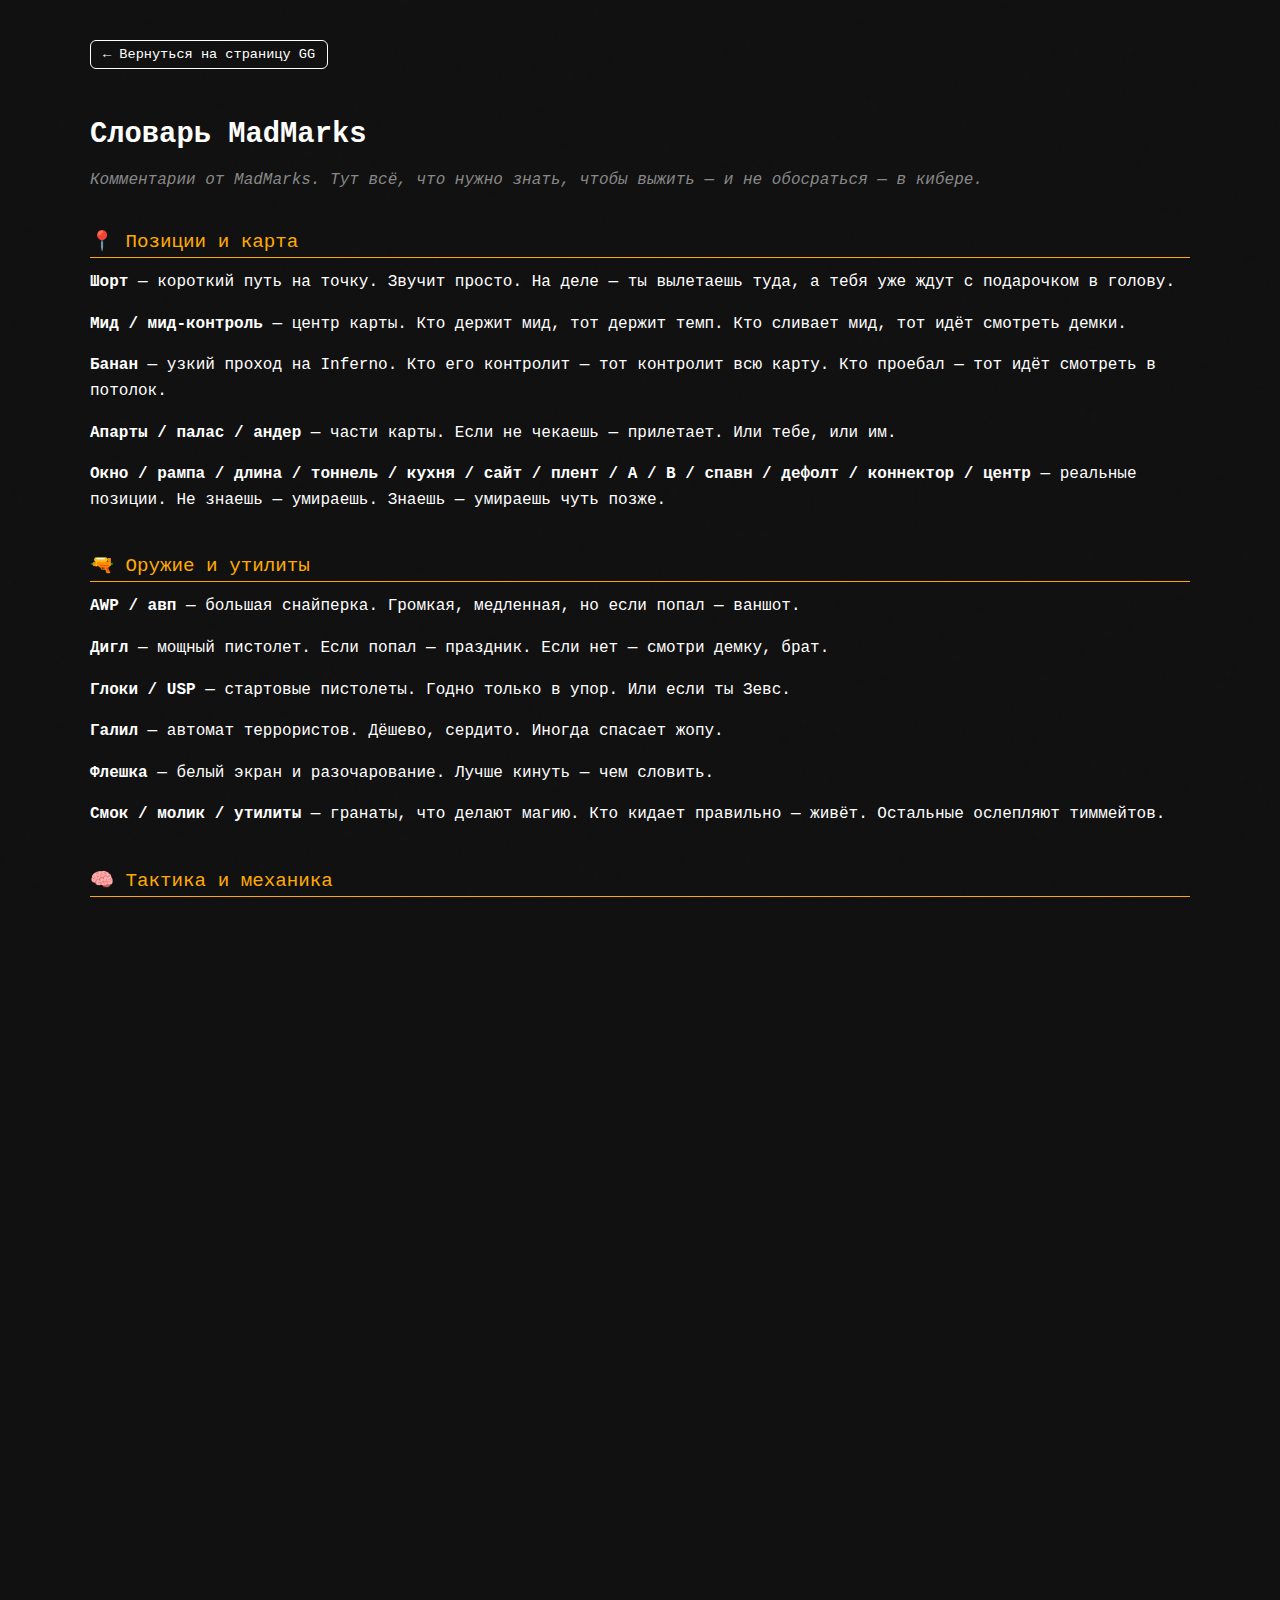
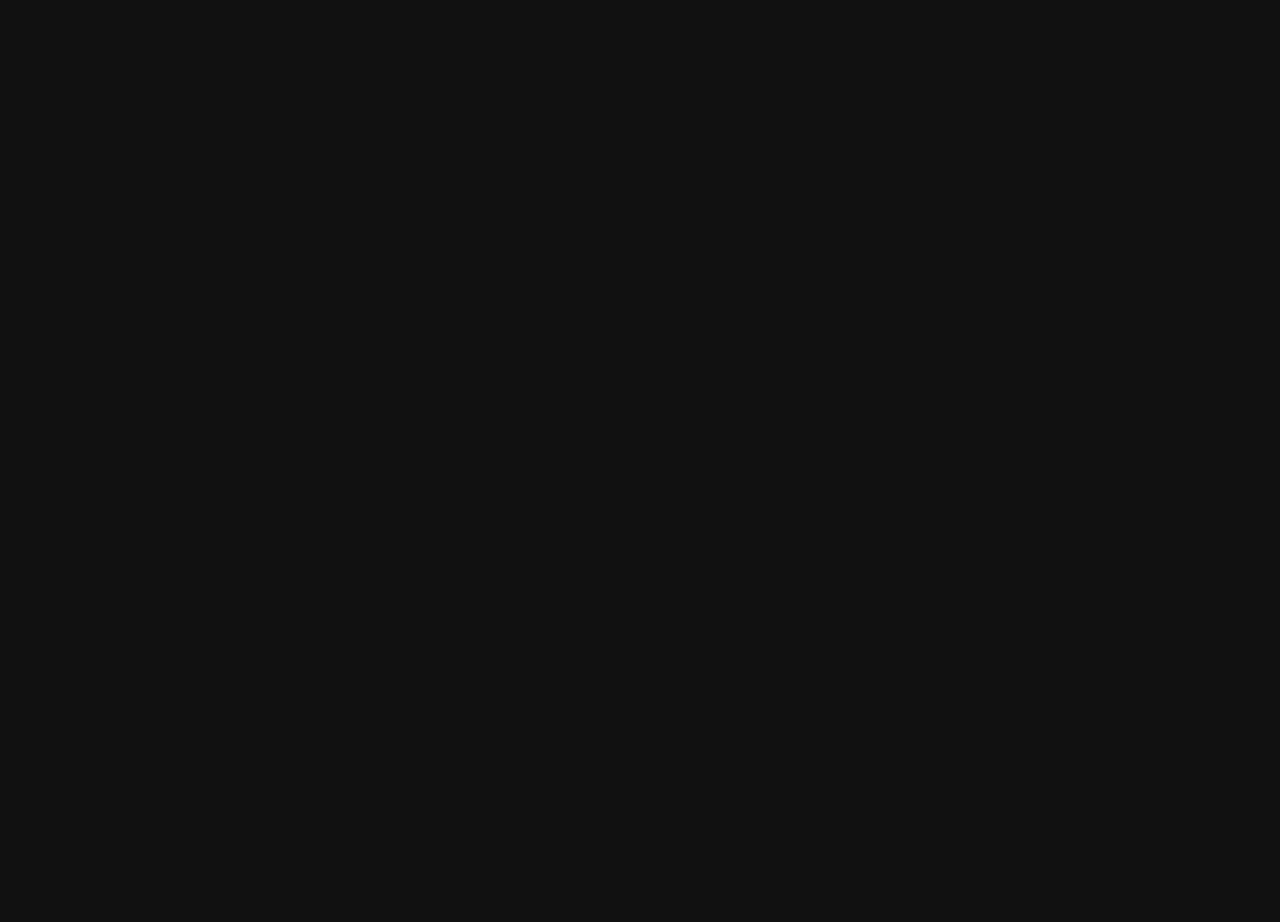
<file: gg/glossary/index.html>
<!DOCTYPE html>
<html lang="ru">
<head>
    <meta charset="UTF-8">
    <meta name="theme-color" content="#111111">
    <meta http-equiv="X-UA-Compatible" content="IE=edge">
    <meta name="viewport" content="width=device-width, initial-scale=1.0">
    <title>Словарь MadMarks — GG | Агатис Интегра</title>
    <meta name="description" content="GG - книга о профессиональном CS:GO игроке MadMarks, его взлете и моральных дилеммах">
    <meta name="keywords" content="Агатис Интегра, GG, киберспорт, CS:GO, MadMarks">
    <meta name="author" content="Агатис Интегра">
    <meta property="og:title" content="Словарь MadMarks — GG | Агатис Интегра">
    <meta property="og:description" content="GG - история о киберспорте, принципах и победах">
    <meta property="og:type" content="website">
    <link rel="icon" href="https://againte.gratis/gg/favicon32.png" type="image/png">
  <title>Словарь MadMarks — GG</title>
  <style>
    html, body {
        margin: 0;
        padding: 0;
        height: 100%;
        font-family: 'Courier New', monospace;
        background: #111;
        color: #fff;
        overflow-x: hidden;
        -webkit-tap-highlight-color: transparent;
        position: relative;
    }
    body::before {
        content: '';
        position: fixed;
        top: 0;
        left: 0;
        right: 0;
        bottom: 0;
        background-image: url('data:image/svg+xml;utf8,<svg viewBox="0 0 200 200" xmlns="http://www.w3.org/2000/svg"><filter id="noiseFilter"><feTurbulence type="fractalNoise" baseFrequency="0.65" numOctaves="3" stitchTiles="stitch"/><feColorMatrix type="matrix" values="1 0 0 0 0 0 1 0 0 0 0 0 1 0 0 0 0 0 0.5 0"/></filter><rect width="100%" height="100%" filter="url(%23noiseFilter)"/></svg>');
        pointer-events: none;
        opacity: 0.02;
        z-index: 1;
    }

    .container {
        max-width: 1100px;
        margin: 20px auto;
        padding: 20px;
    }

    h1 {
      font-size: 1.8em;
      margin-bottom: 20px;
    }

    .entry {
      margin-bottom: 16px;
      text-align: left;
      line-height: 1.6;
    }

    .term {
      font-weight: bold;
    }

    .category {
      font-size: 1.2em;
      color: #ffaa00;
      margin-top: 40px;
      margin-bottom: 12px;
      border-bottom: 1px solid #ffaa00;
      padding-bottom: 4px;
    }

    .comment {
      font-style: italic;
      color: #888;
      margin-bottom: 30px;
    }

    .back-link {
      display: inline-block;
      margin-bottom: 30px;
      padding: 6px 12px;
      border: 1px solid #ffffff;
      text-decoration: none;
      border-radius: 6px;
      font-size: 0.85em;
      transition: background 0.3s;
      color: #ffffff;
    }

    .back-link:hover {
      background: #00ffaa22;
    }

    ::selection {
      background: #ffffff;
      color: #000;
    }
  </style>
    <script type="application/ld+json">
    {
      "@context": "https://schema.org",
      "@type": "DefinedTermSet",
      "name": "Словарь MadMarks",
      "description": "Словарь терминов из книги GG от лица MadMarks. Пояснения игрового сленга и терминов киберспорта.",
      "inDefinedTermSet": "https://your-site.gg/gg-glossary",
      "hasDefinedTerm": [
        { "@type": "DefinedTerm", "name": "AWP / авп", "description": "Большая снайперка. Громкая, медленная, но если попал — ваншот." },
        { "@type": "DefinedTerm", "name": "Дигл", "description": "Мощный пистолет. Если попал — праздник. Если нет — смотри демку, брат." },
        { "@type": "DefinedTerm", "name": "Глоки / USP", "description": "Стартовые пистолеты. Годно только в упор. Или если ты Зевс." },
        { "@type": "DefinedTerm", "name": "Галил", "description": "Автомат террористов. Дёшево, сердито. Иногда спасает жопу." },
        { "@type": "DefinedTerm", "name": "Флешка", "description": "Белый экран и разочарование. Лучше кинуть — чем словить." },
        { "@type": "DefinedTerm", "name": "Смок / молик / утилиты", "description": "Гранаты, что делают магию. Кто кидает правильно — живёт. Остальные ослепляют тиммейтов." },

        { "@type": "DefinedTerm", "name": "Клатч", "description": "Один против всех. Затащил — герой. Нет — ну ты старался." },
        { "@type": "DefinedTerm", "name": "Ретейк", "description": "Выбивание точки после установки бомбы. Как в кино. Только ты умираешь первым." },
        { "@type": "DefinedTerm", "name": "Экзекьют / фейк", "description": "Массовый заход на точку. Или фальшивый, чтоб отвлечь." },
        { "@type": "DefinedTerm", "name": "Агрессивный пик", "description": "Выглянул первый. Если выжил — молодец. Если нет — 'зачем пикал, долбоёб?'" },
        { "@type": "DefinedTerm", "name": "Пик / пикнуть", "description": "Выглядываешь. Получаешь. Или даёшь. Кто быстрее — тот и прав." },
        { "@type": "DefinedTerm", "name": "Чекать", "description": "Выглядывать аккуратно, чтобы не схлопотать ваншот." },
        { "@type": "DefinedTerm", "name": "Аим / флик / префаер", "description": "Точность, рефлекс, стрельба по предчувствию. Всё, что делает игру игрой." },

        { "@type": "DefinedTerm", "name": "Раунд / матчпоинт / карта / счёт", "description": "Структура матча. Кто ведёт счёт — ведёт и игру." },
        { "@type": "DefinedTerm", "name": "Пистолетка", "description": "Первый раунд. Маленькие пушки, большие нервы." },
        { "@type": "DefinedTerm", "name": "Фризтайм", "description": "Пауза перед мясом. Вдох, закуп, поехали." },
        { "@type": "DefinedTerm", "name": "Сейв / сейвить", "description": "Когда умирает надежда, но девайс ещё можно унести." },
        { "@type": "DefinedTerm", "name": "Взять паузу / тайм-аут", "description": "Момент выдоха. Или крика в микрофон." },

        { "@type": "DefinedTerm", "name": "Открывашка", "description": "Первый, кто входит. Если не умер — уже герой." },
        { "@type": "DefinedTerm", "name": "Капитан", "description": "Рулит, строит, орёт. Без него — хаос. С ним — страта." },
        { "@type": "DefinedTerm", "name": "Лёркер", "description": "Обходит в тыл. Иногда гений, иногда овощ." },
        { "@type": "DefinedTerm", "name": "Солист / соло-плей", "description": "Когда на команду пофиг. Или когда ты МэдМаркс." },
        { "@type": "DefinedTerm", "name": "Универсальный игрок", "description": "Заполняет дыры. Без понтов, но вечно нужный." },

        { "@type": "DefinedTerm", "name": "Тильт / тильтует", "description": "Когда всё бесит и прицел плавает." },
        { "@type": "DefinedTerm", "name": "Минус клава", "description": "Закономерный итог клатча. Эмоции сильнее пластика." },
        { "@type": "DefinedTerm", "name": "Курьер", "description": "Лучший тиммейт в реальной жизни. Принёс еду, ушёл молча." },
        { "@type": "DefinedTerm", "name": "Пицца после клатча", "description": "Вкус победы. Лучше только трофей." },
        { "@type": "DefinedTerm", "name": "GG / GOAT", "description": "Финал и вершина. Проиграл — GG. Затащил — GOAT." },

        { "@type": "DefinedTerm", "name": "Мейджор / финал мейджора", "description": "Высшая лига. Олимп. Или бездна." },
        { "@type": "DefinedTerm", "name": "BO3 / BO5 / veto", "description": "Форматы матчей. Стратегия уже до первой пули." },
        { "@type": "DefinedTerm", "name": "Контракт / переход", "description": "Превращение задрота в про. Или в товар." },
        { "@type": "DefinedTerm", "name": "IEM Cologne", "description": "Вершина кибера. Победа тут — билет в бессмертие." },
        { "@type": "DefinedTerm", "name": "Демка / разбор / скримы", "description": "Повторы и тренировки. Смотреть больно, но надо." },

        { "@type": "DefinedTerm", "name": "ВХ / чит / программа / система", "description": "Грязная сторона сцены. Кто-то врёт, кто-то палится, кто-то выигрывает." },
        { "@type": "DefinedTerm", "name": "Система Wolf'а", "description": "“Аналитика”, если ты веришь. Читы, если ты честный." },
        { "@type": "DefinedTerm", "name": "Аналитические инструменты", "description": "Прикрытие. Но работает. Пока тебя не спалили." }
      ]
    }
    </script>
</head>
<body>
  <div class="container">
    <a href="/gg" class="back-link">← Вернуться на страницу GG</a>
    <h1>Словарь MadMarks</h1>
    <p class="comment">Комментарии от MadMarks. Тут всё, что нужно знать, чтобы выжить — и не обосраться — в кибере.</p>

    <div class="category">📍 Позиции и карта</div>
    <div class="entry"><span class="term">Шорт</span> — короткий путь на точку. Звучит просто. На деле — ты вылетаешь туда, а тебя уже ждут с подарочком в голову.</div>
    <div class="entry"><span class="term">Мид / мид-контроль</span> — центр карты. Кто держит мид, тот держит темп. Кто сливает мид, тот идёт смотреть демки.</div>
    <div class="entry"><span class="term">Банан</span> — узкий проход на Inferno. Кто его контролит — тот контролит всю карту. Кто проебал — тот идёт смотреть в потолок.</div>
    <div class="entry"><span class="term">Апарты / палас / андер</span> — части карты. Если не чекаешь — прилетает. Или тебе, или им.</div>
    <div class="entry"><span class="term">Окно / рампа / длина / тоннель / кухня / сайт / плент / A / B / спавн / дефолт / коннектор / центр</span> — реальные позиции. Не знаешь — умираешь. Знаешь — умираешь чуть позже.</div>

    <div class="category">🔫 Оружие и утилиты</div>
    <div class="entry"><span class="term">AWP / авп</span> — большая снайперка. Громкая, медленная, но если попал — ваншот.</div>
    <div class="entry"><span class="term">Дигл</span> — мощный пистолет. Если попал — праздник. Если нет — смотри демку, брат.</div>
    <div class="entry"><span class="term">Глоки / USP</span> — стартовые пистолеты. Годно только в упор. Или если ты Зевс.</div>
    <div class="entry"><span class="term">Галил</span> — автомат террористов. Дёшево, сердито. Иногда спасает жопу.</div>
    <div class="entry"><span class="term">Флешка</span> — белый экран и разочарование. Лучше кинуть — чем словить.</div>
    <div class="entry"><span class="term">Смок / молик / утилиты</span> — гранаты, что делают магию. Кто кидает правильно — живёт. Остальные ослепляют тиммейтов.</div>

    <div class="category">🧠 Тактика и механика</div>
    <div class="entry"><span class="term">Клатч</span> — один против всех. Затащил — герой. Нет — ну ты старался.</div>
    <div class="entry"><span class="term">Ретейк</span> — выбивание точки после установки бомбы. Как в кино. Только ты умираешь первым.</div>
    <div class="entry"><span class="term">Экзекьют / фейк</span> — массовый заход на точку. Или фальшивый, чтоб отвлечь.</div>
    <div class="entry"><span class="term">Агрессивный пик</span> — выглянул первый. Если выжил — молодец. Если нет — “зачем пикал, долбоёб?”.</div>
    <div class="entry"><span class="term">Пик / пикнуть</span> — выглядываешь. Получаешь. Или даёшь. Кто быстрее — тот и прав.</div>
    <div class="entry"><span class="term">Чекать</span> — выглядывать аккуратно, чтобы не схлопотать ваншот.</div>
    <div class="entry"><span class="term">Аим / флик / префаер</span> — точность, рефлекс, стрельба по предчувствию. Всё, что делает игру игрой.</div>

    <div class="category">🎮 Игровая динамика</div>
    <div class="entry"><span class="term">Раунд / матчпоинт / карта / счёт</span> — структура матча. Кто ведёт счёт — ведёт и игру.</div>
    <div class="entry"><span class="term">Пистолетка</span> — первый раунд. Маленькие пушки, большие нервы.</div>
    <div class="entry"><span class="term">Фризтайм</span> — пауза перед мясом. Вдох, закуп, поехали.</div>
    <div class="entry"><span class="term">Сейв / сейвить</span> — когда умирает надежда, но девайс ещё можно унести.</div>
    <div class="entry"><span class="term">Взять паузу / тайм-аут</span> — момент выдоха. Или крика в микрофон.</div>

    <div class="category">⚔️ Роли в команде</div>
    <div class="entry"><span class="term">Открывашка</span> — первый, кто входит. Если не умер — уже герой.</div>
    <div class="entry"><span class="term">Капитан</span> — рулит, строит, орёт. Без него — хаос. С ним — страта.</div>
    <div class="entry"><span class="term">Лёркер</span> — обходит в тыл. Иногда гений, иногда овощ.</div>
    <div class="entry"><span class="term">Солист / соло-плей</span> — когда на команду пофиг. Или когда ты МэдМаркс.</div>
    <div class="entry"><span class="term">Универсальный игрок</span> — заполняет дыры. Без понтов, но вечно нужный.</div>

    <div class="category">💬 Эмоции и реал лайф</div>
    <div class="entry"><span class="term">Тильт / тильтует</span> — когда всё бесит и прицел плавает.</div>
    <div class="entry"><span class="term">Минус клава</span> — закономерный итог клатча. Эмоции сильнее пластика.</div>
    <div class="entry"><span class="term">Курьер</span> — лучший тиммейт в реальной жизни. Принёс еду, ушёл молча.</div>
    <div class="entry"><span class="term">Пицца после клатча</span> — вкус победы. Лучше только трофей.</div>
    <div class="entry"><span class="term">GG / GOAT</span> — финал и вершина. Проиграл — GG. Затащил — GOAT.</div>

    <div class="category">🏆 Турниры и сцена</div>
    <div class="entry"><span class="term">Мейджор / финал мейджора</span> — высшая лига. Олимп. Или бездна.</div>
    <div class="entry"><span class="term">BO3 / BO5 / veto</span> — форматы матчей. Стратегия уже до первой пули.</div>
    <div class="entry"><span class="term">Контракт / переход</span> — превращение задрота в про. Или в товар.</div>
    <div class="entry"><span class="term">IEM Cologne</span> — вершина кибера. Победа тут — билет в бессмертие.</div>
    <div class="entry"><span class="term">Демка / разбор / скримы</span> — повторы и тренировки. Смотреть больно, но надо.</div>

    <div class="category">💻 Система и читы</div>
    <div class="entry"><span class="term">ВХ / чит / программа / система</span> — грязная сторона сцены. Кто-то врёт, кто-то палится, кто-то выигрывает.</div>
    <div class="entry"><span class="term">Система Wolf'а</span> — “аналитика”, если ты веришь. Читы, если ты честный.</div>
    <div class="entry"><span class="term">Аналитические инструменты</span> — прикрытие. Но работает. Пока тебя не спалили.</div>
  </div>
</body>
</html>
</file>
<file: dev/css/variables.css>
/* CSS переменные для проекта */
:root {
    /* Основные цвета */
    --primary-bg: #0c1015;
    --secondary-bg: #14191f;
    --accent-color: #4a9cff;
    --text-color: #e0e6ff;
    --muted-text: #8a99b8;
    --error-color: #ff4a6e;
    --success-color: #57e3a0;
    --warning-color: #ffbd4a;
    
    /* Цвета статусных баров */
    --health-color: #ff4a6e;
    --mana-color: #4a9cff;
    --anomaly-color: #b94aff;
    
    /* Цвета локаций */
    --completed-location: #57e3a0;
    --partial-location: #ffbd4a;
    --unstable-location: #ff4a6e;
    --undefined-location: #b94aff;
    
    /* Эффект глитча */
    --glitch-1: #ff4a6e;
    --glitch-2: #4a9cff;
    --glitch-3: #b94aff;
    
    /* Размеры и отступы */
    --container-width: 1200px;
    --header-height: 80px;
    --nav-height: 60px;
    --border-radius: 4px;
    --spacing-xs: 5px;
    --spacing-sm: 10px;
    --spacing-md: 20px;
    --spacing-lg: 40px;
    
    /* Шрифты */
    --font-main: 'Roboto', 'Arial', sans-serif;
    --font-code: 'Courier New', monospace;
    --font-heading: 'Orbitron', 'Arial', sans-serif;
}

/* Импорт шрифтов */
@import url('https://fonts.googleapis.com/css2?family=Orbitron:wght@400;500;700&family=Roboto:wght@300;400;700&display=swap');
</file>
<file: dev/css/base.css>
/* Базовые стили для проекта */

/* Сброс стилей */
* {
    margin: 0;
    padding: 0;
    box-sizing: border-box;
}

body {
    font-family: var(--font-main);
    background-color: var(--primary-bg);
    color: var(--text-color);
    line-height: 1.6;
    overflow-x: hidden;
    position: relative;
}

a {
    color: var(--accent-color);
    text-decoration: none;
    transition: color 0.3s ease;
}

a:hover {
    color: #7db4ff;
    text-decoration: none;
}

button {
    cursor: pointer;
    border: none;
    outline: none;
}

img {
    max-width: 100%;
    height: auto;
    opacity: 0;
    transition: opacity 0.5s ease;
}

img.loaded {
    opacity: 1;
}

h1, h2, h3, h4, h5, h6 {
    font-family: var(--font-heading);
    margin-bottom: var(--spacing-md);
    color: var(--text-color);
}

p {
    margin-bottom: var(--spacing-sm);
}

/* Утилиты */
.hidden {
    display: none !important;
}

.debug-text {
    font-family: var(--font-code);
    color: var(--accent-color);
    font-size: 0.85em;
    margin-top: var(--spacing-sm);
    opacity: 0.8;
    padding: var(--spacing-xs);
    background-color: rgba(74, 156, 255, 0.1);
    border-left: 2px solid var(--accent-color);
}

.error-text {
    color: var(--error-color);
    font-weight: bold;
}

/* Фон с кодом */
.code-background {
    position: fixed;
    top: 0;
    left: 0;
    width: 100%;
    height: 100%;
    background-color: var(--primary-bg);
    background-image: url('../images/code-bg.jpg');
    background-size: cover;
    background-repeat: no-repeat;
    opacity: 0.1;
    z-index: -1;
}

/* Загрузочный экран */
#loading-screen {
    position: fixed;
    top: 0;
    left: 0;
    width: 100%;
    height: 100%;
    background-color: var(--primary-bg);
    display: flex;
    flex-direction: column;
    justify-content: center;
    align-items: center;
    z-index: 1000;
}

.console-text {
    font-family: var(--font-code);
    font-size: 24px;
    color: var(--accent-color);
    margin-bottom: var(--spacing-lg);
    text-align: center;
}

.spinner {
    width: 50px;
    height: 50px;
    border: 4px solid rgba(74, 156, 255, 0.2);
    border-top: 4px solid var(--accent-color);
    border-radius: 50%;
    animation: loading-spinner 1s linear infinite;
    margin-bottom: var(--spacing-md);
}

.progress-bar {
    width: 300px;
    height: 10px;
    background-color: rgba(74, 156, 255, 0.2);
    border-radius: var(--border-radius);
    margin-bottom: var(--spacing-md);
    overflow: hidden;
}

.progress-bar.full {
    width: 100%;
}

.progress-fill {
    height: 100%;
    background-color: var(--accent-color);
    border-radius: var(--border-radius);
    animation: progress-animation 8s ease-in-out forwards;
}

.loading-messages {
    width: 80%;
    max-width: 600px;
    font-family: var(--font-code);
    font-size: 14px;
    color: var(--muted-text);
}

.loading-messages .message {
    margin-bottom: var(--spacing-xs);
    opacity: 0;
    animation: fadeIn 0.5s forwards;
}

.loading-messages .message:nth-child(1) { animation-delay: 0.5s; }
.loading-messages .message:nth-child(2) { animation-delay: 1.5s; }
.loading-messages .message:nth-child(3) { animation-delay: 2.5s; }
.loading-messages .message:nth-child(4) { animation-delay: 3.5s; }
.loading-messages .message:nth-child(5) { animation-delay: 4.5s; }
.loading-messages .message:nth-child(6) { animation-delay: 5.5s; }
.loading-messages .message:nth-child(7) { animation-delay: 6.5s; }
.loading-messages .message:nth-child(8) { animation-delay: 7.5s; }

/* Футер */
footer {
    background-color: rgba(20, 25, 31, 0.9);
    padding: var(--spacing-md);
    border-top: 1px solid rgba(74, 156, 255, 0.2);
}

.footer-content {
    max-width: var(--container-width);
    margin: 0 auto;
    display: flex;
    flex-direction: column;
    align-items: center;
}

.footer-logo {
    font-family: var(--font-heading);
    font-size: 20px;
    color: var(--text-color);
    margin-bottom: var(--spacing-md);
}

.footer-logo a {
    color: var(--text-color);
    text-decoration: none;
    transition: color 0.3s ease;
}

.footer-logo a:hover {
    color: var(--accent-color);
}

.footer-links {
    display: flex;
    gap: var(--spacing-md);
    margin-bottom: var(--spacing-md);
}

.footer-links a {
    color: var(--muted-text);
    transition: color 0.3s ease;
}

.footer-links a:hover {
    color: var(--accent-color);
}

.footer-copyright {
    font-size: 12px;
    color: var(--muted-text);
}
</file>
<file: dev/css/layout.css>
/* Стили макета и структуры страницы */

/* Статус бары в компактном формате */
.status-bars {
    display: flex;
    justify-content: center;
    align-items: center;
    padding: var(--spacing-xs) var(--spacing-md);
    background-color: rgba(12, 16, 21, 0.7);
    border-bottom: 1px solid rgba(74, 156, 255, 0.2);
}

.health-container, .mana-container, .anomaly-container {
    display: flex;
    align-items: center;
    margin: 0 var(--spacing-md);
}

.status-label {
    font-family: var(--font-code);
    font-size: 12px;
    color: var(--muted-text);
    margin-right: var(--spacing-xs);
}

.health-bar, .mana-bar, .anomaly-bar {
    width: 100px;
    height: 8px;
    background-color: rgba(255, 255, 255, 0.1);
    border-radius: var(--border-radius);
    margin: 0 var(--spacing-xs);
    overflow: hidden;
}

.health-fill {
    width: 80%;
    height: 100%;
    background-color: var(--health-color);
    border-radius: var(--border-radius);
}

.mana-fill {
    width: 93%;
    height: 100%;
    background-color: var(--mana-color);
    border-radius: var(--border-radius);
}

.anomaly-fill {
    width: 4%;
    height: 100%;
    background-color: var(--anomaly-color);
    border-radius: var(--border-radius);
}

.health-value, .mana-value, .anomaly-value {
    font-family: var(--font-code);
    font-size: 12px;
    color: var(--text-color);
}

/* Навигация (Книга Создателя) */
.creator-book {
    width: 100%;
    background-color: rgba(20, 25, 31, 0.9);
    backdrop-filter: blur(5px);
    padding: var(--spacing-sm);
    border-bottom: 1px solid rgba(74, 156, 255, 0.2);
    box-shadow: 0 5px 15px rgba(0, 0, 0, 0.2);
    border-radius: var(--border-radius);
    margin-bottom: var(--spacing-sm);
}

.creator-book-header {
    display: flex;
    align-items: start;
    justify-content: space-between;
    flex-direction: row;
}

.logo-title {
    width: 100%;
}

.book-title {
    font-family: var(--font-heading);
    font-size: 18px;
    color: var(--accent-color);
    text-align: center;
    margin-bottom: var(--spacing-xs);
	white-space: nowrap;
}

.book-status {
    font-family: var(--font-code);
    font-size: 12px;
    color: var(--muted-text);
    text-align: center;
    margin-bottom: var(--spacing-sm);
	white-space: nowrap;
}

.command-list {
    display: flex;
    justify-content: center;
    align-items: center;
    flex-wrap: wrap;
}

.command-item {
    font-family: var(--font-code);
    font-size: 16px;
    color: var(--text-color);
    background-color: rgba(74, 156, 255, 0.1);
    border: 1px solid transparent;
    border-radius: var(--border-radius);
    padding: var(--spacing-xs) var(--spacing-sm);
    margin: 0 var(--spacing-xs);
    cursor: pointer;
    transition: all 0.3s ease;
    font-weight: 500;
    letter-spacing: 0.5px;
    box-shadow: 0 2px 5px rgba(0, 0, 0, 0.2);
}

.command-item:hover {
    background-color: rgba(74, 156, 255, 0.2);
    border-color: var(--accent-color);
}

.command-item.active {
    background-color: rgba(74, 156, 255, 0.3);
    border-color: var(--accent-color);
    color: var(--accent-color);
}

.command-item.restricted {
    color: var(--muted-text);
    cursor: not-allowed;
}

.debug-toggle {
    font-family: var(--font-code);
    font-size: 14px;
    color: var(--muted-text);
    background-color: rgba(185, 74, 255, 0.1);
    border: 1px solid transparent;
    border-radius: var(--border-radius);
    padding: var(--spacing-xs) var(--spacing-sm);
    margin-left: var(--spacing-md);
    cursor: pointer;
    transition: all 0.3s ease;
}

.debug-toggle:hover {
    background-color: rgba(185, 74, 255, 0.2);
    border-color: var(--anomaly-color);
    color: var(--anomaly-color);
}

/* Основной контент */
main {
    margin-top: 10px;
    padding: var(--spacing-md);
    min-height: calc(100vh - var(--header-height) - 40px - var(--nav-height) - 100px);
}

.content-section {
    display: none;
    opacity: 0;
    animation: fadeIn 0.5s forwards;
}

.content-section.active {
    display: block;
    opacity: 1;
    animation: fadeInScale 0.5s forwards;
}

.section-title {
    font-family: var(--font-heading);
    font-size: 28px;
    color: var(--text-color);
    margin-bottom: var(--spacing-lg);
    text-align: center;
    position: relative;
}

.section-title::after {
    content: '';
    position: absolute;
    bottom: -10px;
    left: 50%;
    transform: translateX(-50%);
    width: 60px;
    height: 2px;
    background-color: var(--accent-color);
}

/* Структура контента */
.content-container {
    display: flex;
    flex-wrap: wrap;
    gap: var(--spacing-lg);
    max-width: var(--container-width);
    margin: 0 auto;
}

/* Мобильное меню */
.menu-toggle {
    display: none;
    background: transparent;
    border: none;
    cursor: pointer;
    padding: 5px;
    z-index: 110;
}

.menu-toggle .bar {
    display: block;
    width: 25px;
    height: 3px;
    background-color: var(--accent-color);
    margin: 5px 0;
    transition: all 0.3s ease;
}

/* Стили для плавающей кнопки консоли */
.console-trigger {
    position: fixed;
    bottom: 20px;
    right: 20px;
    z-index: 70;
}

.console-trigger button {
    width: 40px;
    height: 40px;
    background-color: var(--accent-color);
    border-radius: 50%;
    display: flex;
    justify-content: center;
    align-items: center;
    color: var(--primary-bg);
    font-family: var(--font-code);
    box-shadow: 0 2px 10px rgba(0, 0, 0, 0.3);
    cursor: pointer;
    transition: all 0.3s ease;
}

.console-trigger button:hover {
    background-color: #7db4ff;
    transform: scale(1.1);
}

/* Скрытый ввод команд */
.command-input-container {
    position: fixed;
    bottom: -60px; /* Скрыта по умолчанию */
    left: 0;
    width: 100%;
    background-color: rgba(12, 16, 21, 0.95);
    border-top: 1px solid var(--accent-color);
    padding: var(--spacing-sm);
    display: flex;
    align-items: center;
    z-index: 69;
    transition: bottom 0.3s ease;
}

.command-input-container.visible {
    bottom: 0;
}

.close-console {
    background: transparent;
    color: var(--muted-text);
    border: none;
    font-size: 20px;
    cursor: pointer;
    margin-left: var(--spacing-sm);
}

.close-console:hover {
    color: var(--error-color);
}

.input-prompt {
    font-family: var(--font-code);
    font-size: 14px;
    color: var(--accent-color);
    margin-right: var(--spacing-xs);
}

#command-input {
    flex: 1;
    background-color: transparent;
    border: none;
    outline: none;
    color: var(--text-color);
    font-family: var(--font-code);
    font-size: 14px;
}

#command-input::placeholder {
    color: var(--muted-text);
}

/* Всплывающие сообщения */
.toast-container {
    position: fixed;
    bottom: 80px;
    right: 20px;
    z-index: 1000;
}

.toast {
    width: 300px;
    background-color: rgba(12, 16, 21, 0.9);
    border-left: 4px solid var(--accent-color);
    border-radius: var(--border-radius);
    padding: var(--spacing-sm) var(--spacing-md);
    margin-bottom: var(--spacing-sm);
    font-family: var(--font-code);
    font-size: 14px;
    color: var(--text-color);
    animation: slideIn 0.3s forwards;
    box-shadow: 0 5px 15px rgba(0, 0, 0, 0.3);
}

.toast.error {
    border-color: var(--error-color);
}

.toast.warning {
    border-color: var(--warning-color);
}

.toast.success {
    border-color: var(--success-color);
}

/* Портрет персонажа */
.character-portrait {
    width: 100%;
    text-align: right;
    position: relative;
}

.character-icon {
    height: 100px;
    position: absolute;
    border-radius: 50%;
    right: 0;
    border: 2px solid var(--accent-color);
    box-shadow: 0 0 10px rgba(74, 156, 255, 0.5);
}

.character-icon:hover {
    transform: scale(1.1);
    cursor: pointer;
}
</file>
<file: dev/css/components.css>
/* Стили компонентов интерфейса */

/* Секция описания */
.book-cover {
    flex: 0 0 300px;
    position: relative;
    box-shadow: 0 10px 30px rgba(0, 0, 0, 0.5);
    border-radius: var(--border-radius);
    overflow: hidden;
    transition: transform 0.5s ease, box-shadow 0.5s ease;
}

.book-cover:hover {
    transform: translateY(-10px) rotateY(10deg);
    box-shadow: 10px 15px 30px rgba(0, 0, 0, 0.7);
}

.cover-image {
    display: block;
    width: 100%;
    transition: transform 0.5s ease;
}

.book-cover:hover .cover-image {
    transform: scale(1.05);
}

.cover-overlay {
    position: absolute;
    top: 0;
    left: 0;
    width: 100%;
    height: 100%;
    background: linear-gradient(0deg, rgba(12, 16, 21, 0.6) 0%, rgba(12, 16, 21, 0) 50%);
}

.book-description {
    flex: 1;
    min-width: 300px;
}

.dialog-box {
    background-color: rgba(74, 156, 255, 0.1);
    border: 1px solid var(--accent-color);
    border-radius: var(--border-radius);
    padding: var(--spacing-md);
    margin-bottom: var(--spacing-md);
    border-radius: 8px;
    box-shadow: 0 5px 15px rgba(0, 0, 0, 0.3);
    transition: transform 0.3s ease;
}

.dialog-box:hover {
    transform: translateY(-3px);
}

.npc-name {
    font-family: var(--font-heading);
    font-size: 18px;
    color: var(--accent-color);
    margin-bottom: var(--spacing-xs);
}

.npc-text {
    font-style: italic;
    color: var(--text-color);
}

.book-info {
    margin-bottom: var(--spacing-md);
}

.book-info p {
    margin-bottom: var(--spacing-sm);
}

.book-rating {
    background-color: rgba(255, 255, 255, 0.05);
    border-radius: var(--border-radius);
    padding: var(--spacing-md);
}

.rating-stars {
    color: var(--warning-color);
    font-size: 24px;
    margin-bottom: var(--spacing-xs);
}

.rating-text {
    font-style: italic;
    color: var(--muted-text);
}

/* Секция персонажей */
.character-gallery {
    display: grid;
    grid-template-columns: repeat(auto-fill, minmax(300px, 1fr));
    gap: var(--spacing-lg);
    max-width: var(--container-width);
    margin: 0 auto;
}

.character-card {
    background-color: rgba(20, 25, 31, 0.7);
    border-radius: var(--border-radius);
    overflow: hidden;
    box-shadow: 0 5px 15px rgba(0, 0, 0, 0.3);
    transition: transform 0.4s ease, box-shadow 0.4s ease;
}

.character-card:hover {
    transform: translateY(-5px);
    box-shadow: 0 10px 25px rgba(0, 0, 0, 0.5);
}

.character-image {
    position: relative;
    height: 200px;
    overflow: hidden;
}

.character-image img {
    width: 100%;
    height: 100%;
    object-fit: cover;
    transition: transform 0.5s ease;
}

.character-card:hover .character-image img {
    transform: scale(1.1);
}

.character-tag {
    position: absolute;
    top: 10px;
    left: 0;
    background-color: rgba(12, 16, 21, 0.8);
    color: var(--accent-color);
    font-family: var(--font-code);
    font-size: 12px;
    padding: var(--spacing-xs) var(--spacing-sm);
    border-radius: 0 var(--border-radius) var(--border-radius) 0;
    opacity: 0;
    transform: translateX(-100%);
    transition: all 0.3s ease;
}

.character-card:hover .character-tag {
    opacity: 1;
    transform: translateX(0);
}

.character-info {
    padding: var(--spacing-md);
}

.character-info h3 {
    font-family: var(--font-heading);
    font-size: 18px;
    color: var(--text-color);
    margin-bottom: var(--spacing-sm);
}

.character-info p {
    font-size: 14px;
    color: var(--muted-text);
    margin-bottom: var(--spacing-sm);
}

/* Секция локаций */
.world-map-container {
    position: relative;
    max-width: 900px;
    margin: 0 auto var(--spacing-lg);
    box-shadow: 0 10px 30px rgba(0, 0, 0, 0.5);
    border-radius: var(--border-radius);
    overflow: hidden;
    transition: transform 0.3s ease;
}

.world-map-container:hover {
    transform: scale(1.01);
}

.map-loading {
    position: absolute;
    top: 0;
    left: 0;
    width: 100%;
    height: 100%;
    background-color: rgba(12, 16, 21, 0.9);
    display: flex;
    flex-direction: column;
    justify-content: center;
    align-items: center;
    z-index: 5;
}

.loading-text {
    font-family: var(--font-code);
    font-size: 18px;
    color: var(--accent-color);
    margin-bottom: var(--spacing-md);
}

.loading-spinner {
    width: 40px;
    height: 40px;
    border: 3px solid rgba(74, 156, 255, 0.2);
    border-top: 3px solid var(--accent-color);
    border-radius: 50%;
    animation: loading-spinner 1s linear infinite;
}

.world-map {
    position: relative;
    width: 100%;
}

.map-image {
    width: 100%;
    display: block;
}

.map-point {
    position: absolute;
    z-index: 2;
}

.point-marker {
    width: 10px;
    height: 10px;
    background-color: var(--accent-color);
    border-radius: 50%;
    animation: pulse 2s infinite;
    cursor: pointer;
}

.location-info {
    position: absolute;
    top: -50px;
    left: -150px;
    width: 300px;
    background-color: rgba(12, 16, 21, 0.9);
    border: 1px solid var(--accent-color);
    border-radius: var(--border-radius);
    padding: var(--spacing-sm);
    opacity: 0;
    visibility: hidden;
    transform: translateY(10px);
    transition: all 0.3s ease;
    z-index: 10;
}

.map-point:hover .location-info {
    opacity: 1;
    visibility: visible;
    transform: translateY(0);
}

.location-info h3 {
    font-family: var(--font-heading);
    font-size: 16px;
    color: var(--text-color);
    margin-bottom: var(--spacing-xs);
}

.location-info p {
    font-size: 14px;
    color: var(--muted-text);
    margin-bottom: var(--spacing-xs);
}

.location-status {
    font-family: var(--font-code);
    font-size: 12px;
    padding: var(--spacing-xs);
    border-radius: var(--border-radius);
    background-color: rgba(255, 255, 255, 0.1);
}

.location-status.completed {
    color: var(--completed-location);
}

.location-status.partial {
    color: var(--partial-location);
}

.location-status.unstable {
    color: var(--unstable-location);
}

.location-status.undefined, .location-status.loading {
    color: var(--undefined-location);
}

.map-description {
    max-width: 900px;
    margin: 0 auto;
    text-align: center;
    font-size: 14px;
    color: var(--muted-text);
}

/* Секция покупки */
.purchase-container {
    max-width: var(--container-width);
    margin: 0 auto;
}

.book-formats {
    display: grid;
    grid-template-columns: repeat(auto-fill, minmax(300px, 1fr));
    gap: var(--spacing-md);
    margin-bottom: var(--spacing-lg);
}

.format-card {
    background-color: rgba(20, 25, 31, 0.7);
    border-radius: var(--border-radius);
    padding: var(--spacing-md);
    text-align: center;
    box-shadow: 0 5px 15px rgba(0, 0, 0, 0.3);
    transition: transform 0.3s ease, box-shadow 0.3s ease;
}

.format-card:hover {
    transform: translateY(-5px);
    box-shadow: 0 10px 25px rgba(0, 0, 0, 0.5);
}

.format-icon {
    width: 80px;
    height: 80px;
    margin: 0 auto var(--spacing-md);
    background-size: contain;
    background-repeat: no-repeat;
    background-position: center;
}

.paper-icon {
    background-image: url('../images/paper-icon.png');
}

.ebook-icon {
    background-image: url('../images/ebook-icon.png');
}

.audio-icon {
    background-image: url('../images/audio-icon.png');
}

.format-card h3 {
    font-family: var(--font-heading);
    font-size: 18px;
    color: var(--text-color);
    margin-bottom: var(--spacing-sm);
}

.format-card p {
    font-size: 14px;
    color: var(--muted-text);
    margin-bottom: var(--spacing-md);
    height: 60px;
}

.price {
    font-size: 24px;
    font-weight: bold;
    color: var(--accent-color);
    margin-bottom: var(--spacing-md);
}

.buy-button, .read-button {
    background-color: var(--accent-color);
    color: var(--primary-bg);
    font-family: var(--font-heading);
    font-size: 16px;
    padding: var(--spacing-sm) var(--spacing-md);
    border-radius: var(--border-radius);
    transition: all 0.3s ease;
    display: inline-block;
}

.buy-button:hover, .read-button:hover {
    background-color: #7db4ff;
    transform: translateY(-2px);
    box-shadow: 0 5px 10px rgba(0, 0, 0, 0.3);
    color: var(--primary-bg);
}

/* Секция изменить (заблокирована) */
.access-denied {
    max-width: 600px;
    margin: 0 auto;
    text-align: center;
    padding: var(--spacing-lg);
    background-color: rgba(255, 74, 110, 0.1);
    border: 1px solid var(--error-color);
    border-radius: var(--border-radius);
}

.error-icon {
    width: 80px;
    height: 80px;
    background-image: url('../images/error-icon.png');
    background-size: contain;
    background-repeat: no-repeat;
    background-position: center;
    margin: 0 auto var(--spacing-md);
}

.error-title {
    font-family: var(--font-heading);
    font-size: 24px;
    color: var(--error-color);
    margin-bottom: var(--spacing-md);
}

.error-message {
    font-family: var(--font-code);
    font-size: 14px;
    color: var(--muted-text);
}

.error-message p {
    margin-bottom: var(--spacing-xs);
}

/* Модальные окна */
.modal {
    display: none;
    position: fixed;
    top: 0;
    left: 0;
    width: 100%;
    height: 100%;
    background-color: rgba(12, 16, 21, 0.9);
    z-index: 1000;
    justify-content: center;
    align-items: center;
}

.modal-content {
    width: 80%;
    max-width: 600px;
    background-color: var(--secondary-bg);
    border: 1px solid var(--accent-color);
    border-radius: var(--border-radius);
    box-shadow: 0 10px 30px rgba(0, 0, 0, 0.5);
    position: relative;
}

.modal-close {
    position: absolute;
    top: 10px;
    right: 15px;
    font-size: 24px;
    color: var(--muted-text);
    cursor: pointer;
    transition: color 0.3s ease;
}

.modal-close:hover {
    color: var(--error-color);
}

.modal-header {
    padding: var(--spacing-md);
    border-bottom: 1px solid rgba(74, 156, 255, 0.3);
}

.modal-header h2 {
    font-family: var(--font-heading);
    font-size: 20px;
    color: var(--accent-color);
    text-align: center;
    margin-bottom: 0;
}

.modal-body {
    padding: var(--spacing-md);
}

.loading-container {
    text-align: center;
}

.status-text {
    font-family: var(--font-code);
    font-size: 14px;
    color: var(--muted-text);
    margin-bottom: var(--spacing-xs);
}

.dev-note {
    font-family: var(--font-code);
    font-size: 14px;
    color: var(--warning-color);
}

.secret-container {
    text-align: center;
}

.warning-text {
    font-family: var(--font-code);
    font-size: 16px;
    color: var(--error-color);
    margin-bottom: var(--spacing-md);
}

.system-text {
    font-family: var(--font-code);
    font-size: 14px;
    color: var(--accent-color);
    margin-bottom: var(--spacing-md);
}

.modal-footer {
    padding: var(--spacing-md);
    text-align: center;
    border-top: 1px solid rgba(74, 156, 255, 0.3);
}

.modal-button {
    background-color: var(--accent-color);
    color: var(--primary-bg);
    font-family: var(--font-heading);
    font-size: 16px;
    padding: var(--spacing-sm) var(--spacing-md);
    border-radius: var(--border-radius);
    transition: all 0.3s ease;
    border: none;
    cursor: pointer;
}

.modal-button:hover {
    background-color: #7db4ff;
    transform: translateY(-2px);
    box-shadow: 0 5px 10px rgba(0, 0, 0, 0.3);
}

/* Секретное сообщение */
.secret-message {
    position: fixed;
    top: 0;
    left: 0;
    width: 100%;
    height: 100%;
    background-color: rgba(12, 16, 21, 0.95);
    display: flex;
    flex-direction: column;
    justify-content: center;
    align-items: center;
    z-index: 1100;
    animation: fadeIn 0.5s forwards;
}

.secret-content {
    background-color: var(--secondary-bg);
    border: 1px solid var(--anomaly-color);
    border-radius: var(--border-radius);
    padding: var(--spacing-lg);
    max-width: 600px;
    text-align: center;
}

.secret-content h3 {
    font-family: var(--font-code);
    font-size: 24px;
    color: var(--anomaly-color);
    margin-bottom: var(--spacing-md);
}

.secret-content p {
    font-family: var(--font-code);
    font-size: 16px;
    color: var(--text-color);
    margin-bottom: var(--spacing-sm);
}

.blink-text {
    animation: blink 1s infinite;
}

.secret-message.fade-out {
    animation: fadeOut 1s forwards;
}

/* Эффект матрицы */
.matrix-effect {
    position: fixed;
    top: 0;
    left: 0;
    width: 100%;
    height: 100%;
    background-color: rgba(0, 0, 0, 0.8);
    z-index: 900;
    overflow: hidden;
    animation: fadeIn 0.5s forwards;
}

.matrix-symbol {
    position: absolute;
    font-family: monospace;
    font-size: 20px;
    color: var(--accent-color);
    animation: matrixFall linear infinite;
    text-shadow: 0 0 5px var(--accent-color);
}

/* Эффект кота */
.cat-popup {
    position: fixed;
    top: 50%;
    left: 50%;
    transform: translate(-50%, -50%);
    background-color: var(--secondary-bg);
    border: 2px solid var(--accent-color);
    border-radius: var(--border-radius);
    padding: var(--spacing-md);
    z-index: 1000;
    width: 300px;
    text-align: center;
    box-shadow: 0 10px 30px rgba(0, 0, 0, 0.5);
    animation: fadeIn 0.5s forwards;
}

.cat-image {
    width: 200px;
    height: 200px;
    border-radius: 50%;
    margin-bottom: var(--spacing-md);
    border: 2px solid var(--accent-color);
}

.cat-button {
    background-color: var(--accent-color);
    color: var(--primary-bg);
    font-family: var(--font-heading);
    font-size: 16px;
    padding: var(--spacing-sm) var(--spacing-md);
    border-radius: var(--border-radius);
    margin-top: var(--spacing-md);
    transition: all 0.3s ease;
    border: none;
    cursor: pointer;
}

.cat-button:hover {
    background-color: #7db4ff;
    transform: translateY(-2px);
}

.cat-popup.teleporting {
    animation: teleport 1s forwards;
}

/* Эффект приветствия */
.hello-world-effect {
    animation: pulse 3s infinite;
}
</file>
<file: dev/css/animations.css>
/* Файл анимаций */

/* Glitch эффект */
@keyframes glitch {
    0% {
        text-shadow: none;
        transform: skewX(0);
        filter: hue-rotate(0deg);
    }
    25% {
        text-shadow: 2px 0 var(--glitch-1), -2px 0 var(--glitch-2);
        transform: skewX(5deg);
        filter: hue-rotate(90deg);
    }
    50% {
        text-shadow: -2px 0 var(--glitch-3), 2px 0 var(--glitch-1);
        transform: skewX(-5deg);
        filter: hue-rotate(180deg);
    }
    75% {
        text-shadow: 2px 0 var(--glitch-2), -2px 0 var(--glitch-3);
        transform: skewX(5deg);
        filter: hue-rotate(270deg);
    }
    100% {
        text-shadow: none;
        transform: skewX(0);
        filter: hue-rotate(360deg);
    }
}

/* Анимация спиннера загрузки */
@keyframes loading-spinner {
    0% { transform: rotate(0deg); }
    100% { transform: rotate(360deg); }
}

/* Пульсация элементов */
@keyframes pulse {
    0% { opacity: 0.6; }
    50% { opacity: 1; }
    100% { opacity: 0.6; }
}

/* Анимация прогресс-бара */
@keyframes progress-animation {
    0% { width: 0%; }
    100% { width: 100%; }
}

/* Мерцание элементов */
@keyframes flicker {
    0% { opacity: 1; }
    25% { opacity: 0.8; }
    50% { opacity: 0.4; }
    75% { opacity: 0.6; }
    100% { opacity: 1; }
}

/* Эффект печатной машинки */
@keyframes typing {
    from { width: 0 }
    to { width: 100% }
}

/* Мигающий курсор */
@keyframes blink {
    50% { border-color: transparent }
}

/* Плавное появление */
@keyframes fadeIn {
    from { opacity: 0; }
    to { opacity: 1; }
}

/* Плавное исчезновение */
@keyframes fadeOut {
    from { opacity: 1; }
    to { opacity: 0; }
}

/* Плавное появление снизу */
@keyframes slideIn {
    from { transform: translateY(20px); opacity: 0; }
    to { transform: translateY(0); opacity: 1; }
}

/* Плавное появление сверху */
@keyframes slideInFromTop {
    from { transform: translateY(-20px); opacity: 0; }
    to { transform: translateY(0); opacity: 1; }
}

/* Эффект парения */
@keyframes float {
    0% { transform: translateY(0px); }
    50% { transform: translateY(-10px); }
    100% { transform: translateY(0px); }
}

/* Появление с масштабированием */
@keyframes fadeInScale {
    from {
        opacity: 0;
        transform: scale(0.95);
    }
    to {
        opacity: 1;
        transform: scale(1);
    }
}

/* Анимация падения символов (для матрицы) */
@keyframes matrixFall {
    0% {
        transform: translateY(-100vh);
        opacity: 1;
    }
    85% {
        opacity: 1;
    }
    100% {
        transform: translateY(100vh);
        opacity: 0;
    }
}

/* Анимация телепортации */
@keyframes teleport {
    0% {
        transform: translate(-50%, -50%) scale(1);
        opacity: 1;
    }
    50% {
        transform: translate(-50%, -50%) scale(0);
        opacity: 0.5;
    }
    100% {
        transform: translate(-50%, -300%) scale(0);
        opacity: 0;
    }
}

/* Глитч-текст в модальном окне секретов */
.glitch-text {
    font-family: var(--font-code);
    font-size: 18px;
    color: var(--anomaly-color);
    animation: glitch 2s infinite;
}

/* Применения анимаций к элементам */
.command-item.glitching {
    animation: glitch 0.3s forwards;
}

.map-point .point-marker {
    animation: pulse 2s infinite;
}

.loading-spinner, .spinner {
    animation: loading-spinner 1s linear infinite;
}

.progress-fill {
    animation: progress-animation 8s ease-in-out forwards;
}

.blink-text {
    animation: blink 1s infinite;
}

/* Оптимизация анимаций */
.glitching, .point-marker, .loading-spinner {
    will-change: transform;
}
</file>
<file: dev/css/responsive.css>
/* Стили для адаптивности на разных устройствах */

/* Большие экраны */
@media screen and (max-width: 1200px) {
    .content-container {
        padding: 0 var(--spacing-md);
    }
}

/* Средние экраны (планшеты) */
@media screen and (max-width: 900px) {
    .book-cover {
        margin: 0 auto;
    }
    
    .character-gallery {
        grid-template-columns: repeat(auto-fill, minmax(250px, 1fr));
    }
    
    .world-map-container {
        max-width: 95%;
    }
    
    .map-description {
        padding: 0 var(--spacing-md);
    }
}

/* Маленькие экраны (телефоны) */
@media screen and (max-width: 768px) {
    /* Мобильное меню */
    .menu-toggle {
        display: block;
        position: absolute;
        top: 15px;
        right: 15px;
        z-index: 120;
    }
    
    .creator-book .command-list {
        display: none;
        width: 100%;
    }
    
    .creator-book.open .command-list {
        display: flex;
        flex-direction: column;
        padding: var(--spacing-md) 0;
    }
    
    .creator-book-header {
        flex-direction: column;
        align-items: center;
        text-align: center;
    }
    
    .logo-title, .book-block, .character-portrait {
        width: 100%;
        text-align: center;
        position: relative;
        margin-bottom: var(--spacing-sm);
    }
    
    .character-icon {
        position: static;
        margin: 0 auto;
        display: block;
        height: 80px;
        width: 80px;
    }
    
    .status-bars {
        flex-direction: column;
        align-items: center;
    }
    
    .health-container, .mana-container, .anomaly-container {
        width: 100%;
        justify-content: center;
        margin-bottom: var(--spacing-xs);
    }
    
    .content-container {
        flex-direction: column;
    }
    
    .book-cover {
        margin: 0 auto var(--spacing-md);
    }
    
    .book-description {
        padding: 0 var(--spacing-sm);
    }

    .command-list {
        flex-direction: column;
        align-items: stretch;
    }
    
    .command-item {
        margin: var(--spacing-xs) 0;
    }
    
    .command-item.active {
        background-color: rgba(74, 156, 255, 0.4);
        border-left: 4px solid var(--accent-color);
        font-weight: bold;
    }
    
    .debug-toggle {
        margin: var(--spacing-xs) 0;
    }
    
    .book-formats {
        grid-template-columns: 1fr;
    }
    
    .location-info {
        width: 250px;
    }
    
    .toast-container {
        bottom: 70px;
    }
    
    .toast {
        width: 250px;
    }
    
    .map-point {
        position: absolute;
    }
    
    .console-trigger {
        bottom: 10px;
        right: 10px;
    }
}

/* Очень маленькие экраны */
@media screen and (max-width: 480px) {
    .dev-text, .version-text {
        font-size: 18px;
    }
    
    .book-title {
        font-size: 16px;
    }
    
    .command-item {
        font-size: 14px;
        padding: var(--spacing-xs);
        margin: 3px 0;
    }
    
    .section-title {
        font-size: 22px;
    }
    
    .dialog-box {
        padding: var(--spacing-sm);
    }
    
    .modal-content {
        width: 95%;
        max-height: 90vh;
        overflow-y: auto;
    }
    
    .toast {
        width: 220px;
        font-size: 12px;
    }
    
    .character-portrait {
        display: none;
    }
    
    .book-cover {
        flex: 0 0 250px;
    }
    
    .console-text {
        font-size: 18px;
    }
    
    .loading-messages {
        width: 90%;
        font-size: 12px;
    }
    
    .location-info {
        width: 200px;
        font-size: 12px;
    }
    
    .cat-popup {
        width: 250px;
    }
    
    .cat-image {
        width: 150px;
        height: 150px;
    }
}

/* Ориентация экрана для мобильных устройств */
@media screen and (max-width: 768px) and (orientation: landscape) {
    .status-bars {
        flex-direction: row;
    }
    
    .health-container, .mana-container, .anomaly-container {
        margin: 0 var(--spacing-xs);
    }
    
    .character-icon {
        height: 60px;
        width: 60px;
    }
    
    #loading-screen {
        padding: var(--spacing-md);
    }
    
    .console-text {
        margin-bottom: var(--spacing-md);
    }
    
    .spinner {
        margin-bottom: var(--spacing-sm);
    }
}

/* Темная тема для предпочитающих тёмный режим */
@media (prefers-color-scheme: dark) {
    /* Дополнительные настройки для тёмного режима, если потребуются */
    :root {
        --text-color: #f0f6ff;
        --accent-color: #5aacff;
    }
}

/* Доступность - предпочтение пользователя на уменьшение анимации */
@media (prefers-reduced-motion: reduce) {
    * {
        animation-duration: 0.01ms !important;
        animation-iteration-count: 1 !important;
        transition-duration: 0.01ms !important;
        scroll-behavior: auto !important;
    }
    
    .progress-fill, .spinner, .loading-spinner, .point-marker, .glitching {
        animation: none !important;
    }
}
</file>
<file: dev/css/debug.css>
/* Стили для debug режима */

/* Основные стили для debug режима */
body.debug-mode .debug-text {
    display: block;
}

body:not(.debug-mode) .debug-text {
    display: none;
}

body.debug-mode .character-tag {
    opacity: 1;
    transform: translateX(0);
}

body.debug-mode .code-background {
    opacity: 0.2;
}

body.debug-mode .debug-toggle {
    background-color: rgba(185, 74, 255, 0.3);
    border-color: var(--anomaly-color);
    color: var(--anomaly-color);
}

/* Подсветка системных элементов в debug режиме */
body.debug-mode .character-tag, 
body.debug-mode .location-status, 
body.debug-mode .book-status {
    opacity: 1 !important;
    transform: none !important;
    border: 1px solid #ff4a6e !important;
}

/* Отладочная панель */
.debug-panel {
    position: fixed;
    top: 120px;
    right: 20px;
    width: 300px;
    background-color: rgba(20, 25, 31, 0.9);
    border: 1px solid var(--anomaly-color);
    border-radius: var(--border-radius);
    padding: var(--spacing-md);
    z-index: 1000;
    font-family: var(--font-code);
    font-size: 12px;
    color: var(--text-color);
    box-shadow: 0 5px 15px rgba(0, 0, 0, 0.3);
    opacity: 0;
    transform: translateX(50px);
    animation: slideIn 0.3s forwards;
}

.debug-panel-header {
    font-family: var(--font-heading);
    font-size: 16px;
    color: var(--anomaly-color);
    margin-bottom: var(--spacing-sm);
    text-align: center;
    border-bottom: 1px solid var(--anomaly-color);
    padding-bottom: var(--spacing-xs);
}

.debug-section {
    margin-bottom: var(--spacing-md);
}

.debug-title {
    font-weight: bold;
    color: var(--accent-color);
    margin-bottom: var(--spacing-xs);
}

.debug-info {
    background-color: rgba(255, 255, 255, 0.05);
    padding: var(--spacing-xs);
    border-radius: var(--border-radius);
    margin-bottom: var(--spacing-sm);
}

.debug-info div {
    margin-bottom: 3px;
}

.debug-actions {
    display: flex;
    flex-wrap: wrap;
    gap: var(--spacing-xs);
    justify-content: space-between;
}

.debug-button {
    background-color: var(--accent-color);
    color: var(--primary-bg);
    border: none;
    border-radius: var(--border-radius);
    padding: var(--spacing-xs);
    font-size: 11px;
    cursor: pointer;
    transition: all 0.3s ease;
    flex: 1 1 45%;
    margin-bottom: var(--spacing-xs);
}

.debug-button:hover {
    background-color: #7db4ff;
    transform: translateY(-2px);
}

/* Отладочная сетка для визуализации структуры */
body.debug-mode .content-section.active {
    position: relative;
}

body.debug-mode .content-section.active::after {
    content: attr(id);
    position: absolute;
    top: 0;
    right: 0;
    background-color: rgba(185, 74, 255, 0.2);
    color: var(--anomaly-color);
    font-family: var(--font-code);
    font-size: 12px;
    padding: 2px 5px;
    border-radius: 0 0 0 var(--border-radius);
}

/* Режим выделения компонентов */
body.debug-mode.highlight-components div,
body.debug-mode.highlight-components section,
body.debug-mode.highlight-components nav,
body.debug-mode.highlight-components header,
body.debug-mode.highlight-components footer,
body.debug-mode.highlight-components main {
    outline: 1px dashed rgba(185, 74, 255, 0.5);
}

/* Индикаторы для интерактивных элементов */
body.debug-mode .command-item::after,
body.debug-mode .point-marker::after,
body.debug-mode .character-card::after,
body.debug-mode .format-card::after {
    content: "👆";
    position: absolute;
    top: -5px;
    right: -5px;
    font-size: 12px;
    background-color: var(--anomaly-color);
    color: var(--primary-bg);
    border-radius: 50%;
    width: 18px;
    height: 18px;
    display: flex;
    align-items: center;
    justify-content: center;
    pointer-events: none;
    z-index: 100;
}

/* Debug консоль для логов */
.debug-console {
    position: fixed;
    bottom: 0;
    left: 0;
    width: 100%;
    height: 40%;
    background-color: rgba(12, 16, 21, 0.95);
    border-top: 2px solid var(--anomaly-color);
    padding: var(--spacing-md);
    z-index: 1100;
    font-family: var(--font-code);
    font-size: 14px;
    color: var(--text-color);
    display: none;
    flex-direction: column;
}

.debug-console-header {
    display: flex;
    justify-content: space-between;
    align-items: center;
    margin-bottom: var(--spacing-sm);
    padding-bottom: var(--spacing-xs);
    border-bottom: 1px solid var(--anomaly-color);
}

.debug-console-title {
    font-family: var(--font-heading);
    font-size: 16px;
    color: var(--anomaly-color);
}

.debug-console-close {
    background: transparent;
    border: none;
    color: var(--muted-text);
    font-size: 20px;
    cursor: pointer;
}

.debug-console-close:hover {
    color: var(--error-color);
}

.debug-console-content {
    flex: 1;
    overflow-y: auto;
    background-color: rgba(0, 0, 0, 0.2);
    padding: var(--spacing-sm);
    border-radius: var(--border-radius);
    white-space: pre;
}

.debug-log {
    margin-bottom: var(--spacing-xs);
    border-bottom: 1px solid rgba(255, 255, 255, 0.05);
    padding-bottom: var(--spacing-xs);
}

.debug-log.info {
    color: var(--accent-color);
}

.debug-log.warning {
    color: var(--warning-color);
}

.debug-log.error {
    color: var(--error-color);
}

.debug-log.system {
    color: var(--anomaly-color);
}

.debug-log .timestamp {
    color: var(--muted-text);
    margin-right: var(--spacing-xs);
}

.debug-console-input {
    display: flex;
    margin-top: var(--spacing-sm);
}

.debug-console-input input {
    flex: 1;
    background-color: rgba(0, 0, 0, 0.3);
    border: 1px solid var(--anomaly-color);
    border-radius: var(--border-radius);
    padding: var(--spacing-xs);
    color: var(--text-color);
    font-family: var(--font-code);
    font-size: 14px;
    outline: none;
}

.debug-console-input button {
    background-color: var(--anomaly-color);
    color: var(--primary-bg);
    border: none;
    border-radius: var(--border-radius);
    padding: var(--spacing-xs) var(--spacing-sm);
    margin-left: var(--spacing-xs);
    cursor: pointer;
}

/* Улучшенные стили для отображения ошибок */
body.debug-mode .error-text {
    position: relative;
    padding: 0 3px;
}

body.debug-mode .error-text::after {
    content: "";
    position: absolute;
    bottom: -2px;
    left: 0;
    width: 100%;
    height: 2px;
    background-color: var(--error-color);
    animation: blink 1s infinite;
}

/* Отображение метрик производительности */
.performance-metrics {
    position: fixed;
    bottom: 10px;
    left: 10px;
    background-color: rgba(12, 16, 21, 0.7);
    border: 1px solid var(--accent-color);
    border-radius: var(--border-radius);
    padding: var(--spacing-xs);
    font-family: var(--font-code);
    font-size: 10px;
    color: var(--accent-color);
    z-index: 1000;
    display: none;
}

body.debug-mode .performance-metrics {
    display: block;
}

/* Адаптивность для debug панели */
@media screen and (max-width: 768px) {
    .debug-panel {
        width: 250px;
        font-size: 11px;
        top: 80px;
        right: 10px;
    }
    
    .debug-button {
        font-size: 10px;
        padding: 3px;
    }
    
    .debug-console {
        height: 50%;
    }
    
    .performance-metrics {
        font-size: 9px;
        padding: 3px;
    }
}
</file>
<file: efir/style.css>
:root {
    --dark-blue: #101a29;
    --midnight-black: #0d0d15;
    --ethereal-blue: #4aa8ff;
    --ethereal-blue-dark: #2980d9;
    --golden: #e7c06b;
    --silver-gray: #d0d6e0;
    --blue-violet: #34317d;
    --red-breach: #ff3a5a;
    --green-stable: #36ce7a;
    --gradient-dark: linear-gradient(135deg, var(--midnight-black), var(--dark-blue));
    --gradient-primary: linear-gradient(135deg, var(--ethereal-blue), var(--blue-violet));
    --gradient-golden: linear-gradient(135deg, var(--golden), #cb9842);
    --shadow-normal: 0 10px 30px rgba(0, 0, 0, 0.3);
    --shadow-glow: 0 0 20px rgba(74, 168, 255, 0.3);
    --shadow-red-glow: 0 0 20px rgba(255, 58, 90, 0.3);
    --body-font: 'Montserrat', sans-serif;
    --mono-font: 'JetBrains Mono', monospace;
    --transition-fast: 0.2s ease;
    --transition-normal: 0.3s ease;
    --transition-slow: 0.6s ease;
    --z-background: -10;
    --z-normal: 1;
    --z-elevated: 10;
    --z-overlay: 100;
    --z-modal: 1000;
    --z-highest: 10000;
}
* {
    margin: 0;
    padding: 0;
    box-sizing: border-box;
}
body {
    background-color: var(--midnight-black);
    color: var(--silver-gray);
    font-family: var(--body-font);
    line-height: 1.6;
    overflow-x: hidden;
    position: relative;
}
a {
    text-decoration: none;
    color: inherit;
    transition: color var(--transition-normal);
}
img {
    max-width: 100%;
    height: auto;
}
.container {
    max-width: 1400px;
    margin: 0 auto;
    padding: 0 20px;
    position: relative;
}
.particles-container {
    position: fixed;
    top: 0;
    left: 0;
    width: 100%;
    height: 100%;
    z-index: var(--z-background);
    overflow: hidden;
    pointer-events: none;
}

.particles {
    position: absolute;
    width: 100%;
    height: 100%;
}

#particles-back {
    opacity: 0.3;
}

#particles-mid {
    opacity: 0.5;
}

#particles-front {
    opacity: 0.7;
}

.reality-breach {
    position: fixed;
    top: 0;
    left: 0;
    width: 100%;
    height: 100%;
    pointer-events: none;
    z-index: var(--z-overlay);
    opacity: 0;
    background: rgba(255, 58, 90, 0.1);
    mix-blend-mode: overlay;
}
@keyframes float-particle {
    0%, 100% { transform: translateY(0) translateX(0); }
    25% { transform: translateY(-10px) translateX(5px); }
    50% { transform: translateY(5px) translateX(-5px); }
    75% { transform: translateY(-5px) translateX(-10px); }
}

@keyframes pulse {
    0%, 100% { opacity: 0.2; transform: scale(1); }
    50% { opacity: 0.6; transform: scale(1.05); }
}

@keyframes glitch-small {
    0% { transform: translate(0); }
    25% { transform: translate(-2px, 2px); }
    50% { transform: translate(-2px, -2px); }
    75% { transform: translate(2px, 2px); }
    100% { transform: translate(0); }
}

@keyframes glitch-large {
    0% { transform: translate(0); opacity: 1; }
    20% { transform: translate(-5px, 5px); opacity: 0.8; }
    40% { transform: translate(5px, -5px); opacity: 0.9; }
    60% { transform: translate(-5px, -5px); opacity: 0.8; }
    80% { transform: translate(5px, 5px); opacity: 0.9; }
    100% { transform: translate(0); opacity: 1; }
}

@keyframes flicker {
    0% { opacity: 1; }
    25% { opacity: 0.8; }
    50% { opacity: 1; }
    75% { opacity: 0.7; }
    100% { opacity: 1; }
}

@keyframes scan-line {
    0% { transform: translateY(-100%); }
    100% { transform: translateY(100%); }
}
.tm7-interface {
    position: fixed;
    bottom: 30px;
    left: 30px;
    z-index: var(--z-overlay);
    display: flex;
    align-items: center;
    pointer-events: none;
    opacity: 0;
    transform: translateY(20px);
    transition: opacity var(--transition-normal), transform var(--transition-normal);
    will-change: opacity, transform;
}

.tm7-interface.active {
    opacity: 1;
    transform: translateY(0);
}

.tm7-message {
    max-width: 300px;
    background: rgba(16, 26, 41, 0.9);
    border: 1px solid var(--ethereal-blue);
    border-radius: 8px;
    margin-left: 15px;
    overflow: hidden;
    padding: 12px;
    backdrop-filter: blur(5px);
    box-shadow: var(--shadow-glow);
    position: relative;
}

.tm7-message-header {
    color: var(--ethereal-blue);
    font-family: var(--mono-font);
    font-size: 12px;
    margin-bottom: 5px;
}

.tm7-message-content {
    color: var(--silver-gray);
    font-family: var(--mono-font);
    font-size: 13px;
    line-height: 1.4;
    position: relative;
}

.tm7-message::after {
    content: '';
    position: absolute;
    top: 0;
    left: 0;
    width: 100%;
    height: 150px;
    background: linear-gradient(90deg, transparent, rgba(74, 168, 255, 0.04), transparent);
    animation: scan-line 5s linear infinite;
    will-change: transform;
}
.nav {
    position: fixed;
    top: 30px;
    right: 40px;
    z-index: var(--z-elevated);
}

.nav-toggle {
    background: rgba(16, 26, 41, 0.8);
    border: 1px solid var(--ethereal-blue);
    color: var(--ethereal-blue);
    padding: 10px 20px;
    border-radius: 30px;
    backdrop-filter: blur(5px);
    box-shadow: 0 4px 20px rgba(74, 168, 255, 0.1);
    cursor: pointer;
    font-family: var(--mono-font);
    font-size: 14px;
    transition: all var(--transition-normal);
    display: flex;
    align-items: center;
    justify-content: space-between;
    gap: 10px;
}

.nav-toggle:hover {
    background: rgba(74, 168, 255, 0.1);
    box-shadow: 0 0 20px rgba(74, 168, 255, 0.3);
}

.nav-toggle-icon {
    display: flex;
    flex-direction: column;
    justify-content: space-between;
    width: 18px;
    height: 12px;
    position: relative;
}

.nav-toggle-icon span {
    display: block;
    width: 100%;
    height: 2px;
    background-color: var(--ethereal-blue);
    transition: transform var(--transition-fast);
}

.nav-menu {
    position: absolute;
    top: 60px;
    right: 0;
    background: rgba(13, 13, 21, 0.9);
    border: 1px solid var(--ethereal-blue);
    border-radius: 15px;
    padding: 5px;
    width: 250px;
    backdrop-filter: blur(10px);
    box-shadow: 0 10px 30px rgba(74, 168, 255, 0.15);
    transform: translateY(-20px);
    opacity: 0;
    visibility: hidden;
    transition: transform var(--transition-normal), opacity var(--transition-normal), visibility var(--transition-normal);
    overflow: hidden;
    will-change: transform, opacity, visibility;
}

.nav-menu.active {
    transform: translateY(0);
    opacity: 1;
    visibility: visible;
}

.nav-scan-line {
    position: absolute;
    top: 0;
    left: 0;
    width: 100%;
    height: 2px;
    background: linear-gradient(90deg, transparent, var(--ethereal-blue), transparent);
    z-index: 1;
    animation: scan-line 2s linear infinite;
    opacity: 0.7;
    will-change: transform;
}

.nav-menu-inner {
    position: relative;
    z-index: 2;
    padding: 15px;
}

.nav-link {
    display: block;
    padding: 12px 15px;
    color: var(--silver-gray);
    border-radius: 8px;
    transition: all var(--transition-normal);
    margin-bottom: 5px;
    font-size: 14px;
    position: relative;
    overflow: hidden;
}

.nav-link::before {
    content: '';
    position: absolute;
    top: 0;
    left: 0;
    width: 3px;
    height: 100%;
    background: var(--ethereal-blue);
    transform: translateX(-5px);
    transition: transform var(--transition-normal);
    opacity: 0;
    will-change: transform, opacity;
}

.nav-link:hover {
    background: rgba(74, 168, 255, 0.1);
    color: var(--ethereal-blue);
    transform: translateX(5px);
}

.nav-link:hover::before {
    transform: translateX(0);
    opacity: 1;
}

.nav-link.external {
    border: 1px solid rgba(74, 168, 255, 0.3);
}

.nav-link.external:hover {
    border-color: var(--ethereal-blue);
    box-shadow: 0 0 10px rgba(74, 168, 255, 0.2);
}

.hero {
    min-height: 100vh;
    display: flex;
    align-items: center;
    justify-content: center;
    position: relative;
    overflow: hidden;
}

.hero::before {
    content: '';
    position: absolute;
    top: 0;
    left: 0;
    width: 100%;
    height: 100%;
    background-image: 
        radial-gradient(circle at 20% 30%, rgba(52, 49, 125, 0.3) 0%, transparent 50%),
        radial-gradient(circle at 80% 70%, rgba(74, 168, 255, 0.2) 0%, transparent 40%);
    z-index: var(--z-background);
}

.hero-glitch-overlay {
    position: absolute;
    top: 0;
    left: 0;
    width: 100%;
    height: 100%;
    background: rgba(255, 58, 90, 0.03);
    opacity: 0;
    z-index: 0;
    pointer-events: none;
    mix-blend-mode: difference;
}

.hero-content {
    text-align: center;
    max-width: 800px;
    padding: 0 20px;
    position: relative;
    z-index: var(--z-normal);
}

.hero-delta {
    font-size: 120px;
    font-weight: 300;
    color: var(--ethereal-blue);
    margin-bottom: 20px;
    position: relative;
    display: inline-block;
    text-shadow: 0 0 20px rgba(74, 168, 255, 0.5);
}

.hero-delta::before, .hero-delta::after {
    content: attr(data-text);
    position: absolute;
    top: 0;
    left: 0;
    width: 100%;
    height: 100%;
    opacity: 0.4;
    will-change: transform;
}

.hero-delta::before {
    color: var(--red-breach);
    transform: translateX(-3px);
    clip-path: polygon(0 0, 100% 0, 100% 45%, 0 45%);
    animation: glitch-small 5s infinite alternate;
}

.hero-delta::after {
    color: var(--ethereal-blue-dark);
    transform: translateX(3px);
    clip-path: polygon(0 55%, 100% 55%, 100% 100%, 0 100%);
    animation: glitch-small 7s infinite alternate-reverse;
}

.hero-title {
    font-size: 48px;
    font-weight: 600;
    margin-bottom: 20px;
    color: white;
    position: relative;
}

.hero-title::before {
    content: attr(data-text);
    position: absolute;
    top: 0;
    left: 0;
    width: 100%;
    height: 100%;
    color: var(--red-breach);
    opacity: 0.3;
    transform: translateX(-2px);
    clip-path: polygon(0 0, 100% 0, 100% 45%, 0 45%);
    animation: glitch-small 3s infinite;
    animation-delay: 1s;
    will-change: transform;
}

.hero-subtitle {
    font-size: 20px;
    font-weight: 300;
    margin-bottom: 40px;
    color: var(--silver-gray);
    font-family: var(--mono-font);
    position: relative;
}

.hero-subtitle::after {
    content: attr(data-echo);
    position: absolute;
    left: 3px;
    top: 2px;
    color: var(--ethereal-blue);
    opacity: 0.3;
    z-index: -1;
    animation: pulse 4s infinite;
    will-change: opacity, transform;
}

.hero-cta {
    display: inline-block;
    background: var(--gradient-primary);
    color: white;
    padding: 15px 40px;
    border-radius: 30px;
    text-decoration: none;
    font-weight: 500;
    letter-spacing: 1px;
    transition: all var(--transition-normal);
    position: relative;
    overflow: hidden;
    border: none;
    cursor: pointer;
    box-shadow: 0 5px 20px rgba(74, 168, 255, 0.3);
    will-change: transform, box-shadow;
}

.hero-cta::before {
    content: '';
    position: absolute;
    top: 0;
    left: -100%;
    width: 100%;
    height: 100%;
    background: linear-gradient(90deg, transparent, rgba(255, 255, 255, 0.2), transparent);
    transition: all 0.5s ease;
    will-change: transform;
}

.hero-cta:hover {
    transform: translateY(-3px);
    box-shadow: 0 8px 25px rgba(74, 168, 255, 0.4);
}

.hero-cta:hover::before {
    left: 100%;
}

.hero-cta-glitch {
    position: absolute;
    top: 0;
    left: 0;
    width: 100%;
    height: 100%;
    background: rgba(255, 58, 90, 0.1);
    opacity: 0;
    mix-blend-mode: overlay;
    pointer-events: none;
}

.hero-echo-phrases {
    position: absolute;
    top: 0;
    left: 0;
    width: 100%;
    height: 100%;
    overflow: hidden;
    pointer-events: none;
    z-index: 0;
}

.echo-phrase {
    position: absolute;
    color: var(--ethereal-blue);
    font-family: var(--mono-font);
    font-size: 14px;
    opacity: 0;
    text-shadow: 0 0 8px rgba(74, 168, 255, 0.7);
    white-space: nowrap;
    transform: translateY(20px);
    transition: opacity var(--transition-slow), transform var(--transition-slow);
    will-change: opacity, transform;
}

.echo-phrase.visible {
    opacity: 0.15;
    transform: translateY(0);
}
.section {
    padding: 100px 0;
    position: relative;
    overflow: hidden;
}

.section-background {
    position: absolute;
    top: 0;
    left: 0;
    width: 100%;
    height: 100%;
    z-index: var(--z-background);
}

.section:nth-child(odd) {
    background-color: var(--dark-blue);
}

.section:nth-child(even) {
    background-color: var(--midnight-black);
}

.about .section-background {
    background-image: 
        url("data:image/svg+xml,%3Csvg width='60' height='60' viewBox='0 0 60 60' xmlns='http://www.w3.org/2000/svg'%3E%3Cg fill='none' fill-rule='evenodd'%3E%3Cg fill='%234aa8ff' fill-opacity='0.07'%3E%3Cpath d='M36 34v-4h-2v4h-4v2h4v4h2v-4h4v-2h-4zm0-30V0h-2v4h-4v2h4v4h2V6h4V4h-4zM6 34v-4H4v4H0v2h4v4h2v-4h4v-2H6zM6 4V0H4v4H0v2h4v4h2V6h4V4H6z'/%3E%3C/g%3E%3C/g%3E%3C/svg%3E");
    opacity: 0.5;
}

.world .section-background {
    background-image: 
        linear-gradient(to right, transparent 49.5%, rgba(74, 168, 255, 0.05) 50%, transparent 50.5%),
        linear-gradient(to bottom, transparent 49.5%, rgba(74, 168, 255, 0.05) 50%, transparent 50.5%);
    background-size: 50px 50px;
}

.characters .section-background {
    background: radial-gradient(circle at center, rgba(52, 49, 125, 0.2) 0%, transparent 70%);
}

.terminology .section-background {
    background: linear-gradient(135deg, rgba(13, 13, 21, 0.8), rgba(16, 26, 41, 0.8));
}

.memory .section-background {
    background-image: 
        radial-gradient(circle at 30% 30%, rgba(74, 168, 255, 0.1) 0%, transparent 50%),
        radial-gradient(circle at 70% 70%, rgba(231, 192, 107, 0.1) 0%, transparent 50%);
}

.section-header {
    text-align: center;
    position: relative;
    margin-bottom: 60px;
}

.section-title {
    font-size: 36px;
    color: white;
    position: relative;
    display: inline-block;
}

.section-title::before {
    content: attr(data-text);
    position: absolute;
    top: 0;
    left: 0;
    width: 100%;
    height: 100%;
    color: var(--ethereal-blue);
    opacity: 0.2;
    transform: translateX(-3px);
    pointer-events: none;
}

.section-title-line {
    width: 60px;
    height: 3px;
    background: var(--ethereal-blue);
    margin: 15px auto 0;
    position: relative;
    overflow: hidden;
}

.section-title-line::after {
    content: '';
    position: absolute;
    left: 20px;
    top: 0;
    width: 100%;
    height: 100%;
    background: linear-gradient(90deg, transparent, white, transparent);
}

.about-content {
    display: flex;
    justify-content: space-between;
    align-items: center;
    flex-wrap: wrap;
    position: relative;
    z-index: var(--z-normal);
    gap: 30px;
}

.about-text {
    flex: 1;
    min-width: 300px;
}

.about-title {
    font-size: 28px;
    margin-bottom: 20px;
    color: white;
}

.about-description {
    margin-bottom: 20px;
    font-size: 16px;
    line-height: 1.8;
}

.highlight-term {
    color: var(--ethereal-blue);
    position: relative;
    cursor: pointer;
    transition: all var(--transition-normal);
}

.highlight-term:hover {
    text-shadow: 0 0 8px rgba(74, 168, 255, 0.5);
}

.highlight-term::after {
    content: '';
    position: absolute;
    bottom: -2px;
    left: 0;
    width: 100%;
    height: 1px;
    background: var(--ethereal-blue);
    transform: scaleX(0);
    transform-origin: right;
    transition: transform var(--transition-normal);
    will-change: transform;
}

.highlight-term:hover::after {
    transform: scaleX(1);
    transform-origin: left;
}

.about-image {
    flex: 1;
    min-width: 300px;
    display: flex;
    justify-content: center;
}

.book-cover-container {
    position: relative;
    max-width: 400px;
    perspective: 1000px;
}

.book-cover {
    width: 100%;
    border-radius: 10px;
    box-shadow: var(--shadow-normal);
    transition: all var(--transition-slow);
    transform: perspective(1000px) rotateY(5deg);
    filter: brightness(0.95);
    will-change: transform, filter, box-shadow;
}

.book-cover:hover {
    transform: perspective(1000px) rotateY(0deg) translateY(-10px);
    box-shadow: 0 30px 60px rgba(74, 168, 255, 0.3);
    filter: brightness(1.05);
}

.book-cover-glitch {
    position: absolute;
    top: 0;
    left: 0;
    width: 100%;
    height: 100%;
    background: linear-gradient(45deg, transparent, rgba(255, 58, 90, 0.1), transparent);
    opacity: 0;
    mix-blend-mode: overlay;
    border-radius: 10px;
    pointer-events: none;
}

.tm7-status {
    margin-top: 30px;
    font-family: var(--mono-font);
    background: rgba(13, 13, 21, 0.9);
    border: 1px solid var(--ethereal-blue);
    padding: 15px;
    border-radius: 8px;
    font-size: 13px;
    line-height: 1.7;
    box-shadow: 0 5px 15px rgba(0, 0, 0, 0.3);
    position: relative;
    overflow: hidden;
}

.tm7-status-header {
    color: var(--golden);
    margin-bottom: 10px;
}

.tm7-status-content {
    color: var(--ethereal-blue);
}

.tm7-status-line {
    margin-bottom: 5px;
    position: relative;
}

#authorizationLine {
    cursor: pointer;
    transition: color var(--transition-normal);
}

#authorizationLine:hover {
    color: var(--golden);
}

.tm7-status-cursor {
    position: absolute;
    bottom: 15px;
    right: 15px;
    width: 10px;
    height: 16px;
    background-color: var(--ethereal-blue);
    animation: blink 1s infinite;
    will-change: opacity;
}

@keyframes blink {
    0%, 49% { opacity: 1; }
    50%, 100% { opacity: 0; }
}

.tm7-status::before {
    content: '';
    position: absolute;
    top: 0;
    left: 0;
    width: 100%;
    height: 100%;
    background: linear-gradient(45deg, transparent, rgba(74, 168, 255, 0.05), transparent);
    z-index: -1;
}

.tm7-status::after {
    content: '';
    position: absolute;
    top: 0;
    left: 0;
    width: 100%;
    height: 150px;
    background: linear-gradient(90deg, transparent, rgba(74, 168, 255, 0.04), transparent);
    animation: scan-line 5s linear infinite;
    will-change: transform;
}
.world-content {
    position: relative;
    z-index: var(--z-normal);
}

.world-map {
    width: 100%;
    height: 300px;
    margin-bottom: 50px;
    background: rgba(13, 13, 21, 0.5);
    border: 1px solid rgba(74, 168, 255, 0.2);
    border-radius: 15px;
    position: relative;
    overflow: hidden;
    box-shadow: var(--shadow-normal);
}

.world-map-overlay {
    position: absolute;
    top: 0;
    left: 0;
    width: 100%;
    height: 100%;
    background: 
        radial-gradient(circle at 30% 40%, rgba(74, 168, 255, 0.2) 0%, transparent 30%),
        radial-gradient(circle at 70% 60%, rgba(231, 192, 107, 0.1) 0%, transparent 40%),
        radial-gradient(circle at 20% 70%, rgba(255, 58, 90, 0.1) 0%, transparent 30%);
    pointer-events: none;
}

.world-marker {
    position: absolute;
    width: 20px;
    height: 20px;
    border-radius: 50%;
    cursor: pointer;
    transform: translate(-50%, -50%);
    transition: all var(--transition-normal);
    will-change: transform, box-shadow;
}

.world-marker[data-location="grey-zone"] {
    top: 40%;
    left: 30%;
    background: rgba(208, 214, 224, 0.7);
    box-shadow: 0 0 10px rgba(208, 214, 224, 0.5);
}

.world-marker[data-location="omega-base"] {
    top: 60%;
    left: 50%;
    background: rgba(74, 168, 255, 0.7);
    box-shadow: 0 0 15px rgba(74, 168, 255, 0.6);
}

.world-marker[data-location="red-zone"] {
    top: 30%;
    left: 70%;
    background: rgba(255, 58, 90, 0.7);
    box-shadow: 0 0 15px rgba(255, 58, 90, 0.6);
}

.world-marker[data-location="deep-complex"] {
    top: 75%;
    left: 50%;
    background: rgba(231, 192, 107, 0.7); /* Золотистый цвет */
    box-shadow: 0 0 15px rgba(231, 192, 107, 0.6);
}

.world-marker:hover {
    transform: translate(-50%, -50%) scale(1.5);
}

.locations {
    display: grid;
    grid-template-columns: repeat(auto-fill, minmax(350px, 1fr));
    gap: 30px;
    margin-top: 30px;
}

.location-card {
    background: rgba(16, 26, 41, 0.7);
    border-radius: 15px;
    overflow: hidden;
    box-shadow: var(--shadow-normal);
    transition: all var(--transition-normal);
    position: relative;
    backdrop-filter: blur(5px);
    border: 1px solid rgba(74, 168, 255, 0.1);
    transform: translateY(0);
}

.location-card:hover {
    transform: translateY(-10px);
    box-shadow: var(--shadow-glow);
    border-color: rgba(74, 168, 255, 0.3);
    will-change: transform, box-shadow, border-color;
}

.location-card.highlighted {
    border-color: var(--golden);
    box-shadow: 0 0 20px rgba(231, 192, 107, 0.4);
    animation: pulse-highlight 1s ease;
}

@keyframes pulse-highlight {
    0%, 100% { box-shadow: 0 0 20px rgba(231, 192, 107, 0.4); }
    50% { box-shadow: 0 0 30px rgba(231, 192, 107, 0.7); }
}

.location-image-container {
    position: relative;
    width: 100%;
    height: 200px;
    overflow: hidden;
}

.location-image {
    width: 100%;
    height: 100%;
    object-fit: cover;
    opacity: 0.8;
    transition: all var(--transition-normal);
    filter: saturate(0.8) contrast(1.1);
    will-change: transform, opacity, filter;
}

.location-effect {
    position: absolute;
    top: 0;
    left: 0;
    width: 100%;
    height: 100%;
    pointer-events: none;
    mix-blend-mode: overlay;
    opacity: 0.7;
}

.grey-zone-effect {
    background: linear-gradient(to bottom, transparent, rgba(208, 214, 224, 0.2));
}

.omega-effect {
    background: linear-gradient(to bottom, transparent, rgba(74, 168, 255, 0.3));
}

.red-zone-effect {
    background: linear-gradient(to bottom, transparent, rgba(255, 58, 90, 0.3));
}

.deep-complex-effect {
    background: linear-gradient(to bottom, transparent, rgba(231, 192, 107, 0.3));
}

.location-content {
    padding: 20px;
}

.location-title {
    font-size: 20px;
    margin-bottom: 10px;
    color: white;
}

.location-description {
    font-size: 14px;
    color: var(--silver-gray);
    margin-bottom: 15px;
}

.location-memory {
    font-family: var(--mono-font);
    font-size: 12px;
    color: var(--ethereal-blue);
    padding: 10px;
    border-left: 2px solid var(--ethereal-blue);
    background: rgba(74, 168, 255, 0.05);
    margin-top: 15px;
    opacity: 0;
    transform: translateX(-10px);
    transition: all var(--transition-normal);
    will-change: opacity, transform;
}

.location-card:hover .location-memory {
    opacity: 1;
    transform: translateX(0);
}

.location-memory q {
    font-style: italic;
}

.location-card:hover .location-image {
    transform: scale(1.05);
    opacity: 0.9;
    filter: saturate(1.2) contrast(1.2);
}
.characters-content {
    position: relative;
    z-index: var(--z-normal);
}

.character-cards {
    display: flex;
    justify-content: space-between;
    flex-wrap: wrap;
    gap: 30px;
}

.character-card {
    flex: 1;
    min-width: 280px;
    max-width: 350px;
    background: rgba(13, 13, 21, 0.7);
    border-radius: 15px;
    box-shadow: var(--shadow-normal);
    transition: all var(--transition-normal);
    backdrop-filter: blur(5px);
    border: 1px solid rgba(74, 168, 255, 0.1);
    position: relative;
    overflow: hidden;
    display: flex;
    flex-direction: column;
    will-change: transform, box-shadow, border-color;
}

.character-card:hover {
    transform: translateY(-5px);
    box-shadow: var(--shadow-glow);
    border-color: rgba(74, 168, 255, 0.3);
}

.character-card::before {
    content: '';
    position: absolute;
    top: 0;
    left: 0;
    width: 5px;
    height: 100%;
    transition: all var(--transition-normal);
}

.character-card.alexei::before {
    background: var(--ethereal-blue);
}

.character-card.eva::before {
    background: var(--golden);
}

.character-card.skarn::before {
    background: var(--red-breach);
}

.character-portrait {
    height: 180px;
    position: relative;
    overflow: hidden;
}

.character-portrait-image {
    width: 100%;
    height: 100%;
    background-size: cover;
    background-position: center;
    transition: all var(--transition-normal);
    filter: grayscale(0.3) contrast(1.1);
    will-change: transform, filter;
}

.character-portrait-image.alex {
    background-image: url('alex.jpg');
}

.character-portrait-image.eva {
    background-image: url('eva.jpg');
}

.character-portrait-image.skarn {
    background-image: url('fire.jpg');
}

.character-portrait-effect,
.antagonist-image-effect {
    position: absolute;
    top: 0;
    left: 0;
    width: 100%;
    height: 100%;
    pointer-events: none;
    mix-blend-mode: screen;
    opacity: 0.5;
    transition: all var(--transition-normal);
}

.slowdown-effect {
    background: radial-gradient(circle at center, rgba(74, 168, 255, 0.5) 0%, transparent 70%);
}

.eva-effect,
.seraphim-effect {
    background: radial-gradient(circle at center, rgba(231, 192, 107, 0.5) 0%, transparent 70%);
}

.fire-effect {
    background: radial-gradient(circle at center, rgba(255, 58, 90, 0.5) 0%, transparent 70%);
}

.archivists-effect {
    background: radial-gradient(circle at center, rgba(208, 214, 224, 0.5) 0%, transparent 70%);
}

.character-card:hover .character-portrait-effect {
    opacity: 0.8;
}

.character-card:hover .character-portrait-image,
.antagonist-card:hover .antagonist-image-overlay {
    transform: scale(1.05);
    filter: grayscale(0) contrast(1.1);
}

.character-info {
    padding: 20px;
}

.character-name {
    font-size: 22px;
    margin-bottom: 5px;
    color: white;
}

.character-role {
    font-size: 14px;
    margin-bottom: 15px;
    font-family: var(--mono-font);
}

.character-card.alexei .character-role {
    color: var(--ethereal-blue);
}

.character-card.eva .character-role {
    color: var(--golden);
}

.character-card.skarn .character-role {
    color: var(--red-breach);
}

.character-description {
    font-size: 14px;
    line-height: 1.7;
    margin-bottom: 15px;
}

.character-quote {
    font-family: var(--mono-font);
    font-size: 12px;
    padding: 10px;
    border-left: 2px solid;
    background: rgba(0, 0, 0, 0.2);
    margin-top: 10px;
    opacity: 0;
    transform: translateY(10px);
    transition: all var(--transition-normal);
    will-change: opacity, transform;
}

.character-card.alexei .character-quote {
    border-color: var(--ethereal-blue);
    color: var(--ethereal-blue);
}

.character-card.eva .character-quote {
    border-color: var(--golden);
    color: var(--golden);
}

.character-card.skarn .character-quote {
    border-color: var(--red-breach);
    color: var(--red-breach);
}

.character-card:hover .character-quote {
    opacity: 1;
    transform: translateY(0);
}
.term-list {
    background: rgba(16, 26, 41, 0.7);
    border-radius: 15px;
    padding: 30px;
    font-family: var(--mono-font);
    box-shadow: var(--shadow-normal);
    position: relative;
    max-width: 900px;
    margin: 0 auto;
    border: 1px solid rgba(74, 168, 255, 0.1);
    overflow: hidden;
}

.term-header {
    color: var(--ethereal-blue);
    font-size: 16px;
    margin-bottom: 25px;
    padding-bottom: 10px;
    border-bottom: 1px solid rgba(74, 168, 255, 0.3);
    display: flex;
    align-items: center;
    position: relative;
}

.term-header-symbol {
    font-size: 24px;
    margin-right: 10px;
    color: var(--ethereal-blue);
    text-shadow: 0 0 10px rgba(74, 168, 255, 0.5);
}

.term-header-scan {
    position: absolute;
    top: 0;
    left: 0;
    width: 100%;
    height: 1200px;
    background: linear-gradient(90deg, transparent, rgba(74, 168, 255, 0.07), transparent);
    opacity: 0.5;
    animation: scan-line 15s infinite linear;
    pointer-events: none;
    will-change: transform;
}

.term-item {
    margin-bottom: 25px;
    position: relative;
    overflow: hidden;
    transition: all var(--transition-normal);
    border-radius: 8px;
    padding: 5px;
    will-change: transform, background, box-shadow;
}

.term-item:hover {
    background: rgba(74, 168, 255, 0.05);
    box-shadow: 0 0 15px rgba(0, 0, 0, 0.2);
    transform: translateY(-3px);
}

.term-item.highlighted {
    background: rgba(74, 168, 255, 0.1);
    animation: pulse-highlight 2s ease;
}

.term-item.pulse-highlight {
    animation: pulse-highlight 2s ease;
}

.term-name {
    color: var(--golden);
    font-size: 18px;
    margin-bottom: 10px;
    display: flex;
    align-items: center;
    position: relative;
}

.term-indicator {
    width: 15px;
    height: 15px;
    background: var(--golden);
    border-radius: 50%;
    margin-right: 15px;
    position: relative;
    display: flex;
    justify-content: center;
    align-items: center;
    flex-shrink: 0;
}

.term-indicator::after {
    content: '';
    width: 7px;
    height: 7px;
    background: var(--midnight-black);
    border-radius: 50%;
}

.term-indicator::before {
    content: '';
    position: absolute;
    top: 50%;
    left: 50%;
    transform: translate(-50%, -50%);
    width: 20px;
    height: 20px;
    background: var(--golden);
    border-radius: 50%;
    opacity: 0.3;
    animation: pulse 2s infinite;
    will-change: opacity, transform;
}

.term-description {
    padding-left: 30px;
    position: relative;
    font-size: 14px;
    line-height: 1.7;
}

.term-description p {
    margin-bottom: 10px;
}

.term-comment {
    font-size: 12px;
    color: var(--ethereal-blue);
    font-style: italic;
    margin-top: 10px;
    opacity: 0.7;
}

.term-hidden-trigger {
    text-align: center;
    margin-top: 30px;
    padding: 10px;
    cursor: pointer;
    display: flex;
    justify-content: center;
    align-items: center;
    opacity: 0.5;
    transition: all var(--transition-normal);
}

.term-hidden-trigger:hover {
    opacity: 1;
}

.term-hidden-icon {
    width: 20px;
    height: 20px;
    background: var(--red-breach);
    border-radius: 50%;
    margin-right: 10px;
    position: relative;
}

.term-hidden-icon::before,
.term-hidden-icon::after {
    content: '';
    position: absolute;
    top: 50%;
    left: 50%;
    transform: translate(-50%, -50%);
    background: var(--midnight-black);
}

.term-hidden-icon::before {
    width: 8px;
    height: 2px;
}

.term-hidden-icon::after {
    width: 2px;
    height: 8px;
}

.term-hidden-text {
    color: var(--red-breach);
    font-size: 12px;
}

.term-item.hidden {
    height: 0;
    margin: 0;
    padding: 0;
    opacity: 0;
    pointer-events: none;
    transition: all var(--transition-normal);
}

.term-item.hidden.active {
    height: auto;
    margin-bottom: 25px;
    padding: 5px;
    opacity: 1;
    pointer-events: all;
}
.memory-content {
    position: relative;
    z-index: var(--z-normal);
}

.fragments {
    display: flex;
    flex-direction: column;
    gap: 20px;
    max-width: 800px;
    margin: 0 auto;
}

.fragment {
    background: rgba(13, 13, 21, 0.8);
    border-radius: 15px;
    padding: 20px;
    transition: all var(--transition-normal);
    position: relative;
    cursor: pointer;
    border: 1px solid rgba(74, 168, 255, 0.1);
    box-shadow: 0 5px 15px rgba(0, 0, 0, 0.2);
    overflow: hidden;
    will-change: transform, background, border-color, box-shadow;
}

.fragment:hover {
    background: rgba(16, 26, 41, 0.9);
    transform: translateX(5px);
    border-color: rgba(74, 168, 255, 0.3);
    box-shadow: var(--shadow-glow);
}

.fragment::before {
    content: '';
    position: absolute;
    left: 0;
    top: 0;
    height: 100%;
    width: 3px;
    background: var(--ethereal-blue);
    opacity: 0.7;
}

.eva-log {
    background: rgba(22, 30, 40, 0.9);
    box-shadow: 0 0 20px rgba(230, 198, 103, 0.1);
}

.fragment.eva-log::before {
    background: #e6c667;
}

.fragment.eva-log:hover {
    background: rgba(16, 26, 41, 0.9);
    transform: translateX(5px);
    box-shadow: 0 0 20px rgba(230, 198, 103, 0.25);
}

.eva-log .fragment-title {
    font-family: var(--mono-font);
    color: #e6c667;
    margin-bottom: 10px;
}

.fragment-title {
    font-family: var(--mono-font);
    color: var(--ethereal-blue);
    margin-bottom: 10px;
    font-size: 14px;
}

.fragment-quote {
    font-style: italic;
    color: white;
    margin-bottom: 15px;
    line-height: 1.7;
    font-size: 16px;
    position: relative;
}

.fragment-context {
    font-size: 14px;
    color: var(--silver-gray);
    display: none;
    position: relative;
}

.fragment.expanded .fragment-context {
    display: block;
    animation: fadeIn 0.5s ease;
}

.fragment-echo {
    position: absolute;
    top: 0;
    left: 0;
    width: 100%;
    height: 100%;
    background: linear-gradient(90deg, transparent, rgba(74, 168, 255, 0.05), transparent);
    opacity: 0;
    pointer-events: none;
    will-change: opacity;
}

.fragment:hover .fragment-echo {
    animation: scan-line 2s infinite linear;
    opacity: 1;
}

@keyframes fadeIn {
    from { opacity: 0; transform: translateY(10px); }
    to { opacity: 1; transform: translateY(0); }
}
.footer {
    background-color: var(--midnight-black);
    padding: 60px 0;
    position: relative;
    overflow: hidden;
}

.footer::before {
    content: '';
    position: absolute;
    bottom: 0;
    left: 0;
    width: 100%;
    height: 1px;
    background: linear-gradient(to right, transparent, var(--ethereal-blue), transparent);
    opacity: 0.3;
}

.footer-glitch {
    position: absolute;
    top: 0;
    left: 0;
    width: 100%;
    height: 100%;
    background: linear-gradient(to bottom, transparent, rgba(74, 168, 255, 0.03));
    pointer-events: none;
    opacity: 0;
}

.footer-content {
    display: flex;
    justify-content: space-between;
    align-items: center;
    flex-wrap: wrap;
    margin-bottom: 30px;
}

.footer-brand {
    margin-bottom: 20px;
}

.footer-logo {
    font-size: 24px;
    font-weight: 700;
    color: var(--silver-gray);
    margin-bottom: 20px;
    position: relative;
    display: inline-block;
}

.footer-create {
    opacity: 0;
    transition: opacity var(--transition-normal);
}

.footer-create.active {
    opacity: .9;
}

.footer-logo::before {
    content: attr(data-text);
    position: absolute;
    left: 2px;
    top: 0;
    color: var(--ethereal-blue);
    opacity: 0.3;
    clip-path: polygon(0 0, 100% 0, 100% 45%, 0 45%);
    animation: glitch-small 5s infinite alternate-reverse;
    will-change: transform;
}

.footer-links {
    display: flex;
    flex-wrap: wrap;
    gap: 20px;
}

.footer-link {
    color: var(--silver-gray);
    transition: all var(--transition-normal);
    font-size: 14px;
    position: relative;
}

.footer-link::after {
    content: '';
    position: absolute;
    bottom: -3px;
    left: 0;
    width: 100%;
    height: 1px;
    background: var(--ethereal-blue);
    transform: scaleX(0);
    transform-origin: right;
    transition: transform var(--transition-normal);
    will-change: transform;
}

.footer-link:hover {
    color: var(--ethereal-blue);
}

.footer-link:hover::after {
    transform: scaleX(1);
    transform-origin: left;
}

.social-icon {
    width: 40px;
    height: 40px;
    border-radius: 50%;
    display: flex;
    align-items: center;
    justify-content: center;
    background: rgba(74, 168, 255, 0.1);
    color: var(--silver-gray);
    transition: all var(--transition-normal);
    text-decoration: none;
    font-size: 16px;
    will-change: transform, background, color, box-shadow;
}

.social-icon:hover {
    background: rgba(74, 168, 255, 0.3);
    color: white;
    transform: translateY(-3px);
    box-shadow: 0 5px 15px rgba(74, 168, 255, 0.2);
}

.footer-separator {
    width: 100%;
    height: 1px;
    background: linear-gradient(to right, transparent, rgba(74, 168, 255, 0.2), transparent);
    margin-bottom: 30px;
}

.footer-copyright {
    display: flex;
    justify-content: space-between;
    align-items: center;
    flex-wrap: wrap;
    gap: 20px;
}

.footer-copyright-text {
    color: var(--silver-gray);
    font-size: 12px;
    opacity: 0.7;
}

.footer-timestamp, .footer-protocol {
    font-family: var(--mono-font);
    font-size: 12px;
    color: var(--ethereal-blue);
    opacity: 0.5;
}

.footer-protocol {
    opacity: 0;
    transition: opacity var(--transition-normal);
}

.footer-protocol.active {
    opacity: 0.5;
}
.easter-egg {
    position: absolute;
    bottom: 20px;
    right: 20px;
    width: 30px;
    height: 30px;
    opacity: 1;
    transition: all var(--transition-normal);
    z-index: var(--z-elevated);
}

.easter-egg-trigger {
    width: 100%;
    height: 100%;
    display: flex;
    align-items: center;
    justify-content: center;
    color: var(--ethereal-blue);
    font-size: 16px;
    cursor: pointer;
    border-radius: 50%;
    background: rgba(74, 168, 255, 0.1);
    transition: all var(--transition-normal);
    will-change: background, box-shadow;
}

.easter-egg:hover {
    opacity: 1;
}

.easter-egg:hover .easter-egg-trigger {
    background: rgba(74, 168, 255, 0.3);
    box-shadow: 0 0 15px rgba(74, 168, 255, 0.3);
}

.easter-egg-content {
    position: absolute;
    bottom: 40px;
    right: 0;
    width: 300px;
    background: rgba(13, 13, 21, 0.9);
    border: 1px solid var(--ethereal-blue);
    border-radius: 8px;
    padding: 15px;
    transform: translateY(20px);
    opacity: 0;
    visibility: hidden;
    transition: all var(--transition-normal);
    backdrop-filter: blur(5px);
    will-change: transform, opacity, visibility;
}

.easter-egg.active .easter-egg-content {
    transform: translateY(0);
    opacity: 1;
    visibility: visible;
}

.easter-egg-title {
    color: var(--ethereal-blue);
    font-family: var(--mono-font);
    font-size: 14px;
    margin-bottom: 10px;
}

.easter-egg-message {
    color: var(--silver-gray);
    font-size: 14px;
    line-height: 1.6;
    font-family: var(--mono-font);
}

.easter-egg-signature {
    color: var(--golden);
    display: block;
    text-align: right;
    margin-top: 10px;
}
.archivist {
    position: fixed;
    width: 40px;
    height: 60px;
    background: rgba(255, 255, 255, 0.1);
    backdrop-filter: blur(5px);
    border-radius: 5px;
    z-index: var(--z-overlay);
    opacity: 0;
    pointer-events: none;
    transition: opacity var(--transition-normal);
    will-change: opacity, left, top;
}
.time-cursor {
    position: fixed;
    width: 30px;
    height: 30px;
    border-radius: 50%;
    border: 2px solid rgba(74, 168, 255, 0.5);
    transform: translate(-50%, -50%);
    pointer-events: none;
    z-index: var(--z-highest);
    opacity: 0;
    transition: all 0.15s ease;
    will-change: transform, border, box-shadow, opacity, left, top;
}

.echo-phrase,
.location-card,
.character-card,
.fragment,
.term-item {
    opacity: 0;
    transform: translateY(20px);
    transition: opacity var(--transition-slow), transform var(--transition-slow);
}

.animate {
    opacity: 1 !important;
    transform: translateY(0) !important;
}

body.corrupted .tm7-interface {
    filter: hue-rotate(160deg) blur(0.5px);
    animation: glitch-color 1s infinite alternate;
}

@keyframes glitch-color {
    0% { opacity: 0.95; }
    100% { opacity: 1; transform: skewX(0.5deg); }
}

body.corrupted .hero-subtitle {
    text-shadow: 0 0 4px #f00, 0 0 10px #0ff;
    transform: scale(1.01);
}

@keyframes reveal {
    0% { opacity: 0; transform: translateY(20px); }
    100% { opacity: 1; transform: translateY(0); }
}

@keyframes glow-pulse {
    0%, 100% { box-shadow: 0 0 5px rgba(74, 168, 255, 0.5); }
    50% { box-shadow: 0 0 20px rgba(74, 168, 255, 0.8); }
}

@keyframes scan {
    0% { background-position: 0% 0%; }
    100% { background-position: 100% 0%; }
}

.terminology-content {
    display: flex;
    justify-content: center;
    align-items: center;
    position: relative;
    z-index: var(--z-normal);
}

.terminology-intro {
    max-width: 800px;
    text-align: center;
    margin: 0 auto;
}

.terminology-text {
    font-size: 18px;
    line-height: 1.7;
    margin-bottom: 30px;
    color: var(--silver-gray);
}

.terminology-link {
    display: flex;
    align-items: center;
    padding: 20px 30px;
    background: rgba(13, 13, 21, 0.7);
    border: 1px solid rgba(74, 168, 255, 0.3);
    border-radius: 10px;
    transition: all var(--transition-normal);
    text-decoration: none;
    max-width: 500px;
    margin: 0 auto;
}

.terminology-link:hover {
    background: rgba(16, 26, 41, 0.9);
    border-color: var(--ethereal-blue);
    transform: translateY(-5px);
    box-shadow: var(--shadow-glow);
}

.terminology-link-icon {
    font-size: 36px;
    margin-right: 20px;
    color: var(--ethereal-blue);
    position: relative;
}

.delta-icon {
    position: relative;
    display: inline-block;
}

.delta-icon::before {
    content: 'Δ';
    position: absolute;
    top: 0;
    left: 2px;
    color: rgba(255, 58, 90, 0.7);
    opacity: 0.5;
}

.terminology-link-text {
    display: flex;
    flex-direction: column;
    text-align: left;
}

.terminology-link-title {
    font-family: var(--mono-font);
    font-size: 16px;
    color: var(--golden);
    margin-bottom: 5px;
}

.terminology-link-desc {
    font-size: 14px;
    color: var(--silver-gray);
}

.antagonists-content {
    position: relative;
    z-index: var(--z-normal);
}

.antagonist-cards {
    display: flex;
    justify-content: space-between;
    flex-wrap: wrap;
    gap: 30px;
}

.antagonist-card {
    flex: 1;
    min-width: 280px;
    max-width: 350px;
    background: rgba(13, 13, 21, 0.7);
    border-radius: 15px;
    box-shadow: var(--shadow-normal);
    transition: all var(--transition-normal);
    backdrop-filter: blur(5px);
    border: 1px solid rgba(74, 168, 255, 0.1);
    position: relative;
    overflow: hidden;
    display: flex;
    flex-direction: column;
    will-change: transform, box-shadow, border-color;
}

.antagonist-card:hover {
    transform: translateY(-5px);
    box-shadow: var(--shadow-glow);
    border-color: rgba(74, 168, 255, 0.3);
}

.antagonist-card::before {
    content: '';
    position: absolute;
    top: 0;
    left: 0;
    width: 5px;
    height: 100%;
    transition: all var(--transition-normal);
}

.antagonist-card.mimic::before {
    background: var(--ethereal-blue);
}

.antagonist-card.archivists::before {
    background: var(--silver-gray);
}

.antagonist-card.seraphim::before {
    background: var(--golden);
}

.antagonist-image {
    height: 180px;
    position: relative;
    overflow: hidden;
    background-size: cover;
    background-position: center;
}

.antagonist-card.mimic .antagonist-image {
    background-image: linear-gradient(to right, rgba(74, 168, 255, 0.3), rgba(52, 49, 125, 0.3));
}

.antagonist-card.archivists .antagonist-image {
    background-image: linear-gradient(to right, rgba(208, 214, 224, 0.3), rgba(52, 49, 125, 0.3));
}

.antagonist-card.seraphim .antagonist-image {
    background-image: linear-gradient(to right, rgba(231, 192, 107, 0.3), rgba(52, 49, 125, 0.3));
}

.antagonist-image-overlay {
    width: 100%;
    height: 100%;
    background-size: cover;
    background-position: center;
    transition: all var(--transition-normal);
    filter: grayscale(0.3) contrast(1.1);
    will-change: transform, filter;
}

.mimic .antagonist-image-overlay {
    background-image: url('mimic.jpg');
}

.archivists .antagonist-image-overlay {
    background-image: url('archivist.jpg');
}

.seraphim .antagonist-image-overlay {
}

.antagonist-info {
    padding: 20px;
}

.antagonist-name {
    font-size: 22px;
    margin-bottom: 5px;
    color: white;
}

.antagonist-type {
    font-size: 14px;
    margin-bottom: 15px;
    font-family: var(--mono-font);
}

.antagonist-card.mimic .antagonist-type {
    color: var(--ethereal-blue);
}

.antagonist-card.archivists .antagonist-type {
    color: var(--silver-gray);
}

.antagonist-card.seraphim .antagonist-type {
    color: var(--golden);
}

.antagonist-description {
    font-size: 14px;
    line-height: 1.7;
    margin-bottom: 15px;
}

.antagonist-quote {
    font-family: var(--mono-font);
    font-size: 12px;
    padding: 10px;
    border-left: 2px solid;
    background: rgba(0, 0, 0, 0.2);
    margin-top: 10px;
    opacity: 0;
    transform: translateY(10px);
    transition: all var(--transition-normal);
}

.antagonist-card.mimic .antagonist-quote {
    border-color: var(--ethereal-blue);
    color: var(--ethereal-blue);
}

.antagonist-card.archivists .antagonist-quote {
    border-color: var(--silver-gray);
    color: var(--silver-gray);
}

.antagonist-card.seraphim .antagonist-quote {
    border-color: var(--golden);
    color: var(--golden);
}

.antagonist-card:hover .antagonist-quote {
    opacity: 1;
    transform: translateY(0);
}

@media screen and (max-width: 768px) {
    .antagonist-cards {
        justify-content: center;
    }
    
    .antagonist-card {
        min-width: 100%;
    }
    
    .terminology-link {
        padding: 15px;
    }
    
    .terminology-link-icon {
        font-size: 28px;
        margin-right: 15px;
    }
    
    .terminology-link-title {
        font-size: 14px;
    }
    
    .terminology-link-desc {
        font-size: 12px;
    }
}

@media screen and (max-width: 1024px) {
    .section-title {
        font-size: 32px;
    }
    
    .locations {
        grid-template-columns: repeat(auto-fill, minmax(300px, 1fr));
    }
    
    .character-cards {
        justify-content: center;
    }
    
    .about-content {
        flex-direction: column;
    }
    
    .hero-delta {
        font-size: 100px;
    }
    
    .hero-title {
        font-size: 38px;
    }
}

@media screen and (max-width: 768px) {
    .container {
        padding: 0 15px;
    }
    
    .hero-delta {
        font-size: 80px;
    }
    
    .hero-title {
        font-size: 32px;
    }
    
    .hero-subtitle {
        font-size: 16px;
    }
    
    .section {
        padding: 60px 0;
    }
    
    .section-title {
        font-size: 28px;
        margin-bottom: 40px;
    }
    
    .nav {
        top: 20px;
        right: 20px;
    }
    
    .tm7-interface {
        bottom: 20px;
        left: 20px;
    }
    
    .term-list {
        padding: 20px;
    }
    
    .footer-content {
        flex-direction: column;
        align-items: flex-start;
    }
    
    .footer-links {
        margin-top: 20px;
    }
}

@media screen and (max-width: 480px) {
    .hero-delta {
        font-size: 60px;
    }
    
    .hero-title {
        font-size: 24px;
    }
    
    .hero-subtitle {
        font-size: 14px;
    }
    
    .nav-menu {
        width: 200px;
    }
    
    .tm7-message {
        max-width: 250px;
    }
    
    .term-list {
        padding: 15px;
    }
    
    .term-item {
        padding: 15px 10px;
    }
    
    .character-card {
        min-width: 100%;
    }
    
    .footer-copyright {
        flex-direction: column;
        align-items: center;
    }
}
@media (max-width: 600px) {
    * {
        animation: none !important;
    }

    .tm7-message::after,
    .nav-scan-line,
    .term-header-scan {
        display: none !important;
    }
}
@media (hover: none) {
    .nav-link:hover,
    .location-card:hover,
    .character-card:hover {
        background: none !important;
        box-shadow: none !important;
        transform: none !important;
    }
}
@media (prefers-reduced-motion: reduce) {
    .animation-heavy-element {
        animation: none !important;
        transition: none !important;
    }
}
</file>
<file: efir/archive/style.css>
:root {
    --dark-blue: #101a29;
    --midnight-black: #0d0d15;
    --ethereal-blue: #4aa8ff;
    --ethereal-blue-dark: #2980d9;
    --golden: #e7c06b;
    --silver-gray: #d0d6e0;
    --blue-violet: #34317d;
    --red-breach: #ff3a5a;
    --green-stable: #36ce7a;
    --gradient-dark: linear-gradient(135deg, var(--midnight-black), var(--dark-blue));
    --gradient-primary: linear-gradient(135deg, var(--ethereal-blue), var(--blue-violet));
    --gradient-golden: linear-gradient(135deg, var(--golden), #cb9842);
    --shadow-normal: 0 10px 30px rgba(0, 0, 0, 0.3);
    --shadow-glow: 0 0 20px rgba(74, 168, 255, 0.3);
    --shadow-red-glow: 0 0 20px rgba(255, 58, 90, 0.3);
    --body-font: 'Montserrat', sans-serif;
    --mono-font: 'JetBrains Mono', monospace;
    --transition-fast: 0.2s ease;
    --transition-normal: 0.3s ease;
    --transition-slow: 0.6s ease;
    --z-background: -10;
    --z-normal: 1;
    --z-elevated: 10;
    --z-overlay: 100;
    --z-modal: 1000;
    --z-highest: 10000;
}

* {
    margin: 0;
    padding: 0;
    box-sizing: border-box;
}

body {
    background-color: var(--midnight-black);
    color: var(--silver-gray);
    font-family: var(--body-font);
    line-height: 1.6;
    overflow-x: hidden;
    position: relative;
}

a {
    text-decoration: none;
    color: inherit;
    transition: color var(--transition-normal);
}

img {
    max-width: 100%;
    height: auto;
}

.container {
    max-width: 1400px;
    margin: 0 auto;
    padding: 0 20px;
    position: relative;
}

/* Header styles */
.header {
    background: rgba(13, 13, 21, 0.9);
    border-bottom: 1px solid rgba(74, 168, 255, 0.2);
    padding: 20px 0;
    position: sticky;
    top: 0;
    z-index: var(--z-overlay);
    backdrop-filter: blur(10px);
}

.header-container {
    display: flex;
    justify-content: space-between;
    align-items: center;
}

.header-link {
    display: flex;
    align-items: center;
    font-family: var(--mono-font);
    font-size: 14px;
    color: var(--silver-gray);
    transition: all var(--transition-normal);
    padding: 8px 15px;
    border-radius: 20px;
    border: 1px solid rgba(74, 168, 255, 0.1);
}

.header-link:hover {
    color: var(--ethereal-blue);
    border-color: var(--ethereal-blue);
    box-shadow: 0 0 15px rgba(74, 168, 255, 0.2);
}

.header-link-left {
    margin-right: auto;
}

.header-link-right {
    margin-left: auto;
}

.header-link .icon {
    margin-right: 8px;
    font-size: 18px;
}

.header-link-right .icon {
    margin-right: 0;
    margin-left: 8px;
}

/* Termlog header */
.termlog-header {
    padding: 60px 0 40px;
    text-align: center;
    background-image: 
        radial-gradient(circle at 30% 30%, rgba(74, 168, 255, 0.1) 0%, transparent 50%),
        radial-gradient(circle at 70% 70%, rgba(231, 192, 107, 0.1) 0%, transparent 50%);
}

.termlog-title {
    font-size: 36px;
    color: white;
    margin-bottom: 20px;
    position: relative;
    display: inline-block;
}

.termlog-title .delta {
    color: var(--ethereal-blue);
    font-weight: 300;
}

.termlog-subtitle {
    font-size: 18px;
    color: var(--silver-gray);
    max-width: 800px;
    margin: 0 auto 30px;
    font-family: var(--mono-font);
    opacity: 0.8;
}

/* Search and filters */
.search-container {
    max-width: 600px;
    margin: 0 auto;
    display: flex;
    align-items: center;
    position: relative;
}

.search-box {
    padding: 15px 20px;
    width: 100%;
    padding-right: 75px;
    font-family: var(--mono-font);
    font-size: 16px;
    color: white;
    background: rgba(16, 26, 41, 0.7);
    border: 1px solid rgba(74, 168, 255, 0.3);
    border-radius: 8px;
    outline: none;
    transition: all var(--transition-normal);
}

.search-box:focus {
    border-color: var(--ethereal-blue);
    box-shadow: 0 0 15px rgba(74, 168, 255, 0.2);
}

.search-icon {
    position: absolute;
    top: 50%;
    right: 15px;
    transform: translateY(-50%);
    color: var(--ethereal-blue);
    pointer-events: none;
    font-size: 18px;
    z-index: 1;
}

.categories-container {
    display: flex;
    justify-content: center;
    flex-wrap: wrap;
    gap: 15px;
    margin: 30px 0;
}

.category-button {
    padding: 8px 15px;
    background: rgba(16, 26, 41, 0.7);
    border: 1px solid rgba(74, 168, 255, 0.2);
    border-radius: 20px;
    color: var(--silver-gray);
    font-family: var(--mono-font);
    font-size: 14px;
    cursor: pointer;
    transition: all var(--transition-normal);
}

.category-button:hover, .category-button.active {
    background: rgba(74, 168, 255, 0.1);
    border-color: var(--ethereal-blue);
    color: var(--ethereal-blue);
}

.category-button.anomaly {
    border-color: rgba(255, 58, 90, 0.2);
    color: var(--red-breach);
}

.category-button.anomaly:hover, .category-button.anomaly.active {
    background: rgba(255, 58, 90, 0.1);
    border-color: var(--red-breach);
}

/* Terms layout */
.terms-list-container {
    display: flex;
    gap: 30px;
    margin: 30px 0 60px;
}

.terms-list {
    width: 300px;
    flex-shrink: 0;
    background: rgba(16, 26, 41, 0.7);
    border-radius: 12px;
    border: 1px solid rgba(74, 168, 255, 0.1);
    padding: 20px;
    max-height: 800px;
    overflow-y: auto;
}

.term-list-item {
    padding: 10px;
    margin-bottom: 5px;
    border-radius: 8px;
    cursor: pointer;
    transition: all var(--transition-normal);
    display: flex;
    font-family: var(--mono-font);
    font-size: 14px;
    flex-direction: column;
}

.term-list-item:hover {
    background: rgba(74, 168, 255, 0.1);
}

.term-list-item.active {
    background: rgba(74, 168, 255, 0.2);
    color: var(--ethereal-blue);
}

.term-list-item.anomaly {
    color: var(--red-breach);
}

.term-list-item.anomaly:hover, .term-list-item.anomaly.active {
    background: rgba(255, 58, 90, 0.1);
}

.term-list-id {
    margin-right: 10px;
    opacity: 0.7;
    letter-spacing: 0.5px;
}

.terms-container {
    flex-grow: 1;
    display: grid;
    grid-template-columns: repeat(auto-fill, minmax(300px, 1fr));
    gap: 25px;
}

/* Term cards */
.term-card {
    opacity: 1;
    background: rgba(16, 26, 41, 0.7);
    border-radius: 12px;
    border: 1px solid rgba(74, 168, 255, 0.1);
    overflow: hidden;
    transition: all var(--transition-normal);
    cursor: pointer;
    height: 100%;
    display: flex;
    flex-direction: column;
    position: relative;
    box-shadow: var(--shadow-normal);
    transform: translateY(0);
}

.term-card:hover {
    transform: translateY(-5px);
    border-color: rgba(74, 168, 255, 0.3);
    box-shadow: var(--shadow-glow);
}

.term-card.anomaly {
    border-color: rgba(255, 58, 90, 0.1);
}

.term-card.anomaly:hover {
    border-color: rgba(255, 58, 90, 0.3);
    box-shadow: 0 10px 30px rgba(255, 58, 90, 0.2);
}

.term-card-header {
    padding: 15px;
    background: rgba(13, 13, 21, 0.5);
    border-bottom: 1px solid rgba(74, 168, 255, 0.1);
    display: flex;
    align-items: center;
    position: relative;
}

.term-card.anomaly .term-card-header {
    border-bottom-color: rgba(255, 58, 90, 0.1);
}

.term-card-indicator {
    width: 12px;
    height: 12px;
    background: var(--ethereal-blue);
    border-radius: 50%;
    margin-right: 12px;
    position: relative;
    display: flex;
    justify-content: center;
    align-items: center;
    flex-shrink: 0;
}

.term-card-indicator::after {
    content: '';
    width: 6px;
    height: 6px;
    background: var(--midnight-black);
    border-radius: 50%;
}

.term-card.anomaly .term-card-indicator {
    background: var(--red-breach);
}

.term-card-title {
    font-size: 16px;
    font-weight: 500;
    color: white;
    margin: 0;
    padding-right: 10px;
}

.term-card-content {
    padding: 15px;
    flex-grow: 1;
    display: flex;
    flex-direction: column;
}

.term-card-id {
    font-family: var(--mono-font);
    font-size: 12px;
    color: var(--ethereal-blue);
    margin-bottom: 10px;
    opacity: 0.7;
    letter-spacing: 0.5px;
}

.clear-search-btn {
    position: absolute;
    top: 27px;
    right: 45px;
    transform: translateY(-50%);
    background: none;
    border: none;
    color: var(--silver-gray);
    font-size: 22px;
    cursor: pointer;
    width: 24px;
    height: 24px;
    display: flex;
    align-items: center;
    justify-content: center;
    border-radius: 50%;
    transition: all var(--transition-fast);
    opacity: 0.7;
    z-index: 2;
    padding: 0;
    line-height: 1;
}

.clear-search-btn:hover {
    background: rgba(74, 168, 255, 0.1);
    color: var(--ethereal-blue);
    opacity: 1;
}

.term-card.anomaly .term-card-id {
    color: var(--red-breach);
}

.term-card-description {
    font-size: 14px;
    line-height: 1.6;
    color: var(--silver-gray);
    margin-bottom: 15px;
    flex-grow: 1;
}

.term-card-footer {
    display: flex;
    justify-content: space-between;
    align-items: center;
    margin-top: auto;
    border-top: 1px solid rgba(74, 168, 255, 0.1);
    padding-top: 10px;
	gap: 10px;
}

.term-card.anomaly .term-card-footer {
    border-top-color: rgba(255, 58, 90, 0.1);
}

.term-card-status {
    font-family: var(--mono-font);
    font-size: 12px;
    color: var(--ethereal-blue);
    padding: 3px 8px;
    border-radius: 12px;
    background: rgba(74, 168, 255, 0.1);
}

.term-card.anomaly .term-card-status {
    color: var(--red-breach);
    background: rgba(255, 58, 90, 0.1);
}

.term-card-link {
    font-size: 13px;
    color: var(--silver-gray);
    transition: all var(--transition-normal);
	white-space: nowrap;
}

.term-card:hover .term-card-link {
    color: var(--ethereal-blue);
}

.term-card.anomaly:hover .term-card-link {
    color: var(--red-breach);
}

.no-terms-message {
    grid-column: 1 / -1;
    text-align: center;
    padding: 40px;
    background: rgba(16, 26, 41, 0.7);
    border-radius: 12px;
    border: 1px solid rgba(74, 168, 255, 0.1);
    font-family: var(--mono-font);
    color: var(--silver-gray);
}

/* Modal styles */
.term-details-modal {
    position: fixed;
    top: 0;
    left: 0;
    width: 100%;
    height: 100%;
    background: rgba(13, 13, 21, 0.8);
    backdrop-filter: blur(10px);
    z-index: var(--z-modal);
    display: flex;
    align-items: center;
    justify-content: center;
    opacity: 0;
    visibility: hidden;
    transition: all var(--transition-normal);
}

.term-details-modal.active {
    opacity: 1;
    visibility: visible;
}

.term-modal-content {
    background: rgba(16, 26, 41, 0.9);
    border: 1px solid rgba(74, 168, 255, 0.2);
    border-radius: 15px;
    width: 90%;
    max-width: 800px;
    max-height: 80vh;
    display: flex;
    flex-direction: column;
    box-shadow: var(--shadow-glow);
    position: relative;
    overflow: hidden;
}

.term-modal-header {
    padding: 20px;
    background: rgba(13, 13, 21, 0.7);
    border-bottom: 1px solid rgba(74, 168, 255, 0.2);
    display: flex;
    justify-content: space-between;
    align-items: center;
    position: relative;
}

.term-modal-title {
    font-size: 24px;
    color: white;
    margin: 0;
    padding-right: 40px;
}

.term-modal-close {
    position: absolute;
    top: 15px;
    right: 15px;
    width: 30px;
    height: 30px;
    border-radius: 50%;
    background: rgba(74, 168, 255, 0.1);
    border: none;
    color: var(--silver-gray);
    font-size: 20px;
    display: flex;
    align-items: center;
    justify-content: center;
    cursor: pointer;
    transition: all var(--transition-normal);
}

.term-modal-close:hover {
    background: rgba(74, 168, 255, 0.2);
    color: white;
}

.term-modal-body {
    padding: 20px;
    overflow-y: auto;
    max-height: calc(80vh - 80px);
}

.term-details-header {
    display: flex;
    flex-wrap: wrap;
    gap: 15px;
    margin-bottom: 25px;
    font-family: var(--mono-font);
}

.term-details-id {
    padding: 5px 10px;
    background: rgba(74, 168, 255, 0.1);
    border-radius: 5px;
    color: var(--ethereal-blue);
    font-size: 14px;
    letter-spacing: 0.5px;
}

.term-details-status {
    padding: 5px 10px;
    background: rgba(54, 206, 122, 0.1);
    border-radius: 5px;
    color: var(--green-stable);
    font-size: 14px;
}

.term-details-status.anomaly {
    background: rgba(255, 58, 90, 0.1);
    color: var(--red-breach);
}

.term-details-timepoint {
    padding: 5px 10px;
    background: rgba(231, 192, 107, 0.1);
    border-radius: 5px;
    color: var(--golden);
    font-size: 14px;
}

.term-details-fields {
    display: flex;
    flex-direction: column;
    gap: 20px;
}

.term-details-field {
    position: relative;
    padding-left: 15px;
    border-left: 2px solid rgba(74, 168, 255, 0.3);
}

.term-field-name {
    font-family: var(--mono-font);
    font-size: 14px;
    color: var(--ethereal-blue);
    margin-bottom: 5px;
}

.term-field-value {
    font-size: 15px;
    line-height: 1.7;
    color: var(--silver-gray);
    white-space: pre-wrap;
}

/* Time cursor */
.time-cursor {
    position: fixed;
    width: 30px;
    height: 30px;
    border-radius: 50%;
    border: 2px solid rgba(74, 168, 255, 0.3);
    transform: translate(-50%, -50%);
    pointer-events: none;
    z-index: var(--z-highest);
    opacity: 0;
    transition: all 0.15s ease;
}

/* Стили для индикатора загрузки */
.loading-indicator {
    display: flex;
    flex-direction: column;
    align-items: center;
    justify-content: center;
    padding: 40px 0;
    transition: opacity 0.5s ease;
    opacity: 1;
}

.loading-spinner {
    width: 50px;
    height: 50px;
    border: 3px solid rgba(74, 168, 255, 0.1);
    border-top: 3px solid var(--ethereal-blue);
    border-radius: 50%;
    animation: spin 1s linear infinite;
    margin-bottom: 15px;
}

.loading-text {
    font-family: var(--mono-font);
    color: var(--ethereal-blue);
    font-size: 14px;
    letter-spacing: 0.5px;
}

@keyframes spin {
    0% { transform: rotate(0deg); }
    100% { transform: rotate(360deg); }
}

/* Стили для анимации появления карточек */
.term-card {
    transform: translateY(20px);
    transition: opacity 0.3s ease, transform 0.3s ease, border-color 0.3s ease, box-shadow 0.3s ease;
}

.term-card.fade-in {
    transform: translateY(0);
}

/* Улучшенные стили для модального окна */
.term-details-modal {
    transition: all var(--transition-normal);
    backdrop-filter: blur(8px);
}

.term-modal-content {
    transform: scale(0.95);
    opacity: 0;
    transition: transform 0.3s ease, opacity 0.3s ease, box-shadow 0.3s ease;
}

.term-details-modal.active .term-modal-content {
    transform: scale(1);
    opacity: 1;
}

/* Стили для скроллбара */
::-webkit-scrollbar {
    width: 10px;
    height: 10px;
}

::-webkit-scrollbar-track {
    background: rgba(16, 26, 41, 0.7);
    border-radius: 5px;
}

::-webkit-scrollbar-thumb {
    background: rgba(74, 168, 255, 0.2);
    border-radius: 5px;
    transition: background 0.3s ease;
}

::-webkit-scrollbar-thumb:hover {
    background: rgba(74, 168, 255, 0.3);
}

/* Стиль для выделенной категории в списке (более заметный) */
.term-list-item.active {
    background: rgba(74, 168, 255, 0.2);
    border-left: 3px solid var(--ethereal-blue);
    padding-left: 7px;
    box-shadow: 0 0 15px rgba(74, 168, 255, 0.1);
}

.term-list-item.anomaly.active {
    background: rgba(255, 58, 90, 0.2);
    border-left: 3px solid var(--red-breach);
}

/* Улучшенные эффекты при наведении на карточки терминов */
.term-card:hover .term-card-indicator {
    transform: scale(1.2);
}

.term-card .term-card-indicator {
    transition: transform 0.3s ease;
}

/* Улучшенная анимация нажатия на кнопки */
.category-button:active, 
.clear-search-btn:active,
.term-modal-close:active {
    transform: scale(0.95);
}

.category-button, 
.clear-search-btn,
.term-modal-close {
    transition: transform 0.2s ease, background-color 0.3s ease, color 0.3s ease, border-color 0.3s ease;
}

/* Добавление тени для шапки в режиме скролла */
.header {
    box-shadow: none;
    transition: box-shadow 0.3s ease;
}

.header.scrolled {
    box-shadow: 0 5px 15px rgba(0, 0, 0, 0.2);
}

/* Стиль для кнопки возврата наверх */
.back-to-top {
    position: fixed;
    bottom: 30px;
    right: 30px;
    width: 40px;
    height: 40px;
    border-radius: 50%;
    background: rgba(74, 168, 255, 0.2);
    color: var(--ethereal-blue);
    display: flex;
    align-items: center;
    justify-content: center;
    cursor: pointer;
    opacity: 0;
    visibility: hidden;
    transition: all 0.3s ease;
    z-index: var(--z-elevated);
    border: 1px solid rgba(74, 168, 255, 0.3);
    font-size: 20px;
}

.back-to-top.visible {
    opacity: 1;
    visibility: visible;
}

.back-to-top:hover {
    background: rgba(74, 168, 255, 0.3);
    box-shadow: 0 0 15px rgba(74, 168, 255, 0.3);
}

/* Анимация скелетона для загрузки */
@keyframes skeleton-loading {
    0% { background-position: -200px 0; }
    100% { background-position: 200px 0; }
}

.term-card.skeleton {
    background: rgba(16, 26, 41, 0.4);
    position: relative;
    overflow: hidden;
}

.term-card.skeleton::after {
    content: "";
    position: absolute;
    top: 0;
    left: 0;
    width: 100%;
    height: 100%;
    background: linear-gradient(90deg, 
        rgba(255, 255, 255, 0) 0%, 
        rgba(255, 255, 255, 0.05) 50%, 
        rgba(255, 255, 255, 0) 100%);
    background-size: 200px 100%;
    animation: skeleton-loading 1.5s infinite linear;
}

/* Анимация пульсации для курсора времени */
@keyframes pulse {
    0% { transform: translate(-50%, -50%) scale(1); }
    50% { transform: translate(-50%, -50%) scale(1.1); }
    100% { transform: translate(-50%, -50%) scale(1); }
}

.time-cursor.active {
    animation: pulse 2s infinite ease-in-out;
}

/* Подсказки при наведении для элементов управления */
.category-button,
.header-link,
.search-box {
    position: relative;
}

.category-button[data-tooltip]::before,
.header-link[data-tooltip]::before,
.search-box[data-tooltip]::before,
.clear-search-btn[data-tooltip]::before,
.back-to-top[data-tooltip]::before {
    content: attr(data-tooltip);
    position: absolute;
    bottom: 100%;
    left: 50%;
    transform: translateX(-50%) translateY(-5px);
    background: rgba(13, 13, 21, 0.9);
    color: var(--silver-gray);
    padding: 5px 10px;
    border-radius: 5px;
    font-size: 12px;
    white-space: nowrap;
    opacity: 0;
    visibility: hidden;
    transition: all 0.3s ease;
    z-index: var(--z-highest);
    border: 1px solid rgba(74, 168, 255, 0.2);
    pointer-events: none;
}

.category-button[data-tooltip]:hover::before,
.header-link[data-tooltip]:hover::before,
.search-box[data-tooltip]:hover::before,
.clear-search-btn[data-tooltip]:hover::before,
.back-to-top[data-tooltip]:hover::before {
    opacity: 1;
    visibility: visible;
    transform: translateX(-50%) translateY(-10px);
}

/* Эффект блюр для фона при открытии модального окна */
.termlog-page::before {
    content: "";
    position: fixed;
    top: 0;
    left: 0;
    width: 100%;
    height: 100%;
    background: rgba(13, 13, 21, 0.5);
    backdrop-filter: blur(5px);
    z-index: var(--z-modal);
    opacity: 0;
    visibility: hidden;
    transition: opacity 0.3s ease, visibility 0.3s ease;
    pointer-events: none;
}

.termlog-page.modal-open::before {
    opacity: 1;
    visibility: visible;
}

/* Анимации для элементов страницы */
@keyframes fadeInUp {
    from {
        opacity: 0;
        transform: translateY(20px);
    }
    to {
        opacity: 1;
        transform: translateY(0);
    }
}

.termlog-title,
.termlog-subtitle,
.search-container,
.categories-container {
    animation: fadeInUp 0.8s ease forwards;
}

.termlog-subtitle {
    animation-delay: 0.2s;
}

.search-container {
    animation-delay: 0.4s;
}

.categories-container {
    animation-delay: 0.6s;
}

/* Индикатор для текущего состояния фильтра */
.filter-status {
    font-family: var(--mono-font);
    font-size: 12px;
    color: var(--silver-gray);
    text-align: center;
    margin: 10px 0 20px;
    padding: 5px 10px;
    border-radius: 15px;
    background: rgba(16, 26, 41, 0.4);
    display: inline-block;
    transition: all 0.3s ease;
    border: 1px solid rgba(74, 168, 255, 0.2);
    max-width: 80%;
    white-space: nowrap;
    overflow: hidden;
    text-overflow: ellipsis;
}

.filter-status-container {
    text-align: center;
    height: 30px;
}

/* Улучшенные стили для списка терминов в мобильной версии */
@media screen and (max-width: 768px) {
    .terms-list {
        display: none; /* Скрываем список на мобильных устройствах по умолчанию */
    }
    
    .terms-list.mobile-visible {
        display: block;
        position: fixed;
        top: 0;
        left: 0;
        width: 85%;
        height: 100%;
        z-index: var(--z-modal);
        max-height: none;
        border-radius: 0;
        border-right: 1px solid rgba(74, 168, 255, 0.2);
        transform: translateX(-100%);
        transition: transform 0.3s ease;
		background: rgba(16, 26, 41, 0.9);
    }
    
    .terms-list.mobile-visible.active {
        transform: translateX(0);
    }
    
    .terms-list-toggle {
        display: block;
        background: rgba(16, 26, 41, 0.7);
        border: 1px solid rgba(74, 168, 255, 0.2);
        color: var(--ethereal-blue);
        padding: 8px 15px;
        border-radius: 5px;
        font-family: var(--mono-font);
        font-size: 14px;
        margin-bottom: 20px;
        cursor: pointer;
        transition: all 0.3s ease;
    }
    
    .terms-list-toggle:hover {
        background: rgba(74, 168, 255, 0.1);
        border-color: var(--ethereal-blue);
    }
    
    .terms-list-close {
        display: block;
        position: absolute;
        top: 10px;
        right: 10px;
        width: 30px;
        height: 30px;
        border-radius: 50%;
        background: rgba(74, 168, 255, 0.1);
        border: none;
        color: var(--silver-gray);
        font-size: 20px;
        display: flex;
        align-items: center;
        justify-content: center;
        cursor: pointer;
        transition: all 0.3s ease;
    }
}

/* Эффект "парения" для карточек */
.term-card {
    box-shadow: 0 5px 15px rgba(0, 0, 0, 0.2);
    transition: transform 0.3s ease, box-shadow 0.3s ease, border-color 0.3s ease;
}

.term-card:hover {
    transform: translateY(-8px);
    box-shadow: 0 15px 30px rgba(0, 0, 0, 0.3), 0 0 15px rgba(74, 168, 255, 0.2);
}

.term-card.anomaly:hover {
    box-shadow: 0 15px 30px rgba(0, 0, 0, 0.3), 0 0 15px rgba(255, 58, 90, 0.2);
}

/* Стилизация хлебных крошек */
.breadcrumbs {
    display: flex;
    align-items: center;
    margin-bottom: 20px;
    font-family: var(--mono-font);
    font-size: 12px;
    color: var(--silver-gray);
    opacity: 0.7;
    transition: opacity 0.3s ease;
}

.breadcrumbs:hover {
    opacity: 1;
}

.breadcrumb-item {
    display: flex;
    align-items: center;
}

.breadcrumb-item:not(:last-child)::after {
    content: ">";
    margin: 0 8px;
    color: var(--ethereal-blue);
}

.breadcrumb-link {
    color: var(--silver-gray);
    transition: color 0.3s ease;
}

.breadcrumb-link:hover {
    color: var(--ethereal-blue);
}

.breadcrumb-current {
    color: var(--ethereal-blue);
}

/* Улучшенная анимация для переключения категорий */
.terms-container {
    position: relative;
    min-height: 200px;
}

.category-transition {
    position: absolute;
    top: 0;
    left: 0;
    width: 100%;
    opacity: 0;
    transform: translateX(20px);
    transition: opacity 0.3s ease, transform 0.3s ease;
    pointer-events: none;
}

.category-transition.active {
    opacity: 1;
    transform: translateX(0);
    pointer-events: all;
}

/* Эффект выделения текста */
::selection {
    background: rgba(74, 168, 255, 0.3);
    color: white;
}

/* Стиль для аномальных выделений текста */
.anomaly-text ::selection {
    background: rgba(255, 58, 90, 0.3);
    color: white;
}
/* Контейнер для содержимого терминов */
.terms-content {
    flex-grow: 1;
    display: flex;
    flex-direction: column;
}

/* Скрываем кнопку списка терминов на десктопе */
.terms-list-toggle {
    display: none;
}

/* Показываем кнопку только на мобильных */
@media screen and (max-width: 768px) {
    .terms-list-toggle {
        display: block;
        margin-bottom: 20px;
    }
    
    .terms-list-container {
        flex-direction: column;
    }
    
    .terms-list {
        width: 100%;
        max-height: 300px;
    }
    
    /* Исправление для переключателя списка */
    .terms-list-close {
        display: block;
    }
}

/* Исправление анимации для содержимого модального окна */
.term-modal-content {
    transform: scale(0.95);
    opacity: 0;
    transition: transform 0.3s ease, opacity 0.3s ease, box-shadow 0.3s ease;
}

.term-details-modal.active .term-modal-content {
    transform: scale(1);
    opacity: 1;
}

/* Исправление эффекта блюра для страницы при открытом модальном окне */
.termlog-page.modal-open::before {
    opacity: 1;
    visibility: visible;
    pointer-events: all; /* Важно для блокирования событий на фоне */
}

/* Улучшение стиля для индикатора фильтра */
.filter-status {
    border: 1px solid rgba(74, 168, 255, 0.2);
}

/* Улучшение стилей для хлебных крошек */
.breadcrumbs {
    margin: 20px 0;
}

/* Responsive styles */
@media screen and (max-width: 1024px) {
    .terms-list-container {
        flex-direction: column;
    }
    
    .terms-list {
        width: 100%;
        max-height: 300px;
    }
}

@media screen and (max-width: 768px) {
    .filter-status {
        max-width: 100%;
        white-space: normal;
    }
    
    .search-box {
        padding: 12px 15px;
        padding-right: 70px;
    }
    .terms-container {
        grid-template-columns: 1fr;
    }
    
    .header-container {
        flex-direction: column;
        gap: 10px;
    }
    
    .header-link {
        width: 100%;
        justify-content: center;
    }
    
    .header-link-left, .header-link-right {
        margin: 0;
    }
    
    .term-modal-content {
        width: 95%;
        max-height: 90vh;
    }
    
    .term-modal-body {
        max-height: calc(90vh - 80px);
    }
    
    .termlog-title {
        font-size: 28px;
    }
    
    .termlog-subtitle {
        font-size: 14px;
    }
    
    .search-box {
        padding: 12px 15px;
    }
}
</file>
<file: efir/∇/style.css>
:root {
    --dark-blue: #101a29;
    --midnight-black: #0d0d15;
    --ethereal-blue: #4aa8ff;
    --ethereal-blue-dark: #2980d9;
    --golden: #e7c06b;
    --silver-gray: #d0d6e0;
    --blue-violet: #34317d;
    --red-breach: #ff3a5a;
    --green-stable: #36ce7a;
    --gradient-dark: linear-gradient(135deg, var(--midnight-black), var(--dark-blue));
    --gradient-primary: linear-gradient(135deg, var(--ethereal-blue), var(--blue-violet));
    --gradient-golden: linear-gradient(135deg, var(--golden), #cb9842);
    --gradient-primary: linear-gradient(135deg, var(--golden), var(--ethereal-blue));
    --gradient-ethereal: linear-gradient(135deg, rgba(231, 192, 107, 0.7), rgba(74, 168, 255, 0.7));
    --shadow-normal: 0 10px 30px rgba(0, 0, 0, 0.3);
    --shadow-glow: 0 0 20px rgba(74, 168, 255, 0.3);
    --shadow-red-glow: 0 0 20px rgba(255, 58, 90, 0.3);
    --body-font: 'Montserrat', sans-serif;
    --mono-font: 'JetBrains Mono', monospace;
    --transition-fast: 0.2s ease;
    --transition-normal: 0.3s ease;
    --transition-slow: 0.6s ease;
    --z-background: -10;
    --z-normal: 1;
    --z-elevated: 10;
    --z-overlay: 100;
    --z-modal: 1000;
    --z-highest: 10000;
}
* {
    margin: 0;
    padding: 0;
    box-sizing: border-box;
}
body {
    background-color: var(--midnight-black);
    color: var(--silver-gray);
    font-family: var(--body-font);
    line-height: 1.6;
    overflow-x: hidden;
    position: relative;
}
a {
    text-decoration: none;
    color: inherit;
    transition: color var(--transition-normal);
}
img {
    max-width: 100%;
    height: auto;
}
.container {
    max-width: 1400px;
    margin: 0 auto;
    padding: 0 20px;
    position: relative;
}

.reality-breach {
    position: fixed;
    top: 0;
    left: 0;
    width: 100%;
    height: 100%;
    pointer-events: none;
    z-index: var(--z-overlay);
    opacity: 0;
    background: rgba(255, 58, 90, 0.1);
    mix-blend-mode: overlay;
}
@keyframes float-particle {
    0%, 100% { transform: translateY(0) translateX(0); }
    25% { transform: translateY(-10px) translateX(5px); }
    50% { transform: translateY(5px) translateX(-5px); }
    75% { transform: translateY(-5px) translateX(-10px); }
}

@keyframes pulse {
    0%, 100% { opacity: 0.2; transform: scale(1); }
    50% { opacity: 0.6; transform: scale(1.05); }
}

@keyframes glitch-small {
    0% { transform: translate(0); }
    25% { transform: translate(-2px, 2px); }
    50% { transform: translate(-2px, -2px); }
    75% { transform: translate(2px, 2px); }
    100% { transform: translate(0); }
}

@keyframes glitch-large {
    0% { transform: translate(0); opacity: 1; }
    20% { transform: translate(-5px, 5px); opacity: 0.8; }
    40% { transform: translate(5px, -5px); opacity: 0.9; }
    60% { transform: translate(-5px, -5px); opacity: 0.8; }
    80% { transform: translate(5px, 5px); opacity: 0.9; }
    100% { transform: translate(0); opacity: 1; }
}

@keyframes flicker {
    0% { opacity: 1; }
    25% { opacity: 0.8; }
    50% { opacity: 1; }
    75% { opacity: 0.7; }
    100% { opacity: 1; }
}

@keyframes scan-line {
    0% { transform: translateY(-100%); }
    100% { transform: translateY(100%); }
}
.tm7-interface {
    position: fixed;
    bottom: 30px;
    left: 30px;
    z-index: var(--z-overlay);
    display: flex;
    align-items: center;
    pointer-events: none;
    opacity: 0;
    transform: translateY(20px);
    transition: opacity var(--transition-normal), transform var(--transition-normal);
    will-change: opacity, transform;
}

.tm7-interface.active {
    opacity: 1;
    transform: translateY(0);
}

.tm7-message {
    max-width: 300px;
    background: rgba(16, 26, 41, 0.9);
    border: 1px solid var(--ethereal-blue);
    border-radius: 8px;
    margin-left: 15px;
    overflow: hidden;
    padding: 12px;
    backdrop-filter: blur(5px);
    box-shadow: var(--shadow-glow);
    position: relative;
}

.tm7-message-header {
    color: var(--ethereal-blue);
    font-family: var(--mono-font);
    font-size: 12px;
    margin-bottom: 5px;
}

.tm7-message-content {
    color: var(--silver-gray);
    font-family: var(--mono-font);
    font-size: 13px;
    line-height: 1.4;
    position: relative;
}

.tm7-message::after {
    content: '';
    position: absolute;
    top: 0;
    left: 0;
    width: 100%;
    height: 150px;
    background: linear-gradient(90deg, transparent, rgba(74, 168, 255, 0.04), transparent);
    animation: scan-line 5s linear infinite;
    will-change: transform;
}
.nav {
    position: fixed;
    top: 30px;
    right: 40px;
    z-index: var(--z-elevated);
}

.nav-toggle {
    background: rgba(16, 26, 41, 0.8);
    border: 1px solid var(--ethereal-blue);
    color: var(--ethereal-blue);
    padding: 10px 20px;
    border-radius: 30px;
    backdrop-filter: blur(5px);
    box-shadow: 0 4px 20px rgba(74, 168, 255, 0.1);
    cursor: pointer;
    font-family: var(--mono-font);
    font-size: 14px;
    transition: all var(--transition-normal);
    display: flex;
    align-items: center;
    justify-content: space-between;
    gap: 10px;
}

.nav-toggle:hover {
    background: rgba(74, 168, 255, 0.1);
    box-shadow: 0 0 20px rgba(74, 168, 255, 0.3);
}

.nav-toggle-icon {
    display: flex;
    flex-direction: column;
    justify-content: space-between;
    width: 18px;
    height: 12px;
    position: relative;
}

.nav-toggle-icon span {
    display: block;
    width: 100%;
    height: 2px;
    background-color: var(--ethereal-blue);
    transition: transform var(--transition-fast);
}

.nav-menu {
    position: absolute;
    top: 60px;
    right: 0;
    background: rgba(13, 13, 21, 0.9);
    border: 1px solid var(--ethereal-blue);
    border-radius: 15px;
    padding: 5px;
    width: 250px;
    backdrop-filter: blur(10px);
    box-shadow: 0 10px 30px rgba(74, 168, 255, 0.15);
    transform: translateY(-20px);
    opacity: 0;
    visibility: hidden;
    transition: transform var(--transition-normal), opacity var(--transition-normal), visibility var(--transition-normal);
    overflow: hidden;
    will-change: transform, opacity, visibility;
}

.nav-menu.active {
    transform: translateY(0);
    opacity: 1;
    visibility: visible;
}

.nav-scan-line {
    position: absolute;
    top: 0;
    left: 0;
    width: 100%;
    height: 2px;
    background: linear-gradient(90deg, transparent, var(--ethereal-blue), transparent);
    z-index: 1;
    animation: scan-line 2s linear infinite;
    opacity: 0.7;
    will-change: transform;
}

.nav-menu-inner {
    position: relative;
    z-index: 2;
    padding: 15px;
}

.nav-link {
    display: block;
    padding: 12px 15px;
    color: var(--silver-gray);
    border-radius: 8px;
    transition: all var(--transition-normal);
    margin-bottom: 5px;
    font-size: 14px;
    position: relative;
    overflow: hidden;
}

.nav-link::before {
    content: '';
    position: absolute;
    top: 0;
    left: 0;
    width: 3px;
    height: 100%;
    background: var(--ethereal-blue);
    transform: translateX(-5px);
    transition: transform var(--transition-normal);
    opacity: 0;
    will-change: transform, opacity;
}

.nav-link:hover {
    background: rgba(74, 168, 255, 0.1);
    color: var(--ethereal-blue);
    transform: translateX(5px);
}

.nav-link:hover::before {
    transform: translateX(0);
    opacity: 1;
}

.nav-link.external {
    border: 1px solid rgba(74, 168, 255, 0.3);
}

.nav-link.external:hover {
    border-color: var(--ethereal-blue);
    box-shadow: 0 0 10px rgba(74, 168, 255, 0.2);
}

.hero {
    min-height: 100vh;
    display: flex;
    align-items: center;
    justify-content: center;
    position: relative;
    overflow: hidden;
}

.hero::before {
    content: '';
    position: absolute;
    top: 0;
    left: 0;
    width: 100%;
    height: 100%;
    background-image: 
        radial-gradient(circle at 20% 30%, rgba(231, 192, 107, 0.2) 0%, transparent 50%),
        radial-gradient(circle at 80% 70%, rgba(74, 168, 255, 0.2) 0%, transparent 40%);
    z-index: var(--z-background);
}

.hero-glitch-overlay {
    position: absolute;
    top: 0;
    left: 0;
    width: 100%;
    height: 100%;
    background: rgba(255, 58, 90, 0.03);
    opacity: 0;
    z-index: 0;
    pointer-events: none;
    mix-blend-mode: difference;
}
/* Добавить в существующий CSS */
.ethereal-threads-container {
    position: absolute;
    top: 0;
    left: 0;
    width: 100%;
    height: 100%;
    overflow: hidden;
    z-index: 1;
    pointer-events: none;
}

.ethereal-thread {
    position: absolute;
    background: linear-gradient(90deg, 
        rgba(231, 192, 107, 0), 
        rgba(231, 192, 107, 0.5), 
        rgba(231, 192, 107, 0.8), 
        rgba(231, 192, 107, 0.5), 
        rgba(231, 192, 107, 0));
    height: 1px;
    width: 100%;
    opacity: 0;
    transform-origin: left;
    animation: thread-flow 15s infinite linear;
}

.thread-1 {
    top: 25%;
    animation-delay: 0s;
    transform: rotate(2deg);
}

.thread-2 {
    top: 40%;
    animation-delay: 3s;
    transform: rotate(-1deg);
}

.thread-3 {
    top: 55%;
    animation-delay: 6s;
    transform: rotate(1deg);
}

.thread-4 {
    top: 70%;
    animation-delay: 9s;
    transform: rotate(-2deg);
}

.thread-5 {
    top: 85%;
    animation-delay: 12s;
    transform: rotate(0.5deg);
}

@keyframes thread-flow {
    0% {
        opacity: 0;
        transform: translateX(-100%) scaleX(0.5);
    }
    10% {
        opacity: 0.7;
        transform: translateX(-80%) scaleX(0.8);
    }
    90% {
        opacity: 0.7;
        transform: translateX(80%) scaleX(0.8);
    }
    100% {
        opacity: 0;
        transform: translateX(100%) scaleX(0.5);
    }
}

.hero-content {
    text-align: center;
    max-width: 800px;
    padding: 0 20px;
    position: relative;
    z-index: var(--z-normal);
}

.hero-delta {
    font-size: 120px;
    font-weight: 300;
    color: var(--golden);
    margin-bottom: 20px;
    position: relative;
    display: inline-block;
    text-shadow: 0 0 20px rgba(231, 192, 107, 0.5);
}

.hero-delta::before, .hero-delta::after {
    content: attr(data-text);
    position: absolute;
    top: 0;
    left: 0;
    width: 100%;
    height: 100%;
    opacity: 0.4;
    will-change: transform;
}

.hero-delta::before {
    transform: translateX(-3px);
    color: var(--ethereal-blue);
    clip-path: polygon(0 0, 100% 0, 100% 45%, 0 45%);
    animation: glitch-small 5s infinite alternate;
}

.hero-delta::after {
    transform: translateX(3px);
    color: var(--red-breach);
    clip-path: polygon(0 55%, 100% 55%, 100% 100%, 0 100%);
    animation: glitch-small 7s infinite alternate-reverse;
}

.hero-title {
    font-size: 48px;
    font-weight: 600;
    margin-bottom: 20px;
    color: white;
    position: relative;
}

.hero-title::before {
    content: attr(data-text);
    position: absolute;
    top: 0;
    left: 0;
    width: 100%;
    height: 100%;
    color: var(--golden);
    opacity: 0.3;
    transform: translateX(-2px);
    clip-path: polygon(0 0, 100% 0, 100% 45%, 0 45%);
    animation: glitch-small 3s infinite;
    animation-delay: 1s;
    will-change: transform;
}

.hero-subtitle {
    font-size: 20px;
    font-weight: 300;
    margin-bottom: 40px;
    color: var(--silver-gray);
    font-family: var(--mono-font);
    position: relative;
}

.hero-subtitle::after {
    content: attr(data-echo);
    position: absolute;
    left: 3px;
    top: 2px;
    color: var(--ethereal-blue);
    opacity: 0.3;
    z-index: -1;
    animation: pulse 4s infinite;
    will-change: opacity, transform;
}

.hero-cta {
    display: inline-block;
    background: var(--gradient-primary);
    color: white;
    padding: 15px 40px;
    border-radius: 30px;
    text-decoration: none;
    font-weight: 500;
    letter-spacing: 1px;
    transition: all var(--transition-normal);
    position: relative;
    overflow: hidden;
    border: none;
    cursor: pointer;
    box-shadow: 0 5px 20px rgba(74, 168, 255, 0.3);
    will-change: transform, box-shadow;
}

.hero-cta::before {
    content: '';
    position: absolute;
    top: 0;
    left: -100%;
    width: 100%;
    height: 100%;
    background: linear-gradient(90deg, transparent, rgba(255, 255, 255, 0.2), transparent);
    transition: all 0.5s ease;
    will-change: transform;
}

.hero-cta:hover {
    transform: translateY(-3px);
    box-shadow: 0 8px 25px rgba(74, 168, 255, 0.4);
}

.hero-cta:hover::before {
    left: 100%;
}

.hero-cta-glitch {
    position: absolute;
    top: 0;
    left: 0;
    width: 100%;
    height: 100%;
    background: rgba(255, 58, 90, 0.1);
    opacity: 0;
    mix-blend-mode: overlay;
    pointer-events: none;
}

.hero-echo-phrases {
    position: absolute;
    top: 0;
    left: 0;
    width: 100%;
    height: 100%;
    overflow: hidden;
    pointer-events: none;
    z-index: 0;
}

.echo-phrase {
    position: absolute;
    color: var(--ethereal-blue);
    font-family: var(--mono-font);
    font-size: 14px;
    opacity: 0;
    text-shadow: 0 0 8px rgba(74, 168, 255, 0.7);
    white-space: nowrap;
    transform: translateY(20px);
    transition: opacity var(--transition-slow), transform var(--transition-slow);
    will-change: opacity, transform;
}

.echo-phrase.visible {
    opacity: 0.15;
    transform: translateY(0);
}
.section {
    padding: 100px 0;
    position: relative;
    overflow: hidden;
}

.section-background {
    position: absolute;
    top: 0;
    left: 0;
    width: 100%;
    height: 100%;
    z-index: var(--z-background);
}

.section:nth-child(odd) {
    background-color: var(--dark-blue);
}

.section:nth-child(even) {
    background-color: var(--midnight-black);
}

.about .section-background {
    background-image: 
        url("data:image/svg+xml,%3Csvg width='60' height='60' viewBox='0 0 60 60' xmlns='http://www.w3.org/2000/svg'%3E%3Cg fill='none' fill-rule='evenodd'%3E%3Cg fill='%234aa8ff' fill-opacity='0.07'%3E%3Cpath d='M36 34v-4h-2v4h-4v2h4v4h2v-4h4v-2h-4zm0-30V0h-2v4h-4v2h4v4h2V6h4V4h-4zM6 34v-4H4v4H0v2h4v4h2v-4h4v-2H6zM6 4V0H4v4H0v2h4v4h2V6h4V4H6z'/%3E%3C/g%3E%3C/g%3E%3C/svg%3E");
    opacity: 0.5;
}

.world .section-background {
    background-image: 
        linear-gradient(to right, transparent 49.5%, rgba(74, 168, 255, 0.05) 50%, transparent 50.5%),
        linear-gradient(to bottom, transparent 49.5%, rgba(74, 168, 255, 0.05) 50%, transparent 50.5%);
    background-size: 50px 50px;
}

.characters .section-background {
    background: radial-gradient(circle at center, rgba(52, 49, 125, 0.2) 0%, transparent 70%);
}

.terminology .section-background {
    background: linear-gradient(135deg, rgba(13, 13, 21, 0.8), rgba(16, 26, 41, 0.8));
}

.memory .section-background {
    background-image: 
        radial-gradient(circle at 30% 30%, rgba(74, 168, 255, 0.1) 0%, transparent 50%),
        radial-gradient(circle at 70% 70%, rgba(231, 192, 107, 0.1) 0%, transparent 50%);
}

.section-header {
    text-align: center;
    position: relative;
    margin-bottom: 60px;
}

.section-title {
    font-size: 36px;
    color: white;
    position: relative;
    display: inline-block;
}

.section-title::before {
    content: attr(data-text);
    position: absolute;
    top: 0;
    left: 0;
    width: 100%;
    height: 100%;
    color: var(--ethereal-blue);
    opacity: 0.2;
    transform: translateX(-3px);
    pointer-events: none;
}

.section-title-line {
    width: 60px;
    height: 3px;
    background: var(--ethereal-blue);
    margin: 15px auto 0;
    position: relative;
    overflow: hidden;
}

.section-title-line::after {
    content: '';
    position: absolute;
    left: 20px;
    top: 0;
    width: 100%;
    height: 100%;
    background: linear-gradient(90deg, transparent, white, transparent);
}

.about-content {
    display: flex;
    justify-content: space-between;
    align-items: center;
    flex-wrap: wrap;
    position: relative;
    z-index: var(--z-normal);
    gap: 30px;
}

.about-text {
    flex: 1;
    min-width: 300px;
}

.about-title {
    font-size: 28px;
    margin-bottom: 20px;
    color: white;
}

.about-description {
    margin-bottom: 20px;
    font-size: 16px;
    line-height: 1.8;
}

.about-quote {
    margin: 30px 0;
    padding: 20px;
    background: rgba(16, 26, 41, 0.7);
    border-left: 3px solid var(--golden);
    border-radius: 8px;
    position: relative;
    overflow: hidden;
}

.about-quote-text {
    font-size: 18px;
    line-height: 1.6;
    font-style: italic;
    color: var(--silver-gray);
    margin-bottom: 15px;
}

.about-quote-text q {
    position: relative;
    display: block;
}

.about-quote-author {
    text-align: right;
    font-family: var(--mono-font);
    font-size: 14px;
    color: var(--golden);
}

.highlight-term {
    color: var(--ethereal-blue);
    position: relative;
    cursor: pointer;
    transition: all var(--transition-normal);
}

.highlight-term:hover {
    text-shadow: 0 0 8px rgba(74, 168, 255, 0.5);
}

.highlight-term::after {
    content: '';
    position: absolute;
    bottom: -2px;
    left: 0;
    width: 100%;
    height: 1px;
    background: var(--ethereal-blue);
    transform: scaleX(0);
    transform-origin: right;
    transition: transform var(--transition-normal);
    will-change: transform;
}

.highlight-term:hover::after {
    transform: scaleX(1);
    transform-origin: left;
}

.about-image {
    flex: 1;
    min-width: 300px;
    display: flex;
    justify-content: center;
}

.book-cover-container {
    position: relative;
    max-width: 400px;
    perspective: 1000px;
}

.book-cover {
    width: 100%;
    border-radius: 10px;
    box-shadow: var(--shadow-normal);
    transition: all var(--transition-slow);
    transform: perspective(1000px) rotateY(5deg);
    filter: brightness(0.95);
    will-change: transform, filter, box-shadow;
}

.book-cover:hover {
    transform: perspective(1000px) rotateY(0deg) translateY(-10px);
    box-shadow: 0 30px 60px rgba(74, 168, 255, 0.3);
    filter: brightness(1.05);
}

.book-cover-glitch {
    position: absolute;
    top: 0;
    left: 0;
    width: 100%;
    height: 100%;
    background: linear-gradient(45deg, transparent, rgba(255, 58, 90, 0.1), transparent);
    opacity: 0;
    mix-blend-mode: overlay;
    border-radius: 10px;
    pointer-events: none;
}

.tm7-status {
    margin-top: 30px;
    font-family: var(--mono-font);
    background: rgba(13, 13, 21, 0.9);
    border: 1px solid var(--ethereal-blue);
    padding: 15px;
    border-radius: 8px;
    font-size: 13px;
    line-height: 1.7;
    box-shadow: 0 5px 15px rgba(0, 0, 0, 0.3);
    position: relative;
    overflow: hidden;
}

.tm7-status-header {
    color: var(--golden);
    margin-bottom: 10px;
}

.tm7-status-content {
    color: var(--ethereal-blue);
}

.tm7-status-line {
    margin-bottom: 5px;
    position: relative;
}

#authorizationLine {
    cursor: pointer;
    transition: color var(--transition-normal);
}

#authorizationLine:hover {
    color: var(--golden);
}

.tm7-status-cursor {
    position: absolute;
    bottom: 15px;
    right: 15px;
    width: 10px;
    height: 16px;
    background-color: var(--ethereal-blue);
    animation: blink 1s infinite;
    will-change: opacity;
}

@keyframes blink {
    0%, 49% { opacity: 1; }
    50%, 100% { opacity: 0; }
}

.world-content {
    position: relative;
    z-index: var(--z-normal);
}

.world-map {
    width: 100%;
    height: 300px;
    margin-bottom: 50px;
    background: rgba(13, 13, 21, 0.5);
    border: 1px solid rgba(74, 168, 255, 0.2);
    border-radius: 15px;
    position: relative;
    overflow: hidden;
    box-shadow: var(--shadow-normal);
}

.world-map-overlay {
    position: absolute;
    top: 0;
    left: 0;
    width: 100%;
    height: 100%;
    background: 
        radial-gradient(circle at 30% 40%, rgba(74, 168, 255, 0.2) 0%, transparent 30%),
        radial-gradient(circle at 70% 60%, rgba(231, 192, 107, 0.1) 0%, transparent 40%),
        radial-gradient(circle at 20% 70%, rgba(255, 58, 90, 0.1) 0%, transparent 30%);
    pointer-events: none;
}

.world-marker {
    position: absolute;
    width: 20px;
    height: 20px;
    border-radius: 50%;
    cursor: pointer;
    transform: translate(-50%, -50%);
    transition: all var(--transition-normal);
    will-change: transform, box-shadow;
}

.world-marker[data-location="transit-station"] {
	left: 10%;
	top: 30%;
    background: rgba(208, 214, 224, 0.7);
    box-shadow: 0 0 10px rgba(208, 214, 224, 0.5);
}

.world-marker[data-location="time-pockets"] {
	left: 25%;
	top: 20%;
    background: rgba(74, 168, 255, 0.7);
    box-shadow: 0 0 15px rgba(74, 168, 255, 0.6);
}

.world-marker[data-location="memory-core"] {
	left: 40%;
	top: 40%;
    background: rgba(255, 58, 90, 0.7);
    box-shadow: 0 0 15px rgba(255, 58, 90, 0.6);
}

.world-marker[data-location="guardians-village"] {
	left: 45%;
	top: 30%;
    background: rgba(74, 168, 255, 0.7);
    box-shadow: 0 0 15px rgba(74, 168, 255, 0.6);
}

.world-marker[data-location="scientific-node"] {
	left: 55%;
	top: 50%;
    background: rgba(74, 168, 255, 0.7);
    box-shadow: 0 0 15px rgba(74, 168, 255, 0.6);
}

.world-marker:hover {
    transform: translate(-50%, -50%) scale(1.5);
}

.locations {
    display: flex;
    justify-content: space-between;
    flex-wrap: wrap;
    gap: 30px;
}

.memory-core-effect {
    background: radial-gradient(circle at center, rgba(74, 168, 255, 0.3) 0%, rgba(231, 192, 107, 0.3) 50%, rgba(52, 49, 125, 0.2) 100%);
}

.location-card[data-location="memory-core"] {
    border-color: var(--golden);
    box-shadow: 0 5px 20px rgba(231, 192, 107, 0.2);
    overflow: hidden;
}

.location-card[data-location="memory-core"] .location-title {
    color: var(--golden);
}

.location-card[data-location="memory-core"]:hover {
    transform: translateY(-10px);
    box-shadow: 0 10px 30px rgba(231, 192, 107, 0.3), 0 0 15px rgba(74, 168, 255, 0.2);
}

.location-card[data-location="memory-core"] .location-memory {
    border-left: 2px solid var(--golden);
    background: rgba(231, 192, 107, 0.05);
    color: var(--golden);
}

.location-card {
    background: rgba(16, 26, 41, 0.7);
    border-radius: 15px;
    overflow: hidden;
    box-shadow: var(--shadow-normal);
    transition: all var(--transition-normal);
    position: relative;
    backdrop-filter: blur(5px);
    border: 1px solid rgba(74, 168, 255, 0.1);
    transform: translateY(0);
	min-width: 350px;
    max-width: 400px;
}

.location-card:hover {
    transform: translateY(-10px);
    box-shadow: var(--shadow-glow);
    border-color: rgba(74, 168, 255, 0.3);
    will-change: transform, box-shadow, border-color;
}

.location-card.highlighted {
    border-color: var(--golden);
    box-shadow: 0 0 20px rgba(231, 192, 107, 0.4);
    animation: pulse-highlight 1s ease;
}

@keyframes pulse-highlight {
    0%, 100% { box-shadow: 0 0 20px rgba(231, 192, 107, 0.4); }
    50% { box-shadow: 0 0 30px rgba(231, 192, 107, 0.7); }
}

.location-image-container {
    position: relative;
    width: 100%;
    height: 200px;
    overflow: hidden;
	border-radius: 15px 15px 0 0;
}

.location-image {
    width: 100%;
    height: 100%;
    object-fit: cover;
    opacity: 0.8;
    transition: all var(--transition-normal);
    filter: saturate(0.8) contrast(1);
    will-change: transform, opacity, filter;
}

.location-effect {
    position: absolute;
    top: 0;
    left: 0;
    width: 100%;
    height: 100%;
    pointer-events: none;
    mix-blend-mode: overlay;
    opacity: 0.7;
}

.transit-station-effect {
    background: linear-gradient(to bottom, transparent, rgba(208, 214, 224, 0.2));
}

.time-pockets-effect {
    background: linear-gradient(to bottom, transparent, rgba(74, 168, 255, 0.3));
}

.memory-core-effect {
    background: linear-gradient(to bottom, transparent, rgba(255, 58, 90, 0.3));
}

.location-content {
    padding: 20px;
}

.location-title {
    font-size: 20px;
    margin-bottom: 10px;
    color: white;
}

.location-description {
    font-size: 14px;
    color: var(--silver-gray);
    margin-bottom: 15px;
}

.location-memory {
    font-family: var(--mono-font);
    font-size: 12px;
    color: var(--ethereal-blue);
    padding: 10px;
    border-left: 2px solid var(--ethereal-blue);
    background: rgba(74, 168, 255, 0.05);
    margin-top: 15px;
    opacity: 0;
    transform: translateX(-10px);
    transition: all var(--transition-normal);
    will-change: opacity, transform;
}

.location-card:hover .location-memory {
    opacity: 1;
    transform: translateX(0);
}

.location-memory q {
    font-style: italic;
}

.location-card:hover .location-image {
    transform: scale(1.05);
    opacity: 0.9;
    filter: saturate(1.1) contrast(0.95);
}
.characters-content {
    position: relative;
    z-index: var(--z-normal);
}

.character-cards {
    display: flex;
    justify-content: space-between;
    flex-wrap: wrap;
    gap: 30px;
}

.character-card {
    flex: 1;
    min-width: 350px;
    max-width: 400px;
    background: rgba(13, 13, 21, 0.7);
    border-radius: 15px;
    box-shadow: var(--shadow-normal);
    transition: all var(--transition-normal);
    backdrop-filter: blur(5px);
    border: 1px solid rgba(74, 168, 255, 0.1);
    position: relative;
    overflow: hidden;
    display: flex;
    flex-direction: column;
    will-change: transform, box-shadow, border-color;
}

.character-card:hover {
    transform: translateY(-5px);
    box-shadow: var(--shadow-glow);
    border-color: rgba(74, 168, 255, 0.3);
}

.character-card::before {
    content: '';
    position: absolute;
    top: 0;
    left: 0;
    width: 5px;
    height: 100%;
    transition: all var(--transition-normal);
}

.character-card.observer::before {
    background: var(--ethereal-blue);
}

.character-card.mira::before {
    background: linear-gradient(var(--ethereal-blue), var(--blue-violet));
}

.character-card.archaeologist::before {
    background: var(--golden);
}

.character-card.mira .character-role {
    color: var(--blue-violet);
    color: var(--ethereal-blue);
}

.character-card.clara::before {
    background: var(--ethereal-blue);
}

.character-card.clara .character-role {
    color: var(--blue-violet);
    color: var(--ethereal-blue);
}

.character-card.noat::before {
    background: var(--golden);
}

.character-card.shadow::before {
    background: var(--red-breach);
}

.character-card.noat .character-role {
    color: var(--golden);
}

.mira-effect {
    background: radial-gradient(circle at center, rgba(74, 168, 255, 0.3) 0%, rgba(52, 49, 125, 0.3) 70%);
}

.archaeologist-effect {
    background: radial-gradient(circle at center, rgba(231, 192, 107, 0.5) 0%, transparent 70%);
}

.observer-effect {
    background: radial-gradient(circle at center, rgba(74, 168, 255, 0.3) 0%, rgba(52, 49, 125, 0.3) 70%);
}

.clara-effect {
    background: radial-gradient(circle at center, rgba(74, 168, 255, 0.3) 0%, rgba(52, 49, 125, 0.3) 70%);
}

.noat-effect {
    background: radial-gradient(circle at center, rgba(231, 192, 107, 0.5) 0%, transparent 70%);
}

.shadow-effect {
    background: radial-gradient(circle at center, rgba(255, 58, 90, 0.5) 0%, transparent 70%);
}

.character-card.archaeologist .character-role {
    color: var(--golden);
}

.character-card.mira .character-quote {
    border-color: var(--ethereal-blue);
    color: var(--ethereal-blue);
}

.character-card.observer .character-quote {
    border-color: var(--ethereal-blue);
    color: var(--ethereal-blue);
}

.character-card.archaeologist .character-quote {
    border-color: var(--golden);
    color: var(--golden);
}

.character-card.noat .character-quote {
    border-color: var(--golden);
    color: var(--golden);
}

.character-portrait {
    position: relative;
    overflow: hidden;
}

.character-portrait-image {
    width: 100%;
    height: 100%;
    background-size: cover;
    background-position: center;
    transition: all var(--transition-normal);
    filter: grayscale(0.3) contrast(1.1);
    will-change: transform, filter;
}

.character-portrait-effect,
.antagonist-image-effect {
    position: absolute;
    top: 0;
    left: 0;
    width: 100%;
    height: 100%;
    pointer-events: none;
    mix-blend-mode: screen;
    opacity: 0.5;
    transition: all var(--transition-normal);
}

.slowdown-effect {
    background: radial-gradient(circle at center, rgba(74, 168, 255, 0.5) 0%, transparent 70%);
}

.eva-effect,
.chronovores-effect {
    background: radial-gradient(circle at center, rgba(231, 192, 107, 0.5) 0%, transparent 70%);
}

.fire-effect {
    background: radial-gradient(circle at center, rgba(255, 58, 90, 0.5) 0%, transparent 70%);
}

.ancient_entities_rift-effect {
    background: radial-gradient(circle at center, rgba(208, 214, 224, 0.5) 0%, transparent 70%);
}

.character-card:hover .character-portrait-effect {
    opacity: 0.8;
}

.character-card:hover .character-portrait-image,
.antagonist-card:hover .antagonist-image-overlay {
    transform: scale(1.05);
    filter: grayscale(0) contrast(0.99);
}

.character-info {
    padding: 20px;
}

.character-name {
    font-size: 22px;
    margin-bottom: 5px;
    color: white;
}

.character-role {
    font-size: 14px;
    margin-bottom: 15px;
    font-family: var(--mono-font);
}

.character-card.mira .character-role {
    color: var(--ethereal-blue);
}

.character-card.archaeologist .character-role {
    color: var(--golden);
}

.character-card.clara .character-role {
    color: var(--ethereal-blue);
}

.character-card.observer .character-role {
    color: var(--ethereal-blue);
}

.character-card.shadow .character-role {
    color: var(--red-breach);
}

.character-description {
    font-size: 14px;
    line-height: 1.7;
    margin-bottom: 15px;
}

.character-quote {
    font-family: var(--mono-font);
    font-size: 12px;
    padding: 10px;
    border-left: 2px solid;
    background: rgba(0, 0, 0, 0.2);
    margin-top: 10px;
    opacity: 0;
    transform: translateY(10px);
    transition: all var(--transition-normal);
    will-change: opacity, transform;
}

.character-card.mira .character-quote {
    border-color: var(--ethereal-blue);
    color: var(--ethereal-blue);
}

.character-card.archaeologist .character-quote {
    border-color: var(--golden);
    color: var(--golden);
}

.character-card.clara .character-quote {
    border-color: var(--ethereal-blue);
    color: var(--ethereal-blue);
}

.character-card.observer .character-quote {
    border-color: var(--ethereal-blue);
    color: var(--ethereal-blue);
}

.character-card.shadow .character-quote {
    border-color: var(--red-breach);
    color: var(--red-breach);
}

.character-card:hover .character-quote {
    opacity: 1;
    transform: translateY(0);
}
.term-list {
    background: rgba(16, 26, 41, 0.7);
    border-radius: 15px;
    padding: 30px;
    font-family: var(--mono-font);
    box-shadow: var(--shadow-normal);
    position: relative;
    max-width: 900px;
    margin: 0 auto;
    border: 1px solid rgba(74, 168, 255, 0.1);
    overflow: hidden;
}

.term-header {
    color: var(--ethereal-blue);
    font-size: 16px;
    margin-bottom: 25px;
    padding-bottom: 10px;
    border-bottom: 1px solid rgba(74, 168, 255, 0.3);
    display: flex;
    align-items: center;
    position: relative;
}

.term-header-symbol {
    font-size: 24px;
    margin-right: 10px;
    color: var(--ethereal-blue);
    text-shadow: 0 0 10px rgba(74, 168, 255, 0.5);
}

.term-header-scan {
    position: absolute;
    top: 0;
    left: 0;
    width: 100%;
    height: 1200px;
    background: linear-gradient(90deg, transparent, rgba(74, 168, 255, 0.07), transparent);
    opacity: 0.5;
    animation: scan-line 15s infinite linear;
    pointer-events: none;
    will-change: transform;
}

.term-item {
    margin-bottom: 25px;
    position: relative;
    overflow: hidden;
    transition: all var(--transition-normal);
    border-radius: 8px;
    padding: 5px;
    will-change: transform, background, box-shadow;
}

.term-item:hover {
    background: rgba(74, 168, 255, 0.05);
    box-shadow: 0 0 15px rgba(0, 0, 0, 0.2);
    transform: translateY(-3px);
}

.term-item.highlighted {
    background: rgba(74, 168, 255, 0.1);
    animation: pulse-highlight 2s ease;
}

.term-item.pulse-highlight {
    animation: pulse-highlight 2s ease;
}

.term-name {
    color: var(--golden);
    font-size: 18px;
    margin-bottom: 10px;
    display: flex;
    align-items: center;
    position: relative;
}

.term-indicator {
    width: 15px;
    height: 15px;
    background: var(--golden);
    border-radius: 50%;
    margin-right: 15px;
    position: relative;
    display: flex;
    justify-content: center;
    align-items: center;
    flex-shrink: 0;
}

.term-indicator::after {
    content: '';
    width: 7px;
    height: 7px;
    background: var(--midnight-black);
    border-radius: 50%;
}

.term-indicator::before {
    content: '';
    position: absolute;
    top: 50%;
    left: 50%;
    transform: translate(-50%, -50%);
    width: 20px;
    height: 20px;
    background: var(--golden);
    border-radius: 50%;
    opacity: 0.3;
    animation: pulse 2s infinite;
    will-change: opacity, transform;
}

.term-description {
    padding-left: 30px;
    position: relative;
    font-size: 14px;
    line-height: 1.7;
}

.term-description p {
    margin-bottom: 10px;
}

.term-comment {
    font-size: 12px;
    color: var(--ethereal-blue);
    font-style: italic;
    margin-top: 10px;
    opacity: 0.7;
}

.term-hidden-trigger {
    text-align: center;
    margin-top: 30px;
    padding: 10px;
    cursor: pointer;
    display: flex;
    justify-content: center;
    align-items: center;
    opacity: 0.5;
    transition: all var(--transition-normal);
}

.term-hidden-trigger:hover {
    opacity: 1;
}

.term-hidden-icon {
    width: 20px;
    height: 20px;
    background: var(--red-breach);
    border-radius: 50%;
    margin-right: 10px;
    position: relative;
}

.term-hidden-icon::before,
.term-hidden-icon::after {
    content: '';
    position: absolute;
    top: 50%;
    left: 50%;
    transform: translate(-50%, -50%);
    background: var(--midnight-black);
}

.term-hidden-icon::before {
    width: 8px;
    height: 2px;
}

.term-hidden-icon::after {
    width: 2px;
    height: 8px;
}

.term-hidden-text {
    color: var(--red-breach);
    font-size: 12px;
}

.term-item.hidden {
    height: 0;
    margin: 0;
    padding: 0;
    opacity: 0;
    pointer-events: none;
    transition: all var(--transition-normal);
}

.term-item.hidden.active {
    height: auto;
    margin-bottom: 25px;
    padding: 5px;
    opacity: 1;
    pointer-events: all;
}
.memory-content {
    position: relative;
    z-index: var(--z-normal);
}

.fragments {
    display: flex;
    flex-direction: column;
    gap: 20px;
    max-width: 800px;
    margin: 0 auto;
}

.fragment {
    background: rgba(13, 13, 21, 0.8);
    border-radius: 15px;
    padding: 20px;
    transition: all var(--transition-normal);
    position: relative;
    cursor: pointer;
    border: 1px solid rgba(74, 168, 255, 0.1);
    box-shadow: 0 5px 15px rgba(0, 0, 0, 0.2);
    overflow: hidden;
    will-change: transform, background, border-color, box-shadow;
}

.fragment:hover {
    background: rgba(16, 26, 41, 0.9);
    transform: translateX(5px);
    border-color: rgba(74, 168, 255, 0.3);
    box-shadow: var(--shadow-glow);
}

.fragment::before {
    content: '';
    position: absolute;
    left: 0;
    top: 0;
    height: 100%;
    width: 3px;
    background: var(--ethereal-blue);
    opacity: 0.7;
}

.eva-log {
    background: rgba(22, 30, 40, 0.9);
    box-shadow: 0 0 20px rgba(230, 198, 103, 0.1);
}

.fragment.eva-log::before {
    background: #e6c667;
}

.fragment.eva-log:hover {
    background: rgba(16, 26, 41, 0.9);
    transform: translateX(5px);
    box-shadow: 0 0 20px rgba(230, 198, 103, 0.25);
}

.eva-log .fragment-title {
    font-family: var(--mono-font);
    color: #e6c667;
    margin-bottom: 10px;
}

.fragment-title {
    font-family: var(--mono-font);
    color: var(--ethereal-blue);
    margin-bottom: 10px;
    font-size: 14px;
}

.fragment-quote {
    font-style: italic;
    color: white;
    margin-bottom: 15px;
    line-height: 1.7;
    font-size: 16px;
    position: relative;
}

.fragment-context {
    font-size: 14px;
    color: var(--silver-gray);
    display: none;
    position: relative;
}

.fragment.expanded .fragment-context {
    display: block;
    animation: fadeIn 0.5s ease;
}

.fragment-echo {
    position: absolute;
    top: 0;
    left: 0;
    width: 100%;
    height: 100%;
    background: linear-gradient(90deg, transparent, rgba(74, 168, 255, 0.05), transparent);
    opacity: 0;
    pointer-events: none;
    will-change: opacity;
}

.fragment:hover .fragment-echo {
    animation: scan-line 2s infinite linear;
    opacity: 1;
}

@keyframes fadeIn {
    from { opacity: 0; transform: translateY(10px); }
    to { opacity: 1; transform: translateY(0); }
}
.footer {
    background-color: var(--midnight-black);
    padding: 60px 0;
    position: relative;
    overflow: hidden;
}

.footer::before {
    content: '';
    position: absolute;
    bottom: 0;
    left: 0;
    width: 100%;
    height: 1px;
    background: linear-gradient(to right, transparent, var(--ethereal-blue), transparent);
    opacity: 0.3;
}

.footer-glitch {
    position: absolute;
    top: 0;
    left: 0;
    width: 100%;
    height: 100%;
    background: linear-gradient(to bottom, transparent, rgba(74, 168, 255, 0.03));
    pointer-events: none;
    opacity: 0;
}

.footer-content {
    display: flex;
    justify-content: space-between;
    align-items: center;
    flex-wrap: wrap;
    margin-bottom: 30px;
}

.footer-brand {
    margin-bottom: 20px;
}

.footer-logo {
    font-size: 24px;
    font-weight: 700;
    color: var(--silver-gray);
    margin-bottom: 20px;
    position: relative;
    display: inline-block;
}

.footer-create {
    opacity: 0;
    transition: opacity var(--transition-normal);
}

.footer-create.active {
    opacity: .9;
}

.footer-logo::before {
    content: attr(data-text);
    position: absolute;
    left: 2px;
    top: 0;
    color: var(--ethereal-blue);
    opacity: 0.3;
    clip-path: polygon(0 0, 100% 0, 100% 45%, 0 45%);
    animation: glitch-small 5s infinite alternate-reverse;
    will-change: transform;
}

.footer-links {
    display: flex;
    flex-wrap: wrap;
    gap: 20px;
}

.footer-link {
    color: var(--silver-gray);
    transition: all var(--transition-normal);
    font-size: 14px;
    position: relative;
}

.footer-link::after {
    content: '';
    position: absolute;
    bottom: -3px;
    left: 0;
    width: 100%;
    height: 1px;
    background: var(--ethereal-blue);
    transform: scaleX(0);
    transform-origin: right;
    transition: transform var(--transition-normal);
    will-change: transform;
}

.footer-link:hover {
    color: var(--ethereal-blue);
}

.footer-link:hover::after {
    transform: scaleX(1);
    transform-origin: left;
}

.social-icon {
    width: 40px;
    height: 40px;
    border-radius: 50%;
    display: flex;
    align-items: center;
    justify-content: center;
    background: rgba(74, 168, 255, 0.1);
    color: var(--silver-gray);
    transition: all var(--transition-normal);
    text-decoration: none;
    font-size: 16px;
    will-change: transform, background, color, box-shadow;
}

.social-icon:hover {
    background: rgba(74, 168, 255, 0.3);
    color: white;
    transform: translateY(-3px);
    box-shadow: 0 5px 15px rgba(74, 168, 255, 0.2);
}

.footer-separator {
    width: 100%;
    height: 1px;
    background: linear-gradient(to right, transparent, rgba(74, 168, 255, 0.2), transparent);
    margin-bottom: 30px;
}

.footer-copyright {
    display: flex;
    justify-content: space-between;
    align-items: center;
    flex-wrap: wrap;
    gap: 20px;
}

.footer-copyright-text {
    color: var(--silver-gray);
    font-size: 12px;
    opacity: 0.7;
}

.footer-timestamp, .footer-protocol {
    font-family: var(--mono-font);
    font-size: 12px;
    color: var(--ethereal-blue);
    opacity: 0.5;
}

.footer-protocol {
    opacity: 0;
    transition: opacity var(--transition-normal);
}

.footer-protocol.active {
    opacity: 0.5;
}
.easter-egg {
    position: absolute;
    bottom: 20px;
    right: 20px;
    width: 30px;
    height: 30px;
    opacity: 1;
    transition: all var(--transition-normal);
    z-index: var(--z-elevated);
}

.easter-egg-trigger {
    width: 100%;
    height: 100%;
    display: flex;
    align-items: center;
    justify-content: center;
    color: var(--ethereal-blue);
    font-size: 16px;
    cursor: pointer;
    border-radius: 50%;
    background: rgba(74, 168, 255, 0.1);
    transition: all var(--transition-normal);
    will-change: background, box-shadow;
}

.easter-egg:hover {
    opacity: 1;
}

.easter-egg:hover .easter-egg-trigger {
    background: rgba(74, 168, 255, 0.3);
    box-shadow: 0 0 15px rgba(74, 168, 255, 0.3);
}

.easter-egg-content {
    position: absolute;
    bottom: 40px;
    right: 0;
    width: 300px;
    background: rgba(13, 13, 21, 0.9);
    border: 1px solid var(--ethereal-blue);
    border-radius: 8px;
    padding: 15px;
    transform: translateY(20px);
    opacity: 0;
    visibility: hidden;
    transition: all var(--transition-normal);
    backdrop-filter: blur(5px);
    will-change: transform, opacity, visibility;
}

.easter-egg.active .easter-egg-content {
    transform: translateY(0);
    opacity: 1;
    visibility: visible;
}

.easter-egg-title {
    color: var(--ethereal-blue);
    font-family: var(--mono-font);
    font-size: 14px;
    margin-bottom: 10px;
}

.easter-egg-message {
    color: var(--silver-gray);
    font-size: 14px;
    line-height: 1.6;
    font-family: var(--mono-font);
}

.easter-egg-signature {
    color: var(--golden);
    display: block;
    text-align: right;
    margin-top: 10px;
}
.archivist {
    position: fixed;
    width: 40px;
    height: 60px;
    background: rgba(255, 255, 255, 0.1);
    backdrop-filter: blur(5px);
    border-radius: 5px;
    z-index: var(--z-overlay);
    opacity: 0;
    pointer-events: none;
    transition: opacity var(--transition-normal);
    will-change: opacity, left, top;
}
.time-cursor {
    position: fixed;
    width: 30px;
    height: 30px;
    border-radius: 50%;
    border: 2px solid rgba(74, 168, 255, 0.5);
    transform: translate(-50%, -50%);
    pointer-events: none;
    z-index: var(--z-highest);
    opacity: 0;
    transition: all 0.15s ease;
    will-change: transform, border, box-shadow, opacity, left, top;
}

.echo-phrase,
.location-card,
.character-card,
.fragment,
.term-item {
    opacity: 0;
    transform: translateY(20px);
    transition: opacity var(--transition-slow), transform var(--transition-slow);
}

.animate {
    opacity: 1 !important;
    transform: translateY(0) !important;
}

body.corrupted .tm7-interface {
    filter: hue-rotate(160deg) blur(0.5px);
    animation: glitch-color 1s infinite alternate;
}

@keyframes glitch-color {
    0% { opacity: 0.95; }
    100% { opacity: 1; transform: skewX(0.5deg); }
}

body.corrupted .hero-subtitle {
    text-shadow: 0 0 4px #f00, 0 0 10px #0ff;
    transform: scale(1.01);
}

@keyframes reveal {
    0% { opacity: 0; transform: translateY(20px); }
    100% { opacity: 1; transform: translateY(0); }
}

@keyframes glow-pulse {
    0%, 100% { box-shadow: 0 0 5px rgba(74, 168, 255, 0.5); }
    50% { box-shadow: 0 0 20px rgba(74, 168, 255, 0.8); }
}

@keyframes scan {
    0% { background-position: 0% 0%; }
    100% { background-position: 100% 0%; }
}

.terminology-content {
    display: flex;
    justify-content: center;
    align-items: center;
    position: relative;
    z-index: var(--z-normal);
}

.terminology-intro {
    max-width: 800px;
    text-align: center;
    margin: 0 auto;
}

.terminology-text {
    font-size: 18px;
    line-height: 1.7;
    margin-bottom: 30px;
    color: var(--silver-gray);
}

.terminology-link {
    display: flex;
    align-items: center;
    padding: 20px 30px;
    background: rgba(13, 13, 21, 0.7);
    border: 1px solid rgba(74, 168, 255, 0.3);
    border-radius: 10px;
    transition: all var(--transition-normal);
    text-decoration: none;
    max-width: 500px;
    margin: 0 auto;
}

.terminology-link:hover {
    background: rgba(16, 26, 41, 0.9);
    border-color: var(--ethereal-blue);
    transform: translateY(-5px);
    box-shadow: var(--shadow-glow);
}

.terminology-link-icon {
    font-size: 36px;
    margin-right: 20px;
    color: var(--ethereal-blue);
    position: relative;
}

.delta-icon {
    position: relative;
    display: inline-block;
}

.delta-icon::before {
    content: '∇';
    position: absolute;
    top: 0;
    left: 2px;
    color: rgba(255, 58, 90, 0.7);
    opacity: 0.5;
}

.terminology-link-text {
    display: flex;
    flex-direction: column;
    text-align: left;
}

.terminology-link-title {
    font-family: var(--mono-font);
    font-size: 16px;
    color: var(--golden);
    margin-bottom: 5px;
}

.terminology-link-desc {
    font-size: 14px;
    color: var(--silver-gray);
}

.antagonists-content {
    position: relative;
    z-index: var(--z-normal);
}

.antagonist-cards {
    display: flex;
    justify-content: space-between;
    flex-wrap: wrap;
    gap: 30px;
}

.antagonist-card {
    flex: 1;
    min-width: 350px;
    max-width: 400px;
    background: rgba(13, 13, 21, 0.7);
    border-radius: 15px;
    box-shadow: var(--shadow-normal);
    transition: all var(--transition-normal);
    backdrop-filter: blur(5px);
    border: 1px solid rgba(74, 168, 255, 0.1);
    position: relative;
    overflow: hidden;
    display: flex;
    flex-direction: column;
    will-change: transform, box-shadow, border-color;
}

.antagonist-card:hover {
    transform: translateY(-5px);
    box-shadow: var(--shadow-glow);
    border-color: rgba(74, 168, 255, 0.3);
}

.antagonist-card::before {
    content: '';
    position: absolute;
    top: 0;
    left: 0;
    width: 5px;
    height: 100%;
    transition: all var(--transition-normal);
}

.antagonist-card.ancient_entities_rift::before {
    background: var(--silver-gray);
}

.antagonist-card.chronovores::before {
    background: var(--golden);
}

.antagonist-card.transformed::before {
    background: var(--ethereal-blue);
}

.antagonist-card.transformed .antagonist-quote {
    border-color: var(--ethereal-blue);
    color: var(--ethereal-blue);
}

.antagonist-card.transformed .antagonist-type {
    color: var(--ethereal-blue);
}

.hounds-effect {
    background: radial-gradient(circle at center, rgba(74, 168, 255, 0.4) 0%, transparent 70%);
}

.antagonist-card.hounds .antagonist-type {
    color: var(--ethereal-blue-dark);
}

.antagonist-card.hounds .antagonist-quote {
    border-color: var(--ethereal-blue-dark);
    color: var(--ethereal-blue-dark);
}

.antagonist-image {
    position: relative;
    overflow: hidden;
}

.antagonist-image-overlay {
    width: 100%;
    height: 100%;
    background-size: cover;
    background-position: center;
    transition: all var(--transition-normal);
    filter: grayscale(0.3) contrast(1.1);
    will-change: transform, filter;
}

.antagonist-info {
    padding: 20px;
}

.antagonist-name {
    font-size: 22px;
    margin-bottom: 5px;
    color: white;
}

.antagonist-type {
    font-size: 14px;
    margin-bottom: 15px;
    font-family: var(--mono-font);
}

.antagonist-card.ancient_entities_rift .antagonist-type {
    color: var(--silver-gray);
}

.antagonist-card.chronovores .antagonist-type {
    color: var(--golden);
}

.antagonist-description {
    font-size: 14px;
    line-height: 1.7;
    margin-bottom: 15px;
}

.antagonist-quote {
    font-family: var(--mono-font);
    font-size: 12px;
    padding: 10px;
    border-left: 2px solid;
    background: rgba(0, 0, 0, 0.2);
    margin-top: 10px;
    opacity: 0;
    transform: translateY(10px);
    transition: all var(--transition-normal);
}

.antagonist-card.ancient_entities_rift .antagonist-quote {
    border-color: var(--silver-gray);
    color: var(--silver-gray);
}

.antagonist-card.chronovores .antagonist-quote {
    border-color: var(--golden);
    color: var(--golden);
}

.antagonist-card:hover .antagonist-quote {
    opacity: 1;
    transform: translateY(0);
	word-wrap: break-word;
}

@media screen and (max-width: 768px) {
    .antagonist-cards {
        justify-content: center;
    }
    
    .antagonist-card {
        min-width: 100%;
    }
    
    .terminology-link {
        padding: 15px;
    }
    
    .terminology-link-icon {
        font-size: 28px;
        margin-right: 15px;
    }
    
    .terminology-link-title {
        font-size: 14px;
    }
    
    .terminology-link-desc {
        font-size: 12px;
    }
}

@media screen and (max-width: 1024px) {
    .section-title {
        font-size: 32px;
    }
    
    .locations {
        grid-template-columns: repeat(auto-fill, minmax(300px, 1fr));
    }
    
    .character-cards {
        justify-content: center;
    }
    
    .about-content {
        flex-direction: column;
    }
    
    .hero-delta {
        font-size: 100px;
    }
    
    .hero-title {
        font-size: 38px;
    }
}

@media screen and (max-width: 768px) {
    .container {
        padding: 0 15px;
    }
    
    .hero-delta {
        font-size: 80px;
    }
    
    .hero-title {
        font-size: 32px;
    }
    
    .hero-subtitle {
        font-size: 16px;
    }
    
    .section {
        padding: 60px 0;
    }
    
    .section-title {
        font-size: 28px;
        margin-bottom: 40px;
    }
    
    .nav {
        top: 20px;
        right: 20px;
    }
    
    .tm7-interface {
        bottom: 20px;
        left: 20px;
    }
    
    .term-list {
        padding: 20px;
    }
    
    .footer-content {
        flex-direction: column;
        align-items: flex-start;
    }
    
    .footer-links {
        margin-top: 20px;
    }
}

@media screen and (max-width: 480px) {
    .hero-delta {
        font-size: 60px;
    }
    
    .hero-title {
        font-size: 24px;
    }
    
    .hero-subtitle {
        font-size: 14px;
    }
    
    .nav-menu {
        width: 200px;
    }
    
    .tm7-message {
        max-width: 250px;
    }
    
    .term-list {
        padding: 15px;
    }
    
    .term-item {
        padding: 15px 10px;
    }
    
    .character-card {
        min-width: 100%;
        max-width: 350px;
        margin: 0 auto;
    }

    .character-header {
        padding: 15px;
    }

    .character-name {
        font-size: 1.3rem;
        line-height: 1.2;
    }

    .character-role {
        font-size: 0.85rem;
        margin-bottom: 10px;
    }

    .character-bio {
        font-size: 0.9rem;
        line-height: 1.4;
        padding: 0 15px 15px;
    }

    .character-quote {
        font-size: 0.85rem;
        line-height: 1.3;
        padding: 15px;
    }

    .about-text,
    .section-description {
        font-size: 0.9rem;
        line-height: 1.5;
        margin-bottom: 15px;
    }

    .term-item {
        padding: 15px;
        margin-bottom: 15px;
    }

    .term-name {
        font-size: 1.1rem;
        margin-bottom: 8px;
    }

    .term-description {
        font-size: 0.85rem;
        line-height: 1.4;
    }

    .location-card {
        padding: 20px 15px;
    }

    .location-title {
        font-size: 1.2rem;
        margin-bottom: 10px;
    }

    .location-description {
        font-size: 0.9rem;
        line-height: 1.4;
    }
    
    .footer-copyright {
        flex-direction: column;
        align-items: center;
    }
}
@media (max-width: 600px) {
    * {
        animation: none !important;
    }

    .tm7-message::after,
    .nav-scan-line,
    .term-header-scan {
        display: none !important;
    }

    .character-card {
        max-width: 280px;
    }

    .character-name {
        font-size: 1.1rem;
    }

    .hero-title {
        font-size: 24px;
        line-height: 1.2;
    }

    .hero-subtitle {
        font-size: 14px;
        line-height: 1.3;
    }

    .section-title {
        font-size: 22px;
        margin-bottom: 30px;
    }

    .about-text,
    .section-description {
        font-size: 0.85rem;
    }

    .term-name {
        font-size: 1rem;
    }

    .term-description {
        font-size: 0.8rem;
    }
}
@media (hover: none) {
    .nav-link:hover,
    .location-card:hover,
    .character-card:hover {
        background: none !important;
        box-shadow: none !important;
        transform: none !important;
    }
}
@media (prefers-reduced-motion: reduce) {
    .animation-heavy-element {
        animation: none !important;
        transition: none !important;
    }
}
</file>
